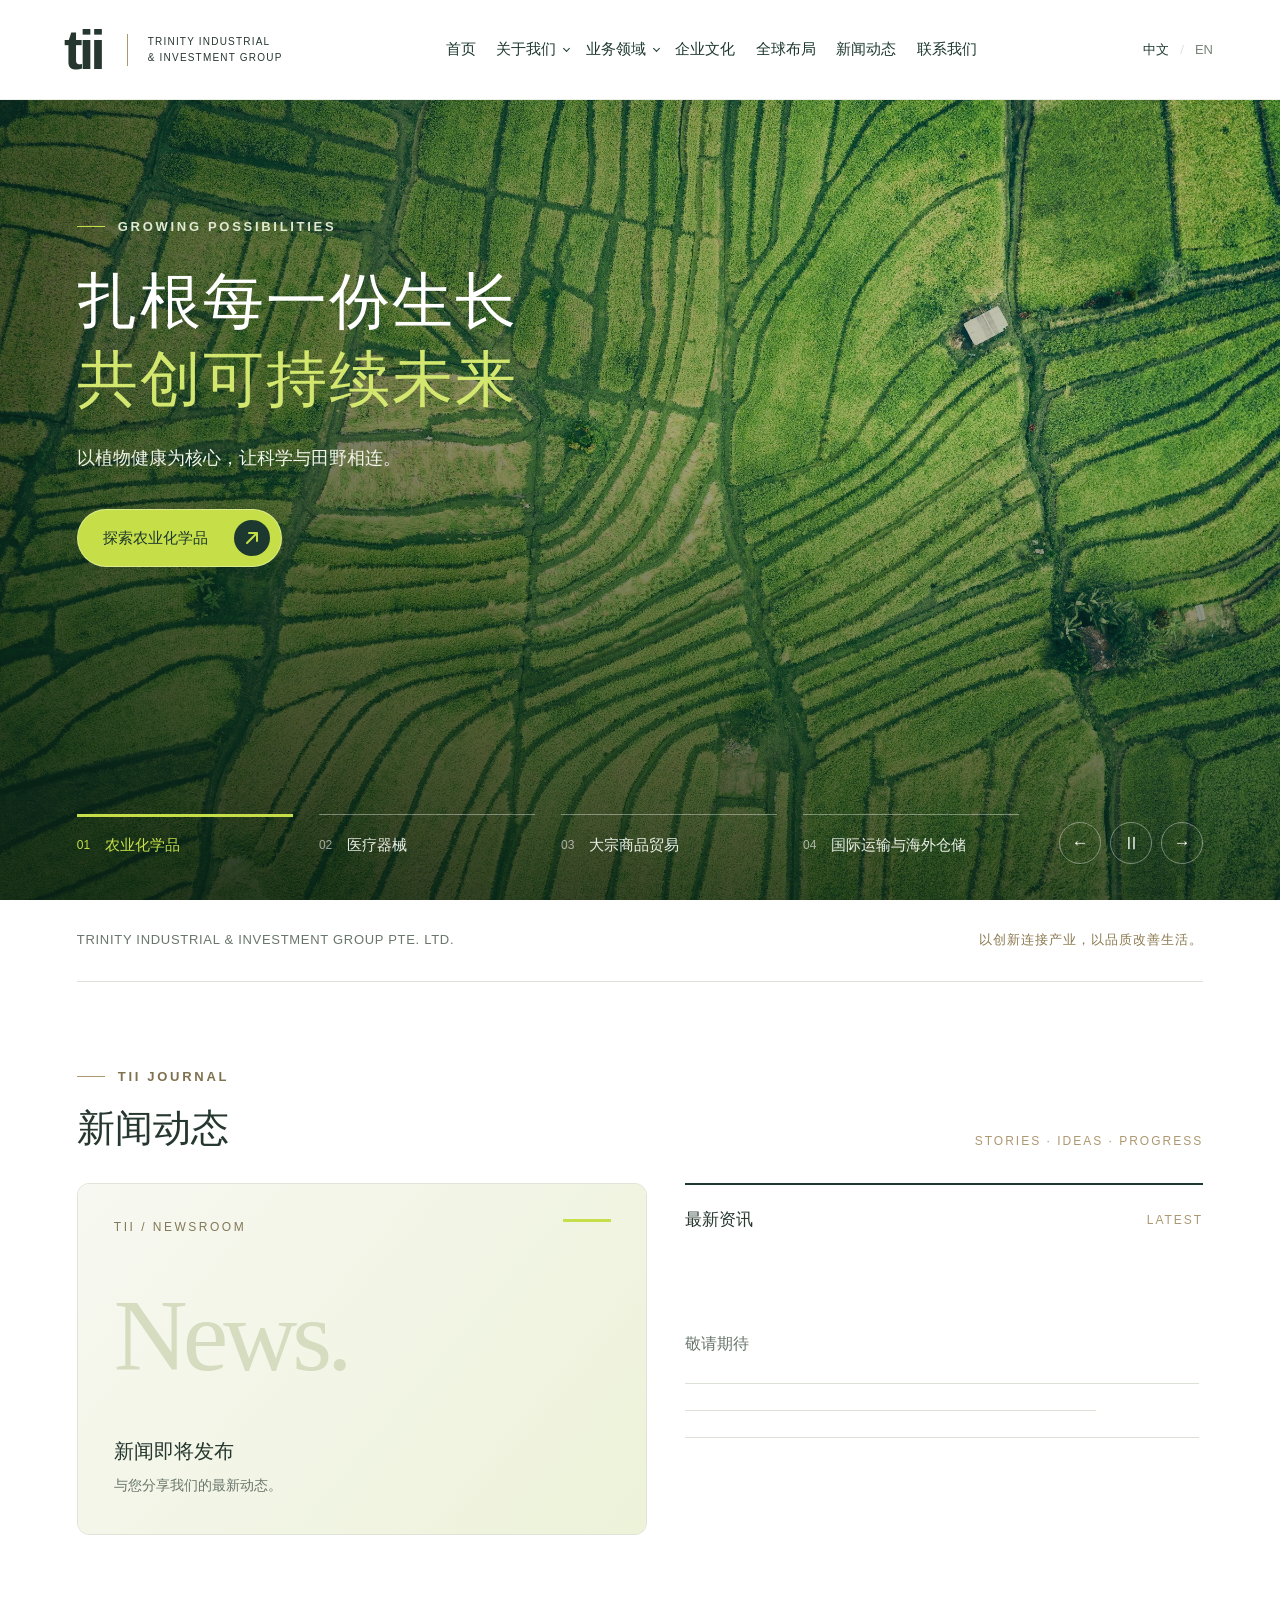
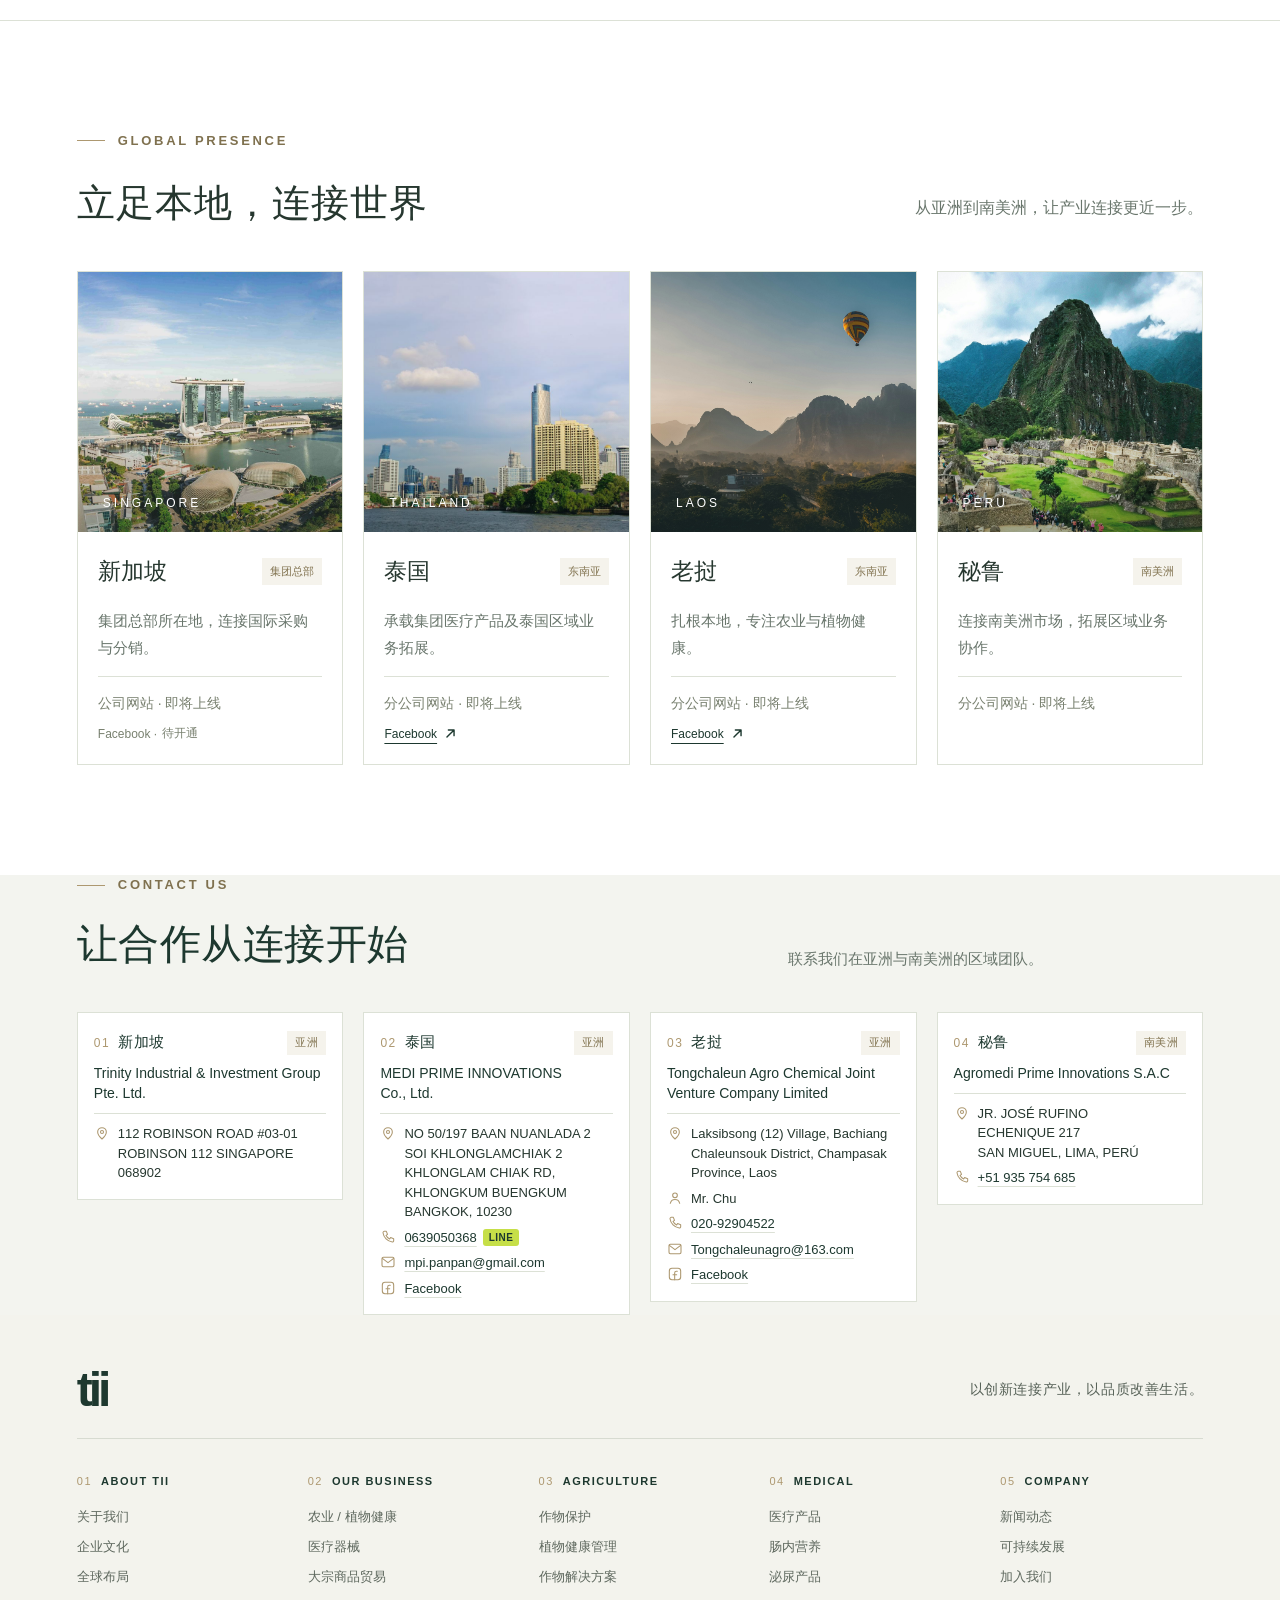
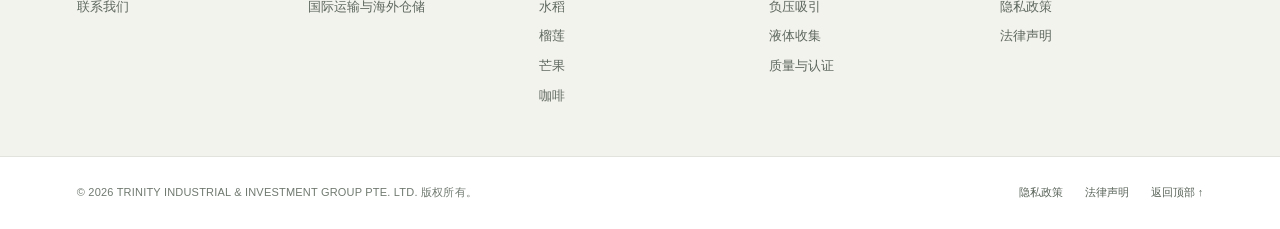
<file: index.html>
<!doctype html>
<html lang="zh-CN"><head><meta charset="utf-8"><meta name="viewport" content="width=device-width,initial-scale=1"><meta name="theme-color" content="#c6df48"><title>tii | 以创新连接产业，以品质改善生活</title><meta name="description" content="TRINITY INDUSTRIAL & INVESTMENT GROUP PTE. LTD. 以新加坡为总部，连接农业、医疗、大宗商品贸易及国际运输与海外仓储业务。"><link rel="icon" type="image/svg+xml" href="./assets/tii-favicon.svg">
<link rel="shortcut icon" type="image/svg+xml" href="./assets/tii-favicon.svg">
<link rel="apple-touch-icon" sizes="180x180" href="./assets/tii-apple-touch-icon.png"><link rel="preload" as="image" href="./assets/agriculture.jpg"><link rel="stylesheet" href="./styles.css?v=20260927b"><script defer src="./app.js?v=20261021-dropdown"></script><link rel="stylesheet" href="./sections.css?v=20260930-offices-v2">
<link rel="stylesheet" href="./contact.css?v=20261021-contact"><script defer src="./content.js"></script><link rel="stylesheet" href="./news.css"><script defer src="./news-data.js"></script><script defer src="./news.js"></script><link rel="stylesheet" href="./navigation-dropdown.css?v=20261021-home-weight"><script defer src="./navigation-dropdown.js?v=20261021-home"></script></head>
<body data-description-zh="TRINITY INDUSTRIAL & INVESTMENT GROUP PTE. LTD. 以新加坡为总部，连接农业、医疗、大宗商品贸易及国际运输与海外仓储业务。" data-description-en="Headquartered in Singapore, TRINITY INDUSTRIAL & INVESTMENT GROUP connects agriculture, medical products, commodity trading and international transportation &amp; overseas warehousing."><a class="skip" href="#main" data-zh="跳至正文" data-en="Skip to content">跳至正文</a>
<header class="site-header"><a class="brand" href="#home" aria-label="tii home"><span class="brand-text">tii</span><span class="brand-name">TRINITY INDUSTRIAL<br>& INVESTMENT GROUP</span></a><nav id="navigation" class="dropdown-navigation" aria-label="主导航"><ul class="dropdown-main"><li><a href="./index.html" data-zh="首页" data-en="Home">首页</a></li><li class="dropdown-branch"><button class="dropdown-toggle" type="button" aria-expanded="false" aria-controls="dropdown-about"><span data-zh="关于我们" data-en="About us">关于我们</span><span class="dropdown-arrow" aria-hidden="true"></span></button><ul class="dropdown-panel" id="dropdown-about" hidden><li><a href="./about.html" data-zh="公司介绍" data-en="About Us">公司介绍</a></li><li><a href="./culture.html" data-zh="企业文化" data-en="Corporate Culture">企业文化</a></li><li><a href="./index.html#global" data-zh="全球布局" data-en="Global Presence">全球布局</a></li><li><a href="./index.html#news" data-zh="新闻动态" data-en="News">新闻动态</a></li><li><a href="./index.html#contact" data-zh="联系我们" data-en="Contact Us">联系我们</a></li></ul></li><li class="dropdown-branch"><button class="dropdown-toggle" type="button" aria-expanded="false" aria-controls="dropdown-business"><span data-zh="业务领域" data-en="Our business">业务领域</span><span class="dropdown-arrow" aria-hidden="true"></span></button><ul class="dropdown-panel" id="dropdown-business" hidden><li class="dropdown-branch"><button class="dropdown-toggle" type="button" aria-expanded="false" aria-controls="dropdown-agriculture"><span data-zh="农业与植物健康" data-en="Agriculture / Plant Health">农业与植物健康</span><span class="dropdown-arrow" aria-hidden="true"></span></button><ul class="dropdown-panel" id="dropdown-agriculture" hidden><li><a href="./agriculture.html#approach" data-zh="植物健康管理" data-en="Plant Health Management">植物健康管理</a></li><li class="dropdown-branch"><div class="dropdown-row"><a href="./agriculture.html#crop-solutions" data-zh="作物解决方案" data-en="Crop Solutions">作物解决方案</a><button class="dropdown-toggle dropdown-toggle--split" type="button" aria-expanded="false" aria-controls="dropdown-crops"><span class="dropdown-sr" data-zh="作物解决方案分类" data-en="Crop Solutions categories">作物解决方案分类</span><span class="dropdown-arrow" aria-hidden="true"></span></button></div><ul class="dropdown-panel" id="dropdown-crops" hidden><li><a href="./coming-soon.html" data-zh="水稻" data-en="Rice">水稻</a></li><li><a href="./coming-soon.html" data-zh="榴莲" data-en="Durian">榴莲</a></li><li><a href="./coming-soon.html" data-zh="芒果" data-en="Mango">芒果</a></li><li><a href="./coming-soon.html" data-zh="咖啡" data-en="Coffee">咖啡</a></li></ul></li></ul></li><li class="dropdown-branch"><button class="dropdown-toggle" type="button" aria-expanded="false" aria-controls="dropdown-medical"><span data-zh="医疗器械" data-en="Medical Devices">医疗器械</span><span class="dropdown-arrow" aria-hidden="true"></span></button><ul class="dropdown-panel" id="dropdown-medical" hidden><li class="dropdown-branch"><div class="dropdown-row"><a href="./medical.html" data-zh="医疗产品" data-en="Medical Products">医疗产品</a><button class="dropdown-toggle dropdown-toggle--split" type="button" aria-expanded="false" aria-controls="dropdown-products"><span class="dropdown-sr" data-zh="医疗产品分类" data-en="Medical Products categories">医疗产品分类</span><span class="dropdown-arrow" aria-hidden="true"></span></button></div><ul class="dropdown-panel" id="dropdown-products" hidden><li><a href="./medical.html#enteral" data-zh="肠内营养" data-en="Enteral Feeding">肠内营养</a></li><li><a href="./medical.html#urology" data-zh="泌尿护理" data-en="Urology">泌尿护理</a></li><li><a href="./medical.html#suction" data-zh="吸引系列" data-en="Suction">吸引系列</a></li><li><a href="./medical.html#collection" data-zh="收集系列" data-en="Collection">收集系列</a></li></ul></li><li><a href="./medical.html#quality" data-zh="质量保障" data-en="Quality">质量保障</a></li></ul></li><li class="dropdown-branch"><button class="dropdown-toggle" type="button" aria-expanded="false" aria-controls="dropdown-trading"><span data-zh="大宗商品贸易" data-en="Commodity Trading">大宗商品贸易</span><span class="dropdown-arrow" aria-hidden="true"></span></button><ul class="dropdown-panel" id="dropdown-trading" hidden><li><a href="./business.html?division=2#business" data-zh="业务概览" data-en="Overview">业务概览</a></li><li><a href="./coming-soon.html" data-zh="敬请期待" data-en="Coming Soon">敬请期待</a></li></ul></li><li class="dropdown-branch"><button class="dropdown-toggle" type="button" aria-expanded="false" aria-controls="dropdown-logistics"><span data-zh="国际运输与海外仓储" data-en="International Transportation &amp; Overseas Warehousing">国际运输与海外仓储</span><span class="dropdown-arrow" aria-hidden="true"></span></button><ul class="dropdown-panel" id="dropdown-logistics" hidden><li><a href="./logistics.html#overview" data-zh="业务概览" data-en="Overview">业务概览</a></li><li><a href="./logistics.html#services" data-zh="货物旅程" data-en="Cargo Journey">货物旅程</a></li></ul></li></ul></li><li><a href="./culture.html" data-zh="企业文化" data-en="Our culture">企业文化</a></li><li><a href="./index.html#global" data-zh="全球布局" data-en="Global presence">全球布局</a></li><li><a href="./index.html#news" data-zh="新闻动态" data-en="News">新闻动态</a></li><li><a href="./index.html#contact" data-zh="联系我们" data-en="Contact">联系我们</a></li></ul></nav><div class="nav-actions"><div class="language" aria-label="Language"><button data-lang="zh" class="active" aria-pressed="true">中文</button><span>/</span><button data-lang="en" aria-pressed="false">EN</button></div><button class="menu-toggle" aria-label="打开菜单" aria-controls="navigation" aria-expanded="false"><span></span><span></span></button></div></header>
<main id="main"><section class="hero" id="home" aria-roledescription="carousel" aria-label="四大业务" tabindex="0"><div class="slides">
<div class="slide active" data-slide="0"><img src="./assets/agriculture.jpg" alt="绿色农田航拍" data-alt-zh="绿色农田航拍" data-alt-en="Aerial view of green agricultural fields" fetchpriority="high" width="2400" height="1799"><div class="hero-content wrap"><p class="eyebrow light">GROWING POSSIBILITIES</p><h1><span data-zh="扎根每一份生长" data-en="Rooted in growth.">扎根每一份生长</span><br><em data-zh="共创可持续未来" data-en="Growing a better future.">共创可持续未来</em></h1><p class="hero-desc" data-zh="以植物健康为核心，让科学与田野相连。" data-en="Putting plant health at the heart of agriculture. Connecting science with the field.">以植物健康为核心，让科学与田野相连。</p><a class="button lime" href="./agriculture.html"><span data-zh="探索农业化学品" data-en="Explore agriculture">探索农业化学品</span>
<span class="button-icon" aria-hidden="true"><svg viewBox="0 0 24 24" focusable="false"><path d="M7 17L17 7M9 7h8v8" fill="none" stroke="currentColor" stroke-width="2" stroke-linecap="round" stroke-linejoin="round"/></svg></span>
</a></div></div>
<div class="slide" data-slide="1" aria-hidden="true" inert><img src="./assets/medical.jpg" alt="医疗科技" data-alt-zh="医疗科技与临床服务示意" data-alt-en="Medical technology and clinical care illustration" width="3000" height="2000"><div class="hero-content wrap"><p class="eyebrow light">CARING FOR LIFE</p><h2><span data-zh="连接专业医疗" data-en="Connecting healthcare.">连接专业医疗</span><br><em data-zh="守护生命品质" data-en="Supporting better care.">守护生命品质</em></h2><p class="hero-desc" data-zh="面向医院、诊所与实验室，提供专业医疗产品。" data-en="Medical products for hospitals, clinics, laboratories and distribution partners.">面向医院、诊所与实验室，提供专业医疗产品。</p><a class="button lime" href="./business.html?division=1#business" data-business="1"><span data-zh="探索医疗器械" data-en="Explore medical devices">探索医疗器械</span>
<span class="button-icon" aria-hidden="true"><svg viewBox="0 0 24 24" focusable="false"><path d="M7 17L17 7M9 7h8v8" fill="none" stroke="currentColor" stroke-width="2" stroke-linecap="round" stroke-linejoin="round"/></svg></span>
</a></div></div>
<div class="slide" data-slide="2" aria-hidden="true" inert><img src="./assets/commodities-hero.jpg" alt="晴空下金色麦田中的成熟麦穗" data-alt-zh="晴空下金色麦田中的成熟麦穗" data-alt-en="Ripe wheat heads in a golden field under a clear sky" width="2400" height="1800"><div class="hero-content wrap"><p class="eyebrow light">VALUE BEYOND BORDERS</p><h2><span data-zh="汇聚优质资源" data-en="Sourcing with purpose.">汇聚优质资源</span><br><em data-zh="连接全球价值" data-en="Connecting global value.">连接全球价值</em></h2><p class="hero-desc" data-zh="立足新加坡，连接亚洲与南美洲的采购与分销。" data-en="Sourcing and distribution across Asia and South America, from our Singapore base.">立足新加坡，连接亚洲与南美洲的采购与分销。</p><a class="button lime" href="./business.html?division=2#business" data-business="2"><span data-zh="探索大宗商品贸易" data-en="Explore commodity trading">探索大宗商品贸易</span>
<span class="button-icon" aria-hidden="true"><svg viewBox="0 0 24 24" focusable="false"><path d="M7 17L17 7M9 7h8v8" fill="none" stroke="currentColor" stroke-width="2" stroke-linecap="round" stroke-linejoin="round"/></svg></span>
</a></div></div>
<div class="slide" data-slide="3" aria-hidden="true" inert><img src="./assets/logistics-hero-hd.jpg" alt="海上集装箱船" data-alt-zh="海上行驶的集装箱船，物流场景配图" data-alt-en="Container ship at sea, illustrative logistics photograph" width="4022" height="2897"><div class="hero-content wrap"><p class="eyebrow light">CLOSER TO YOUR MARKETS</p><h2><span data-zh="跨越距离" data-en="Beyond distance.">跨越距离</span><br><em data-zh="让连接更进一步" data-en="Closer to opportunity.">让连接更进一步</em></h2><p class="hero-desc" data-zh="国际运输与海外仓储协同，让货物更接近客户。" data-en="International transportation and overseas warehousing bring goods closer to customers.">国际运输与海外仓储协同，让货物更接近客户。</p><a class="button lime" href="./logistics.html" data-business="3"><span data-zh="探索国际运输与海外仓储" data-en="Explore International Transportation &amp; Overseas Warehousing">探索国际运输与海外仓储</span>
<span class="button-icon" aria-hidden="true"><svg viewBox="0 0 24 24" focusable="false"><path d="M7 17L17 7M9 7h8v8" fill="none" stroke="currentColor" stroke-width="2" stroke-linecap="round" stroke-linejoin="round"/></svg></span>
</a></div></div></div>
<div class="hero-bottom wrap"><div class="slide-selectors"><button data-go="0" class="active" aria-pressed="true"><small>01</small><span data-zh="农业化学品" data-en="Agriculture">农业化学品</span></button><button data-go="1" aria-pressed="false"><small>02</small><span data-zh="医疗器械" data-en="Medical devices">医疗器械</span></button><button data-go="2" aria-pressed="false"><small>03</small><span data-zh="大宗商品贸易" data-en="Commodity trading">大宗商品贸易</span></button><button data-go="3" aria-pressed="false"><small>04</small><span data-zh="国际运输与海外仓储" data-en="International Transportation &amp; Overseas Warehousing">国际运输与海外仓储</span></button></div><div class="slide-controls"><button id="previous" aria-label="上一张">←</button><button id="pause" aria-label="暂停自动轮播">Ⅱ</button><button id="next" aria-label="下一张">→</button></div></div></section>
<div class="intro-line wrap"><span>TRINITY INDUSTRIAL & INVESTMENT GROUP PTE. LTD.</span><span data-zh="以创新连接产业，以品质改善生活。" data-en="Connecting Innovation, Enriching Life.">以创新连接产业，以品质改善生活。</span></div>
<section id="news" aria-labelledby="news-title"><div class="wrap">
<div class="news-heading"><div><p class="eyebrow">TII JOURNAL</p><h2 id="news-title" data-zh="新闻动态" data-en="News & insights">新闻动态</h2></div><span>STORIES · IDEAS · PROGRESS</span></div>
<div class="news-layout"><div class="news-feature"><div class="news-empty-feature"><span class="news-edition">TII / NEWSROOM</span><div class="news-word" aria-hidden="true">News.</div><div><h3 data-zh="新闻即将发布" data-en="Our next story is on its way">新闻即将发布</h3><p data-zh="与您分享我们的最新动态。" data-en="Stay connected with the latest from tii.">与您分享我们的最新动态。</p></div></div></div>
<div class="news-side"><h3 class="news-side-heading"><span data-zh="最新资讯" data-en="Latest updates">最新资讯</span><span>LATEST</span></h3><div class="news-list"><div class="news-empty-list"><p data-zh="敬请期待" data-en="Coming soon">敬请期待</p><div class="news-reserved-lines" aria-hidden="true"><span></span><span></span><span></span></div></div></div></div></div></div></section>

<!-- CONTENT START -->



<section id="global" class="section global wrap"><div class="section-heading"><div><p class="eyebrow">GLOBAL PRESENCE</p><h2 data-zh="立足本地，连接世界" data-en="Local roots. Global connections.">立足本地，连接世界</h2></div><p data-zh="从亚洲到南美洲，让产业连接更近一步。" data-en="Connecting people, industries and markets across Asia and South America.">从亚洲到南美洲，让产业连接更近一步。</p></div><div class="country-grid">
<article class="country"><div class="country-image"><img src="./assets/singapore.jpg" alt="新加坡滨海湾城市景观" data-alt-zh="新加坡滨海湾城市景观" data-alt-en="Singapore Marina Bay skyline" loading="lazy" class="singapore-image" width="3000" height="860"><span>SINGAPORE</span></div><div class="country-copy"><div class="country-heading"><h3 data-zh="新加坡" data-en="Singapore">新加坡</h3><span data-zh="集团总部" data-en="Group headquarters">集团总部</span></div><p data-zh="集团总部所在地，连接国际采购与分销。" data-en="Our group headquarters, connecting international sourcing and distribution.">集团总部所在地，连接国际采购与分销。</p><div class="country-links"><span class="branch-link" data-branch="singapore"><span data-zh="公司网站 · 即将上线" data-en="Company website · Coming soon">公司网站 · 即将上线</span></span><span class="social-link" data-social="singapore">Facebook · <span data-zh="待开通" data-en="Coming soon">待开通</span></span></div></div></article>
<article class="country"><div class="country-image"><img src="./assets/thailand-bangkok.jpg" alt="曼谷湄南河沿岸城市天际线" data-alt-zh="曼谷湄南河沿岸城市天际线" data-alt-en="Bangkok skyline along the Chao Phraya River" loading="lazy" width="1200" height="702"><span>THAILAND</span></div><div class="country-copy"><div class="country-heading"><h3 data-zh="泰国" data-en="Thailand">泰国</h3><span data-zh="东南亚" data-en="Southeast Asia">东南亚</span></div><p data-zh="承载集团医疗产品及泰国区域业务拓展。" data-en="Supporting the group's medical products and regional business development in Thailand.">承载集团医疗产品及泰国区域业务拓展。</p><div class="country-links"><span class="branch-link" data-branch="thailand"><span data-zh="分公司网站 · 即将上线" data-en="Company website · Coming soon">分公司网站 · 即将上线</span></span><a class="social-link" href="https://www.facebook.com/profile.php?id=61594515683599" target="_blank" rel="noopener noreferrer">Facebook <svg viewBox="0 0 24 24" aria-hidden="true"><path d="M7 17L17 7M9 7h8v8"/></svg></a></div></div></article>
<article class="country"><div class="country-image"><img src="./assets/laos.jpg" alt="老挝万荣山景，国家风光配图" data-alt-zh="老挝万荣山景，国家风光配图" data-alt-en="Mountains of Vang Vieng, Laos; country landscape" loading="lazy" class="" width="3000" height="2000"><span>LAOS</span></div><div class="country-copy"><div class="country-heading"><h3 data-zh="老挝" data-en="Laos">老挝</h3><span data-zh="东南亚" data-en="Southeast Asia">东南亚</span></div><p data-zh="扎根本地，专注农业与植物健康。" data-en="A local presence focused on agriculture and plant health.">扎根本地，专注农业与植物健康。</p><div class="country-links"><span class="branch-link" data-branch="laos"><span data-zh="分公司网站 · 即将上线" data-en="Company website · Coming soon">分公司网站 · 即将上线</span></span><a class="social-link" href="https://www.facebook.com/profile.php?id=61582246384107" target="_blank" rel="noopener noreferrer">Facebook <svg viewBox="0 0 24 24" aria-hidden="true"><path d="M7 17L17 7M9 7h8v8"/></svg></a></div></div></article>
<article class="country"><div class="country-image"><img src="./assets/peru.jpg" alt="秘鲁马丘比丘山景，国家风光配图" data-alt-zh="秘鲁马丘比丘山景，国家风光配图" data-alt-en="Machu Picchu, Peru; country landscape" loading="lazy" class="" width="3000" height="1691"><span>PERU</span></div><div class="country-copy"><div class="country-heading"><h3 data-zh="秘鲁" data-en="Peru">秘鲁</h3><span data-zh="南美洲" data-en="South America">南美洲</span></div><p data-zh="连接南美洲市场，拓展区域业务协作。" data-en="Connecting with South American markets and regional business opportunities.">连接南美洲市场，拓展区域业务协作。</p><div class="country-links"><span class="branch-link" data-branch="peru"><span data-zh="分公司网站 · 即将上线" data-en="Company website · Coming soon">分公司网站 · 即将上线</span></span></div></div></article>
</div></section>
<section id="contact" class="offices" aria-labelledby="contact-heading">
<div class="wrap">
<header class="offices-header">
<div><p class="eyebrow">CONTACT US</p><h2 id="contact-heading" data-zh="让合作从连接开始" data-en="Let Collaboration Begin with Connection">让合作从连接开始</h2></div>
<p class="offices-intro" data-zh="联系我们在亚洲与南美洲的区域团队。" data-en="Connect with our regional teams across Asia and South America.">联系我们在亚洲与南美洲的区域团队。</p>
</header>
<div class="offices-grid">
<article class="office-card" aria-labelledby="office-sg">
<div class="office-head"><span class="office-number" aria-hidden="true">01</span><span class="office-country" data-zh="新加坡" data-en="Singapore">新加坡</span><span class="office-region" data-zh="亚洲" data-en="Asia">亚洲</span></div>
<h3 id="office-sg">Trinity Industrial &amp; Investment Group Pte. Ltd.</h3>
<ul class="office-rows">
<li class="office-row"><svg viewBox="0 0 24 24" aria-hidden="true" focusable="false"><path d="M12 21s-6.5-5.6-6.5-10.5a6.5 6.5 0 0 1 13 0C18.5 15.4 12 21 12 21z"/><circle cx="12" cy="10.5" r="2.3"/></svg><div class="office-value"><span class="office-sr" data-zh="地址" data-en="Address">地址</span><address>112 ROBINSON ROAD #03-01<br>ROBINSON 112 SINGAPORE 068902</address></div></li>
</ul>
</article>
<article class="office-card" aria-labelledby="office-th">
<div class="office-head"><span class="office-number" aria-hidden="true">02</span><span class="office-country" data-zh="泰国" data-en="Thailand">泰国</span><span class="office-region" data-zh="亚洲" data-en="Asia">亚洲</span></div>
<h3 id="office-th">MEDI PRIME INNOVATIONS Co., Ltd.</h3>
<ul class="office-rows">
<li class="office-row"><svg viewBox="0 0 24 24" aria-hidden="true" focusable="false"><path d="M12 21s-6.5-5.6-6.5-10.5a6.5 6.5 0 0 1 13 0C18.5 15.4 12 21 12 21z"/><circle cx="12" cy="10.5" r="2.3"/></svg><div class="office-value"><span class="office-sr" data-zh="地址" data-en="Address">地址</span><address class="office-address-long">NO 50/197 BAAN NUANLADA 2 SOI KHLONGLAMCHIAK 2 KHLONGLAM CHIAK RD, KHLONGKUM BUENGKUM BANGKOK, 10230</address></div></li>
<li class="office-row"><svg viewBox="0 0 24 24" aria-hidden="true" focusable="false"><path d="M6.5 3.5h3l1.8 4.6-2.3 1.4a10.5 10.5 0 0 0 5.5 5.5l1.4-2.3 4.6 1.8v3a2 2 0 0 1-2.1 2A16 16 0 0 1 4.5 5.6a2 2 0 0 1 2-2.1z"/></svg><div class="office-value"><span class="office-sr" data-zh="电话（LINE）" data-en="Phone (LINE)">电话（LINE）</span><a href="tel:0639050368">0639050368</a><span class="office-badge" aria-hidden="true">LINE</span></div></li>
<li class="office-row"><svg viewBox="0 0 24 24" aria-hidden="true" focusable="false"><rect x="3" y="5" width="18" height="14" rx="2"/><path d="m3.5 6.5 8.5 6.5 8.5-6.5"/></svg><div class="office-value"><span class="office-sr" data-zh="邮箱" data-en="Email">邮箱</span><a href="mailto:mpi.panpan@gmail.com">mpi.panpan@gmail.com</a></div></li>
<li class="office-row"><svg viewBox="0 0 24 24" aria-hidden="true" focusable="false"><rect x="3.5" y="3.5" width="17" height="17" rx="4"/><path d="M15.5 8H14a2.5 2.5 0 0 0-2.5 2.5V20.5M9 13h5.5"/></svg><div class="office-value"><a href="https://www.facebook.com/profile.php?id=61594515683599" target="_blank" rel="noopener">Facebook<span class="office-sr" data-zh="（在新窗口打开）" data-en="(opens in a new window)">（在新窗口打开）</span></a></div></li>
</ul>
</article>
<article class="office-card" aria-labelledby="office-la">
<div class="office-head"><span class="office-number" aria-hidden="true">03</span><span class="office-country" data-zh="老挝" data-en="Laos">老挝</span><span class="office-region" data-zh="亚洲" data-en="Asia">亚洲</span></div>
<h3 id="office-la">Tongchaleun Agro Chemical Joint Venture Company Limited</h3>
<ul class="office-rows">
<li class="office-row"><svg viewBox="0 0 24 24" aria-hidden="true" focusable="false"><path d="M12 21s-6.5-5.6-6.5-10.5a6.5 6.5 0 0 1 13 0C18.5 15.4 12 21 12 21z"/><circle cx="12" cy="10.5" r="2.3"/></svg><div class="office-value"><span class="office-sr" data-zh="地址" data-en="Address">地址</span><address>Laksibsong (12) Village, Bachiang Chaleunsouk District, Champasak Province, Laos</address></div></li>
<li class="office-row"><svg viewBox="0 0 24 24" aria-hidden="true" focusable="false"><circle cx="12" cy="8" r="3.5"/><path d="M5 20c.8-3.8 3.6-5.8 7-5.8s6.2 2 7 5.8"/></svg><div class="office-value"><span class="office-sr" data-zh="联系人" data-en="Contact">联系人</span>Mr. Chu</div></li>
<li class="office-row"><svg viewBox="0 0 24 24" aria-hidden="true" focusable="false"><path d="M6.5 3.5h3l1.8 4.6-2.3 1.4a10.5 10.5 0 0 0 5.5 5.5l1.4-2.3 4.6 1.8v3a2 2 0 0 1-2.1 2A16 16 0 0 1 4.5 5.6a2 2 0 0 1 2-2.1z"/></svg><div class="office-value"><span class="office-sr" data-zh="电话" data-en="Phone">电话</span><a href="tel:02092904522">020-92904522</a></div></li>
<li class="office-row"><svg viewBox="0 0 24 24" aria-hidden="true" focusable="false"><rect x="3" y="5" width="18" height="14" rx="2"/><path d="m3.5 6.5 8.5 6.5 8.5-6.5"/></svg><div class="office-value"><span class="office-sr" data-zh="邮箱" data-en="Email">邮箱</span><a href="mailto:Tongchaleunagro@163.com">Tongchaleunagro@163.com</a></div></li>
<li class="office-row"><svg viewBox="0 0 24 24" aria-hidden="true" focusable="false"><rect x="3.5" y="3.5" width="17" height="17" rx="4"/><path d="M15.5 8H14a2.5 2.5 0 0 0-2.5 2.5V20.5M9 13h5.5"/></svg><div class="office-value"><a href="https://www.facebook.com/profile.php?id=61582246384107" target="_blank" rel="noopener">Facebook<span class="office-sr" data-zh="（在新窗口打开）" data-en="(opens in a new window)">（在新窗口打开）</span></a></div></li>
</ul>
</article>
<article class="office-card" aria-labelledby="office-pe">
<div class="office-head"><span class="office-number" aria-hidden="true">04</span><span class="office-country" data-zh="秘鲁" data-en="Peru">秘鲁</span><span class="office-region" data-zh="南美洲" data-en="South America">南美洲</span></div>
<h3 id="office-pe">Agromedi Prime Innovations S.A.C</h3>
<ul class="office-rows">
<li class="office-row"><svg viewBox="0 0 24 24" aria-hidden="true" focusable="false"><path d="M12 21s-6.5-5.6-6.5-10.5a6.5 6.5 0 0 1 13 0C18.5 15.4 12 21 12 21z"/><circle cx="12" cy="10.5" r="2.3"/></svg><div class="office-value"><span class="office-sr" data-zh="地址" data-en="Address">地址</span><address>JR. JOSÉ RUFINO ECHENIQUE 217<br>SAN MIGUEL, LIMA, PERÚ</address></div></li>
<li class="office-row"><svg viewBox="0 0 24 24" aria-hidden="true" focusable="false"><path d="M6.5 3.5h3l1.8 4.6-2.3 1.4a10.5 10.5 0 0 0 5.5 5.5l1.4-2.3 4.6 1.8v3a2 2 0 0 1-2.1 2A16 16 0 0 1 4.5 5.6a2 2 0 0 1 2-2.1z"/></svg><div class="office-value"><span class="office-sr" data-zh="电话" data-en="Phone">电话</span><a href="tel:+51935754685">+51 935 754 685</a></div></li>
</ul>
</article>
</div>
</div>
</section>
<!-- CONTENT END -->
</main><dialog id="news-dialog" class="news-dialog" aria-label="新闻详情"><div class="news-dialog-top"><span>TII JOURNAL</span><button type="button" class="news-close" aria-label="关闭新闻">×</button></div><article class="news-article"></article></dialog>
<footer class="home-footer">
<div class="footer-navigation"><div class="wrap">
<div class="footer-brand"><a class="footer-brandmark" href="#home" aria-label="tii home">tii</a><p data-zh="以创新连接产业，以品质改善生活。" data-en="Connecting Innovation, Enriching Life.">以创新连接产业，以品质改善生活。</p></div>
<nav class="footer-columns" aria-label="Footer navigation">
<section class="footer-group"><h2><span>01</span> ABOUT TII</h2><ul><li><a href="./about.html" data-zh="关于我们" data-en="About Us">关于我们</a></li><li><a href="./culture.html" data-zh="企业文化" data-en="Corporate Culture">企业文化</a></li><li><a href="#global" data-zh="全球布局" data-en="Global Presence">全球布局</a></li><li><a href="#contact" data-zh="联系我们" data-en="Contact Us">联系我们</a></li></ul></section>
<section class="footer-group"><h2><span>02</span> OUR BUSINESS</h2><ul><li><a href="./agriculture.html" data-zh="农业 / 植物健康" data-en="Agriculture / Plant Health">农业 / 植物健康</a></li><li><a href="./medical.html" data-zh="医疗器械" data-en="Medical Devices">医疗器械</a></li><li><a href="./business.html?division=2#business" data-zh="大宗商品贸易" data-en="Commodity Trading">大宗商品贸易</a></li><li><a href="./logistics.html" data-zh="国际运输与海外仓储" data-en="International Transportation &amp; Overseas Warehousing">国际运输与海外仓储</a></li></ul></section>
<section class="footer-group"><h2><span>03</span> AGRICULTURE</h2><ul><li><a href="./agriculture.html#products-title" data-zh="作物保护" data-en="Crop Protection">作物保护</a></li><li><a href="./agriculture.html#approach" data-zh="植物健康管理" data-en="Plant Health Management">植物健康管理</a></li><li><a href="./agriculture.html#crop-solutions" data-zh="作物解决方案" data-en="Crop Solutions">作物解决方案</a></li><li><a href="./coming-soon.html?section=rice" data-zh="水稻" data-en="Rice">水稻</a></li><li><a href="./coming-soon.html?section=durian" data-zh="榴莲" data-en="Durian">榴莲</a></li><li><a href="./coming-soon.html?section=mango" data-zh="芒果" data-en="Mango">芒果</a></li><li><a href="./coming-soon.html?section=coffee" data-zh="咖啡" data-en="Coffee">咖啡</a></li></ul></section>
<section class="footer-group"><h2><span>04</span> MEDICAL</h2><ul><li><a href="./medical.html" data-zh="医疗产品" data-en="Medical Products">医疗产品</a></li><li><a href="./medical.html#enteral" data-zh="肠内营养" data-en="Enteral Feeding">肠内营养</a></li><li><a href="./medical.html#urology" data-zh="泌尿产品" data-en="Urology">泌尿产品</a></li><li><a href="./medical.html#suction" data-zh="负压吸引" data-en="Suction">负压吸引</a></li><li><a href="./medical.html#collection" data-zh="液体收集" data-en="Collection">液体收集</a></li><li><a href="./medical.html#quality" data-zh="质量与认证" data-en="Quality">质量与认证</a></li></ul></section>
<section class="footer-group"><h2><span>05</span> COMPANY</h2><ul><li><a href="#news" data-zh="新闻动态" data-en="News">新闻动态</a></li><li><a href="./coming-soon.html?section=sustainability" data-zh="可持续发展" data-en="Sustainability">可持续发展</a></li><li><a href="./coming-soon.html?section=careers" data-zh="加入我们" data-en="Careers">加入我们</a></li><li><a href="./coming-soon.html?section=privacy" data-zh="隐私政策" data-en="Privacy Policy">隐私政策</a></li><li><a href="./coming-soon.html?section=legal" data-zh="法律声明" data-en="Legal Notice">法律声明</a></li></ul></section>
</nav>
</div></div>
<div class="legal-bar"><div class="wrap"><p>© <span id="year">2026</span> TRINITY INDUSTRIAL &amp; INVESTMENT GROUP PTE. LTD. <span data-zh="版权所有。" data-en="All Rights Reserved.">版权所有。</span></p><nav aria-label="Legal navigation"><a href="./coming-soon.html?section=privacy" data-zh="隐私政策" data-en="Privacy Policy">隐私政策</a><a href="./coming-soon.html?section=legal" data-zh="法律声明" data-en="Legal Notice">法律声明</a><a href="#home" data-zh="返回顶部 ↑" data-en="Back to top ↑">返回顶部 ↑</a></nav></div></div>
</footer></body></html>
</file>
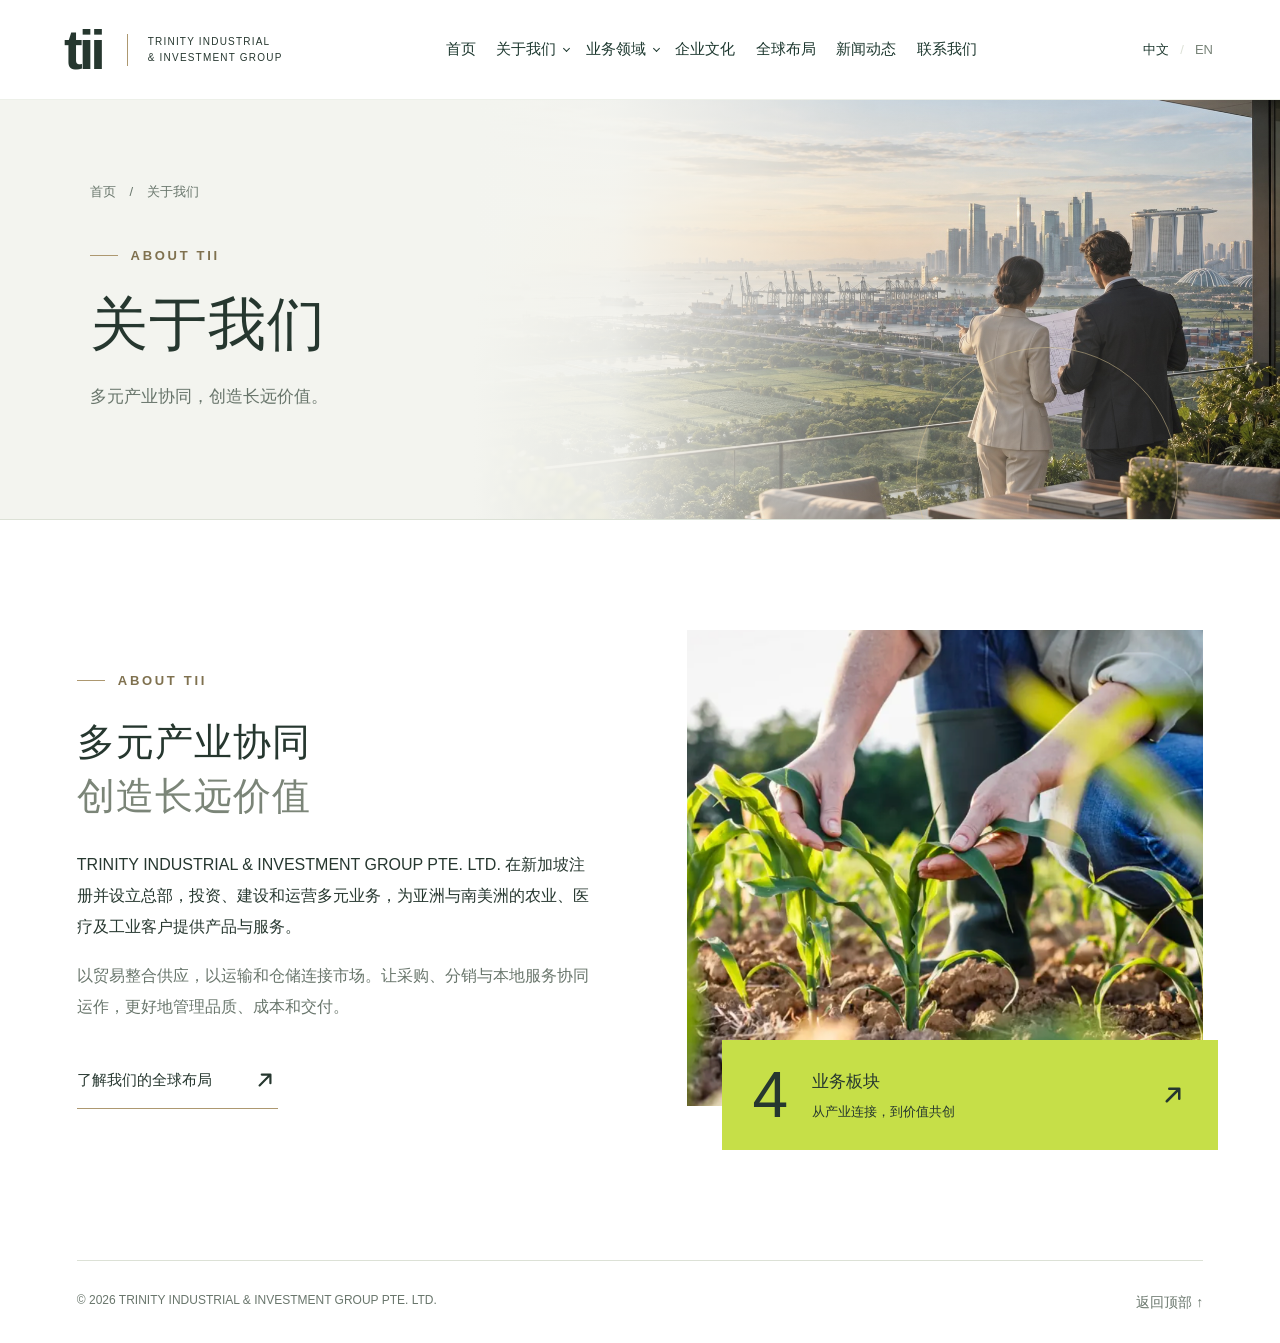
<file: about.html>
<!doctype html>
<html lang="zh-CN"><head><meta charset="utf-8"><meta name="viewport" content="width=device-width,initial-scale=1"><meta name="theme-color" content="#c6df48"><title>关于我们 | tii</title><meta name="description" content="了解 TII：一家立足新加坡、服务亚洲与南美洲客户的多元产业投资与运营集团。"><link rel="icon" type="image/svg+xml" href="./assets/tii-favicon.svg">
<link rel="shortcut icon" type="image/svg+xml" href="./assets/tii-favicon.svg">
<link rel="apple-touch-icon" sizes="180x180" href="./assets/tii-apple-touch-icon.png"><link rel="stylesheet" href="./styles.css?v=20260927b"><script defer src="./app.js?v=20261021-dropdown"></script><link rel="stylesheet" href="./sections.css"><script defer src="./content.js"></script><link rel="stylesheet" href="./news.css">
<link rel="stylesheet" href="./subpages.css?v=20260927b"><link rel="stylesheet" href="./navigation-dropdown.css?v=20261021-home-weight"><script defer src="./navigation-dropdown.js?v=20261021-home"></script></head>
<body class="subpage" data-title-zh="关于我们 | tii" data-title-en="About us | tii" data-description-zh="了解 TII：一家立足新加坡、服务亚洲与南美洲客户的多元产业投资与运营集团。" data-description-en="Learn about TII, a Singapore-based group investing in and operating businesses serving customers across Asia and South America."><a class="skip" href="#main" data-zh="跳至正文" data-en="Skip to content">跳至正文</a>
<header class="site-header"><a class="brand" href="./index.html#home" aria-label="tii home"><span class="brand-text">tii</span><span class="brand-name">TRINITY INDUSTRIAL<br>& INVESTMENT GROUP</span></a><nav id="navigation" class="dropdown-navigation" aria-label="主导航"><ul class="dropdown-main"><li><a href="./index.html" data-zh="首页" data-en="Home">首页</a></li><li class="dropdown-branch"><button class="dropdown-toggle" type="button" aria-expanded="false" aria-controls="dropdown-about"><span data-zh="关于我们" data-en="About us">关于我们</span><span class="dropdown-arrow" aria-hidden="true"></span></button><ul class="dropdown-panel" id="dropdown-about" hidden><li><a href="./about.html" data-zh="公司介绍" data-en="About Us">公司介绍</a></li><li><a href="./culture.html" data-zh="企业文化" data-en="Corporate Culture">企业文化</a></li><li><a href="./index.html#global" data-zh="全球布局" data-en="Global Presence">全球布局</a></li><li><a href="./index.html#news" data-zh="新闻动态" data-en="News">新闻动态</a></li><li><a href="./index.html#contact" data-zh="联系我们" data-en="Contact Us">联系我们</a></li></ul></li><li class="dropdown-branch"><button class="dropdown-toggle" type="button" aria-expanded="false" aria-controls="dropdown-business"><span data-zh="业务领域" data-en="Our business">业务领域</span><span class="dropdown-arrow" aria-hidden="true"></span></button><ul class="dropdown-panel" id="dropdown-business" hidden><li class="dropdown-branch"><button class="dropdown-toggle" type="button" aria-expanded="false" aria-controls="dropdown-agriculture"><span data-zh="农业与植物健康" data-en="Agriculture / Plant Health">农业与植物健康</span><span class="dropdown-arrow" aria-hidden="true"></span></button><ul class="dropdown-panel" id="dropdown-agriculture" hidden><li><a href="./agriculture.html#approach" data-zh="植物健康管理" data-en="Plant Health Management">植物健康管理</a></li><li class="dropdown-branch"><div class="dropdown-row"><a href="./agriculture.html#crop-solutions" data-zh="作物解决方案" data-en="Crop Solutions">作物解决方案</a><button class="dropdown-toggle dropdown-toggle--split" type="button" aria-expanded="false" aria-controls="dropdown-crops"><span class="dropdown-sr" data-zh="作物解决方案分类" data-en="Crop Solutions categories">作物解决方案分类</span><span class="dropdown-arrow" aria-hidden="true"></span></button></div><ul class="dropdown-panel" id="dropdown-crops" hidden><li><a href="./coming-soon.html" data-zh="水稻" data-en="Rice">水稻</a></li><li><a href="./coming-soon.html" data-zh="榴莲" data-en="Durian">榴莲</a></li><li><a href="./coming-soon.html" data-zh="芒果" data-en="Mango">芒果</a></li><li><a href="./coming-soon.html" data-zh="咖啡" data-en="Coffee">咖啡</a></li></ul></li></ul></li><li class="dropdown-branch"><button class="dropdown-toggle" type="button" aria-expanded="false" aria-controls="dropdown-medical"><span data-zh="医疗器械" data-en="Medical Devices">医疗器械</span><span class="dropdown-arrow" aria-hidden="true"></span></button><ul class="dropdown-panel" id="dropdown-medical" hidden><li class="dropdown-branch"><div class="dropdown-row"><a href="./medical.html" data-zh="医疗产品" data-en="Medical Products">医疗产品</a><button class="dropdown-toggle dropdown-toggle--split" type="button" aria-expanded="false" aria-controls="dropdown-products"><span class="dropdown-sr" data-zh="医疗产品分类" data-en="Medical Products categories">医疗产品分类</span><span class="dropdown-arrow" aria-hidden="true"></span></button></div><ul class="dropdown-panel" id="dropdown-products" hidden><li><a href="./medical.html#enteral" data-zh="肠内营养" data-en="Enteral Feeding">肠内营养</a></li><li><a href="./medical.html#urology" data-zh="泌尿护理" data-en="Urology">泌尿护理</a></li><li><a href="./medical.html#suction" data-zh="吸引系列" data-en="Suction">吸引系列</a></li><li><a href="./medical.html#collection" data-zh="收集系列" data-en="Collection">收集系列</a></li></ul></li><li><a href="./medical.html#quality" data-zh="质量保障" data-en="Quality">质量保障</a></li></ul></li><li class="dropdown-branch"><button class="dropdown-toggle" type="button" aria-expanded="false" aria-controls="dropdown-trading"><span data-zh="大宗商品贸易" data-en="Commodity Trading">大宗商品贸易</span><span class="dropdown-arrow" aria-hidden="true"></span></button><ul class="dropdown-panel" id="dropdown-trading" hidden><li><a href="./business.html?division=2#business" data-zh="业务概览" data-en="Overview">业务概览</a></li><li><a href="./coming-soon.html" data-zh="敬请期待" data-en="Coming Soon">敬请期待</a></li></ul></li><li class="dropdown-branch"><button class="dropdown-toggle" type="button" aria-expanded="false" aria-controls="dropdown-logistics"><span data-zh="国际运输与海外仓储" data-en="International Transportation &amp; Overseas Warehousing">国际运输与海外仓储</span><span class="dropdown-arrow" aria-hidden="true"></span></button><ul class="dropdown-panel" id="dropdown-logistics" hidden><li><a href="./logistics.html#overview" data-zh="业务概览" data-en="Overview">业务概览</a></li><li><a href="./logistics.html#services" data-zh="货物旅程" data-en="Cargo Journey">货物旅程</a></li></ul></li></ul></li><li><a href="./culture.html" data-zh="企业文化" data-en="Our culture">企业文化</a></li><li><a href="./index.html#global" data-zh="全球布局" data-en="Global presence">全球布局</a></li><li><a href="./index.html#news" data-zh="新闻动态" data-en="News">新闻动态</a></li><li><a href="./index.html#contact" data-zh="联系我们" data-en="Contact">联系我们</a></li></ul></nav><div class="nav-actions"><div class="language" aria-label="Language"><button data-lang="zh" class="active" aria-pressed="true">中文</button><span>/</span><button data-lang="en" aria-pressed="false">EN</button></div><button class="menu-toggle" aria-label="打开菜单" aria-controls="navigation" aria-expanded="false"><span></span><span></span></button></div></header>
<main id="main">
<div class="page-intro">
<img class="page-intro-image" src="./assets/about-hero.jpg" alt="新加坡城市、港口与农业景观相连，团队规划跨区域业务" data-alt-zh="新加坡城市、港口与农业景观相连，团队规划跨区域业务" data-alt-en="A team planning cross-regional business overlooking Singapore, its port and agricultural landscape" width="1672" height="941">
<div class="wrap"><div class="breadcrumbs"><a href="./index.html" data-zh="首页" data-en="Home">首页</a><span aria-hidden="true">/</span><span data-zh="关于我们" data-en="About us">关于我们</span></div><p class="eyebrow">ABOUT TII</p><h1 data-zh="关于我们" data-en="About us">关于我们</h1><p class="page-description" data-zh="多元产业协同，创造长远价值。" data-en="Connected industries. Lasting value.">多元产业协同，创造长远价值。</p></div></div><section id="about" class="section about wrap"><div class="about-copy"><p class="eyebrow">ABOUT TII</p><h2><span data-zh="多元产业协同" data-en="Diverse industries.">多元产业协同</span><br><span class="muted-title" data-zh="创造长远价值" data-en="Lasting value.">创造长远价值</span></h2><p class="body-copy" data-zh="TRINITY INDUSTRIAL & INVESTMENT GROUP PTE. LTD. 在新加坡注册并设立总部，投资、建设和运营多元业务，为亚洲与南美洲的农业、医疗及工业客户提供产品与服务。" data-en="TRINITY INDUSTRIAL & INVESTMENT GROUP PTE. LTD. is incorporated and headquartered in Singapore. We invest in, build and operate businesses serving agricultural, healthcare and industrial customers across Asia and South America.">TRINITY INDUSTRIAL & INVESTMENT GROUP PTE. LTD. 在新加坡注册并设立总部，投资、建设和运营多元业务，为亚洲与南美洲的农业、医疗及工业客户提供产品与服务。</p><p class="body-copy secondary" data-zh="以贸易整合供应，以运输和仓储连接市场。让采购、分销与本地服务协同运作，更好地管理品质、成本和交付。" data-en="Trading secures supply for our distribution businesses. Transportation and warehousing connect markets, giving us greater control over quality, costs and delivery schedules.">以贸易整合供应，以运输和仓储连接市场。让采购、分销与本地服务协同运作，更好地管理品质、成本和交付。</p><a class="text-link" href="./index.html#global"><span data-zh="了解我们的全球布局" data-en="Discover our global presence">了解我们的全球布局</span>
<span class="text-link-icon" aria-hidden="true"><svg viewBox="0 0 24 24" focusable="false"><path d="M7 17L17 7M9 7h8v8" fill="none" stroke="currentColor" stroke-width="2" stroke-linecap="round" stroke-linejoin="round"/></svg></span>
</a></div><div class="about-visual"><img src="./assets/farmer.png" alt="农户查看田间作物" data-alt-zh="农户查看田间作物" data-alt-en="A farmer checking crops in the field" loading="lazy" width="1222" height="798"><div class="about-caption"><strong>4</strong><div><b data-zh="业务板块" data-en="Business divisions">业务板块</b><span data-zh="从产业连接，到价值共创" data-en="Connected industries. Shared value.">从产业连接，到价值共创</span></div><span class="caption-symbol" aria-hidden="true"><svg viewBox="0 0 24 24" focusable="false"><path d="M7 17L17 7M9 7h8v8" fill="none" stroke="currentColor" stroke-width="2" stroke-linecap="round" stroke-linejoin="round"/></svg></span></div></div></section></main><footer class="site-footer wrap"><span>© <span id="year">2026</span> TRINITY INDUSTRIAL & INVESTMENT GROUP PTE. LTD.</span><a href="#main" data-zh="返回顶部 ↑" data-en="Back to top ↑">返回顶部 ↑</a></footer></body></html>
</file>
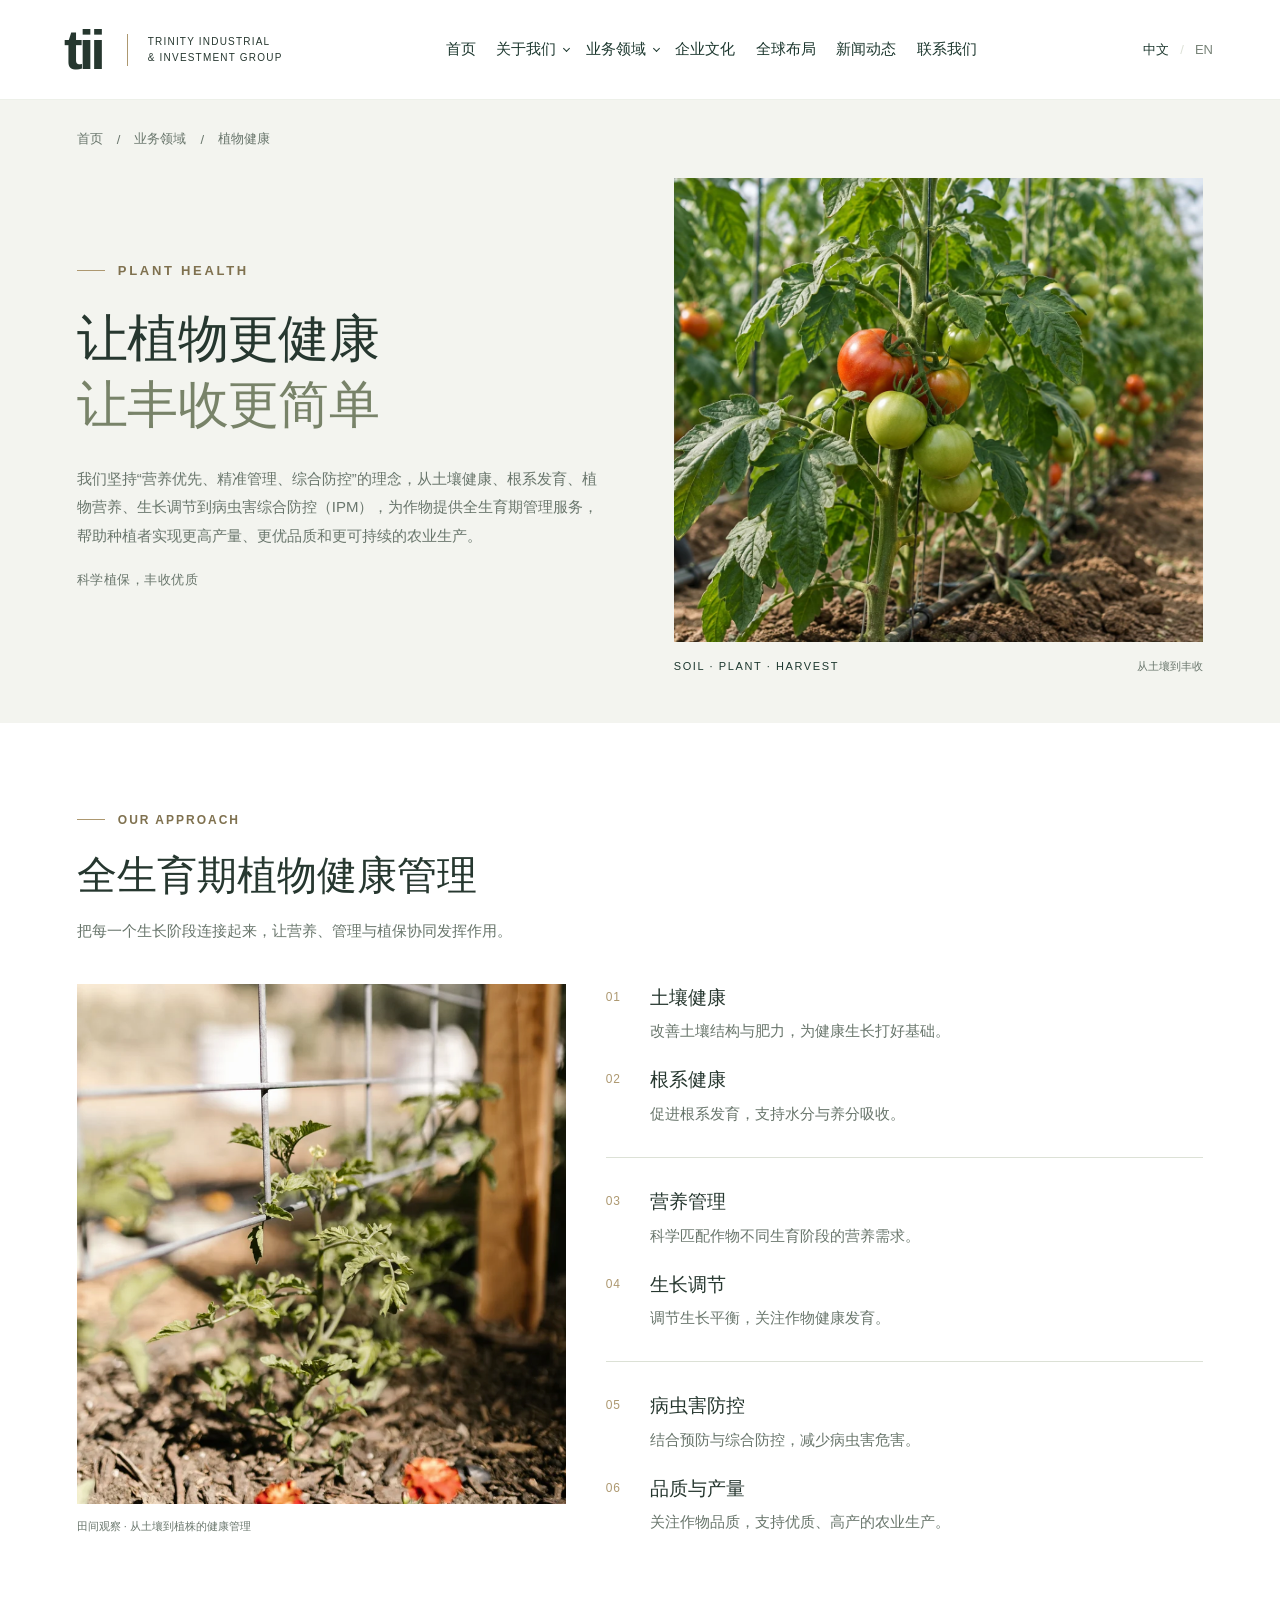
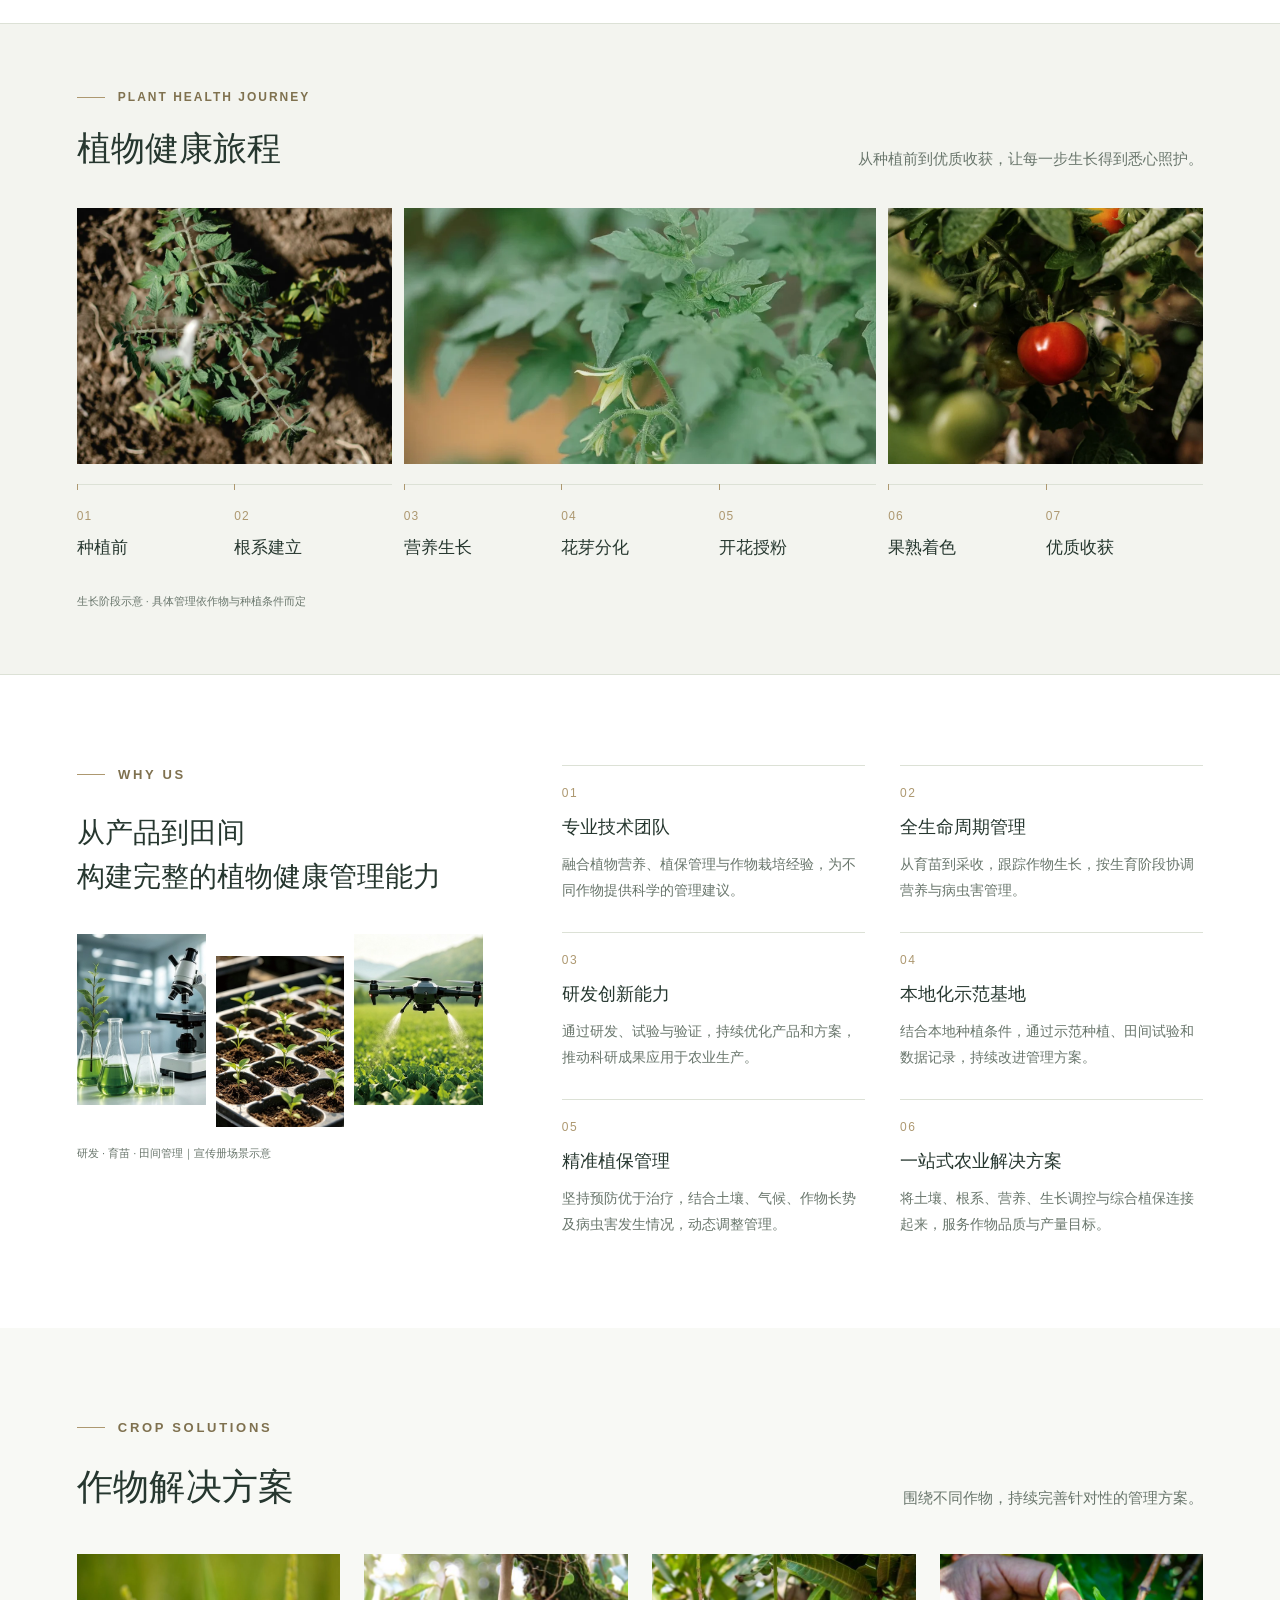
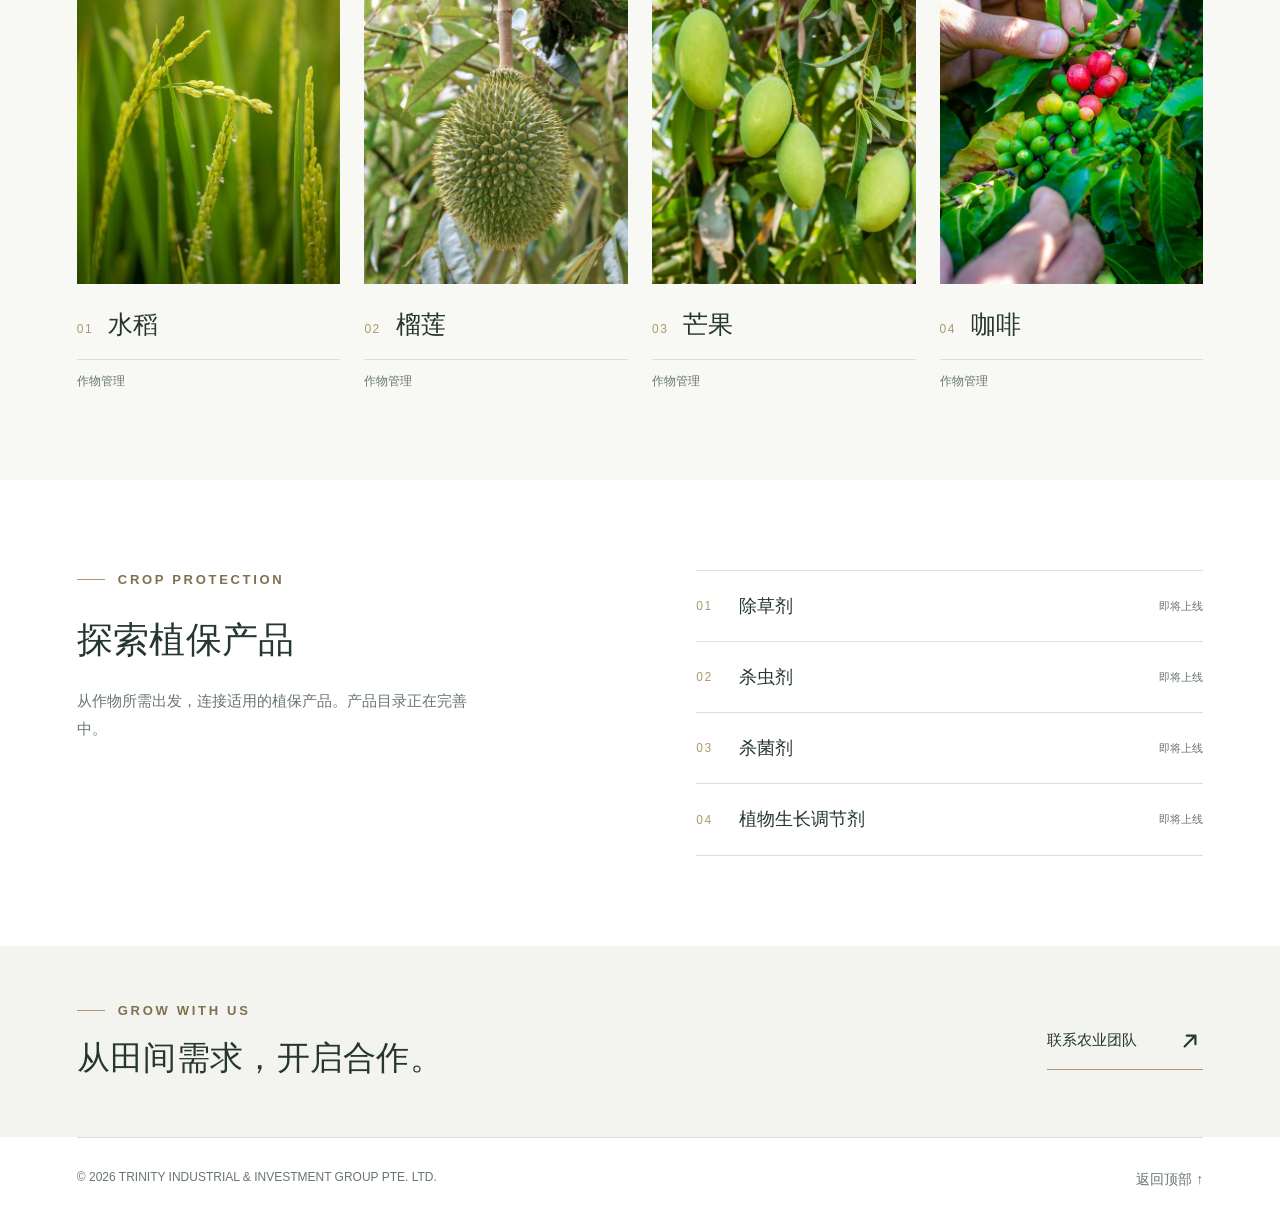
<file: agriculture.html>
<!doctype html>
<html lang="zh-CN">
<head>
  <meta charset="utf-8">
  <meta name="viewport" content="width=device-width,initial-scale=1">
  <meta name="theme-color" content="#c6df48">
  <title>农业与植物健康管理 | tii</title>
  <meta name="description" content="TII 植物健康管理：围绕土壤、根系、营养、生长调节与病虫害综合防控，提供全生育期作物管理服务。">
  <link rel="canonical" href="https://www.tiigroup.sg/agriculture.html">
  <link rel="icon" type="image/svg+xml" href="./assets/tii-favicon.svg">
  <link rel="shortcut icon" type="image/svg+xml" href="./assets/tii-favicon.svg">
  <link rel="apple-touch-icon" sizes="180x180" href="./assets/tii-apple-touch-icon.png">
  <link rel="stylesheet" href="./styles.css?v=20260927b">
  <link rel="stylesheet" href="./subpages.css?v=20260927b">
  <link rel="stylesheet" href="./agriculture.css?v=20261016-approach-balance">
  <script defer src="./app.js?v=20261021-dropdown"></script>
<link rel="stylesheet" href="./navigation-dropdown.css?v=20261021-home-weight"><script defer src="./navigation-dropdown.js?v=20261021-home"></script></head>
<body class="subpage agriculture-page" data-title-zh="农业与植物健康管理 | tii" data-title-en="Agriculture &amp; Plant Health | tii" data-description-zh="TII 植物健康管理：围绕土壤、根系、营养、生长调节与病虫害综合防控，提供全生育期作物管理服务。" data-description-en="Explore TII Plant Health: whole-season crop management across soil, roots, nutrition, growth regulation and integrated pest management.">
<a class="skip" href="#main"><span data-zh="跳至正文" data-en="Skip to content">跳至正文</span></a>
<header class="site-header"><a class="brand" href="./index.html#home" aria-label="tii home"><span class="brand-text">tii</span><span class="brand-name">TRINITY INDUSTRIAL<br>& INVESTMENT GROUP</span></a><nav id="navigation" class="dropdown-navigation" aria-label="主导航"><ul class="dropdown-main"><li><a href="./index.html" data-zh="首页" data-en="Home">首页</a></li><li class="dropdown-branch"><button class="dropdown-toggle" type="button" aria-expanded="false" aria-controls="dropdown-about"><span data-zh="关于我们" data-en="About us">关于我们</span><span class="dropdown-arrow" aria-hidden="true"></span></button><ul class="dropdown-panel" id="dropdown-about" hidden><li><a href="./about.html" data-zh="公司介绍" data-en="About Us">公司介绍</a></li><li><a href="./culture.html" data-zh="企业文化" data-en="Corporate Culture">企业文化</a></li><li><a href="./index.html#global" data-zh="全球布局" data-en="Global Presence">全球布局</a></li><li><a href="./index.html#news" data-zh="新闻动态" data-en="News">新闻动态</a></li><li><a href="./index.html#contact" data-zh="联系我们" data-en="Contact Us">联系我们</a></li></ul></li><li class="dropdown-branch"><button class="dropdown-toggle" type="button" aria-expanded="false" aria-controls="dropdown-business"><span data-zh="业务领域" data-en="Our business">业务领域</span><span class="dropdown-arrow" aria-hidden="true"></span></button><ul class="dropdown-panel" id="dropdown-business" hidden><li class="dropdown-branch"><button class="dropdown-toggle" type="button" aria-expanded="false" aria-controls="dropdown-agriculture"><span data-zh="农业与植物健康" data-en="Agriculture / Plant Health">农业与植物健康</span><span class="dropdown-arrow" aria-hidden="true"></span></button><ul class="dropdown-panel" id="dropdown-agriculture" hidden><li><a href="./agriculture.html#approach" data-zh="植物健康管理" data-en="Plant Health Management">植物健康管理</a></li><li class="dropdown-branch"><div class="dropdown-row"><a href="./agriculture.html#crop-solutions" data-zh="作物解决方案" data-en="Crop Solutions">作物解决方案</a><button class="dropdown-toggle dropdown-toggle--split" type="button" aria-expanded="false" aria-controls="dropdown-crops"><span class="dropdown-sr" data-zh="作物解决方案分类" data-en="Crop Solutions categories">作物解决方案分类</span><span class="dropdown-arrow" aria-hidden="true"></span></button></div><ul class="dropdown-panel" id="dropdown-crops" hidden><li><a href="./coming-soon.html" data-zh="水稻" data-en="Rice">水稻</a></li><li><a href="./coming-soon.html" data-zh="榴莲" data-en="Durian">榴莲</a></li><li><a href="./coming-soon.html" data-zh="芒果" data-en="Mango">芒果</a></li><li><a href="./coming-soon.html" data-zh="咖啡" data-en="Coffee">咖啡</a></li></ul></li></ul></li><li class="dropdown-branch"><button class="dropdown-toggle" type="button" aria-expanded="false" aria-controls="dropdown-medical"><span data-zh="医疗器械" data-en="Medical Devices">医疗器械</span><span class="dropdown-arrow" aria-hidden="true"></span></button><ul class="dropdown-panel" id="dropdown-medical" hidden><li class="dropdown-branch"><div class="dropdown-row"><a href="./medical.html" data-zh="医疗产品" data-en="Medical Products">医疗产品</a><button class="dropdown-toggle dropdown-toggle--split" type="button" aria-expanded="false" aria-controls="dropdown-products"><span class="dropdown-sr" data-zh="医疗产品分类" data-en="Medical Products categories">医疗产品分类</span><span class="dropdown-arrow" aria-hidden="true"></span></button></div><ul class="dropdown-panel" id="dropdown-products" hidden><li><a href="./medical.html#enteral" data-zh="肠内营养" data-en="Enteral Feeding">肠内营养</a></li><li><a href="./medical.html#urology" data-zh="泌尿护理" data-en="Urology">泌尿护理</a></li><li><a href="./medical.html#suction" data-zh="吸引系列" data-en="Suction">吸引系列</a></li><li><a href="./medical.html#collection" data-zh="收集系列" data-en="Collection">收集系列</a></li></ul></li><li><a href="./medical.html#quality" data-zh="质量保障" data-en="Quality">质量保障</a></li></ul></li><li class="dropdown-branch"><button class="dropdown-toggle" type="button" aria-expanded="false" aria-controls="dropdown-trading"><span data-zh="大宗商品贸易" data-en="Commodity Trading">大宗商品贸易</span><span class="dropdown-arrow" aria-hidden="true"></span></button><ul class="dropdown-panel" id="dropdown-trading" hidden><li><a href="./business.html?division=2#business" data-zh="业务概览" data-en="Overview">业务概览</a></li><li><a href="./coming-soon.html" data-zh="敬请期待" data-en="Coming Soon">敬请期待</a></li></ul></li><li class="dropdown-branch"><button class="dropdown-toggle" type="button" aria-expanded="false" aria-controls="dropdown-logistics"><span data-zh="国际运输与海外仓储" data-en="International Transportation &amp; Overseas Warehousing">国际运输与海外仓储</span><span class="dropdown-arrow" aria-hidden="true"></span></button><ul class="dropdown-panel" id="dropdown-logistics" hidden><li><a href="./logistics.html#overview" data-zh="业务概览" data-en="Overview">业务概览</a></li><li><a href="./logistics.html#services" data-zh="货物旅程" data-en="Cargo Journey">货物旅程</a></li></ul></li></ul></li><li><a href="./culture.html" data-zh="企业文化" data-en="Our culture">企业文化</a></li><li><a href="./index.html#global" data-zh="全球布局" data-en="Global presence">全球布局</a></li><li><a href="./index.html#news" data-zh="新闻动态" data-en="News">新闻动态</a></li><li><a href="./index.html#contact" data-zh="联系我们" data-en="Contact">联系我们</a></li></ul></nav><div class="nav-actions"><div class="language" aria-label="Language"><button data-lang="zh" class="active" aria-pressed="true">中文</button><span>/</span><button data-lang="en" aria-pressed="false">EN</button></div><button class="menu-toggle" aria-label="打开菜单" aria-controls="navigation" aria-expanded="false"><span></span><span></span></button></div></header>
<main id="main">
  <section class="ag-intro" aria-labelledby="ag-title">
    <div class="wrap">
      <nav class="breadcrumbs" aria-label="Breadcrumb">
        <a href="./index.html"><span data-zh="首页" data-en="Home">首页</span></a><span aria-hidden="true">/</span>
        <a href="./business.html"><span data-zh="业务领域" data-en="Our business">业务领域</span></a><span aria-hidden="true">/</span>
        <span aria-current="page"><span data-zh="植物健康" data-en="Plant Health">植物健康</span></span>
      </nav>
      <div class="ag-intro-grid">
        <div class="ag-intro-copy">
          <p class="eyebrow">PLANT HEALTH</p>
          <h1 id="ag-title"><span data-zh="让植物更健康" data-en="Healthier Plants.">让植物更健康</span><br><span class="ag-title-second" data-zh="让丰收更简单" data-en="Simpler Harvests.">让丰收更简单</span></h1>
          <p class="ag-lead" data-zh="我们坚持“营养优先、精准管理、综合防控”的理念，从土壤健康、根系发育、植物营养、生长调节到病虫害综合防控（IPM），为作物提供全生育期管理服务，帮助种植者实现更高产量、更优品质和更可持续的农业生产。" data-en="With nutrition first, precision management and integrated crop protection, we care for crops throughout their growing cycle. From healthy soils and roots to plant nutrition, growth regulation and integrated pest management (IPM), we help growers pursue better yields, quality and more sustainable production.">我们坚持“营养优先、精准管理、综合防控”的理念，从土壤健康、根系发育、植物营养、生长调节到病虫害综合防控（IPM），为作物提供全生育期管理服务，帮助种植者实现更高产量、更优品质和更可持续的农业生产。</p>
          <p class="ag-mission-note" data-zh="科学植保，丰收优质" data-en="Science-led crop protection. Quality harvests.">科学植保，丰收优质</p>
        </div>
        <figure class="ag-intro-visual">
          <img src="./assets/agriculture/plant-health-hero.webp" width="1536" height="1024" alt="现代栽培环境中的健康番茄植株与滴灌设施" data-alt-zh="现代栽培环境中的健康番茄植株与滴灌设施" data-alt-en="Healthy tomato plants with trellis supports and drip irrigation in a modern growing environment" decoding="async" fetchpriority="high">
          <figcaption><span>SOIL · PLANT · HARVEST</span><span data-zh="从土壤到丰收" data-en="Care throughout the growing cycle">从土壤到丰收</span></figcaption>
        </figure>
      </div>
    </div>
  </section>

  <section class="ag-section wrap ag-approach" id="approach" aria-labelledby="approach-title">
    <div class="ag-approach-heading">
      <p class="eyebrow">OUR APPROACH</p><h2 id="approach-title" data-zh="全生育期植物健康管理" data-en="Whole-season plant health management">全生育期植物健康管理</h2>
      <p class="ag-approach-intro" data-zh="把每一个生长阶段连接起来，让营养、管理与植保协同发挥作用。" data-en="Connecting every growth stage through coordinated nutrition, crop management and protection.">把每一个生长阶段连接起来，让营养、管理与植保协同发挥作用。</p>
    </div>
    <div class="ag-approach-body">
      <figure class="ag-field-photo">
        <img src="./assets/agriculture/field-notes/approach-soil.webp" srcset="./assets/agriculture/field-notes/approach-soil-800.webp 800w, ./assets/agriculture/field-notes/approach-soil-1400.webp 1400w, ./assets/agriculture/field-notes/approach-soil.webp 2800w" sizes="(min-width: 1100px) 560px, (min-width: 768px) 88vw, calc(100vw - 40px)" width="2800" height="4200" alt="番茄植株基部、土壤与种植管理环境" data-alt-zh="番茄植株基部、土壤与种植管理环境" data-alt-en="Tomato plant bases, soil and the growing environment" decoding="async" loading="lazy">
        <figcaption data-zh="田间观察 · 从土壤到植株的健康管理" data-en="Field notes · Plant health from the soil up">田间观察 · 从土壤到植株的健康管理</figcaption>
      </figure>
      <ol class="ag-approach-grid" role="list">
        <li><span class="ag-number" aria-hidden="true">01</span><div><h3 data-zh="土壤健康" data-en="Soil health">土壤健康</h3><p data-zh="改善土壤结构与肥力，为健康生长打好基础。" data-en="Improve soil structure and fertility to establish a healthy foundation.">改善土壤结构与肥力，为健康生长打好基础。</p></div></li>
        <li><span class="ag-number" aria-hidden="true">02</span><div><h3 data-zh="根系健康" data-en="Root health">根系健康</h3><p data-zh="促进根系发育，支持水分与养分吸收。" data-en="Encourage root development and support water and nutrient uptake.">促进根系发育，支持水分与养分吸收。</p></div></li>
        <li><span class="ag-number" aria-hidden="true">03</span><div><h3 data-zh="营养管理" data-en="Plant nutrition">营养管理</h3><p data-zh="科学匹配作物不同生育阶段的营养需求。" data-en="Match nutrition to the needs of each stage of crop development.">科学匹配作物不同生育阶段的营养需求。</p></div></li>
        <li><span class="ag-number" aria-hidden="true">04</span><div><h3 data-zh="生长调节" data-en="Growth regulation">生长调节</h3><p data-zh="调节生长平衡，关注作物健康发育。" data-en="Manage growth balance to support healthy crop development.">调节生长平衡，关注作物健康发育。</p></div></li>
        <li><span class="ag-number" aria-hidden="true">05</span><div><h3 data-zh="病虫害防控" data-en="Integrated pest management">病虫害防控</h3><p data-zh="结合预防与综合防控，减少病虫害危害。" data-en="Combine prevention and integrated management to reduce pest and disease damage.">结合预防与综合防控，减少病虫害危害。</p></div></li>
        <li><span class="ag-number" aria-hidden="true">06</span><div><h3 data-zh="品质与产量" data-en="Quality &amp; yield">品质与产量</h3><p data-zh="关注作物品质，支持优质、高产的农业生产。" data-en="Focus on crop quality and support productive, quality-led agriculture.">关注作物品质，支持优质、高产的农业生产。</p></div></li>
      </ol>
    </div>
  </section>

  <section class="ag-journey" id="plant-health-journey" aria-labelledby="journey-title">
    <div class="wrap">
      <div class="ag-section-heading">
        <div><p class="eyebrow">PLANT HEALTH JOURNEY</p><h2 id="journey-title" data-zh="植物健康旅程" data-en="The plant health journey">植物健康旅程</h2></div>
        <p data-zh="从种植前到优质收获，让每一步生长得到悉心照护。" data-en="Thoughtful care at every stage, from preparation to harvest.">从种植前到优质收获，让每一步生长得到悉心照护。</p>
      </div>
      <div class="ag-journey-chapters">
        <figure class="ag-journey-chapter">
          <img class="ag-journey-photo ag-journey-photo--establish" src="./assets/agriculture/field-notes/journey-establish.webp" srcset="./assets/agriculture/field-notes/journey-establish-800.webp 800w, ./assets/agriculture/field-notes/journey-establish-1400.webp 1400w, ./assets/agriculture/field-notes/journey-establish.webp 2800w" sizes="(min-width: 768px) 370px, calc(100vw - 40px)" width="2800" height="4200" alt="番茄定植环境中的土壤与植株" data-alt-zh="番茄定植环境中的土壤与植株" data-alt-en="Soil and tomato plants in their planting environment" decoding="async" loading="lazy">
          <figcaption>
            <ol class="ag-journey-stages" start="1" role="list">
              <li value="1"><span class="ag-journey-number" aria-hidden="true">01</span><h3 data-zh="种植前" data-en="Before planting">种植前</h3></li>
              <li value="2"><span class="ag-journey-number" aria-hidden="true">02</span><h3 data-zh="根系建立" data-en="Root establishment">根系建立</h3></li>
            </ol>
          </figcaption>
        </figure>
        <figure class="ag-journey-chapter">
          <img class="ag-journey-photo ag-journey-photo--flower" src="./assets/agriculture/field-notes/journey-flower.webp" srcset="./assets/agriculture/field-notes/journey-flower-800.webp 800w, ./assets/agriculture/field-notes/journey-flower-1400.webp 1400w, ./assets/agriculture/field-notes/journey-flower.webp 2800w" sizes="(min-width: 768px) 560px, calc(100vw - 40px)" width="2800" height="4200" alt="番茄植株的健康叶片与黄色花序" data-alt-zh="番茄植株的健康叶片与黄色花序" data-alt-en="Healthy tomato foliage and yellow flowers" decoding="async" loading="lazy">
          <figcaption>
            <ol class="ag-journey-stages" start="3" role="list">
              <li value="3"><span class="ag-journey-number" aria-hidden="true">03</span><h3 data-zh="营养生长" data-en="Vegetative growth">营养生长</h3></li>
              <li value="4"><span class="ag-journey-number" aria-hidden="true">04</span><h3 data-zh="花芽分化" data-en="Bud development">花芽分化</h3></li>
              <li value="5"><span class="ag-journey-number" aria-hidden="true">05</span><h3 data-zh="开花授粉" data-en="Flowering &amp; pollination">开花授粉</h3></li>
            </ol>
          </figcaption>
        </figure>
        <figure class="ag-journey-chapter">
          <img class="ag-journey-photo ag-journey-photo--harvest" src="./assets/agriculture/field-notes/journey-harvest.webp" srcset="./assets/agriculture/field-notes/journey-harvest-800.webp 800w, ./assets/agriculture/field-notes/journey-harvest-1400.webp 1400w, ./assets/agriculture/field-notes/journey-harvest.webp 2800w" sizes="(min-width: 768px) 370px, calc(100vw - 40px)" width="2800" height="4200" alt="枝头逐渐成熟的番茄果实" data-alt-zh="枝头逐渐成熟的番茄果实" data-alt-en="Tomatoes ripening on the vine" decoding="async" loading="lazy">
          <figcaption>
            <ol class="ag-journey-stages" start="6" role="list">
              <li value="6"><span class="ag-journey-number" aria-hidden="true">06</span><h3 data-zh="果熟着色" data-en="Fruit ripening">果熟着色</h3></li>
              <li value="7"><span class="ag-journey-number" aria-hidden="true">07</span><h3 data-zh="优质收获" data-en="Quality harvest">优质收获</h3></li>
            </ol>
          </figcaption>
        </figure>
      </div>
      <p class="ag-journey-note" data-zh="生长阶段示意 · 具体管理依作物与种植条件而定" data-en="Illustrative growth stages · Management varies by crop and growing conditions">生长阶段示意 · 具体管理依作物与种植条件而定</p>
    </div>
  </section>

  <section class="ag-section wrap ag-why" aria-labelledby="why-title">
    <div class="ag-why-intro">
      <p class="eyebrow">WHY US</p>
      <h2 id="why-title"><span data-zh="从产品到田间" data-en="From products to the field.">从产品到田间</span><br><span data-zh="构建完整的植物健康管理能力" data-en="A complete approach to plant health.">构建完整的植物健康管理能力</span></h2>
      <figure class="ag-scenes">
        <div>
          <img src="./assets/agriculture/brochure-laboratory.jpg" width="378" height="462" alt="宣传册中的实验室场景示意，含显微镜与植物样品" data-alt-zh="宣传册中的实验室场景示意，含显微镜与植物样品" data-alt-en="Brochure illustration of a laboratory with a microscope and plant samples" decoding="async" loading="lazy">
          <img src="./assets/agriculture/brochure-seedlings.jpg" width="388" height="480" alt="宣传册中的穴盘育苗场景示意" data-alt-zh="宣传册中的穴盘育苗场景示意" data-alt-en="Brochure illustration of young seedlings in propagation trays" decoding="async" loading="lazy">
          <img src="./assets/agriculture/brochure-drone.jpg" width="387" height="470" alt="宣传册中的无人机田间作业场景示意" data-alt-zh="宣传册中的无人机田间作业场景示意" data-alt-en="Brochure illustration of a drone operating above crops" decoding="async" loading="lazy">
        </div>
        <figcaption><span data-zh="研发 · 育苗 · 田间管理｜宣传册场景示意" data-en="Research · Propagation · Field management | Brochure illustrations">研发 · 育苗 · 田间管理｜宣传册场景示意</span></figcaption>
      </figure>
    </div>
    <div class="ag-capabilities">
      <article><span class="ag-number" aria-hidden="true">01</span><h3 data-zh="专业技术团队" data-en="Agronomic expertise">专业技术团队</h3><p data-zh="融合植物营养、植保管理与作物栽培经验，为不同作物提供科学的管理建议。" data-en="Expertise in plant nutrition, crop protection and cultivation informs practical guidance for different crops.">融合植物营养、植保管理与作物栽培经验，为不同作物提供科学的管理建议。</p></article>
      <article><span class="ag-number" aria-hidden="true">02</span><h3 data-zh="全生命周期管理" data-en="Whole-cycle care">全生命周期管理</h3><p data-zh="从育苗到采收，跟踪作物生长，按生育阶段协调营养与病虫害管理。" data-en="From propagation to harvest, monitor crop development and coordinate nutrition and protection at each stage.">从育苗到采收，跟踪作物生长，按生育阶段协调营养与病虫害管理。</p></article>
      <article><span class="ag-number" aria-hidden="true">03</span><h3 data-zh="研发创新能力" data-en="Research &amp; innovation">研发创新能力</h3><p data-zh="通过研发、试验与验证，持续优化产品和方案，推动科研成果应用于农业生产。" data-en="Research, testing and validation help refine products and programmes and translate findings into agricultural practice.">通过研发、试验与验证，持续优化产品和方案，推动科研成果应用于农业生产。</p></article>
      <article><span class="ag-number" aria-hidden="true">04</span><h3 data-zh="本地化示范基地" data-en="Local field demonstration">本地化示范基地</h3><p data-zh="结合本地种植条件，通过示范种植、田间试验和数据记录，持续改进管理方案。" data-en="Demonstration plots, field trials and recorded observations help adapt management to local growing conditions.">结合本地种植条件，通过示范种植、田间试验和数据记录，持续改进管理方案。</p></article>
      <article><span class="ag-number" aria-hidden="true">05</span><h3 data-zh="精准植保管理" data-en="Precision crop protection">精准植保管理</h3><p data-zh="坚持预防优于治疗，结合土壤、气候、作物长势及病虫害发生情况，动态调整管理。" data-en="A prevention-first approach draws on soil, climate, crop growth and pest and disease pressure to guide timely adjustments.">坚持预防优于治疗，结合土壤、气候、作物长势及病虫害发生情况，动态调整管理。</p></article>
      <article><span class="ag-number" aria-hidden="true">06</span><h3 data-zh="一站式农业解决方案" data-en="Integrated agricultural solutions">一站式农业解决方案</h3><p data-zh="将土壤、根系、营养、生长调控与综合植保连接起来，服务作物品质与产量目标。" data-en="Connect soil, roots, nutrition, growth regulation and integrated crop protection around crop quality and yield goals.">将土壤、根系、营养、生长调控与综合植保连接起来，服务作物品质与产量目标。</p></article>
    </div>
  </section>

  <section class="ag-crops ag-section" id="crop-solutions" aria-labelledby="crops-title">
    <div class="wrap">
      <div class="ag-section-heading">
        <div><p class="eyebrow">CROP SOLUTIONS</p><h2 id="crops-title"><span data-zh="作物解决方案" data-en="Crop solutions">作物解决方案</span></h2></div>
        <p data-zh="围绕不同作物，持续完善针对性的管理方案。" data-en="Continually refining targeted management programmes for different crops.">围绕不同作物，持续完善针对性的管理方案。</p>
      </div>
      <!-- Reserved crop routes: rice.html, durian.html, mango.html, coffee.html.
           Replace each disabled button with an anchor only when its page is published. -->
      <div class="ag-crop-grid">
        <article class="ag-crop-card" data-crop="rice">
          <div class="ag-crop-photo"><img src="./assets/agriculture/rice.jpg" width="1000" height="1498" alt="稻田中生长的绿色稻穗" data-alt-zh="稻田中生长的绿色稻穗" data-alt-en="Green rice panicles growing in a paddy field" decoding="async" loading="lazy"></div>
          <div class="ag-crop-name"><span class="ag-number" aria-hidden="true">01</span><h3 data-zh="水稻" data-en="Rice">水稻</h3></div>
          <button class="ag-reserved" type="button" disabled><span data-zh="作物管理" data-en="Crop management">作物管理</span></button>
        </article>
        <article class="ag-crop-card" data-crop="durian">
          <div class="ag-crop-photo"><img src="./assets/agriculture/durian.jpg" width="1000" height="667" alt="树枝上生长的榴莲" data-alt-zh="树枝上生长的榴莲" data-alt-en="A durian fruit growing on a tree" decoding="async" loading="lazy"></div>
          <div class="ag-crop-name"><span class="ag-number" aria-hidden="true">02</span><h3 data-zh="榴莲" data-en="Durian">榴莲</h3></div>
          <button class="ag-reserved" type="button" disabled><span data-zh="作物管理" data-en="Crop management">作物管理</span></button>
        </article>
        <article class="ag-crop-card" data-crop="mango">
          <div class="ag-crop-photo"><img src="./assets/agriculture/mango.jpg" width="1000" height="667" alt="芒果树枝上的成串果实" data-alt-zh="芒果树枝上的成串果实" data-alt-en="A cluster of mangoes growing on a tree" decoding="async" loading="lazy"></div>
          <div class="ag-crop-name"><span class="ag-number" aria-hidden="true">03</span><h3 data-zh="芒果" data-en="Mango">芒果</h3></div>
          <button class="ag-reserved" type="button" disabled><span data-zh="作物管理" data-en="Crop management">作物管理</span></button>
        </article>
        <article class="ag-crop-card" data-crop="coffee">
          <div class="ag-crop-photo"><img src="./assets/agriculture/coffee.jpg" width="1000" height="792" alt="手轻扶枝头不同成熟阶段的咖啡果" data-alt-zh="手轻扶枝头不同成熟阶段的咖啡果" data-alt-en="Hands holding a branch with coffee cherries at different stages of ripeness" decoding="async" loading="lazy"></div>
          <div class="ag-crop-name"><span class="ag-number" aria-hidden="true">04</span><h3 data-zh="咖啡" data-en="Coffee">咖啡</h3></div>
          <button class="ag-reserved" type="button" disabled><span data-zh="作物管理" data-en="Crop management">作物管理</span></button>
        </article>
      </div>
    </div>
  </section>

  <section class="ag-section wrap ag-products" aria-labelledby="products-title">
    <div><p class="eyebrow">CROP PROTECTION</p><h2 id="products-title"><span data-zh="探索植保产品" data-en="Explore our products">探索植保产品</span></h2><p class="ag-lead" data-zh="从作物所需出发，连接适用的植保产品。产品目录正在完善中。" data-en="Connecting crop needs with appropriate crop protection products. Our product catalogue is in preparation.">从作物所需出发，连接适用的植保产品。产品目录正在完善中。</p></div>
    <ul class="ag-product-list">
      <li><span class="ag-number" aria-hidden="true">01</span><h3 data-zh="除草剂" data-en="Herbicides">除草剂</h3><span class="ag-status" data-zh="即将上线" data-en="Coming soon">即将上线</span></li>
      <li><span class="ag-number" aria-hidden="true">02</span><h3 data-zh="杀虫剂" data-en="Insecticides">杀虫剂</h3><span class="ag-status" data-zh="即将上线" data-en="Coming soon">即将上线</span></li>
      <li><span class="ag-number" aria-hidden="true">03</span><h3 data-zh="杀菌剂" data-en="Fungicides">杀菌剂</h3><span class="ag-status" data-zh="即将上线" data-en="Coming soon">即将上线</span></li>
      <li><span class="ag-number" aria-hidden="true">04</span><h3 data-zh="植物生长调节剂" data-en="Plant growth regulators">植物生长调节剂</h3><span class="ag-status" data-zh="即将上线" data-en="Coming soon">即将上线</span></li>
    </ul>
  </section>

  <section class="ag-contact" aria-labelledby="contact-title">
    <div class="wrap"><div><p class="eyebrow">GROW WITH US</p><h2 id="contact-title"><span data-zh="从田间需求，开启合作。" data-en="Let’s start with your crop needs.">从田间需求，开启合作。</span></h2></div><a class="text-link" href="./index.html#contact"><span data-zh="联系农业团队" data-en="Contact our team">联系农业团队</span><span class="text-link-icon" aria-hidden="true"><svg viewBox="0 0 24 24" focusable="false"><path d="M7 17L17 7M9 7h8v8" fill="none" stroke="currentColor" stroke-width="2" stroke-linecap="round" stroke-linejoin="round"/></svg></span></a></div>
  </section>
</main>
<footer class="site-footer wrap"><span>© <span id="year">2026</span> TRINITY INDUSTRIAL & INVESTMENT GROUP PTE. LTD.</span><a href="#main" data-zh="返回顶部 ↑" data-en="Back to top ↑">返回顶部 ↑</a></footer>
</body>
</html>
</file>
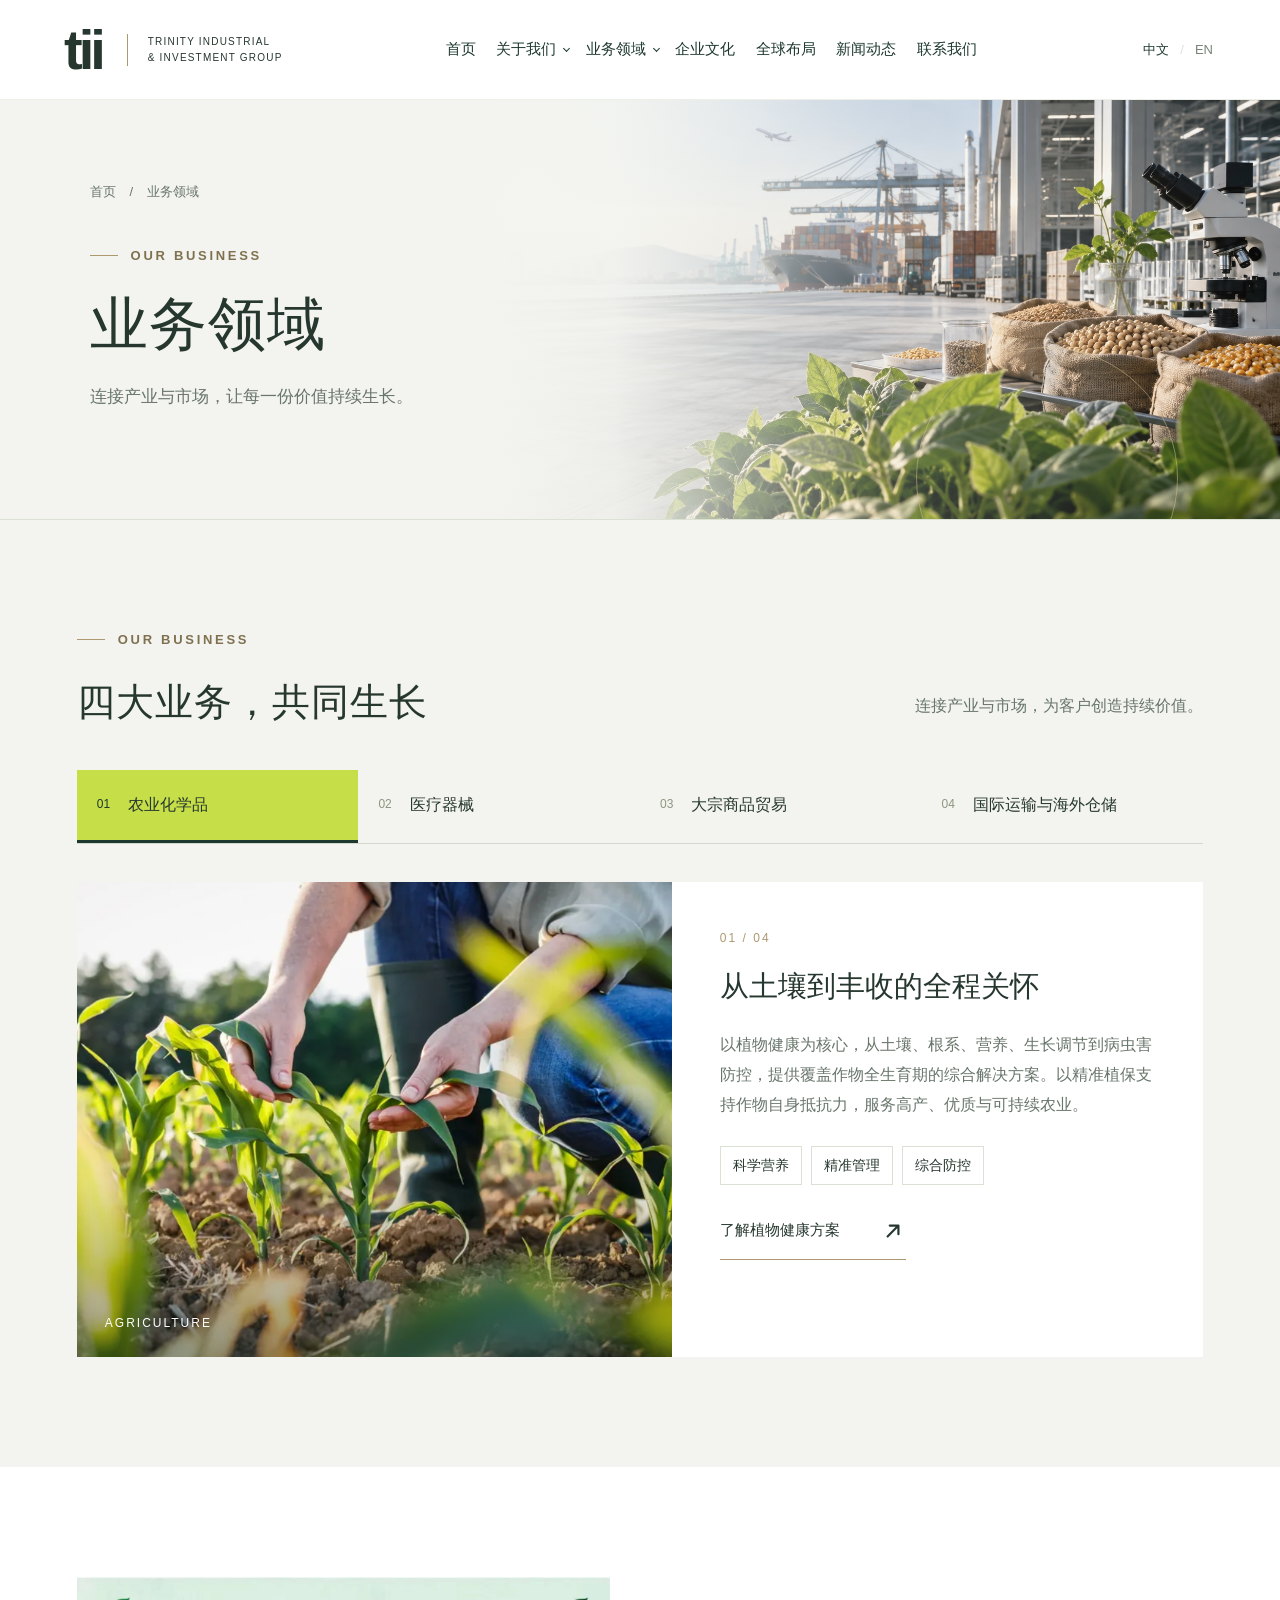
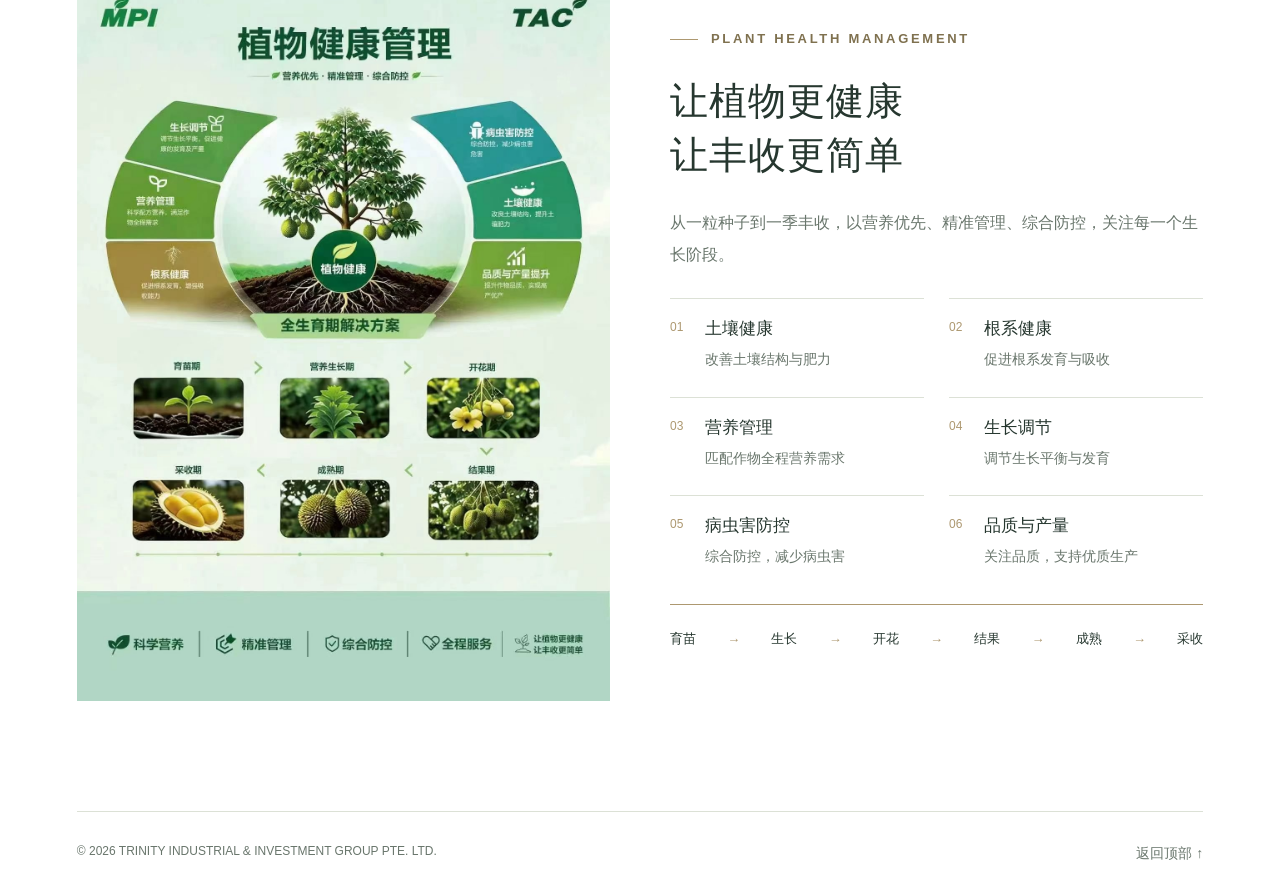
<file: business.html>
<!doctype html>
<html lang="zh-CN"><head><meta charset="utf-8"><meta name="viewport" content="width=device-width,initial-scale=1"><meta name="theme-color" content="#c6df48"><title>业务领域 | tii</title><meta name="description" content="了解 TII 的农业化学品、医疗器械、大宗商品贸易及国际运输与海外仓储业务。"><link rel="icon" type="image/svg+xml" href="./assets/tii-favicon.svg">
<link rel="shortcut icon" type="image/svg+xml" href="./assets/tii-favicon.svg">
<link rel="apple-touch-icon" sizes="180x180" href="./assets/tii-apple-touch-icon.png"><link rel="stylesheet" href="./styles.css?v=20260927b"><script defer src="./app.js?v=20261021-dropdown"></script><link rel="stylesheet" href="./sections.css"><script defer src="./content.js"></script><link rel="stylesheet" href="./news.css">
<link rel="stylesheet" href="./subpages.css?v=20260927b"><link rel="stylesheet" href="./navigation-dropdown.css?v=20261021-home-weight"><script defer src="./navigation-dropdown.js?v=20261021-home"></script></head>
<body class="subpage" data-title-zh="业务领域 | tii" data-title-en="Our business | tii" data-description-zh="了解 TII 的农业化学品、医疗器械、大宗商品贸易及国际运输与海外仓储业务。" data-description-en="Explore TII's businesses in agricultural chemicals, medical products, commodity trading, and international transportation &amp; overseas warehousing."><a class="skip" href="#main" data-zh="跳至正文" data-en="Skip to content">跳至正文</a>
<header class="site-header"><a class="brand" href="./index.html#home" aria-label="tii home"><span class="brand-text">tii</span><span class="brand-name">TRINITY INDUSTRIAL<br>& INVESTMENT GROUP</span></a><nav id="navigation" class="dropdown-navigation" aria-label="主导航"><ul class="dropdown-main"><li><a href="./index.html" data-zh="首页" data-en="Home">首页</a></li><li class="dropdown-branch"><button class="dropdown-toggle" type="button" aria-expanded="false" aria-controls="dropdown-about"><span data-zh="关于我们" data-en="About us">关于我们</span><span class="dropdown-arrow" aria-hidden="true"></span></button><ul class="dropdown-panel" id="dropdown-about" hidden><li><a href="./about.html" data-zh="公司介绍" data-en="About Us">公司介绍</a></li><li><a href="./culture.html" data-zh="企业文化" data-en="Corporate Culture">企业文化</a></li><li><a href="./index.html#global" data-zh="全球布局" data-en="Global Presence">全球布局</a></li><li><a href="./index.html#news" data-zh="新闻动态" data-en="News">新闻动态</a></li><li><a href="./index.html#contact" data-zh="联系我们" data-en="Contact Us">联系我们</a></li></ul></li><li class="dropdown-branch"><button class="dropdown-toggle" type="button" aria-expanded="false" aria-controls="dropdown-business"><span data-zh="业务领域" data-en="Our business">业务领域</span><span class="dropdown-arrow" aria-hidden="true"></span></button><ul class="dropdown-panel" id="dropdown-business" hidden><li class="dropdown-branch"><button class="dropdown-toggle" type="button" aria-expanded="false" aria-controls="dropdown-agriculture"><span data-zh="农业与植物健康" data-en="Agriculture / Plant Health">农业与植物健康</span><span class="dropdown-arrow" aria-hidden="true"></span></button><ul class="dropdown-panel" id="dropdown-agriculture" hidden><li><a href="./agriculture.html#approach" data-zh="植物健康管理" data-en="Plant Health Management">植物健康管理</a></li><li class="dropdown-branch"><div class="dropdown-row"><a href="./agriculture.html#crop-solutions" data-zh="作物解决方案" data-en="Crop Solutions">作物解决方案</a><button class="dropdown-toggle dropdown-toggle--split" type="button" aria-expanded="false" aria-controls="dropdown-crops"><span class="dropdown-sr" data-zh="作物解决方案分类" data-en="Crop Solutions categories">作物解决方案分类</span><span class="dropdown-arrow" aria-hidden="true"></span></button></div><ul class="dropdown-panel" id="dropdown-crops" hidden><li><a href="./coming-soon.html" data-zh="水稻" data-en="Rice">水稻</a></li><li><a href="./coming-soon.html" data-zh="榴莲" data-en="Durian">榴莲</a></li><li><a href="./coming-soon.html" data-zh="芒果" data-en="Mango">芒果</a></li><li><a href="./coming-soon.html" data-zh="咖啡" data-en="Coffee">咖啡</a></li></ul></li></ul></li><li class="dropdown-branch"><button class="dropdown-toggle" type="button" aria-expanded="false" aria-controls="dropdown-medical"><span data-zh="医疗器械" data-en="Medical Devices">医疗器械</span><span class="dropdown-arrow" aria-hidden="true"></span></button><ul class="dropdown-panel" id="dropdown-medical" hidden><li class="dropdown-branch"><div class="dropdown-row"><a href="./medical.html" data-zh="医疗产品" data-en="Medical Products">医疗产品</a><button class="dropdown-toggle dropdown-toggle--split" type="button" aria-expanded="false" aria-controls="dropdown-products"><span class="dropdown-sr" data-zh="医疗产品分类" data-en="Medical Products categories">医疗产品分类</span><span class="dropdown-arrow" aria-hidden="true"></span></button></div><ul class="dropdown-panel" id="dropdown-products" hidden><li><a href="./medical.html#enteral" data-zh="肠内营养" data-en="Enteral Feeding">肠内营养</a></li><li><a href="./medical.html#urology" data-zh="泌尿护理" data-en="Urology">泌尿护理</a></li><li><a href="./medical.html#suction" data-zh="吸引系列" data-en="Suction">吸引系列</a></li><li><a href="./medical.html#collection" data-zh="收集系列" data-en="Collection">收集系列</a></li></ul></li><li><a href="./medical.html#quality" data-zh="质量保障" data-en="Quality">质量保障</a></li></ul></li><li class="dropdown-branch"><button class="dropdown-toggle" type="button" aria-expanded="false" aria-controls="dropdown-trading"><span data-zh="大宗商品贸易" data-en="Commodity Trading">大宗商品贸易</span><span class="dropdown-arrow" aria-hidden="true"></span></button><ul class="dropdown-panel" id="dropdown-trading" hidden><li><a href="./business.html?division=2#business" data-zh="业务概览" data-en="Overview">业务概览</a></li><li><a href="./coming-soon.html" data-zh="敬请期待" data-en="Coming Soon">敬请期待</a></li></ul></li><li class="dropdown-branch"><button class="dropdown-toggle" type="button" aria-expanded="false" aria-controls="dropdown-logistics"><span data-zh="国际运输与海外仓储" data-en="International Transportation &amp; Overseas Warehousing">国际运输与海外仓储</span><span class="dropdown-arrow" aria-hidden="true"></span></button><ul class="dropdown-panel" id="dropdown-logistics" hidden><li><a href="./logistics.html#overview" data-zh="业务概览" data-en="Overview">业务概览</a></li><li><a href="./logistics.html#services" data-zh="货物旅程" data-en="Cargo Journey">货物旅程</a></li></ul></li></ul></li><li><a href="./culture.html" data-zh="企业文化" data-en="Our culture">企业文化</a></li><li><a href="./index.html#global" data-zh="全球布局" data-en="Global presence">全球布局</a></li><li><a href="./index.html#news" data-zh="新闻动态" data-en="News">新闻动态</a></li><li><a href="./index.html#contact" data-zh="联系我们" data-en="Contact">联系我们</a></li></ul></nav><div class="nav-actions"><div class="language" aria-label="Language"><button data-lang="zh" class="active" aria-pressed="true">中文</button><span>/</span><button data-lang="en" aria-pressed="false">EN</button></div><button class="menu-toggle" aria-label="打开菜单" aria-controls="navigation" aria-expanded="false"><span></span><span></span></button></div></header>
<main id="main">
<div class="page-intro">
<img class="page-intro-image" src="./assets/business-hero.jpg" alt="农业、医疗、商品贸易与国际物流协同发展的业务场景" data-alt-zh="农业、医疗、商品贸易与国际物流协同发展的业务场景" data-alt-en="An integrated business scene connecting agriculture, healthcare, commodity trading and international logistics" width="1672" height="941">
<div class="wrap"><div class="breadcrumbs"><a href="./index.html" data-zh="首页" data-en="Home">首页</a><span aria-hidden="true">/</span><span data-zh="业务领域" data-en="Our business">业务领域</span></div><p class="eyebrow">OUR BUSINESS</p><h1 data-zh="业务领域" data-en="Our business">业务领域</h1><p class="page-description" data-zh="连接产业与市场，让每一份价值持续生长。" data-en="Connecting industries and markets for lasting growth.">连接产业与市场，让每一份价值持续生长。</p></div></div><section id="business" class="section businesses"><div class="wrap"><div class="section-heading"><div><p class="eyebrow">OUR BUSINESS</p><h2 data-zh="四大业务，共同生长" data-en="Four divisions. One shared purpose.">四大业务，共同生长</h2></div><p data-zh="连接产业与市场，为客户创造持续价值。" data-en="Connecting industries and markets to create lasting value for customers.">连接产业与市场，为客户创造持续价值。</p></div><div class="business-tabs" role="tablist" aria-label="业务领域">
<button id="tab-0" data-tab="0" role="tab" aria-selected="true" aria-controls="panel-0" tabindex="0"><small>01</small><span data-zh="农业化学品" data-en="Agricultural chemicals">农业化学品</span></button>
<button id="tab-1" data-tab="1" role="tab" aria-selected="false" aria-controls="panel-1" tabindex="-1"><small>02</small><span data-zh="医疗器械" data-en="Medical devices">医疗器械</span></button>
<button id="tab-2" data-tab="2" role="tab" aria-selected="false" aria-controls="panel-2" tabindex="-1"><small>03</small><span data-zh="大宗商品贸易" data-en="Commodity trading">大宗商品贸易</span></button>
<button id="tab-3" data-tab="3" role="tab" aria-selected="false" aria-controls="panel-3" tabindex="-1"><small>04</small><span data-zh="国际运输与海外仓储" data-en="International Transportation &amp; Overseas Warehousing">国际运输与海外仓储</span></button>
</div>
<article id="panel-0" class="business-panel" role="tabpanel" aria-labelledby="tab-0" tabindex="0"><div class="business-image"><img src="./assets/farmer.png" alt="农户观察作物生长" data-alt-zh="农户观察作物生长" data-alt-en="Farmer examining crop growth" loading="lazy" class="" width="1222" height="798"><span>AGRICULTURE</span></div><div class="business-copy"><p class="business-index">01 / 04</p><h3 data-zh="从土壤到丰收的全程关怀" data-en="Care from soil to harvest.">从土壤到丰收的全程关怀</h3><p data-zh="以植物健康为核心，从土壤、根系、营养、生长调节到病虫害防控，提供覆盖作物全生育期的综合解决方案。以精准植保支持作物自身抵抗力，服务高产、优质与可持续农业。" data-en="With plant health at its core, our agricultural business integrates soil, roots, nutrition, growth regulation and pest and disease management. Precision crop protection supports plant resilience and productive, quality-focused, sustainable agriculture.">以植物健康为核心，从土壤、根系、营养、生长调节到病虫害防控，提供覆盖作物全生育期的综合解决方案。以精准植保支持作物自身抵抗力，服务高产、优质与可持续农业。</p><div class="tags"><span data-zh="科学营养" data-en="Plant nutrition">科学营养</span><span data-zh="精准管理" data-en="Precision management">精准管理</span><span data-zh="综合防控" data-en="Integrated protection">综合防控</span></div>
<a class="text-link" href="./agriculture.html"><span data-zh="了解植物健康方案" data-en="Discover plant health">了解植物健康方案</span>
<span class="text-link-icon" aria-hidden="true"><svg viewBox="0 0 24 24" focusable="false"><path d="M7 17L17 7M9 7h8v8" fill="none" stroke="currentColor" stroke-width="2" stroke-linecap="round" stroke-linejoin="round"/></svg></span>
</a>
</div></article>
<article id="panel-1" class="business-panel" role="tabpanel" aria-labelledby="tab-1" tabindex="0" hidden><div class="business-image"><img src="./assets/medical.jpg" alt="实验室显微镜与操作人员" data-alt-zh="实验室显微镜与操作人员" data-alt-en="Microscope and operator in a laboratory" loading="lazy" class="" width="3000" height="2000"><span>MEDICAL DEVICES</span></div><div class="business-copy"><p class="business-index">02 / 04</p><h3 data-zh="专业产品，服务医疗所需" data-en="Products that support care.">专业产品，服务医疗所需</h3><p data-zh="围绕临床护理、营养输注、泌尿管理、负压吸引及液体收集等应用场景，提供多种一次性医疗耗材及配套产品。" data-en="We provide a range of disposable medical consumables for enteral feeding, urology, suction and liquid collection applications.">围绕临床护理、营养输注、泌尿管理、负压吸引及液体收集等应用场景，提供多种一次性医疗耗材及配套产品。</p><div class="tags"><span data-zh="肠内营养产品" data-en="Enteral Feeding">肠内营养产品</span><span data-zh="泌尿产品" data-en="Urology">泌尿产品</span><span data-zh="负压吸引产品" data-en="Suction">负压吸引产品</span><span data-zh="液体收集产品" data-en="Liquid Collection">液体收集产品</span></div>
<a class="text-link" href="./medical.html"><span data-zh="探索医疗产品" data-en="Explore Medical Products">探索医疗产品</span><span class="text-link-icon" aria-hidden="true"><svg viewBox="0 0 24 24" focusable="false"><path d="M7 17L17 7M9 7h8v8" fill="none" stroke="currentColor" stroke-width="2" stroke-linecap="round" stroke-linejoin="round"/></svg></span></a>
</div></article>
<article id="panel-2" class="business-panel" role="tabpanel" aria-labelledby="tab-2" tabindex="0" hidden><div class="business-image"><img src="./assets/commodities.jpg" alt="多样的农产品与谷物" data-alt-zh="多样的农产品与谷物" data-alt-en="An assortment of agricultural commodities and grains" loading="lazy" class="" width="700" height="700"><span>COMMODITY TRADING</span></div><div class="business-copy"><p class="business-index">03 / 04</p><h3 data-zh="汇聚资源，连接供需" data-en="Connecting resources and demand.">汇聚资源，连接供需</h3><p data-zh="以新加坡为采购与分销枢纽，连接东南亚、南亚与南美洲。通过贸易网络整合产品与供应资源，为分销业务提供支持。" data-en="Singapore is our sourcing and distribution hub, connecting Southeast Asia, South Asia and South America. Our trading network brings products and supply resources together to support distribution.">以新加坡为采购与分销枢纽，连接东南亚、南亚与南美洲。通过贸易网络整合产品与供应资源，为分销业务提供支持。</p><div class="tags"><span data-zh="大米" data-en="Rice">大米</span><span data-zh="木薯" data-en="Cassava">木薯</span><span data-zh="咖啡" data-en="Coffee">咖啡</span><span data-zh="食糖" data-en="Sugar">食糖</span><span data-zh="化肥原料" data-en="Fertiliser raw materials">化肥原料</span><span data-zh="精选化工品" data-en="Selected chemicals">精选化工品</span></div>
</div></article>
<article id="panel-3" class="business-panel" role="tabpanel" aria-labelledby="tab-3" tabindex="0" hidden><div class="business-image"><img src="./assets/port.jpg" alt="国际港口集装箱与运输设施，场景配图" data-alt-zh="国际港口集装箱与运输设施，场景配图" data-alt-en="Illustrative port scene with shipping containers and transport infrastructure" loading="lazy" class="" width="3000" height="2000"><span>LOGISTICS & WAREHOUSING</span></div><div class="business-copy"><p class="business-index">04 / 04</p><h3 data-zh="跨境流转，本地连接" data-en="Across borders. Closer to customers.">跨境流转，本地连接</h3><p data-zh="让货物跨越国界，并通过海外仓储贴近客户。运输与仓储协同支持集团各业务的成本管理，也为第三方客户提供具有本地服务能力的区域合作伙伴。" data-en="We move goods across borders and store them near customers. Integrated transportation and warehousing support cost control across the group and give third-party clients a regional partner with an established local presence.">让货物跨越国界，并通过海外仓储贴近客户。运输与仓储协同支持集团各业务的成本管理，也为第三方客户提供具有本地服务能力的区域合作伙伴。</p><div class="tags"><span data-zh="国际运输" data-en="International transportation">国际运输</span><span data-zh="海外仓储" data-en="Overseas warehousing">海外仓储</span><span data-zh="本地服务" data-en="Local service">本地服务</span></div>
<a class="text-link" href="./logistics.html"><span data-zh="探索国际运输与海外仓储业务" data-en="Explore International Transportation &amp; Overseas Warehousing">探索国际运输与海外仓储业务</span>
<span class="text-link-icon" aria-hidden="true"><svg viewBox="0 0 24 24" focusable="false"><path d="M7 17L17 7M9 7h8v8" fill="none" stroke="currentColor" stroke-width="2" stroke-linecap="round" stroke-linejoin="round"/></svg></span>
</a>
</div></article>
</div></section><section id="plant-health" class="section health wrap"><div class="health-art"><img src="./assets/plant-health.jpg" alt="MPI/TAC植物健康管理原始资料：六项管理内容和六个生育阶段" data-alt-zh="MPI/TAC植物健康管理原始资料：六项管理内容和六个生育阶段" data-alt-en="Original Chinese MPI/TAC plant-health framework: six areas of care and six crop stages" loading="lazy" class="" width="1280" height="1738"></div><div class="health-copy"><p class="eyebrow">PLANT HEALTH MANAGEMENT</p><h2><span data-zh="让植物更健康" data-en="Healthier plants.">让植物更健康</span><br><span data-zh="让丰收更简单" data-en="Better harvests.">让丰收更简单</span></h2><p class="body-copy secondary" data-zh="从一粒种子到一季丰收，以营养优先、精准管理、综合防控，关注每一个生长阶段。" data-en="From a seed to the season’s harvest, we bring together nutrition-first care, precision management and integrated protection at every stage of growth.">从一粒种子到一季丰收，以营养优先、精准管理、综合防控，关注每一个生长阶段。</p><div class="health-grid">
<div><span>01</span><h3 data-zh="土壤健康" data-en="Soil health">土壤健康</h3><p data-zh="改善土壤结构与肥力" data-en="Support soil structure and fertility">改善土壤结构与肥力</p></div>
<div><span>02</span><h3 data-zh="根系健康" data-en="Root health">根系健康</h3><p data-zh="促进根系发育与吸收" data-en="Support root development and uptake">促进根系发育与吸收</p></div>
<div><span>03</span><h3 data-zh="营养管理" data-en="Plant nutrition">营养管理</h3><p data-zh="匹配作物全程营养需求" data-en="Match nutrition to each crop stage">匹配作物全程营养需求</p></div>
<div><span>04</span><h3 data-zh="生长调节" data-en="Growth regulation">生长调节</h3><p data-zh="调节生长平衡与发育" data-en="Support balanced growth and development">调节生长平衡与发育</p></div>
<div><span>05</span><h3 data-zh="病虫害防控" data-en="Crop protection">病虫害防控</h3><p data-zh="综合防控，减少病虫害" data-en="Integrate pest and disease management">综合防控，减少病虫害</p></div>
<div><span>06</span><h3 data-zh="品质与产量" data-en="Quality &amp; yield">品质与产量</h3><p data-zh="关注品质，支持优质生产" data-en="Support quality-focused production">关注品质，支持优质生产</p></div>
</div><div class="lifecycle"><span data-zh="育苗" data-en="Seedling">育苗</span><i aria-hidden="true">→</i><span data-zh="生长" data-en="Growth">生长</span><i aria-hidden="true">→</i><span data-zh="开花" data-en="Flowering">开花</span><i aria-hidden="true">→</i><span data-zh="结果" data-en="Fruiting">结果</span><i aria-hidden="true">→</i><span data-zh="成熟" data-en="Ripening">成熟</span><i aria-hidden="true">→</i><span data-zh="采收" data-en="Harvest">采收</span></div></div></section></main><footer class="site-footer wrap"><span>© <span id="year">2026</span> TRINITY INDUSTRIAL & INVESTMENT GROUP PTE. LTD.</span><a href="#main" data-zh="返回顶部 ↑" data-en="Back to top ↑">返回顶部 ↑</a></footer></body></html>
</file>
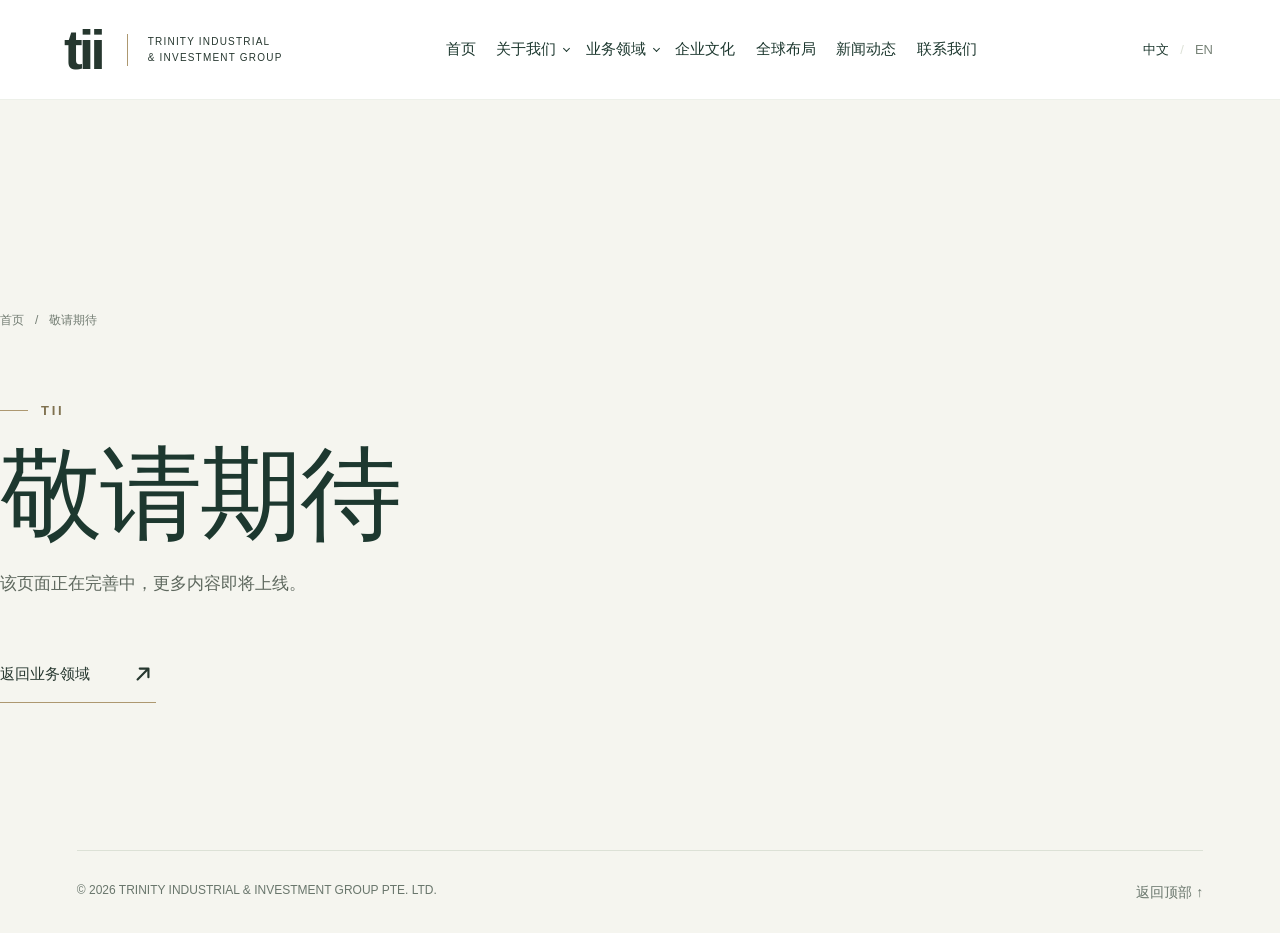
<file: coming-soon.html>
<!doctype html>
<html lang="zh-CN"><head><meta charset="utf-8"><meta name="viewport" content="width=device-width,initial-scale=1"><meta name="theme-color" content="#c6df48"><meta name="robots" content="noindex,follow"><title>敬请期待 | tii</title><meta name="description" content="TII 正在完善此页面，更多内容即将上线。"><link rel="icon" type="image/svg+xml" href="./assets/tii-favicon.svg">
<link rel="shortcut icon" type="image/svg+xml" href="./assets/tii-favicon.svg">
<link rel="apple-touch-icon" sizes="180x180" href="./assets/tii-apple-touch-icon.png"><link rel="stylesheet" href="./styles.css?v=20260927b"><link rel="stylesheet" href="./subpages.css?v=20260927b"><link rel="stylesheet" href="./coming-soon.css?v=20260930"><script defer src="./app.js?v=20261021-dropdown"></script><link rel="stylesheet" href="./navigation-dropdown.css?v=20261021-home-weight"><script defer src="./navigation-dropdown.js?v=20261021-home"></script></head>
<body class="subpage coming-soon-page" data-title-zh="敬请期待 | tii" data-title-en="Coming Soon | tii" data-description-zh="TII 正在完善此页面，更多内容即将上线。" data-description-en="This TII section is currently being prepared. More content is coming soon."><a class="skip" href="#main" data-zh="跳至正文" data-en="Skip to content">跳至正文</a>
<header class="site-header"><a class="brand" href="./index.html#home" aria-label="tii home"><span class="brand-text">tii</span><span class="brand-name">TRINITY INDUSTRIAL<br>&amp; INVESTMENT GROUP</span></a><nav id="navigation" class="dropdown-navigation" aria-label="主导航"><ul class="dropdown-main"><li><a href="./index.html" data-zh="首页" data-en="Home">首页</a></li><li class="dropdown-branch"><button class="dropdown-toggle" type="button" aria-expanded="false" aria-controls="dropdown-about"><span data-zh="关于我们" data-en="About us">关于我们</span><span class="dropdown-arrow" aria-hidden="true"></span></button><ul class="dropdown-panel" id="dropdown-about" hidden><li><a href="./about.html" data-zh="公司介绍" data-en="About Us">公司介绍</a></li><li><a href="./culture.html" data-zh="企业文化" data-en="Corporate Culture">企业文化</a></li><li><a href="./index.html#global" data-zh="全球布局" data-en="Global Presence">全球布局</a></li><li><a href="./index.html#news" data-zh="新闻动态" data-en="News">新闻动态</a></li><li><a href="./index.html#contact" data-zh="联系我们" data-en="Contact Us">联系我们</a></li></ul></li><li class="dropdown-branch"><button class="dropdown-toggle" type="button" aria-expanded="false" aria-controls="dropdown-business"><span data-zh="业务领域" data-en="Our business">业务领域</span><span class="dropdown-arrow" aria-hidden="true"></span></button><ul class="dropdown-panel" id="dropdown-business" hidden><li class="dropdown-branch"><button class="dropdown-toggle" type="button" aria-expanded="false" aria-controls="dropdown-agriculture"><span data-zh="农业与植物健康" data-en="Agriculture / Plant Health">农业与植物健康</span><span class="dropdown-arrow" aria-hidden="true"></span></button><ul class="dropdown-panel" id="dropdown-agriculture" hidden><li><a href="./agriculture.html#approach" data-zh="植物健康管理" data-en="Plant Health Management">植物健康管理</a></li><li class="dropdown-branch"><div class="dropdown-row"><a href="./agriculture.html#crop-solutions" data-zh="作物解决方案" data-en="Crop Solutions">作物解决方案</a><button class="dropdown-toggle dropdown-toggle--split" type="button" aria-expanded="false" aria-controls="dropdown-crops"><span class="dropdown-sr" data-zh="作物解决方案分类" data-en="Crop Solutions categories">作物解决方案分类</span><span class="dropdown-arrow" aria-hidden="true"></span></button></div><ul class="dropdown-panel" id="dropdown-crops" hidden><li><a href="./coming-soon.html" data-zh="水稻" data-en="Rice">水稻</a></li><li><a href="./coming-soon.html" data-zh="榴莲" data-en="Durian">榴莲</a></li><li><a href="./coming-soon.html" data-zh="芒果" data-en="Mango">芒果</a></li><li><a href="./coming-soon.html" data-zh="咖啡" data-en="Coffee">咖啡</a></li></ul></li></ul></li><li class="dropdown-branch"><button class="dropdown-toggle" type="button" aria-expanded="false" aria-controls="dropdown-medical"><span data-zh="医疗器械" data-en="Medical Devices">医疗器械</span><span class="dropdown-arrow" aria-hidden="true"></span></button><ul class="dropdown-panel" id="dropdown-medical" hidden><li class="dropdown-branch"><div class="dropdown-row"><a href="./medical.html" data-zh="医疗产品" data-en="Medical Products">医疗产品</a><button class="dropdown-toggle dropdown-toggle--split" type="button" aria-expanded="false" aria-controls="dropdown-products"><span class="dropdown-sr" data-zh="医疗产品分类" data-en="Medical Products categories">医疗产品分类</span><span class="dropdown-arrow" aria-hidden="true"></span></button></div><ul class="dropdown-panel" id="dropdown-products" hidden><li><a href="./medical.html#enteral" data-zh="肠内营养" data-en="Enteral Feeding">肠内营养</a></li><li><a href="./medical.html#urology" data-zh="泌尿护理" data-en="Urology">泌尿护理</a></li><li><a href="./medical.html#suction" data-zh="吸引系列" data-en="Suction">吸引系列</a></li><li><a href="./medical.html#collection" data-zh="收集系列" data-en="Collection">收集系列</a></li></ul></li><li><a href="./medical.html#quality" data-zh="质量保障" data-en="Quality">质量保障</a></li></ul></li><li class="dropdown-branch"><button class="dropdown-toggle" type="button" aria-expanded="false" aria-controls="dropdown-trading"><span data-zh="大宗商品贸易" data-en="Commodity Trading">大宗商品贸易</span><span class="dropdown-arrow" aria-hidden="true"></span></button><ul class="dropdown-panel" id="dropdown-trading" hidden><li><a href="./business.html?division=2#business" data-zh="业务概览" data-en="Overview">业务概览</a></li><li><a href="./coming-soon.html" data-zh="敬请期待" data-en="Coming Soon">敬请期待</a></li></ul></li><li class="dropdown-branch"><button class="dropdown-toggle" type="button" aria-expanded="false" aria-controls="dropdown-logistics"><span data-zh="国际运输与海外仓储" data-en="International Transportation &amp; Overseas Warehousing">国际运输与海外仓储</span><span class="dropdown-arrow" aria-hidden="true"></span></button><ul class="dropdown-panel" id="dropdown-logistics" hidden><li><a href="./logistics.html#overview" data-zh="业务概览" data-en="Overview">业务概览</a></li><li><a href="./logistics.html#services" data-zh="货物旅程" data-en="Cargo Journey">货物旅程</a></li></ul></li></ul></li><li><a href="./culture.html" data-zh="企业文化" data-en="Our culture">企业文化</a></li><li><a href="./index.html#global" data-zh="全球布局" data-en="Global presence">全球布局</a></li><li><a href="./index.html#news" data-zh="新闻动态" data-en="News">新闻动态</a></li><li><a href="./index.html#contact" data-zh="联系我们" data-en="Contact">联系我们</a></li></ul></nav><div class="nav-actions"><div class="language" aria-label="Language"><button data-lang="zh" class="active" aria-pressed="true">中文</button><span>/</span><button data-lang="en" aria-pressed="false">EN</button></div><button class="menu-toggle" aria-label="打开菜单" aria-controls="navigation" aria-expanded="false"><span></span><span></span></button></div></header>
<main id="main" class="coming-soon-main"><div class="wrap coming-soon-content"><nav class="breadcrumbs" aria-label="Breadcrumb"><a href="./index.html" data-zh="首页" data-en="Home">首页</a><span aria-hidden="true">/</span><span data-zh="敬请期待" data-en="Coming Soon">敬请期待</span></nav><p class="eyebrow">TII</p><h1 data-zh="敬请期待" data-en="COMING SOON">敬请期待</h1><p data-zh="该页面正在完善中，更多内容即将上线。" data-en="This section is currently being prepared. Please check back soon.">该页面正在完善中，更多内容即将上线。</p><a class="text-link" href="./business.html"><span data-zh="返回业务领域" data-en="Back to Our Business">返回业务领域</span><span class="text-link-icon" aria-hidden="true"><svg viewBox="0 0 24 24" focusable="false"><path d="M7 17L17 7M9 7h8v8" fill="none" stroke="currentColor" stroke-width="2" stroke-linecap="round" stroke-linejoin="round"/></svg></span></a></div></main>
<footer class="site-footer wrap"><span>© <span id="year">2026</span> TRINITY INDUSTRIAL &amp; INVESTMENT GROUP PTE. LTD.</span><a href="#main" data-zh="返回顶部 ↑" data-en="Back to top ↑">返回顶部 ↑</a></footer></body></html>
</file>
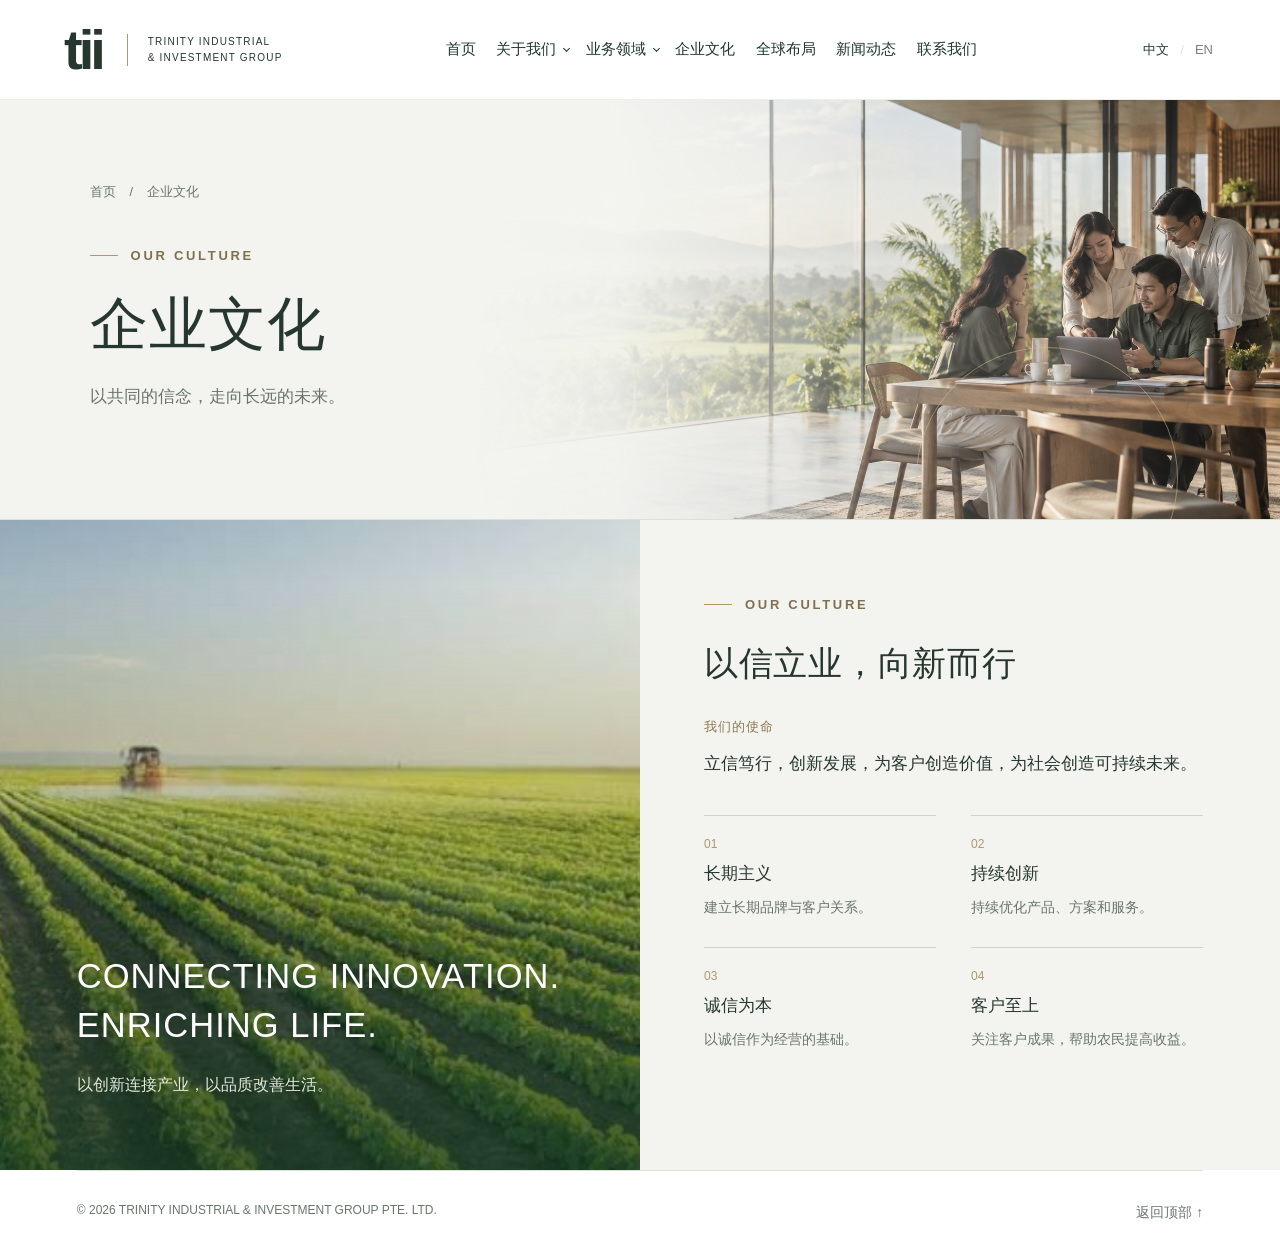
<file: culture.html>
<!doctype html>
<html lang="zh-CN"><head><meta charset="utf-8"><meta name="viewport" content="width=device-width,initial-scale=1"><meta name="theme-color" content="#c6df48"><title>企业文化 | tii</title><meta name="description" content="了解 TII 以诚信、创新和客户价值为核心的企业使命与价值观。"><link rel="icon" type="image/svg+xml" href="./assets/tii-favicon.svg">
<link rel="shortcut icon" type="image/svg+xml" href="./assets/tii-favicon.svg">
<link rel="apple-touch-icon" sizes="180x180" href="./assets/tii-apple-touch-icon.png"><link rel="stylesheet" href="./styles.css?v=20260927b"><script defer src="./app.js?v=20261021-dropdown"></script><link rel="stylesheet" href="./sections.css"><script defer src="./content.js"></script><link rel="stylesheet" href="./news.css">
<link rel="stylesheet" href="./subpages.css?v=20260927b"><link rel="stylesheet" href="./navigation-dropdown.css?v=20261021-home-weight"><script defer src="./navigation-dropdown.js?v=20261021-home"></script></head>
<body class="subpage" data-title-zh="企业文化 | tii" data-title-en="Our culture | tii" data-description-zh="了解 TII 以诚信、创新和客户价值为核心的企业使命与价值观。" data-description-en="Discover TII's mission and values, built on trust, innovation and lasting customer value."><a class="skip" href="#main" data-zh="跳至正文" data-en="Skip to content">跳至正文</a>
<header class="site-header"><a class="brand" href="./index.html#home" aria-label="tii home"><span class="brand-text">tii</span><span class="brand-name">TRINITY INDUSTRIAL<br>& INVESTMENT GROUP</span></a><nav id="navigation" class="dropdown-navigation" aria-label="主导航"><ul class="dropdown-main"><li><a href="./index.html" data-zh="首页" data-en="Home">首页</a></li><li class="dropdown-branch"><button class="dropdown-toggle" type="button" aria-expanded="false" aria-controls="dropdown-about"><span data-zh="关于我们" data-en="About us">关于我们</span><span class="dropdown-arrow" aria-hidden="true"></span></button><ul class="dropdown-panel" id="dropdown-about" hidden><li><a href="./about.html" data-zh="公司介绍" data-en="About Us">公司介绍</a></li><li><a href="./culture.html" data-zh="企业文化" data-en="Corporate Culture">企业文化</a></li><li><a href="./index.html#global" data-zh="全球布局" data-en="Global Presence">全球布局</a></li><li><a href="./index.html#news" data-zh="新闻动态" data-en="News">新闻动态</a></li><li><a href="./index.html#contact" data-zh="联系我们" data-en="Contact Us">联系我们</a></li></ul></li><li class="dropdown-branch"><button class="dropdown-toggle" type="button" aria-expanded="false" aria-controls="dropdown-business"><span data-zh="业务领域" data-en="Our business">业务领域</span><span class="dropdown-arrow" aria-hidden="true"></span></button><ul class="dropdown-panel" id="dropdown-business" hidden><li class="dropdown-branch"><button class="dropdown-toggle" type="button" aria-expanded="false" aria-controls="dropdown-agriculture"><span data-zh="农业与植物健康" data-en="Agriculture / Plant Health">农业与植物健康</span><span class="dropdown-arrow" aria-hidden="true"></span></button><ul class="dropdown-panel" id="dropdown-agriculture" hidden><li><a href="./agriculture.html#approach" data-zh="植物健康管理" data-en="Plant Health Management">植物健康管理</a></li><li class="dropdown-branch"><div class="dropdown-row"><a href="./agriculture.html#crop-solutions" data-zh="作物解决方案" data-en="Crop Solutions">作物解决方案</a><button class="dropdown-toggle dropdown-toggle--split" type="button" aria-expanded="false" aria-controls="dropdown-crops"><span class="dropdown-sr" data-zh="作物解决方案分类" data-en="Crop Solutions categories">作物解决方案分类</span><span class="dropdown-arrow" aria-hidden="true"></span></button></div><ul class="dropdown-panel" id="dropdown-crops" hidden><li><a href="./coming-soon.html" data-zh="水稻" data-en="Rice">水稻</a></li><li><a href="./coming-soon.html" data-zh="榴莲" data-en="Durian">榴莲</a></li><li><a href="./coming-soon.html" data-zh="芒果" data-en="Mango">芒果</a></li><li><a href="./coming-soon.html" data-zh="咖啡" data-en="Coffee">咖啡</a></li></ul></li></ul></li><li class="dropdown-branch"><button class="dropdown-toggle" type="button" aria-expanded="false" aria-controls="dropdown-medical"><span data-zh="医疗器械" data-en="Medical Devices">医疗器械</span><span class="dropdown-arrow" aria-hidden="true"></span></button><ul class="dropdown-panel" id="dropdown-medical" hidden><li class="dropdown-branch"><div class="dropdown-row"><a href="./medical.html" data-zh="医疗产品" data-en="Medical Products">医疗产品</a><button class="dropdown-toggle dropdown-toggle--split" type="button" aria-expanded="false" aria-controls="dropdown-products"><span class="dropdown-sr" data-zh="医疗产品分类" data-en="Medical Products categories">医疗产品分类</span><span class="dropdown-arrow" aria-hidden="true"></span></button></div><ul class="dropdown-panel" id="dropdown-products" hidden><li><a href="./medical.html#enteral" data-zh="肠内营养" data-en="Enteral Feeding">肠内营养</a></li><li><a href="./medical.html#urology" data-zh="泌尿护理" data-en="Urology">泌尿护理</a></li><li><a href="./medical.html#suction" data-zh="吸引系列" data-en="Suction">吸引系列</a></li><li><a href="./medical.html#collection" data-zh="收集系列" data-en="Collection">收集系列</a></li></ul></li><li><a href="./medical.html#quality" data-zh="质量保障" data-en="Quality">质量保障</a></li></ul></li><li class="dropdown-branch"><button class="dropdown-toggle" type="button" aria-expanded="false" aria-controls="dropdown-trading"><span data-zh="大宗商品贸易" data-en="Commodity Trading">大宗商品贸易</span><span class="dropdown-arrow" aria-hidden="true"></span></button><ul class="dropdown-panel" id="dropdown-trading" hidden><li><a href="./business.html?division=2#business" data-zh="业务概览" data-en="Overview">业务概览</a></li><li><a href="./coming-soon.html" data-zh="敬请期待" data-en="Coming Soon">敬请期待</a></li></ul></li><li class="dropdown-branch"><button class="dropdown-toggle" type="button" aria-expanded="false" aria-controls="dropdown-logistics"><span data-zh="国际运输与海外仓储" data-en="International Transportation &amp; Overseas Warehousing">国际运输与海外仓储</span><span class="dropdown-arrow" aria-hidden="true"></span></button><ul class="dropdown-panel" id="dropdown-logistics" hidden><li><a href="./logistics.html#overview" data-zh="业务概览" data-en="Overview">业务概览</a></li><li><a href="./logistics.html#services" data-zh="货物旅程" data-en="Cargo Journey">货物旅程</a></li></ul></li></ul></li><li><a href="./culture.html" data-zh="企业文化" data-en="Our culture">企业文化</a></li><li><a href="./index.html#global" data-zh="全球布局" data-en="Global presence">全球布局</a></li><li><a href="./index.html#news" data-zh="新闻动态" data-en="News">新闻动态</a></li><li><a href="./index.html#contact" data-zh="联系我们" data-en="Contact">联系我们</a></li></ul></nav><div class="nav-actions"><div class="language" aria-label="Language"><button data-lang="zh" class="active" aria-pressed="true">中文</button><span>/</span><button data-lang="en" aria-pressed="false">EN</button></div><button class="menu-toggle" aria-label="打开菜单" aria-controls="navigation" aria-expanded="false"><span></span><span></span></button></div></header>
<main id="main">
<div class="page-intro">
<img class="page-intro-image" src="./assets/culture-hero.jpg" alt="多元团队在自然环绕的现代空间中协作" data-alt-zh="多元团队在自然环绕的现代空间中协作" data-alt-en="A diverse team collaborating in a modern workspace surrounded by nature" width="1672" height="941">
<div class="wrap"><div class="breadcrumbs"><a href="./index.html" data-zh="首页" data-en="Home">首页</a><span aria-hidden="true">/</span><span data-zh="企业文化" data-en="Our culture">企业文化</span></div><p class="eyebrow">OUR CULTURE</p><h1 data-zh="企业文化" data-en="Our culture">企业文化</h1><p class="page-description" data-zh="以共同的信念，走向长远的未来。" data-en="Shared values. A lasting future.">以共同的信念，走向长远的未来。</p></div></div><section id="culture" class="culture"><div class="culture-image"><img src="./assets/culture.png" alt="晨光中的农田与作物" data-alt-zh="晨光中的农田与作物" data-alt-en="Sunlit crop rows in the field" loading="lazy" class="" width="1516" height="830"><div><p>CONNECTING INNOVATION.<br>ENRICHING LIFE.</p><span data-zh="以创新连接产业，以品质改善生活。" data-en="Our vision for a shared future.">以创新连接产业，以品质改善生活。</span></div></div><div class="culture-copy"><p class="eyebrow">OUR CULTURE</p><h2 data-zh="以信立业，向新而行" data-en="Built on trust. Driven by innovation.">以信立业，向新而行</h2><div class="mission"><span data-zh="我们的使命" data-en="Our mission">我们的使命</span><p data-zh="立信笃行，创新发展，为客户创造价值，为社会创造可持续未来。" data-en="Trusted conduct. Continuous innovation. Shared value.">立信笃行，创新发展，为客户创造价值，为社会创造可持续未来。</p></div><div class="values">
<div><small>01</small><h3 data-zh="长期主义" data-en="Long-term thinking">长期主义</h3><p data-zh="建立长期品牌与客户关系。" data-en="Build lasting brands and customer relationships.">建立长期品牌与客户关系。</p></div>
<div><small>02</small><h3 data-zh="持续创新" data-en="Continuous innovation">持续创新</h3><p data-zh="持续优化产品、方案和服务。" data-en="Keep improving products, solutions and services.">持续优化产品、方案和服务。</p></div>
<div><small>03</small><h3 data-zh="诚信为本" data-en="Integrity first">诚信为本</h3><p data-zh="以诚信作为经营的基础。" data-en="Make integrity the foundation of our business.">以诚信作为经营的基础。</p></div>
<div><small>04</small><h3 data-zh="客户至上" data-en="Customer first">客户至上</h3><p data-zh="关注客户成果，帮助农民提高收益。" data-en="Focus on customer outcomes and help farmers improve returns.">关注客户成果，帮助农民提高收益。</p></div>
</div></div></section></main><footer class="site-footer wrap"><span>© <span id="year">2026</span> TRINITY INDUSTRIAL & INVESTMENT GROUP PTE. LTD.</span><a href="#main" data-zh="返回顶部 ↑" data-en="Back to top ↑">返回顶部 ↑</a></footer></body></html>
</file>
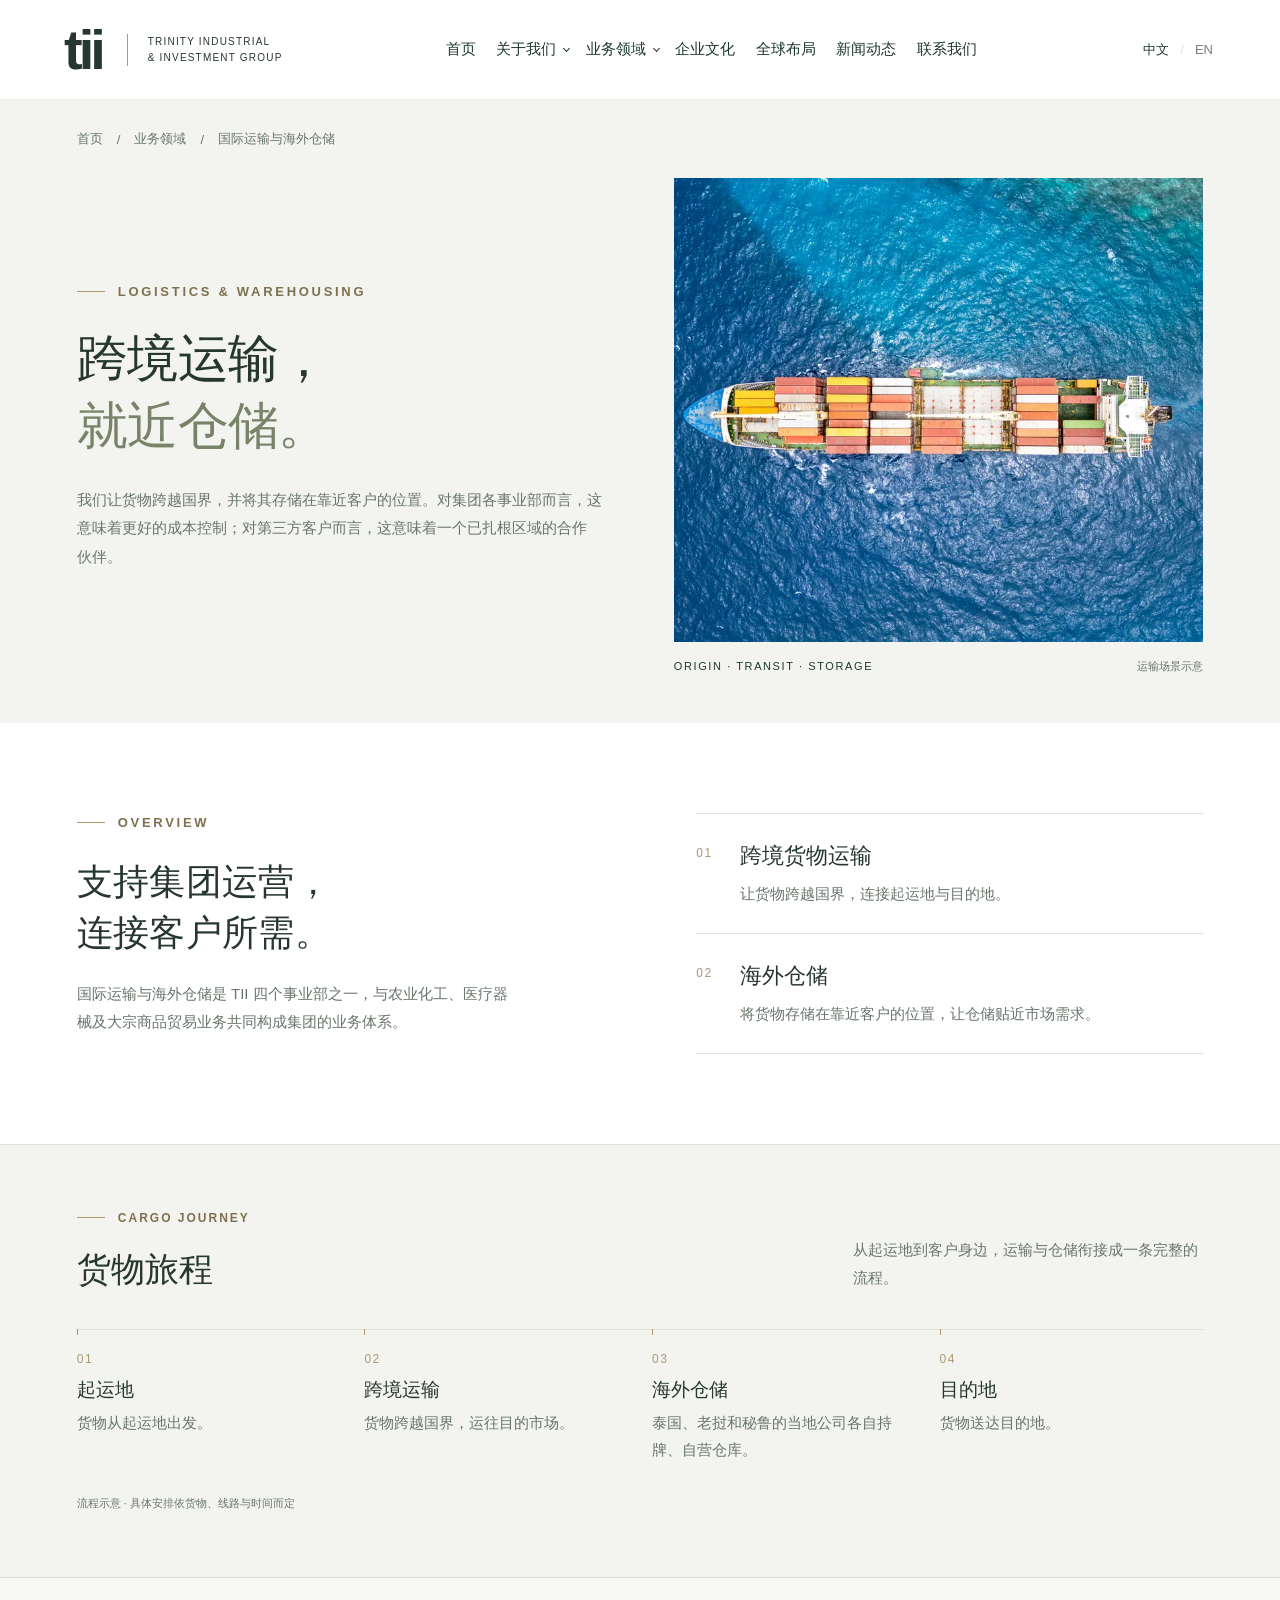
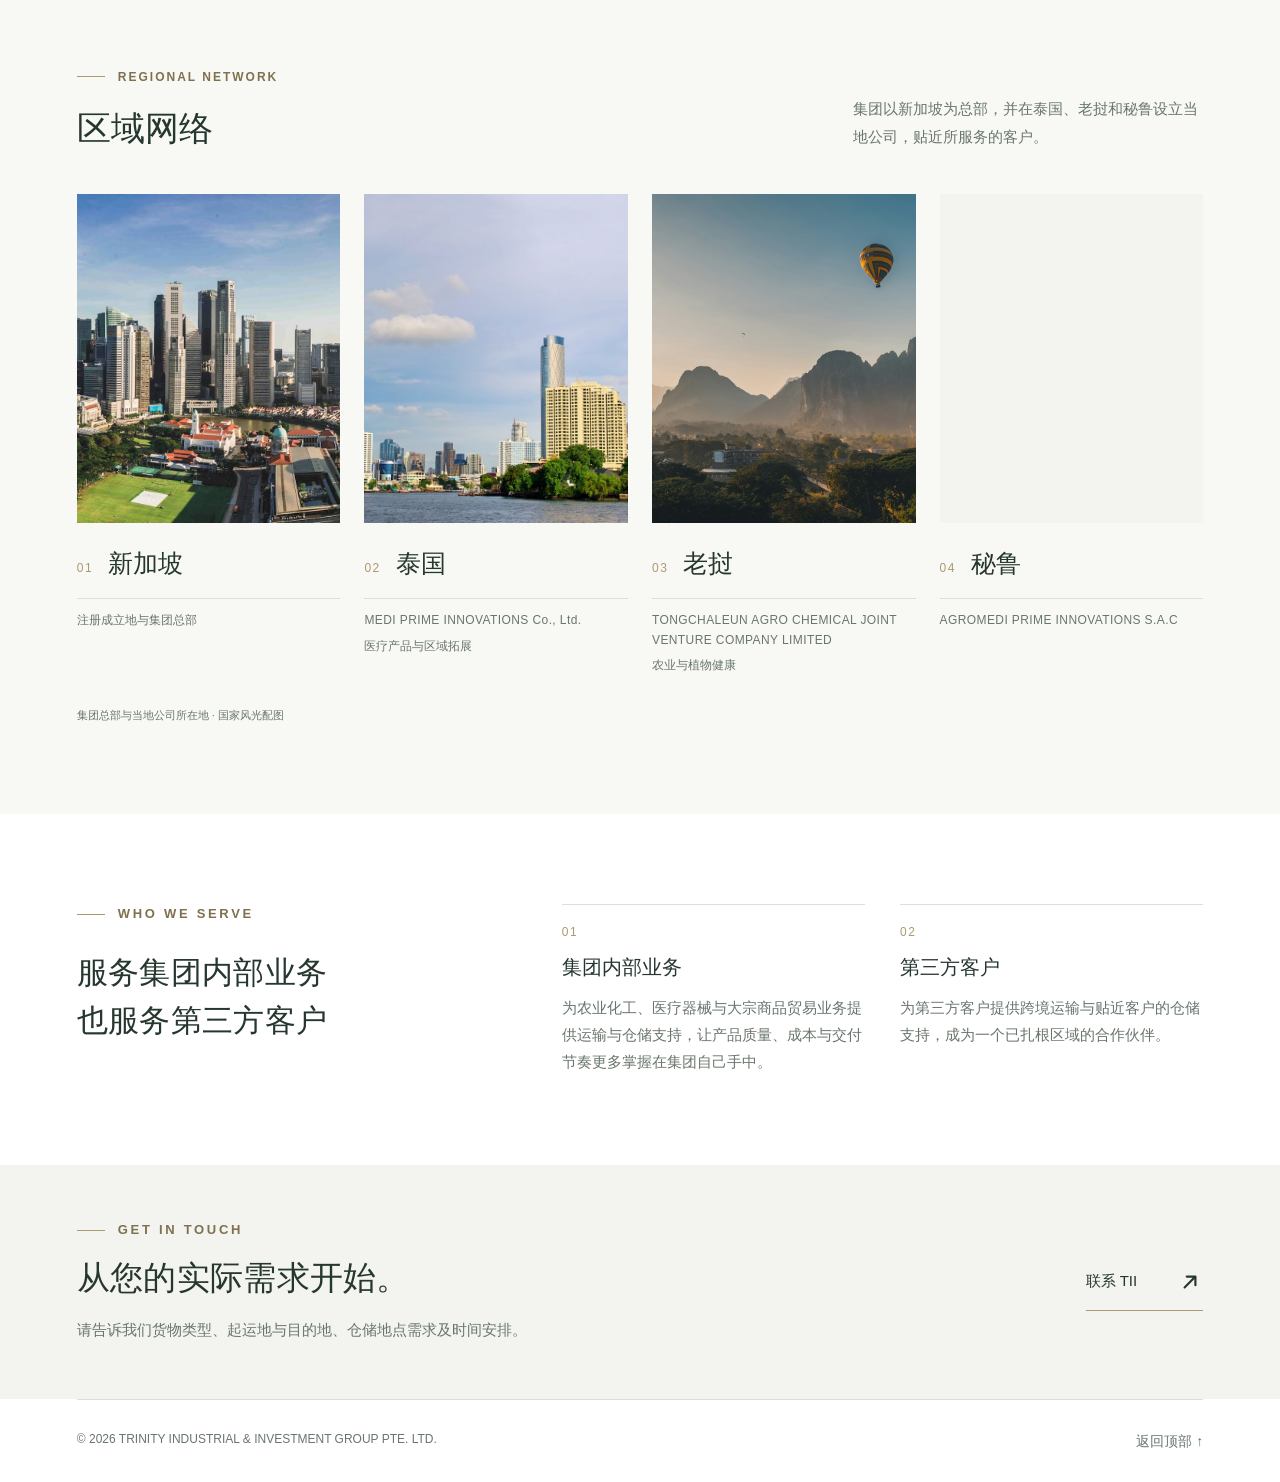
<file: logistics.html>
<!doctype html>
<html lang="zh-CN">
<head>
  <meta charset="utf-8">
  <meta name="viewport" content="width=device-width,initial-scale=1">
  <meta name="theme-color" content="#c6df48">
  <title>国际运输与海外仓储 | tii</title>
  <meta name="description" content="TII 国际运输与海外仓储业务，支持集团业务运营，并为第三方客户提供跨境货物运输与贴近客户的仓储支持。">
  <link rel="canonical" href="https://www.tiigroup.sg/logistics.html">
  <link rel="icon" type="image/svg+xml" href="./assets/tii-favicon.svg">
  <link rel="shortcut icon" type="image/svg+xml" href="./assets/tii-favicon.svg">
  <link rel="apple-touch-icon" sizes="180x180" href="./assets/tii-apple-touch-icon.png">
  <link rel="stylesheet" href="./styles.css?v=20260927b">
  <link rel="stylesheet" href="./subpages.css?v=20260927b">
  <link rel="stylesheet" href="./logistics.css?v=20261021-launch">
  <script defer src="./app.js?v=20261021-dropdown"></script>
<link rel="stylesheet" href="./navigation-dropdown.css?v=20261021-home-weight"><script defer src="./navigation-dropdown.js?v=20261021-home"></script>
</head>
<body class="subpage logistics-page" data-title-zh="国际运输与海外仓储 | tii" data-title-en="International Transportation &amp; Overseas Warehousing | tii" data-description-zh="TII 国际运输与海外仓储业务，支持集团业务运营，并为第三方客户提供跨境货物运输与贴近客户的仓储支持。" data-description-en="TII supports group operations and third-party clients through cross-border transport and warehousing close to customers.">
<a class="skip" href="#main"><span data-zh="跳至正文" data-en="Skip to content">跳至正文</span></a>
<header class="site-header"><a class="brand" href="./index.html#home" aria-label="tii home"><span class="brand-text">tii</span><span class="brand-name">TRINITY INDUSTRIAL<br>& INVESTMENT GROUP</span></a><nav id="navigation" class="dropdown-navigation" aria-label="主导航"><ul class="dropdown-main"><li><a href="./index.html" data-zh="首页" data-en="Home">首页</a></li><li class="dropdown-branch"><button class="dropdown-toggle" type="button" aria-expanded="false" aria-controls="dropdown-about"><span data-zh="关于我们" data-en="About us">关于我们</span><span class="dropdown-arrow" aria-hidden="true"></span></button><ul class="dropdown-panel" id="dropdown-about" hidden><li><a href="./about.html" data-zh="公司介绍" data-en="About Us">公司介绍</a></li><li><a href="./culture.html" data-zh="企业文化" data-en="Corporate Culture">企业文化</a></li><li><a href="./index.html#global" data-zh="全球布局" data-en="Global Presence">全球布局</a></li><li><a href="./index.html#news" data-zh="新闻动态" data-en="News">新闻动态</a></li><li><a href="./index.html#contact" data-zh="联系我们" data-en="Contact Us">联系我们</a></li></ul></li><li class="dropdown-branch"><button class="dropdown-toggle" type="button" aria-expanded="false" aria-controls="dropdown-business"><span data-zh="业务领域" data-en="Our business">业务领域</span><span class="dropdown-arrow" aria-hidden="true"></span></button><ul class="dropdown-panel" id="dropdown-business" hidden><li class="dropdown-branch"><button class="dropdown-toggle" type="button" aria-expanded="false" aria-controls="dropdown-agriculture"><span data-zh="农业与植物健康" data-en="Agriculture / Plant Health">农业与植物健康</span><span class="dropdown-arrow" aria-hidden="true"></span></button><ul class="dropdown-panel" id="dropdown-agriculture" hidden><li><a href="./agriculture.html#approach" data-zh="植物健康管理" data-en="Plant Health Management">植物健康管理</a></li><li class="dropdown-branch"><div class="dropdown-row"><a href="./agriculture.html#crop-solutions" data-zh="作物解决方案" data-en="Crop Solutions">作物解决方案</a><button class="dropdown-toggle dropdown-toggle--split" type="button" aria-expanded="false" aria-controls="dropdown-crops"><span class="dropdown-sr" data-zh="作物解决方案分类" data-en="Crop Solutions categories">作物解决方案分类</span><span class="dropdown-arrow" aria-hidden="true"></span></button></div><ul class="dropdown-panel" id="dropdown-crops" hidden><li><a href="./coming-soon.html" data-zh="水稻" data-en="Rice">水稻</a></li><li><a href="./coming-soon.html" data-zh="榴莲" data-en="Durian">榴莲</a></li><li><a href="./coming-soon.html" data-zh="芒果" data-en="Mango">芒果</a></li><li><a href="./coming-soon.html" data-zh="咖啡" data-en="Coffee">咖啡</a></li></ul></li></ul></li><li class="dropdown-branch"><button class="dropdown-toggle" type="button" aria-expanded="false" aria-controls="dropdown-medical"><span data-zh="医疗器械" data-en="Medical Devices">医疗器械</span><span class="dropdown-arrow" aria-hidden="true"></span></button><ul class="dropdown-panel" id="dropdown-medical" hidden><li class="dropdown-branch"><div class="dropdown-row"><a href="./medical.html" data-zh="医疗产品" data-en="Medical Products">医疗产品</a><button class="dropdown-toggle dropdown-toggle--split" type="button" aria-expanded="false" aria-controls="dropdown-products"><span class="dropdown-sr" data-zh="医疗产品分类" data-en="Medical Products categories">医疗产品分类</span><span class="dropdown-arrow" aria-hidden="true"></span></button></div><ul class="dropdown-panel" id="dropdown-products" hidden><li><a href="./medical.html#enteral" data-zh="肠内营养" data-en="Enteral Feeding">肠内营养</a></li><li><a href="./medical.html#urology" data-zh="泌尿护理" data-en="Urology">泌尿护理</a></li><li><a href="./medical.html#suction" data-zh="吸引系列" data-en="Suction">吸引系列</a></li><li><a href="./medical.html#collection" data-zh="收集系列" data-en="Collection">收集系列</a></li></ul></li><li><a href="./medical.html#quality" data-zh="质量保障" data-en="Quality">质量保障</a></li></ul></li><li class="dropdown-branch"><button class="dropdown-toggle" type="button" aria-expanded="false" aria-controls="dropdown-trading"><span data-zh="大宗商品贸易" data-en="Commodity Trading">大宗商品贸易</span><span class="dropdown-arrow" aria-hidden="true"></span></button><ul class="dropdown-panel" id="dropdown-trading" hidden><li><a href="./business.html?division=2#business" data-zh="业务概览" data-en="Overview">业务概览</a></li><li><a href="./coming-soon.html" data-zh="敬请期待" data-en="Coming Soon">敬请期待</a></li></ul></li><li class="dropdown-branch"><button class="dropdown-toggle" type="button" aria-expanded="false" aria-controls="dropdown-logistics"><span data-zh="国际运输与海外仓储" data-en="International Transportation &amp; Overseas Warehousing">国际运输与海外仓储</span><span class="dropdown-arrow" aria-hidden="true"></span></button><ul class="dropdown-panel" id="dropdown-logistics" hidden><li><a href="./logistics.html#overview" data-zh="业务概览" data-en="Overview">业务概览</a></li><li><a href="./logistics.html#services" data-zh="货物旅程" data-en="Cargo Journey">货物旅程</a></li></ul></li></ul></li><li><a href="./culture.html" data-zh="企业文化" data-en="Our culture">企业文化</a></li><li><a href="./index.html#global" data-zh="全球布局" data-en="Global presence">全球布局</a></li><li><a href="./index.html#news" data-zh="新闻动态" data-en="News">新闻动态</a></li><li><a href="./index.html#contact" data-zh="联系我们" data-en="Contact">联系我们</a></li></ul></nav><div class="nav-actions"><div class="language" aria-label="Language"><button data-lang="zh" class="active" aria-pressed="true">中文</button><span>/</span><button data-lang="en" aria-pressed="false">EN</button></div><button class="menu-toggle" aria-label="打开菜单" aria-controls="navigation" aria-expanded="false"><span></span><span></span></button></div></header>
<main id="main">
  <section class="lg-intro" aria-labelledby="lg-title">
    <div class="wrap">
      <nav class="breadcrumbs" aria-label="Breadcrumb">
        <a href="./index.html"><span data-zh="首页" data-en="Home">首页</span></a><span aria-hidden="true">/</span>
        <a href="./business.html"><span data-zh="业务领域" data-en="Our business">业务领域</span></a><span aria-hidden="true">/</span>
        <span aria-current="page"><span data-zh="国际运输与海外仓储" data-en="International Transportation &amp; Overseas Warehousing">国际运输与海外仓储</span></span>
      </nav>
      <div class="lg-intro-grid">
        <div class="lg-intro-copy">
          <p class="eyebrow">LOGISTICS &amp; WAREHOUSING</p>
          <h1 id="lg-title"><span data-zh="跨境运输，" data-en="Across borders.">跨境运输，</span><br><span class="lg-title-second" data-zh="就近仓储。" data-en="Closer to customers.">就近仓储。</span></h1>
          <p class="lg-lead" data-zh="我们让货物跨越国界，并将其存储在靠近客户的位置。对集团各事业部而言，这意味着更好的成本控制；对第三方客户而言，这意味着一个已扎根区域的合作伙伴。" data-en="We move goods across borders and store them close to the customer. For our own divisions this means better cost control; for third-party clients it means a regional partner already on the ground.">我们让货物跨越国界，并将其存储在靠近客户的位置。对集团各事业部而言，这意味着更好的成本控制；对第三方客户而言，这意味着一个已扎根区域的合作伙伴。</p>
        </div>
        <figure class="lg-intro-visual">
          <img src="./assets/logistics/transport-1920.webp" srcset="./assets/logistics/transport-960.webp 960w, ./assets/logistics/transport-1920.webp 1920w" sizes="(min-width: 801px) 47vw, calc(100vw - 40px)" width="1920" height="1383" alt="海上集装箱船，运输场景配图" data-alt-zh="海上集装箱船，运输场景配图" data-alt-en="Container ship at sea, an illustrative transport scene" decoding="async" fetchpriority="high">
          <figcaption><span>ORIGIN · TRANSIT · STORAGE</span><span data-zh="运输场景示意" data-en="Illustrative transport scene">运输场景示意</span></figcaption>
        </figure>
      </div>
    </div>
  </section>

  <section class="lg-section wrap lg-overview" id="overview" aria-labelledby="overview-title">
    <div>
      <p class="eyebrow">OVERVIEW</p>
      <h2 id="overview-title"><span data-zh="支持集团运营，" data-en="Supporting our businesses">支持集团运营，</span><span data-zh="连接客户所需。" data-en="and our clients.">连接客户所需。</span></h2>
      <p class="lg-lead" data-zh="国际运输与海外仓储是 TII 四个事业部之一，与农业化工、医疗器械及大宗商品贸易业务共同构成集团的业务体系。" data-en="International transportation and overseas warehousing is one of TII’s four divisions, alongside agro chemicals, medical devices and commodity trading.">国际运输与海外仓储是 TII 四个事业部之一，与农业化工、医疗器械及大宗商品贸易业务共同构成集团的业务体系。</p>
    </div>
    <ul class="lg-service-list">
      <li><span class="lg-number" aria-hidden="true">01</span><div><h3 data-zh="跨境货物运输" data-en="Cross-border transport">跨境货物运输</h3><p data-zh="让货物跨越国界，连接起运地与目的地。" data-en="Moving goods across borders, connecting origin and destination.">让货物跨越国界，连接起运地与目的地。</p></div></li>
      <li><span class="lg-number" aria-hidden="true">02</span><div><h3 data-zh="海外仓储" data-en="Overseas warehousing">海外仓储</h3><p data-zh="将货物存储在靠近客户的位置，让仓储贴近市场需求。" data-en="Storing goods near customers, bringing stock closer to the markets it serves.">将货物存储在靠近客户的位置，让仓储贴近市场需求。</p></div></li>
    </ul>
  </section>

  <section class="lg-journey" id="services" aria-labelledby="journey-title">
    <div class="wrap">
      <div class="lg-section-heading">
        <div><p class="eyebrow">CARGO JOURNEY</p><h2 id="journey-title" data-zh="货物旅程" data-en="The cargo journey">货物旅程</h2></div>
        <p data-zh="从起运地到客户身边，运输与仓储衔接成一条完整的流程。" data-en="From origin to the customer, transport and warehousing connect as one journey.">从起运地到客户身边，运输与仓储衔接成一条完整的流程。</p>
      </div>
      <ol class="lg-journey-stages" role="list">
        <li><span class="lg-number" aria-hidden="true">01</span><h3 data-zh="起运地" data-en="Origin">起运地</h3><p data-zh="货物从起运地出发。" data-en="Goods set out from their origin.">货物从起运地出发。</p></li>
        <li><span class="lg-number" aria-hidden="true">02</span><h3 data-zh="跨境运输" data-en="Cross-border transport">跨境运输</h3><p data-zh="货物跨越国界，运往目的市场。" data-en="Goods move across borders towards their market.">货物跨越国界，运往目的市场。</p></li>
        <li><span class="lg-number" aria-hidden="true">03</span><h3 data-zh="海外仓储" data-en="Overseas warehousing">海外仓储</h3><p data-zh="泰国、老挝和秘鲁的当地公司各自持牌、自营仓库。" data-en="Our local companies in Thailand, Laos and Peru each hold their own licences and run their own warehouse.">泰国、老挝和秘鲁的当地公司各自持牌、自营仓库。</p></li>
        <li><span class="lg-number" aria-hidden="true">04</span><h3 data-zh="目的地" data-en="Destination">目的地</h3><p data-zh="货物送达目的地。" data-en="Goods arrive at their destination.">货物送达目的地。</p></li>
      </ol>
      <p class="lg-journey-note" data-zh="流程示意 · 具体安排依货物、线路与时间而定" data-en="Illustrative journey · Arrangements vary by goods, route and timing">流程示意 · 具体安排依货物、线路与时间而定</p>
    </div>
  </section>

  <section class="lg-regions lg-section" id="regions" aria-labelledby="regions-title">
    <div class="wrap">
      <div class="lg-section-heading">
        <div><p class="eyebrow">REGIONAL NETWORK</p><h2 id="regions-title" data-zh="区域网络" data-en="Regional network">区域网络</h2></div>
        <p data-zh="集团以新加坡为总部，并在泰国、老挝和秘鲁设立当地公司，贴近所服务的客户。" data-en="Headquartered in Singapore, the group has established local companies in Thailand, Laos and Peru to stay close to the customers it serves.">集团以新加坡为总部，并在泰国、老挝和秘鲁设立当地公司，贴近所服务的客户。</p>
      </div>
      <div class="lg-region-grid">
        <article class="lg-region-card">
          <div class="lg-region-photo"><img src="./assets/singapore.jpg" width="3000" height="860" alt="新加坡滨海湾的高楼天际线，集团总部所在城市" data-alt-zh="新加坡滨海湾的高楼天际线，集团总部所在城市" data-alt-en="High-rise skyline around Marina Bay, Singapore, the city of the group’s headquarters" decoding="async" loading="lazy"></div>
          <div class="lg-region-name"><span class="lg-number" aria-hidden="true">01</span><h3 data-zh="新加坡" data-en="Singapore">新加坡</h3></div>
          <p data-zh="注册成立地与集团总部" data-en="Place of incorporation and group headquarters">注册成立地与集团总部</p>
        </article>
        <article class="lg-region-card">
          <div class="lg-region-photo"><img src="./assets/thailand-bangkok.jpg" width="1200" height="702" alt="泰国曼谷湄南河畔的高楼与河岸绿树" data-alt-zh="泰国曼谷湄南河畔的高楼与河岸绿树" data-alt-en="High-rise towers and riverside trees along the Chao Phraya River in Bangkok, Thailand" decoding="async" loading="lazy"></div>
          <div class="lg-region-name"><span class="lg-number" aria-hidden="true">02</span><h3 data-zh="泰国" data-en="Thailand">泰国</h3></div>
          <p class="lg-region-entity">MEDI PRIME INNOVATIONS Co., Ltd.</p>
          <p data-zh="医疗产品与区域拓展" data-en="Medical products and regional expansion">医疗产品与区域拓展</p>
        </article>
        <article class="lg-region-card">
          <div class="lg-region-photo"><img src="./assets/laos.jpg" width="3000" height="2000" alt="老挝万荣的喀斯特山峦，空中飘着一只热气球" data-alt-zh="老挝万荣的喀斯特山峦，空中飘着一只热气球" data-alt-en="A hot-air balloon above the karst mountains of Vang Vieng, Laos" decoding="async" loading="lazy"></div>
          <div class="lg-region-name"><span class="lg-number" aria-hidden="true">03</span><h3 data-zh="老挝" data-en="Laos">老挝</h3></div>
          <p class="lg-region-entity">TONGCHALEUN AGRO CHEMICAL JOINT VENTURE COMPANY LIMITED</p>
          <p data-zh="农业与植物健康" data-en="Agriculture and plant health">农业与植物健康</p>
        </article>
        <article class="lg-region-card">
          <div class="lg-region-photo"><img src="./assets/peru.jpg" width="3000" height="1691" alt="秘鲁马丘比丘的石砌遗址与背后的瓦纳比丘山" data-alt-zh="秘鲁马丘比丘的石砌遗址与背后的瓦纳比丘山" data-alt-en="The stone ruins of Machu Picchu beneath Huayna Picchu, Peru" decoding="async" loading="lazy"></div>
          <div class="lg-region-name"><span class="lg-number" aria-hidden="true">04</span><h3 data-zh="秘鲁" data-en="Peru">秘鲁</h3></div>
          <p class="lg-region-entity">AGROMEDI PRIME INNOVATIONS S.A.C</p>
        </article>
      </div>
      <p class="lg-journey-note" data-zh="集团总部与当地公司所在地 · 国家风光配图" data-en="Group headquarters and local companies · Country landscape photographs">集团总部与当地公司所在地 · 国家风光配图</p>
    </div>
  </section>

  <section class="lg-section wrap lg-clients" aria-labelledby="clients-title">
    <div class="lg-clients-intro">
      <p class="eyebrow">WHO WE SERVE</p>
      <h2 id="clients-title"><span data-zh="服务集团内部业务" data-en="Serving our own divisions">服务集团内部业务</span><br><span data-zh="也服务第三方客户" data-en="and third-party clients.">也服务第三方客户</span></h2>
    </div>
    <div class="lg-client-grid">
      <article><span class="lg-number" aria-hidden="true">01</span><h3 data-zh="集团内部业务" data-en="Group divisions">集团内部业务</h3><p data-zh="为农业化工、医疗器械与大宗商品贸易业务提供运输与仓储支持，让产品质量、成本与交付节奏更多掌握在集团自己手中。" data-en="Transport and warehousing support for our agro chemicals, medical devices and commodity trading divisions, keeping product quality, cost and delivery schedules closer to our own control.">为农业化工、医疗器械与大宗商品贸易业务提供运输与仓储支持，让产品质量、成本与交付节奏更多掌握在集团自己手中。</p></article>
      <article><span class="lg-number" aria-hidden="true">02</span><h3 data-zh="第三方客户" data-en="Third-party clients">第三方客户</h3><p data-zh="为第三方客户提供跨境运输与贴近客户的仓储支持，成为一个已扎根区域的合作伙伴。" data-en="Cross-border transport and warehousing close to customers, from a regional partner already on the ground.">为第三方客户提供跨境运输与贴近客户的仓储支持，成为一个已扎根区域的合作伙伴。</p></article>
    </div>
  </section>

  <section class="lg-contact" aria-labelledby="contact-title">
    <div class="wrap"><div><p class="eyebrow">GET IN TOUCH</p><h2 id="contact-title"><span data-zh="从您的实际需求开始。" data-en="Let’s start with your requirements.">从您的实际需求开始。</span></h2><p class="lg-lead" data-zh="请告诉我们货物类型、起运地与目的地、仓储地点需求及时间安排。" data-en="Tell us about your goods, their origin and destination, your preferred storage location and your timing.">请告诉我们货物类型、起运地与目的地、仓储地点需求及时间安排。</p></div><a class="text-link" href="./index.html#contact"><span data-zh="联系 TII" data-en="Contact TII">联系 TII</span><span class="text-link-icon" aria-hidden="true"><svg viewBox="0 0 24 24" focusable="false"><path d="M7 17L17 7M9 7h8v8" fill="none" stroke="currentColor" stroke-width="2" stroke-linecap="round" stroke-linejoin="round"/></svg></span></a></div>
  </section>
</main>
<footer class="site-footer wrap"><span>© <span id="year">2026</span> TRINITY INDUSTRIAL &amp; INVESTMENT GROUP PTE. LTD.</span><a href="#main" data-zh="返回顶部 ↑" data-en="Back to top ↑">返回顶部 ↑</a></footer>
</body>
</html>
</file>
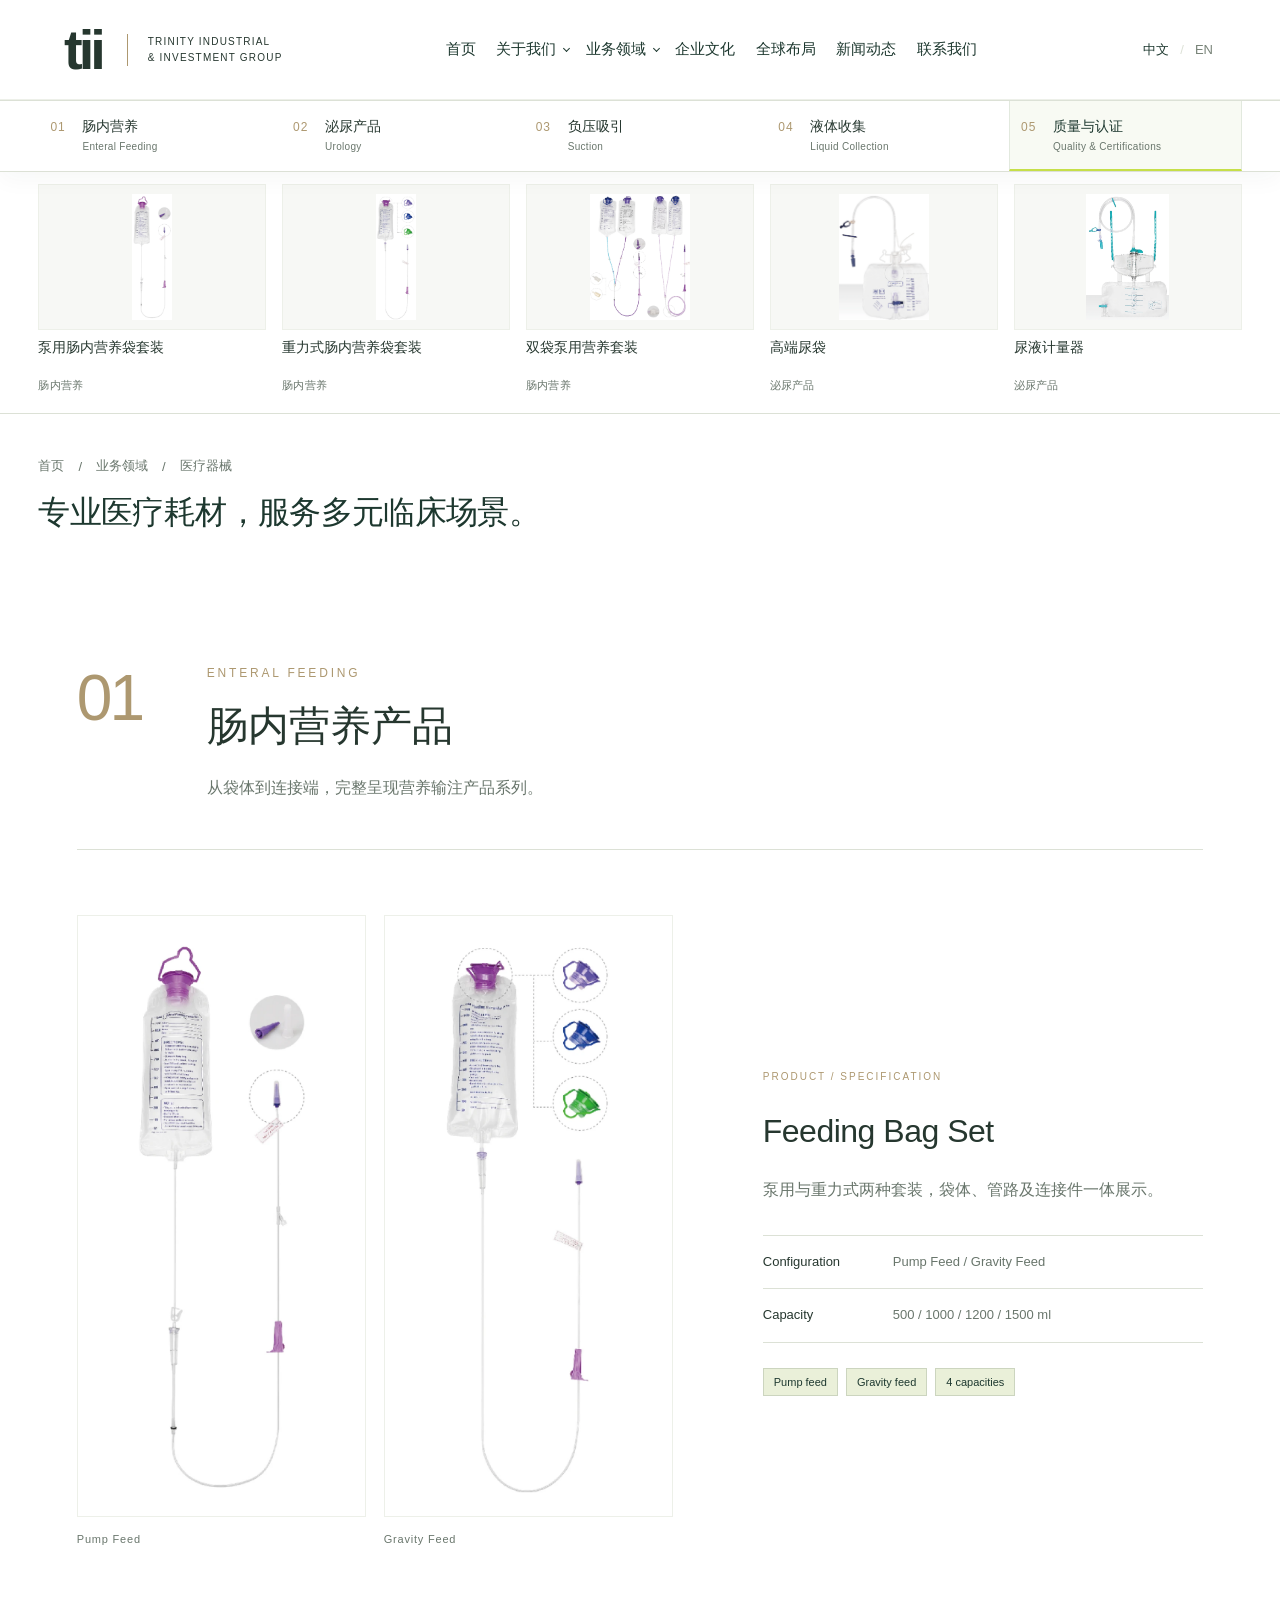
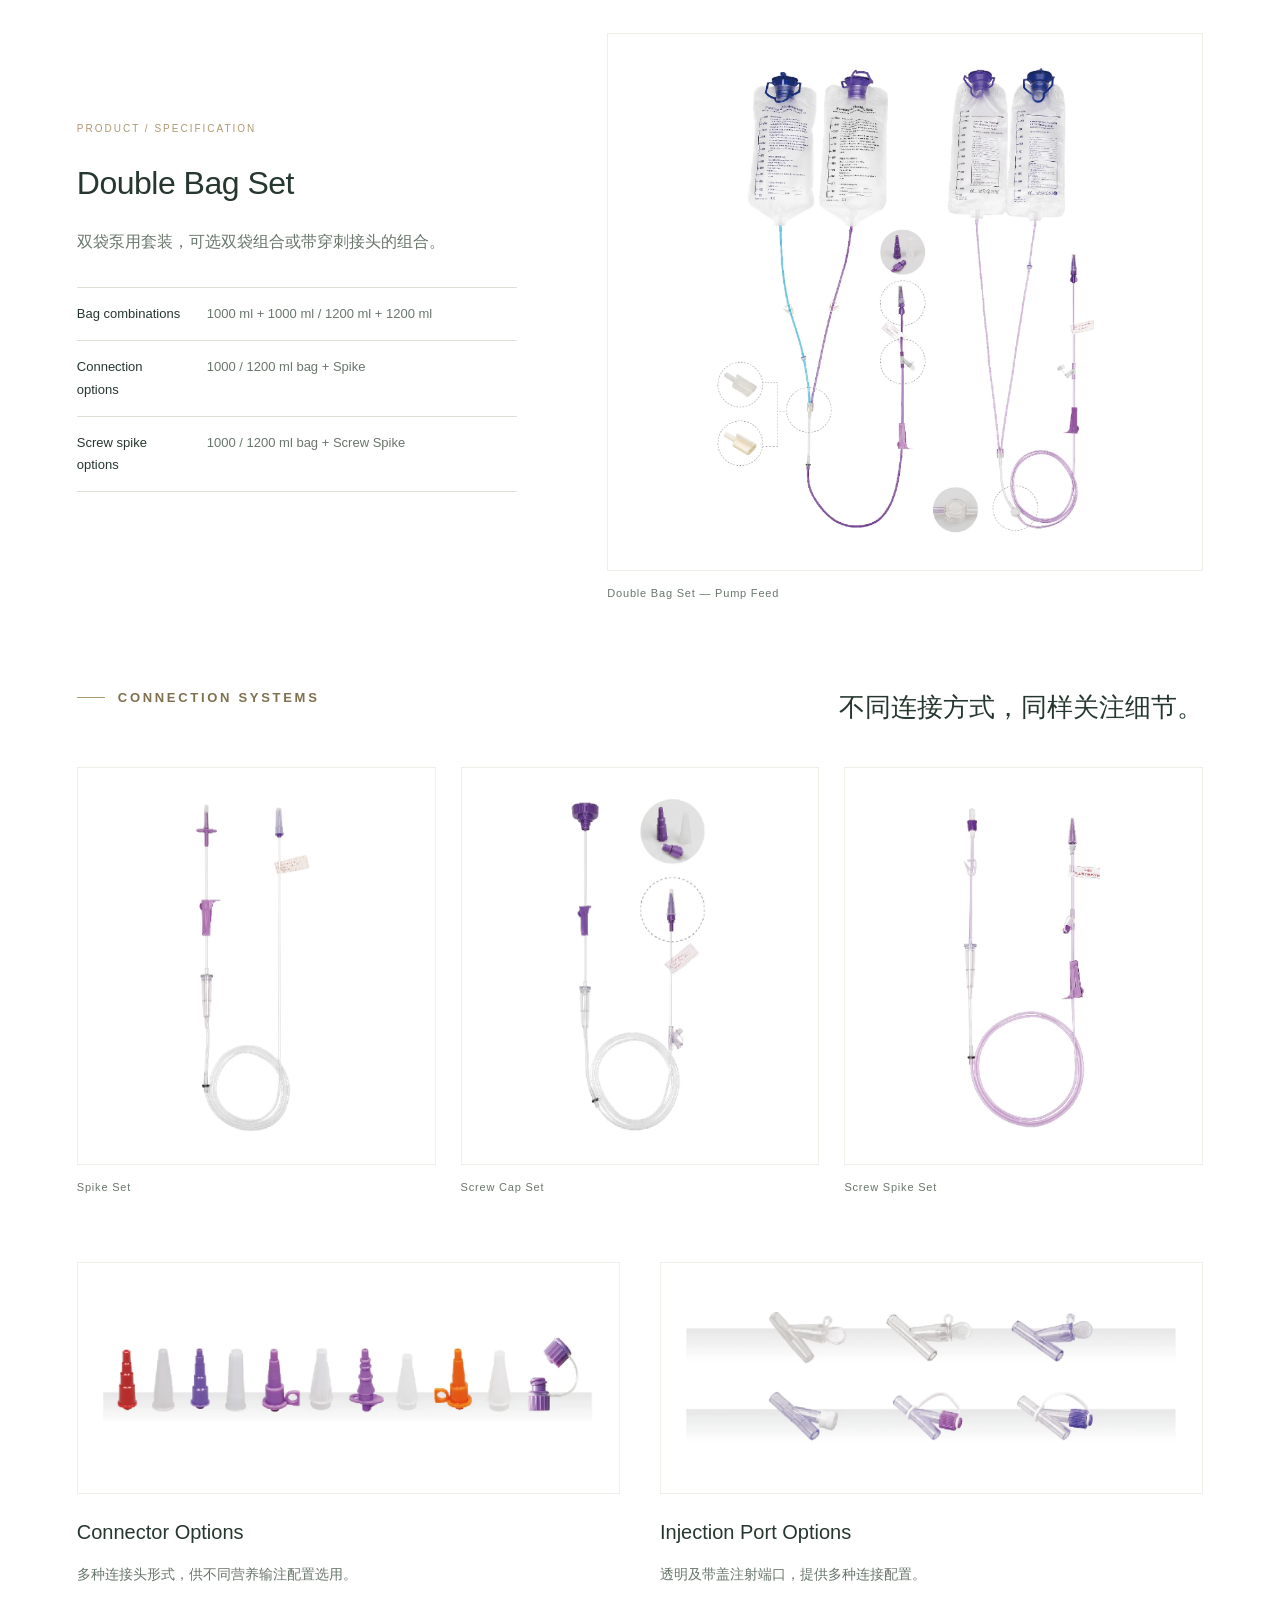
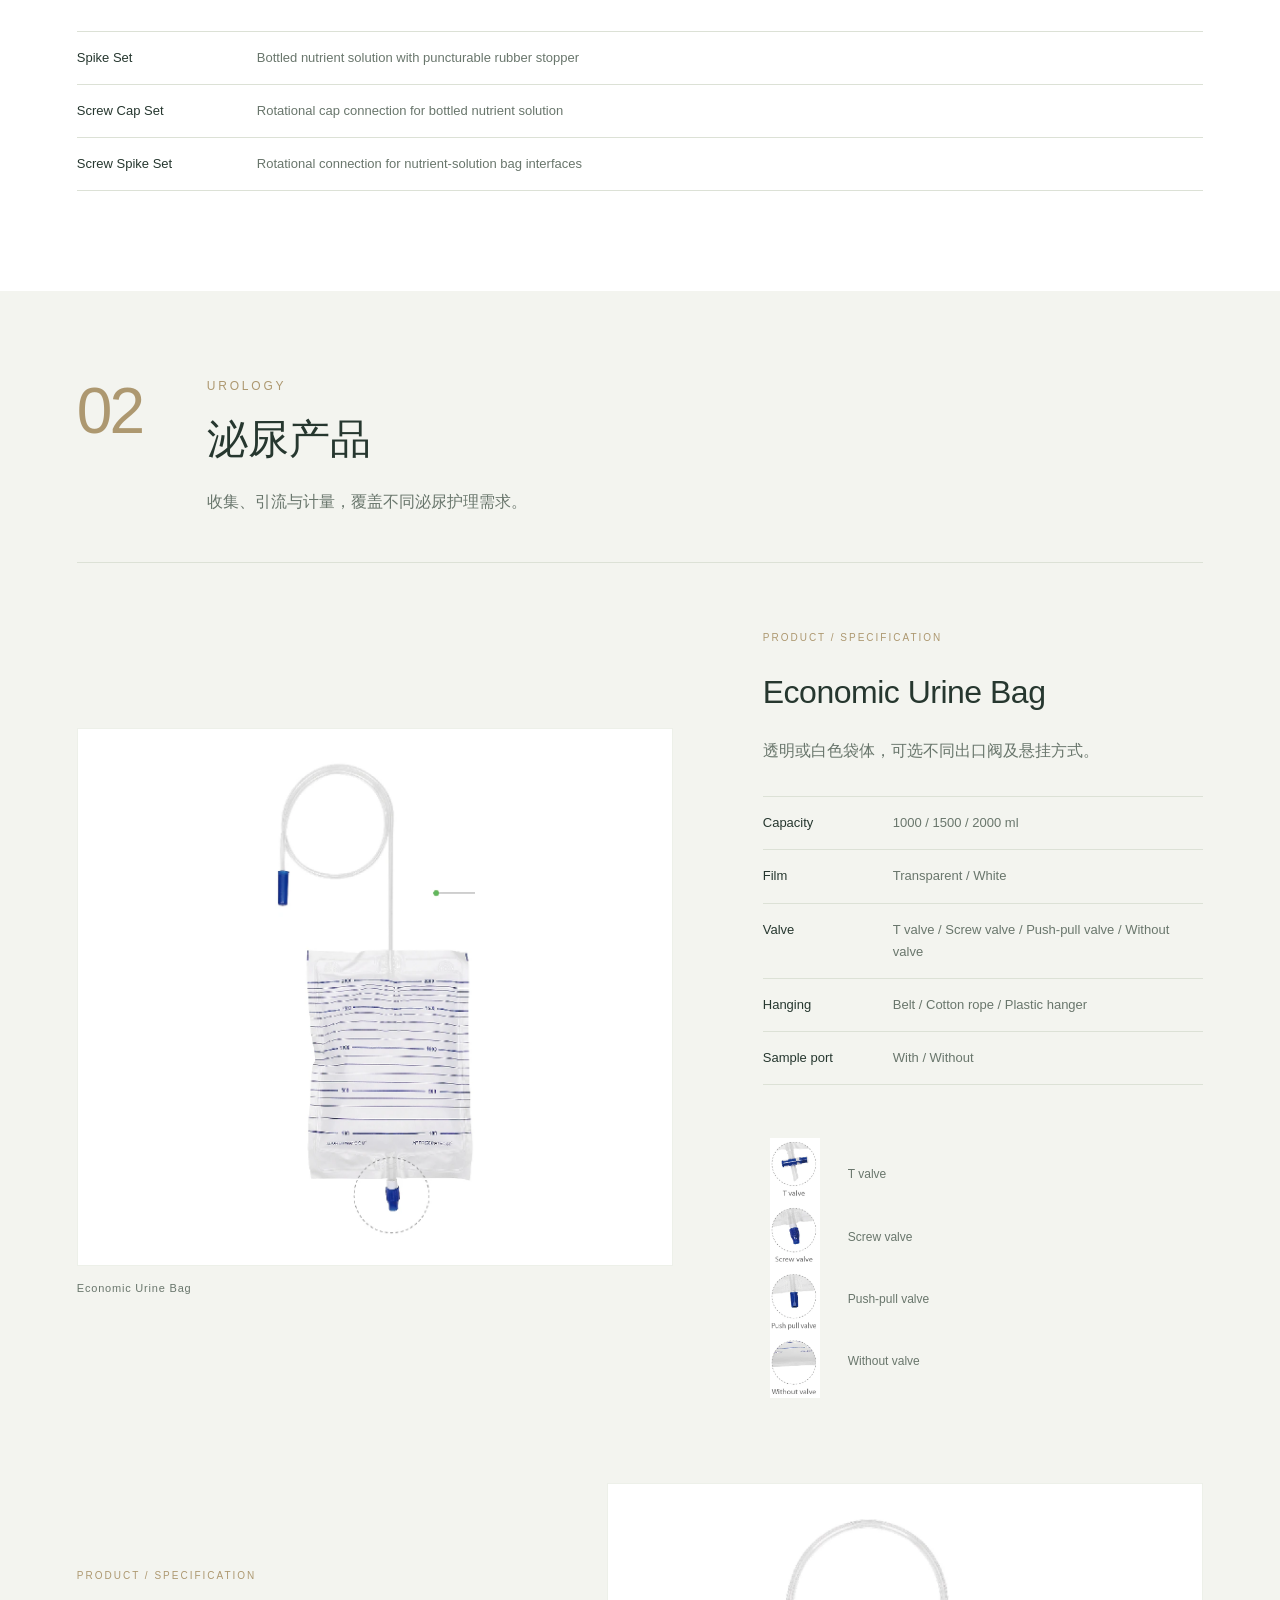
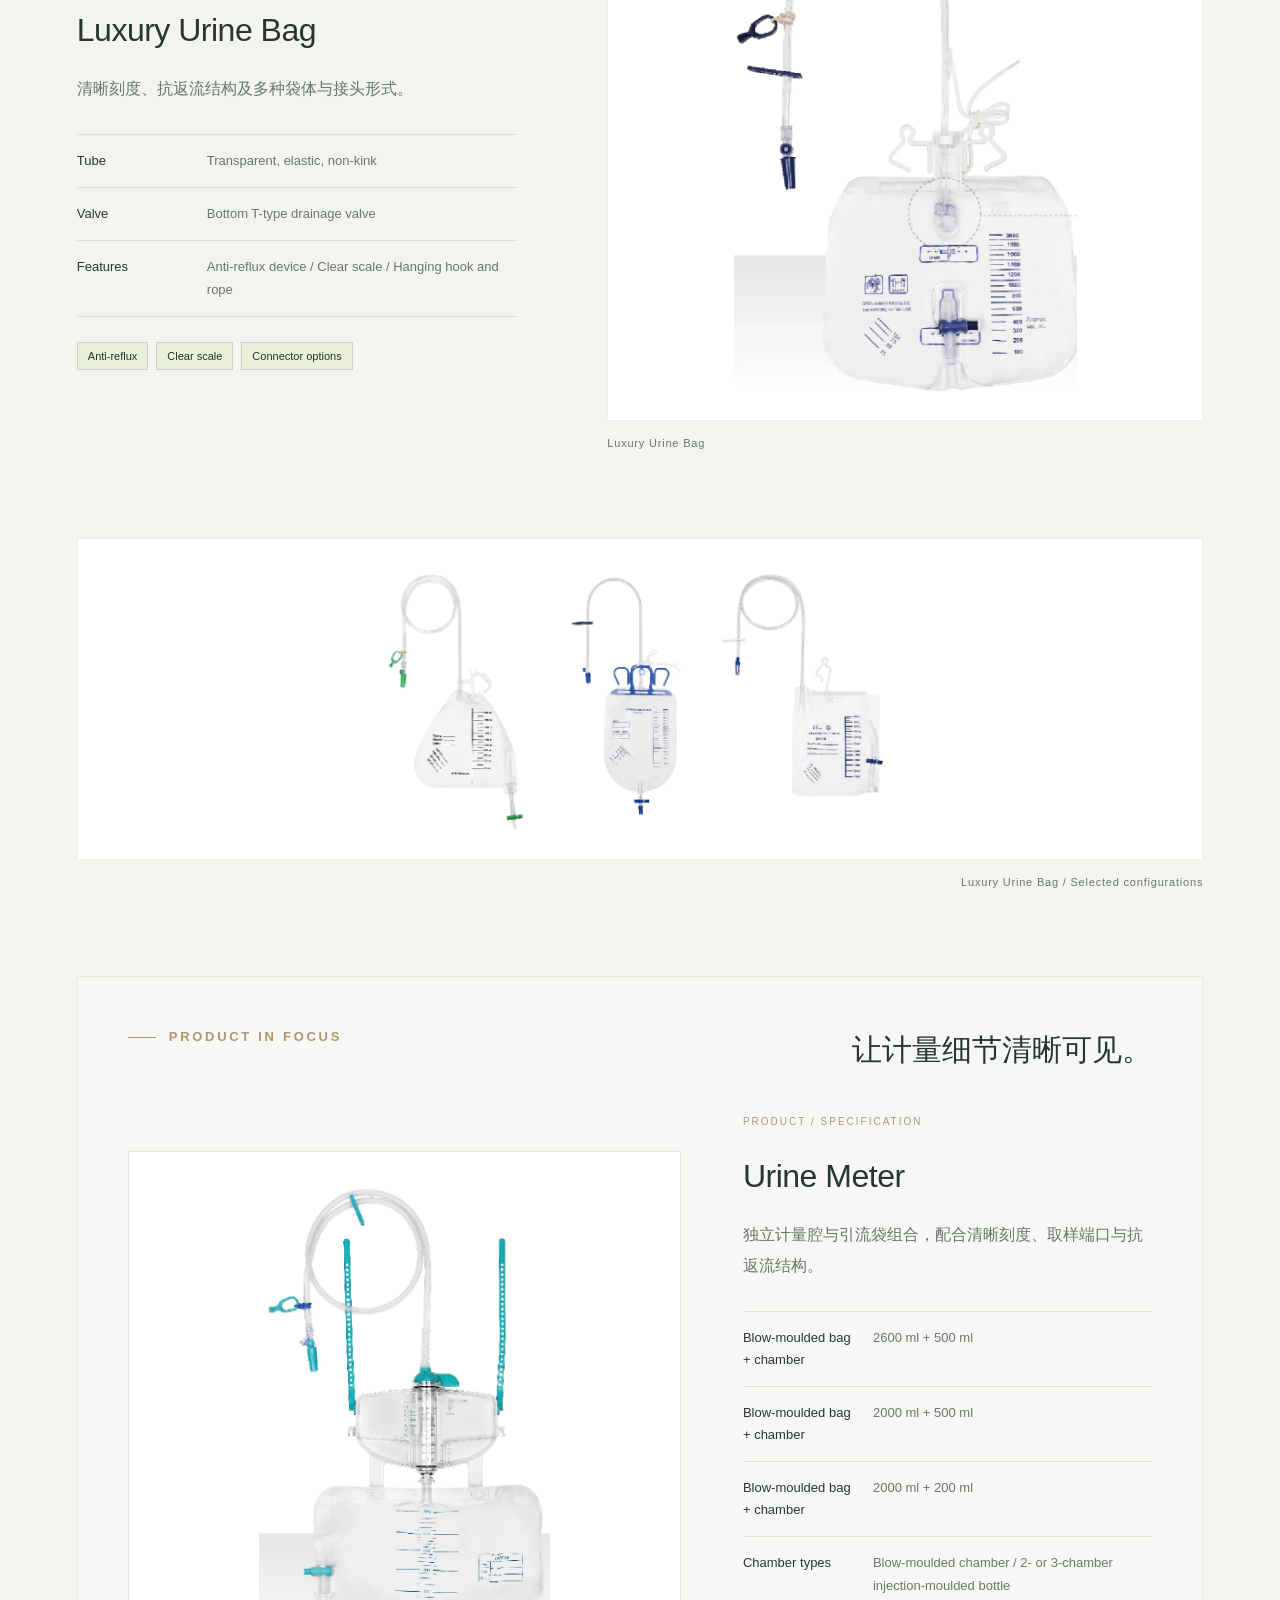
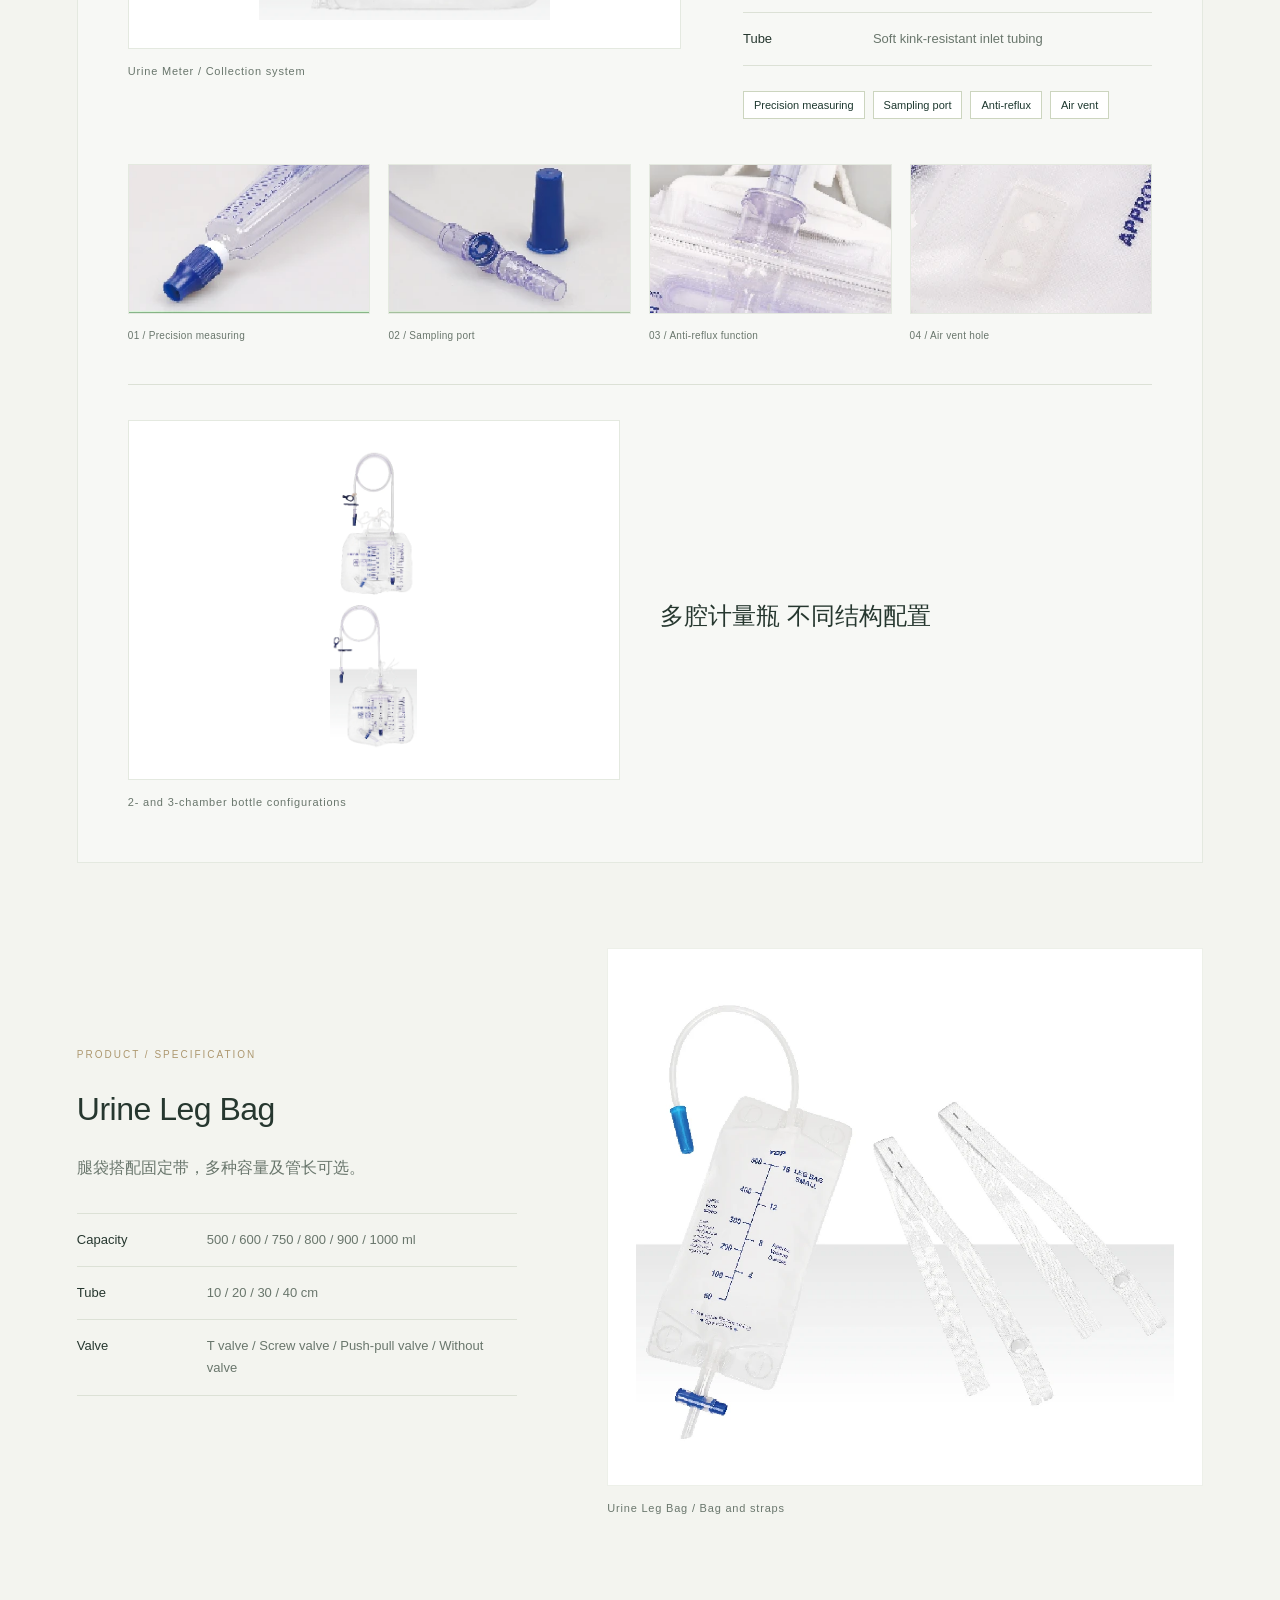
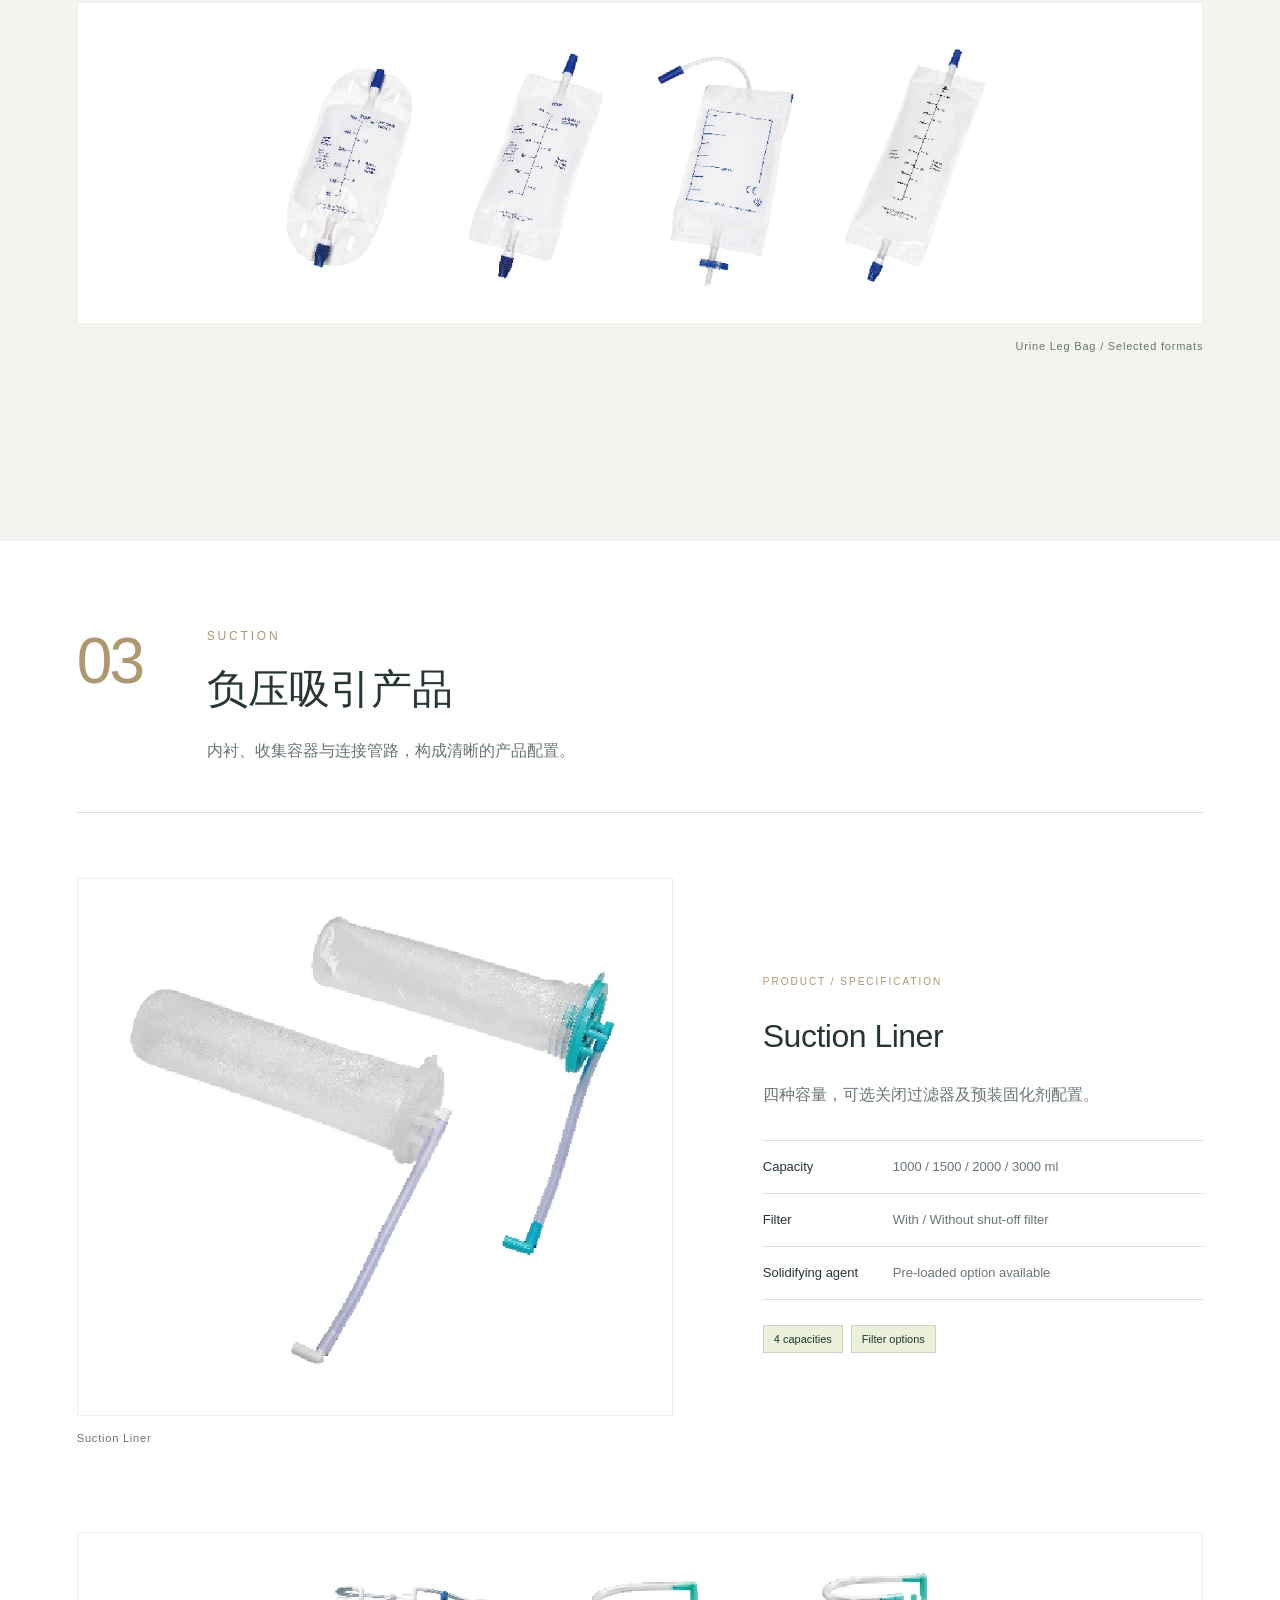
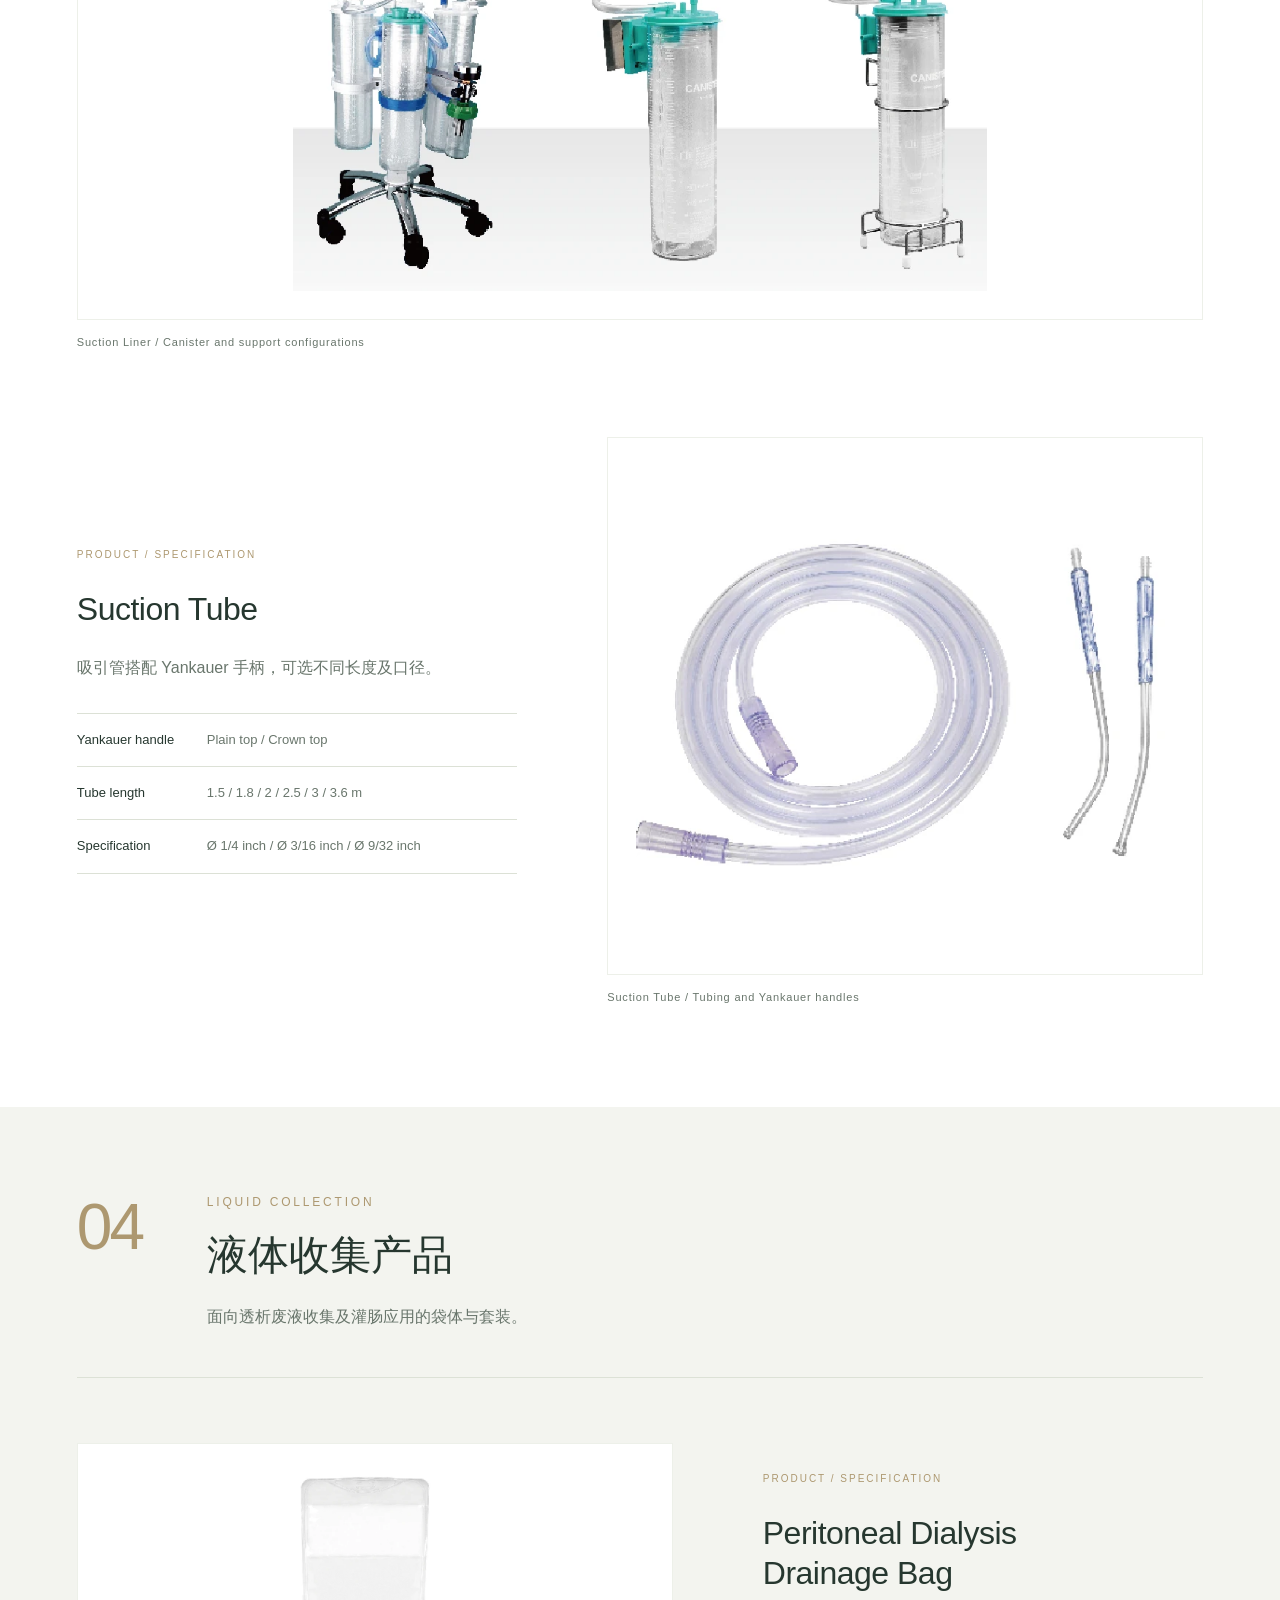
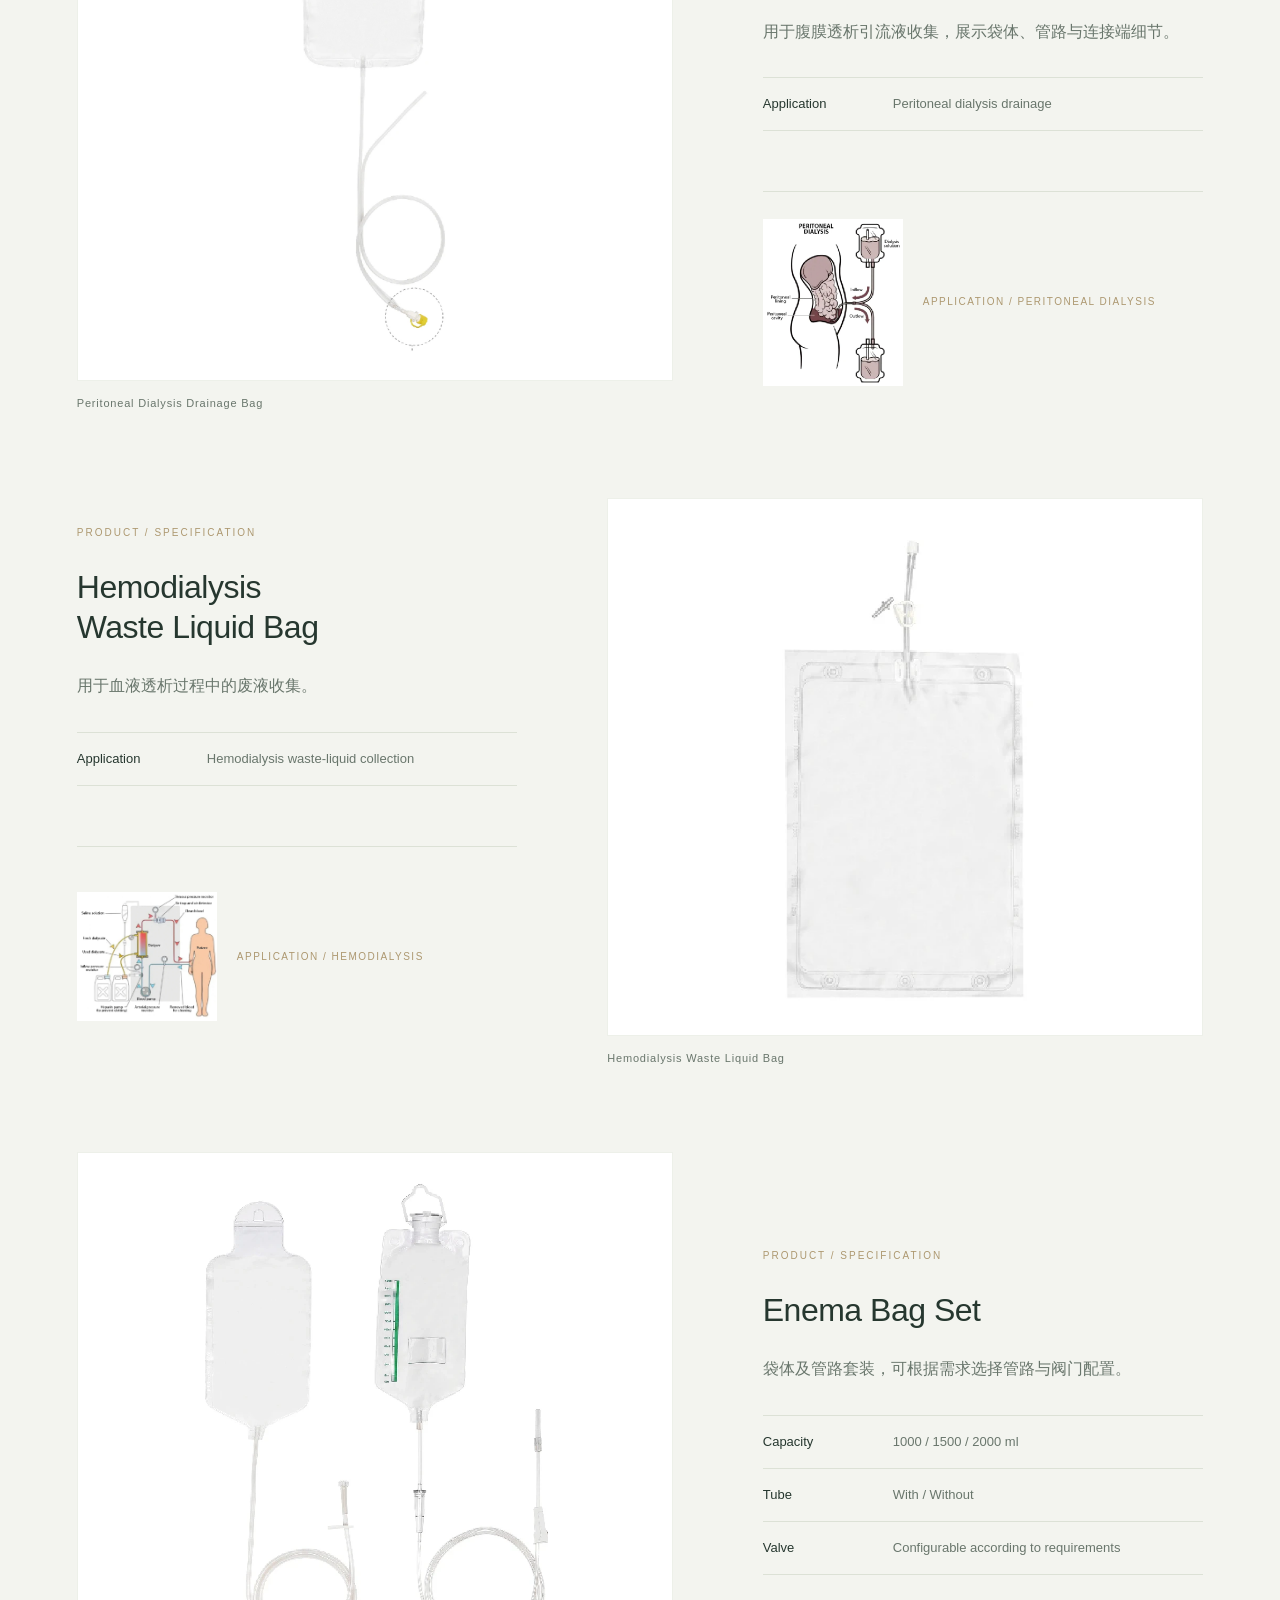
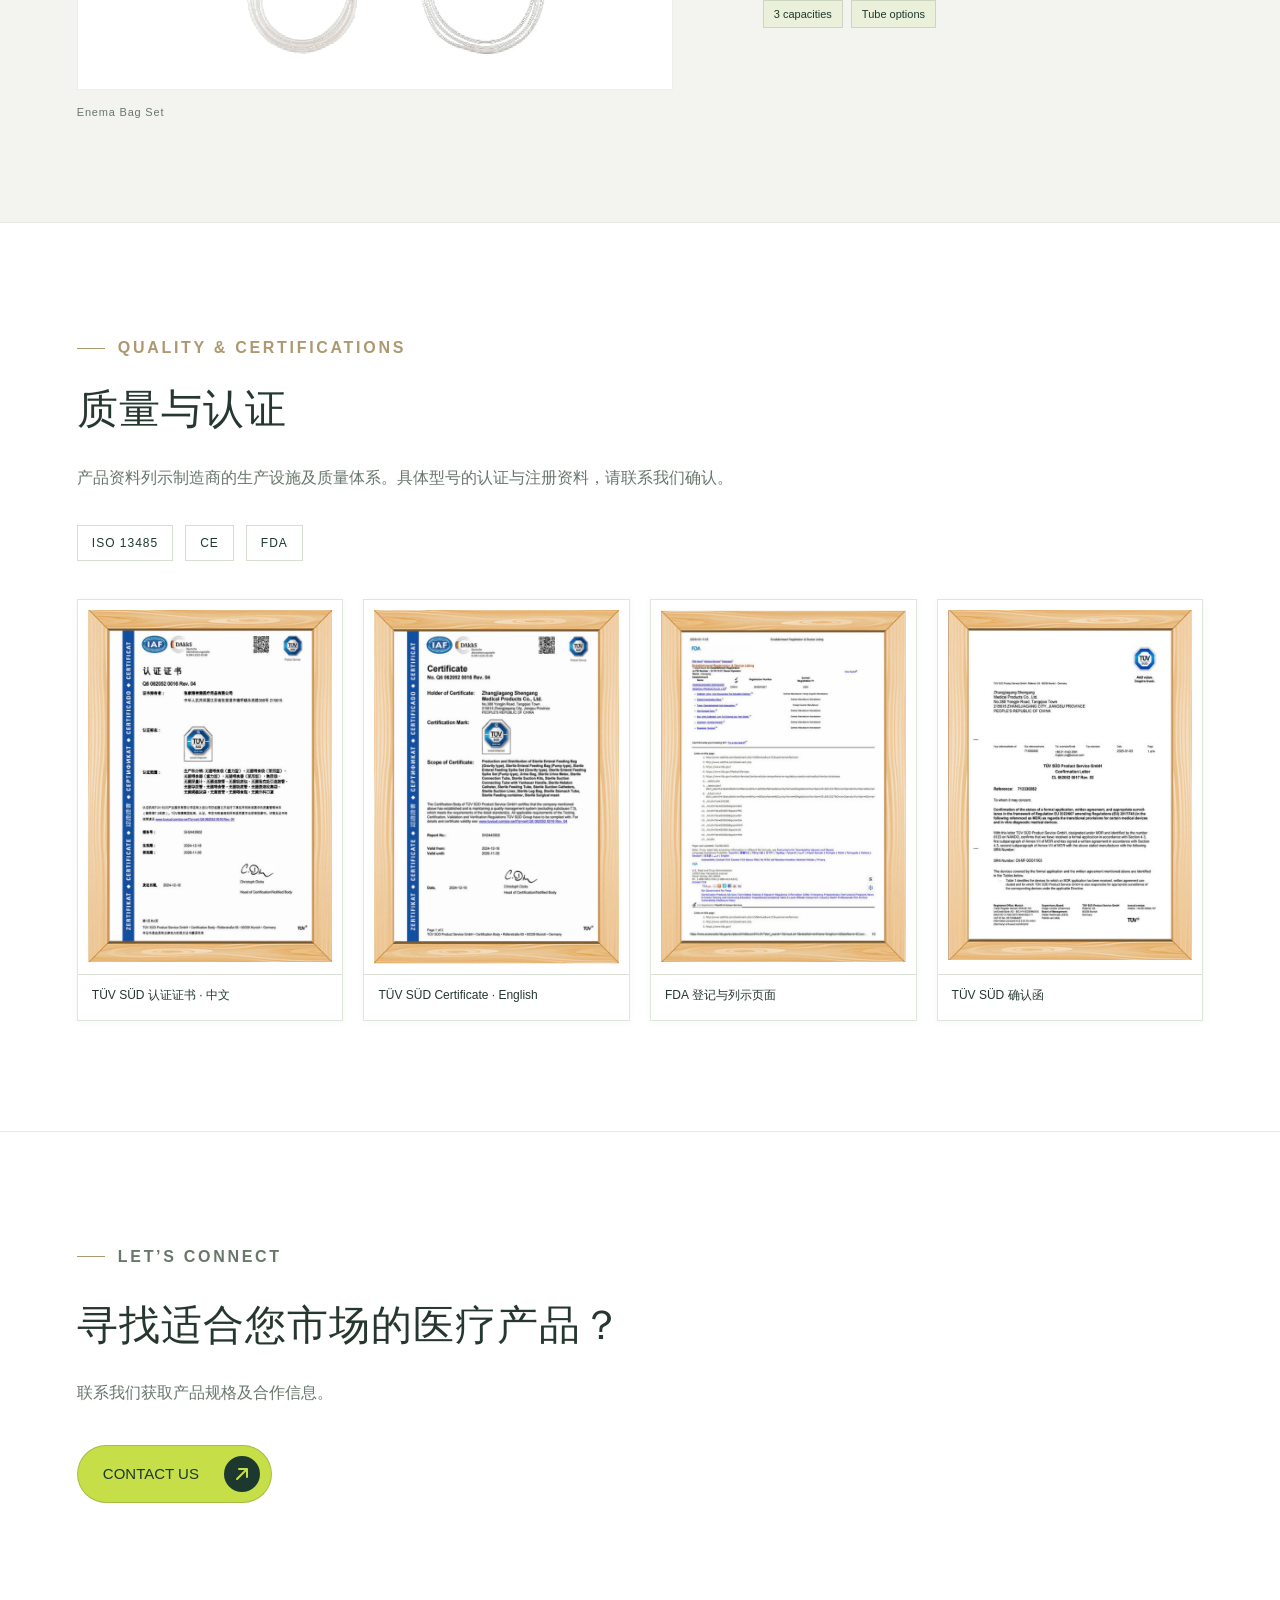
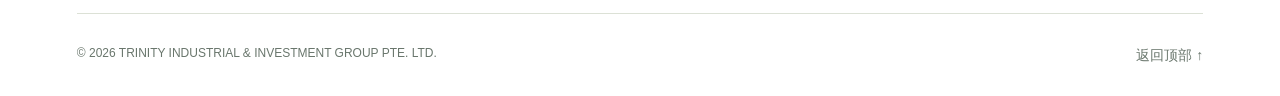
<file: medical.html>
<!doctype html>
<html lang="zh-CN">
<head>
<meta charset="utf-8">
<meta name="viewport" content="width=device-width,initial-scale=1">
<meta name="theme-color" content="#c6df48">
<link rel="icon" type="image/svg+xml" href="./assets/tii-favicon.svg">
<link rel="shortcut icon" type="image/svg+xml" href="./assets/tii-favicon.svg">
<link rel="apple-touch-icon" sizes="180x180" href="./assets/tii-apple-touch-icon.png">
<title>医疗产品 | tii</title>
<meta name="description" content="TII 医疗产品：服务临床护理、肠内营养、泌尿管理、负压吸引及液体收集的医疗耗材。">
<link rel="stylesheet" href="./styles.css?v=20260927b">
<link rel="stylesheet" href="./sections.css">
<link rel="stylesheet" href="./subpages.css?v=20260927b">
<link rel="stylesheet" href="./medical.css?v=20260928-slogan">
<script defer src="./app.js?v=20261021-dropdown">
</script>
<script defer src="./content.js">
</script>
<script defer src="./medical.js"></script>
<link rel="stylesheet" href="./navigation-dropdown.css?v=20261021-home-weight"><script defer src="./navigation-dropdown.js?v=20261021-home"></script></head>
<body class="subpage medical-page" data-title-zh="医疗产品 | tii" data-title-en="Medical Products | tii" data-description-zh="TII 医疗产品：服务临床护理、肠内营养、泌尿管理、负压吸引及液体收集的医疗耗材。" data-description-en="Explore TII disposable medical consumables for enteral feeding, urology, suction and liquid collection.">
<a class="skip" href="#main" data-zh="跳至正文" data-en="Skip to content">跳至正文</a>
<header class="site-header">
<a class="brand" href="./index.html#home" aria-label="tii home">
<span class="brand-text">tii</span>
<span class="brand-name">TRINITY INDUSTRIAL<br>&amp; INVESTMENT GROUP</span>
</a>
<nav id="navigation" class="dropdown-navigation" aria-label="主导航"><ul class="dropdown-main"><li><a href="./index.html" data-zh="首页" data-en="Home">首页</a></li><li class="dropdown-branch"><button class="dropdown-toggle" type="button" aria-expanded="false" aria-controls="dropdown-about"><span data-zh="关于我们" data-en="About us">关于我们</span><span class="dropdown-arrow" aria-hidden="true"></span></button><ul class="dropdown-panel" id="dropdown-about" hidden><li><a href="./about.html" data-zh="公司介绍" data-en="About Us">公司介绍</a></li><li><a href="./culture.html" data-zh="企业文化" data-en="Corporate Culture">企业文化</a></li><li><a href="./index.html#global" data-zh="全球布局" data-en="Global Presence">全球布局</a></li><li><a href="./index.html#news" data-zh="新闻动态" data-en="News">新闻动态</a></li><li><a href="./index.html#contact" data-zh="联系我们" data-en="Contact Us">联系我们</a></li></ul></li><li class="dropdown-branch"><button class="dropdown-toggle" type="button" aria-expanded="false" aria-controls="dropdown-business"><span data-zh="业务领域" data-en="Our business">业务领域</span><span class="dropdown-arrow" aria-hidden="true"></span></button><ul class="dropdown-panel" id="dropdown-business" hidden><li class="dropdown-branch"><button class="dropdown-toggle" type="button" aria-expanded="false" aria-controls="dropdown-agriculture"><span data-zh="农业与植物健康" data-en="Agriculture / Plant Health">农业与植物健康</span><span class="dropdown-arrow" aria-hidden="true"></span></button><ul class="dropdown-panel" id="dropdown-agriculture" hidden><li><a href="./agriculture.html#approach" data-zh="植物健康管理" data-en="Plant Health Management">植物健康管理</a></li><li class="dropdown-branch"><div class="dropdown-row"><a href="./agriculture.html#crop-solutions" data-zh="作物解决方案" data-en="Crop Solutions">作物解决方案</a><button class="dropdown-toggle dropdown-toggle--split" type="button" aria-expanded="false" aria-controls="dropdown-crops"><span class="dropdown-sr" data-zh="作物解决方案分类" data-en="Crop Solutions categories">作物解决方案分类</span><span class="dropdown-arrow" aria-hidden="true"></span></button></div><ul class="dropdown-panel" id="dropdown-crops" hidden><li><a href="./coming-soon.html" data-zh="水稻" data-en="Rice">水稻</a></li><li><a href="./coming-soon.html" data-zh="榴莲" data-en="Durian">榴莲</a></li><li><a href="./coming-soon.html" data-zh="芒果" data-en="Mango">芒果</a></li><li><a href="./coming-soon.html" data-zh="咖啡" data-en="Coffee">咖啡</a></li></ul></li></ul></li><li class="dropdown-branch"><button class="dropdown-toggle" type="button" aria-expanded="false" aria-controls="dropdown-medical"><span data-zh="医疗器械" data-en="Medical Devices">医疗器械</span><span class="dropdown-arrow" aria-hidden="true"></span></button><ul class="dropdown-panel" id="dropdown-medical" hidden><li class="dropdown-branch"><div class="dropdown-row"><a href="./medical.html" data-zh="医疗产品" data-en="Medical Products">医疗产品</a><button class="dropdown-toggle dropdown-toggle--split" type="button" aria-expanded="false" aria-controls="dropdown-products"><span class="dropdown-sr" data-zh="医疗产品分类" data-en="Medical Products categories">医疗产品分类</span><span class="dropdown-arrow" aria-hidden="true"></span></button></div><ul class="dropdown-panel" id="dropdown-products" hidden><li><a href="./medical.html#enteral" data-zh="肠内营养" data-en="Enteral Feeding">肠内营养</a></li><li><a href="./medical.html#urology" data-zh="泌尿护理" data-en="Urology">泌尿护理</a></li><li><a href="./medical.html#suction" data-zh="吸引系列" data-en="Suction">吸引系列</a></li><li><a href="./medical.html#collection" data-zh="收集系列" data-en="Collection">收集系列</a></li></ul></li><li><a href="./medical.html#quality" data-zh="质量保障" data-en="Quality">质量保障</a></li></ul></li><li class="dropdown-branch"><button class="dropdown-toggle" type="button" aria-expanded="false" aria-controls="dropdown-trading"><span data-zh="大宗商品贸易" data-en="Commodity Trading">大宗商品贸易</span><span class="dropdown-arrow" aria-hidden="true"></span></button><ul class="dropdown-panel" id="dropdown-trading" hidden><li><a href="./business.html?division=2#business" data-zh="业务概览" data-en="Overview">业务概览</a></li><li><a href="./coming-soon.html" data-zh="敬请期待" data-en="Coming Soon">敬请期待</a></li></ul></li><li class="dropdown-branch"><button class="dropdown-toggle" type="button" aria-expanded="false" aria-controls="dropdown-logistics"><span data-zh="国际运输与海外仓储" data-en="International Transportation &amp; Overseas Warehousing">国际运输与海外仓储</span><span class="dropdown-arrow" aria-hidden="true"></span></button><ul class="dropdown-panel" id="dropdown-logistics" hidden><li><a href="./logistics.html#overview" data-zh="业务概览" data-en="Overview">业务概览</a></li><li><a href="./logistics.html#services" data-zh="货物旅程" data-en="Cargo Journey">货物旅程</a></li></ul></li></ul></li><li><a href="./culture.html" data-zh="企业文化" data-en="Our culture">企业文化</a></li><li><a href="./index.html#global" data-zh="全球布局" data-en="Global presence">全球布局</a></li><li><a href="./index.html#news" data-zh="新闻动态" data-en="News">新闻动态</a></li><li><a href="./index.html#contact" data-zh="联系我们" data-en="Contact">联系我们</a></li></ul></nav>
<div class="nav-actions">
<div class="language" aria-label="Language">
<button data-lang="zh" class="active" aria-pressed="true">中文</button>
<span>/</span>
<button data-lang="en" aria-pressed="false">EN</button>
</div>
<button class="menu-toggle" aria-label="打开菜单" aria-controls="navigation" aria-expanded="false">
<span>
</span>
<span>
</span>
</button>
</div>
</header>
<main id="main">
<nav class="catalogue-nav" aria-label="产品分类 / Product categories">
<div class="catalogue-nav-track wrap">
<a href="#enteral"><small>01</small><span><span class="catalogue-label" data-zh="肠内营养" data-en="Enteral Feeding">肠内营养</span><em>Enteral Feeding</em></span></a>
<a href="#urology"><small>02</small><span><span class="catalogue-label" data-zh="泌尿产品" data-en="Urology">泌尿产品</span><em>Urology</em></span></a>
<a href="#suction"><small>03</small><span><span class="catalogue-label" data-zh="负压吸引" data-en="Suction">负压吸引</span><em>Suction</em></span></a>
<a href="#collection"><small>04</small><span><span class="catalogue-label" data-zh="液体收集" data-en="Liquid Collection">液体收集</span><em>Liquid Collection</em></span></a>
<a href="#quality"><small>05</small><span><span class="catalogue-label" data-zh="质量与认证" data-en="Quality &amp; Certifications">质量与认证</span><em>Quality &amp; Certifications</em></span></a>
</div>
</nav>
<section class="featured-products" aria-label="明星产品 / Featured products">
<div class="featured-controls" aria-label="产品浏览控制">
<button class="featured-arrow featured-arrow-prev" type="button" data-direction="-1" aria-label="上一组产品" title="Previous products"><svg viewBox="0 0 24 24" aria-hidden="true"><path d="M14.5 5 7.5 12l7 7"/></svg></button>
<button class="featured-arrow featured-arrow-next" type="button" data-direction="1" aria-label="下一组产品" title="Next products"><svg viewBox="0 0 24 24" aria-hidden="true"><path d="m9.5 5 7 7-7 7"/></svg></button>
</div>
<div class="featured-rail" tabindex="0" role="region" aria-label="明星产品横向列表 / Featured products">
<div class="featured-track">
<a class="featured-card" href="#feeding-pump"><span class="featured-image"><img src="./assets/images/medical/feeding-pump.webp" alt="Feeding Bag Set — Pump Feed" loading="lazy" decoding="async" width="479" height="1500"></span><strong data-zh="泵用肠内营养袋套装" data-en="Feeding Bag Set — Pump Feed">泵用肠内营养袋套装</strong><span class="featured-category" data-zh="肠内营养" data-en="Enteral Feeding">肠内营养</span></a>
<a class="featured-card" href="#feeding-gravity"><span class="featured-image"><img src="./assets/images/medical/feeding-gravity.webp" alt="Feeding Bag Set — Gravity Feed" loading="lazy" decoding="async" width="469" height="1500"></span><strong data-zh="重力式肠内营养袋套装" data-en="Feeding Bag Set — Gravity Feed">重力式肠内营养袋套装</strong><span class="featured-category" data-zh="肠内营养" data-en="Enteral Feeding">肠内营养</span></a>
<a class="featured-card" href="#feeding-double"><span class="featured-image"><img src="./assets/images/medical/feeding-double.webp" alt="Double Bag Set — Pump Feed" loading="lazy" decoding="async" width="1180" height="1500"></span><strong data-zh="双袋泵用营养套装" data-en="Double Bag Set — Pump Feed">双袋泵用营养套装</strong><span class="featured-category" data-zh="肠内营养" data-en="Enteral Feeding">肠内营养</span></a>
<a class="featured-card" href="#luxury-urine-bag"><span class="featured-image"><img src="./assets/images/medical/urine-luxury.webp" alt="Luxury Urine Bag" loading="lazy" decoding="async" width="750" height="1050"></span><strong data-zh="高端尿袋" data-en="Luxury Urine Bag">高端尿袋</strong><span class="featured-category" data-zh="泌尿产品" data-en="Urology">泌尿产品</span></a>
<a class="featured-card" href="#urine-meter"><span class="featured-image"><img src="./assets/images/medical/urine-meter.webp" alt="Urine Meter" loading="lazy" decoding="async" width="602" height="910"></span><strong data-zh="尿液计量器" data-en="Urine Meter">尿液计量器</strong><span class="featured-category" data-zh="泌尿产品" data-en="Urology">泌尿产品</span></a>
<a class="featured-card" href="#urine-leg-bag"><span class="featured-image"><img src="./assets/images/medical/urine-leg.webp" alt="Urine Leg Bag" loading="lazy" decoding="async" width="1000" height="846"></span><strong data-zh="腿部尿袋" data-en="Urine Leg Bag">腿部尿袋</strong><span class="featured-category" data-zh="泌尿产品" data-en="Urology">泌尿产品</span></a>
<a class="featured-card" href="#suction-liner"><span class="featured-image"><img src="./assets/images/medical/suction-liner.webp" alt="Suction Liner" loading="lazy" decoding="async" width="580" height="542"></span><strong data-zh="吸引内衬袋" data-en="Suction Liner">吸引内衬袋</strong><span class="featured-category" data-zh="负压吸引" data-en="Suction">负压吸引</span></a>
<a class="featured-card" href="#dialysis-drainage"><span class="featured-image"><img src="./assets/images/medical/dialysis-drainage.webp" alt="Peritoneal Dialysis Drainage Bag" loading="lazy" decoding="async" width="428" height="1318"></span><strong data-zh="腹膜透析引流袋" data-en="Peritoneal Dialysis Drainage Bag">腹膜透析引流袋</strong><span class="featured-category" data-zh="液体收集" data-en="Liquid Collection">液体收集</span></a>
</div>
</div>
</section>
<section class="medical-slogan" aria-label="Medical devices">
<div class="wrap">
<div class="breadcrumbs"><a href="./index.html" data-zh="首页" data-en="Home">首页</a><span aria-hidden="true">/</span><a href="./business.html" data-zh="业务领域" data-en="Our Business">业务领域</a><span aria-hidden="true">/</span><span data-zh="医疗器械" data-en="Medical Devices">医疗器械</span></div>
<h1 data-zh="专业医疗耗材，服务多元临床场景。" data-en="Reliable medical consumables for diverse clinical applications.">专业医疗耗材，服务多元临床场景。</h1>
</div>
</section>

<div class="medical-catalogue">
<section id="enteral" class="catalogue-chapter">
<div class="wrap">
<header class="chapter-head">
<span class="chapter-number">01</span>
<div>
<p class="medical-index">ENTERAL FEEDING</p>
<h2 class="" data-zh="肠内营养产品" data-en="Enteral Feeding">肠内营养产品</h2>
<p class="" data-zh="从袋体到连接端，完整呈现营养输注产品系列。" data-en="A complete view of the feeding range, from bag to connection.">从袋体到连接端，完整呈现营养输注产品系列。</p>
</div>
</header>
<div class="catalogue-row  ">
<div class="catalogue-art">
<div class="paired-products">
<figure id="feeding-pump" class="product-figure ">
<div class="product-stage">
<img class="" src="./assets/images/medical/feeding-pump.webp" alt="Pump Feed" loading="lazy" decoding="async" width="479" height="1500">
</div>
<figcaption>Pump Feed</figcaption>
</figure>
<figure id="feeding-gravity" class="product-figure ">
<div class="product-stage">
<img class="" src="./assets/images/medical/feeding-gravity.webp" alt="Gravity Feed" loading="lazy" decoding="async" width="469" height="1500">
</div>
<figcaption>Gravity Feed</figcaption>
</figure>
</div>
</div>
<div class="catalogue-copy">
<p class="product-kicker">PRODUCT / SPECIFICATION</p>
<h3>Feeding Bag Set</h3>
<p class="" data-zh="泵用与重力式两种套装，袋体、管路及连接件一体展示。" data-en="Pump and gravity feeding sets with integrated bags, tubing and connectors.">泵用与重力式两种套装，袋体、管路及连接件一体展示。</p>
<dl class="catalogue-specs">
<div>
<dt>Configuration</dt>
<dd>Pump Feed / Gravity Feed</dd>
</div>
<div>
<dt>Capacity</dt>
<dd>500 / 1000 / 1200 / 1500 ml</dd>
</div>
</dl>
<div class="feature-list">
<span>Pump feed</span>
<span>Gravity feed</span>
<span>4 capacities</span>
</div>
</div>
</div>
<div id="feeding-double" class="catalogue-row reverse ">
<div class="catalogue-art">
<figure class="product-figure ">
<div class="product-stage">
<img class="" src="./assets/images/medical/feeding-double.webp" alt="Double Bag Set — Pump Feed" loading="lazy" decoding="async" width="1180" height="1500">
</div>
<figcaption>Double Bag Set — Pump Feed</figcaption>
</figure>
</div>
<div class="catalogue-copy">
<p class="product-kicker">PRODUCT / SPECIFICATION</p>
<h3>Double Bag Set</h3>
<p class="" data-zh="双袋泵用套装，可选双袋组合或带穿刺接头的组合。" data-en="Double-bag pump sets with paired bags or spike connection configurations.">双袋泵用套装，可选双袋组合或带穿刺接头的组合。</p>
<dl class="catalogue-specs">
<div>
<dt>Bag combinations</dt>
<dd>1000 ml + 1000 ml / 1200 ml + 1200 ml</dd>
</div>
<div>
<dt>Connection options</dt>
<dd>1000 / 1200 ml bag + Spike</dd>
</div>
<div>
<dt>Screw spike options</dt>
<dd>1000 / 1200 ml bag + Screw Spike</dd>
</div>
</dl>
<div class="feature-list">
</div>
</div>
</div>
<div class="detail-heading">
<p class="eyebrow">CONNECTION SYSTEMS</p>
<h3 class="" data-zh="不同连接方式，同样关注细节。" data-en="Connection options, considered in detail.">不同连接方式，同样关注细节。</h3>
</div>
<div class="connection-grid">
<figure class="product-figure ">
<div class="product-stage">
<img class="" src="./assets/images/medical/spike-set.webp" alt="Spike Set" loading="lazy" decoding="async" width="370" height="834">
</div>
<figcaption>Spike Set</figcaption>
</figure>
<figure class="product-figure ">
<div class="product-stage">
<img class="" src="./assets/images/medical/screw-cap-set.webp" alt="Screw Cap Set" loading="lazy" decoding="async" width="390" height="834">
</div>
<figcaption>Screw Cap Set</figcaption>
</figure>
<figure class="product-figure ">
<div class="product-stage">
<img class="" src="./assets/images/medical/screw-spike-set.webp" alt="Screw Spike Set" loading="lazy" decoding="async" width="390" height="870">
</div>
<figcaption>Screw Spike Set</figcaption>
</figure>
</div>
<div class="accessory-grid">
<article>
<figure class="product-figure ">
<div class="product-stage">
<img class="" src="./assets/images/medical/connector-options.webp" alt="Connector Options" loading="lazy" decoding="async" width="1200" height="214">
</div>
<figcaption>Connector Options</figcaption>
</figure>
<p class="" data-zh="多种连接头形式，供不同营养输注配置选用。" data-en="Multiple connector forms for different feeding configurations.">多种连接头形式，供不同营养输注配置选用。</p>
</article>
<article>
<figure class="product-figure ">
<div class="product-stage">
<img class="" src="./assets/images/medical/injection-port-options.webp" alt="Injection Port Options" loading="lazy" decoding="async" width="1200" height="346">
</div>
<figcaption>Injection Port Options</figcaption>
</figure>
<p class="" data-zh="透明及带盖注射端口，提供多种连接配置。" data-en="Transparent and capped injection ports for different connection configurations.">透明及带盖注射端口，提供多种连接配置。</p>
</article>
</div>
<div class="connection-notes">
<dl class="catalogue-specs">
<div>
<dt>Spike Set</dt>
<dd>Bottled nutrient solution with puncturable rubber stopper</dd>
</div>
<div>
<dt>Screw Cap Set</dt>
<dd>Rotational cap connection for bottled nutrient solution</dd>
</div>
<div>
<dt>Screw Spike Set</dt>
<dd>Rotational connection for nutrient-solution bag interfaces</dd>
</div>
</dl>
</div>
</div>
</section>
<section id="urology" class="catalogue-chapter">
<div class="wrap">
<header class="chapter-head">
<span class="chapter-number">02</span>
<div>
<p class="medical-index">UROLOGY</p>
<h2 class="" data-zh="泌尿产品" data-en="Urology">泌尿产品</h2>
<p class="" data-zh="收集、引流与计量，覆盖不同泌尿护理需求。" data-en="Collection, drainage and measurement for varied urology care needs.">收集、引流与计量，覆盖不同泌尿护理需求。</p>
</div>
</header>
<div class="catalogue-row  ">
<div class="catalogue-art">
<figure class="product-figure ">
<div class="product-stage">
<img class="" src="./assets/images/medical/urine-economic.webp" alt="Economic Urine Bag" loading="lazy" decoding="async" width="420" height="1010">
</div>
<figcaption>Economic Urine Bag</figcaption>
</figure>
</div>
<div class="catalogue-copy">
<p class="product-kicker">PRODUCT / SPECIFICATION</p>
<h3>Economic Urine Bag</h3>
<p class="" data-zh="透明或白色袋体，可选不同出口阀及悬挂方式。" data-en="Transparent or white bag film with outlet valve and hanging options.">透明或白色袋体，可选不同出口阀及悬挂方式。</p>
<dl class="catalogue-specs">
<div>
<dt>Capacity</dt>
<dd>1000 / 1500 / 2000 ml</dd>
</div>
<div>
<dt>Film</dt>
<dd>Transparent / White</dd>
</div>
<div>
<dt>Valve</dt>
<dd>T valve / Screw valve / Push-pull valve / Without valve</dd>
</div>
<div>
<dt>Hanging</dt>
<dd>Belt / Cotton rope / Plastic hanger</dd>
</div>
<div>
<dt>Sample port</dt>
<dd>With / Without</dd>
</div>
</dl>
<div class="feature-list">
</div>
<div class="valve-detail">
<img class="" src="./assets/images/medical/urine-valves.webp" alt="T valve, screw valve, push-pull valve and valve-free details" loading="lazy" decoding="async" width="180" height="940">
<p>T valve<br>Screw valve<br>Push-pull valve<br>Without valve</p>
</div>
</div>
</div>
<div class="catalogue-row reverse ">
<div class="catalogue-art">
<figure class="product-figure ">
<div class="product-stage">
<img id="luxury-urine-bag" class="" src="./assets/images/medical/urine-luxury.webp" alt="Luxury Urine Bag" loading="lazy" decoding="async" width="750" height="1050">
</div>
<figcaption>Luxury Urine Bag</figcaption>
</figure>
</div>
<div class="catalogue-copy">
<p class="product-kicker">PRODUCT / SPECIFICATION</p>
<h3>Luxury Urine Bag</h3>
<p class="" data-zh="清晰刻度、抗返流结构及多种袋体与接头形式。" data-en="Clear graduations, anti-reflux construction and a range of bag and connector forms.">清晰刻度、抗返流结构及多种袋体与接头形式。</p>
<dl class="catalogue-specs">
<div>
<dt>Tube</dt>
<dd>Transparent, elastic, non-kink</dd>
</div>
<div>
<dt>Valve</dt>
<dd>Bottom T-type drainage valve</dd>
</div>
<div>
<dt>Features</dt>
<dd>Anti-reflux device / Clear scale / Hanging hook and rope</dd>
</div>
</dl>
<div class="feature-list">
<span>Anti-reflux</span>
<span>Clear scale</span>
<span>Connector options</span>
</div>
</div>
</div>
<div class="variant-strip">
<figure class="product-figure ">
<div class="product-stage">
<img class="" src="./assets/images/medical/urine-luxury-variants.webp" alt="Luxury Urine Bag / Selected configurations" loading="lazy" decoding="async" width="1200" height="572">
</div>
<figcaption>Luxury Urine Bag / Selected configurations</figcaption>
</figure>
</div>
<article id="urine-meter" class="meter-focus">
<div class="focus-heading">
<p class="eyebrow">PRODUCT IN FOCUS</p>
<h3 class="" data-zh="让计量细节清晰可见。" data-en="A closer look at measurement.">让计量细节清晰可见。</h3>
</div>
<div class="catalogue-row  ">
<div class="catalogue-art">
<figure class="product-figure ">
<div class="product-stage">
<img class="" src="./assets/images/medical/urine-meter.webp" alt="Urine Meter / Collection system" loading="lazy" decoding="async" width="602" height="910">
</div>
<figcaption>Urine Meter / Collection system</figcaption>
</figure>
</div>
<div class="catalogue-copy">
<p class="product-kicker">PRODUCT / SPECIFICATION</p>
<h3>Urine Meter</h3>
<p class="" data-zh="独立计量腔与引流袋组合，配合清晰刻度、取样端口与抗返流结构。" data-en="A measuring chamber and drainage bag system with readable graduations, a sampling port and anti-reflux construction.">独立计量腔与引流袋组合，配合清晰刻度、取样端口与抗返流结构。</p>
<dl class="catalogue-specs">
<div>
<dt>Blow-moulded bag + chamber</dt>
<dd>2600 ml + 500 ml</dd>
</div>
<div>
<dt>Blow-moulded bag + chamber</dt>
<dd>2000 ml + 500 ml</dd>
</div>
<div>
<dt>Blow-moulded bag + chamber</dt>
<dd>2000 ml + 200 ml</dd>
</div>
<div>
<dt>Chamber types</dt>
<dd>Blow-moulded chamber / 2- or 3-chamber injection-moulded bottle</dd>
</div>
<div>
<dt>Tube</dt>
<dd>Soft kink-resistant inlet tubing</dd>
</div>
</dl>
<div class="feature-list">
<span>Precision measuring</span>
<span>Sampling port</span>
<span>Anti-reflux</span>
<span>Air vent</span>
</div>
</div>
</div>
<div class="meter-details">
<figure class="product-figure ">
<div class="product-stage">
<img class="" src="./assets/images/medical/meter-precision.webp" alt="01 / Precision measuring" loading="lazy" decoding="async" width="308" height="188">
</div>
<figcaption>01 / Precision measuring</figcaption>
</figure>
<figure class="product-figure ">
<div class="product-stage">
<img class="" src="./assets/images/medical/meter-sampling-port.webp" alt="02 / Sampling port" loading="lazy" decoding="async" width="308" height="186">
</div>
<figcaption>02 / Sampling port</figcaption>
</figure>
<figure class="product-figure ">
<div class="product-stage">
<img class="" src="./assets/images/medical/meter-anti-reflux.webp" alt="03 / Anti-reflux function" loading="lazy" decoding="async" width="308" height="182">
</div>
<figcaption>03 / Anti-reflux function</figcaption>
</figure>
<figure class="product-figure ">
<div class="product-stage">
<img class="" src="./assets/images/medical/meter-air-vent.webp" alt="04 / Air vent hole" loading="lazy" decoding="async" width="308" height="184">
</div>
<figcaption>04 / Air vent hole</figcaption>
</figure>
</div>
<div class="chamber-row">
<figure class="product-figure ">
<div class="product-stage">
<img class="" src="./assets/images/medical/urine-meter-chambers.webp" alt="2- and 3-chamber bottle configurations" loading="lazy" decoding="async" width="376" height="1298">
</div>
<figcaption>2- and 3-chamber bottle configurations</figcaption>
</figure>
<h4 class="" data-zh="多腔计量瓶 不同结构配置" data-en="Multi-chamber bottles Different construction options">多腔计量瓶 不同结构配置</h4>
</div>
</article>
<div class="catalogue-row reverse ">
<div class="catalogue-art">
<figure class="product-figure ">
<div class="product-stage">
<img id="urine-leg-bag" class="" src="./assets/images/medical/urine-leg.webp" alt="Urine Leg Bag / Bag and straps" loading="lazy" decoding="async" width="1000" height="846">
</div>
<figcaption>Urine Leg Bag / Bag and straps</figcaption>
</figure>
</div>
<div class="catalogue-copy">
<p class="product-kicker">PRODUCT / SPECIFICATION</p>
<h3>Urine Leg Bag</h3>
<p class="" data-zh="腿袋搭配固定带，多种容量及管长可选。" data-en="Leg bags with fixing straps, in a range of capacities and tube lengths.">腿袋搭配固定带，多种容量及管长可选。</p>
<dl class="catalogue-specs">
<div>
<dt>Capacity</dt>
<dd>500 / 600 / 750 / 800 / 900 / 1000 ml</dd>
</div>
<div>
<dt>Tube</dt>
<dd>10 / 20 / 30 / 40 cm</dd>
</div>
<div>
<dt>Valve</dt>
<dd>T valve / Screw valve / Push-pull valve / Without valve</dd>
</div>
</dl>
<div class="feature-list">
</div>
</div>
</div>
<div class="variant-strip">
<figure class="product-figure ">
<div class="product-stage">
<img class="" src="./assets/images/medical/urine-leg-variants.webp" alt="Urine Leg Bag / Selected formats" loading="lazy" decoding="async" width="1200" height="427">
</div>
<figcaption>Urine Leg Bag / Selected formats</figcaption>
</figure>
</div>
</div>
</section>
<section id="suction" class="catalogue-chapter">
<div class="wrap">
<header class="chapter-head">
<span class="chapter-number">03</span>
<div>
<p class="medical-index">SUCTION</p>
<h2 class="" data-zh="负压吸引产品" data-en="Suction">负压吸引产品</h2>
<p class="" data-zh="内衬、收集容器与连接管路，构成清晰的产品配置。" data-en="Liners, collection canisters and tubing, presented as a complete configuration.">内衬、收集容器与连接管路，构成清晰的产品配置。</p>
</div>
</header>
<div class="catalogue-row  ">
<div class="catalogue-art">
<figure class="product-figure ">
<div class="product-stage">
<img id="suction-liner" class="" src="./assets/images/medical/suction-liner.webp" alt="Suction Liner" loading="lazy" decoding="async" width="580" height="542">
</div>
<figcaption>Suction Liner</figcaption>
</figure>
</div>
<div class="catalogue-copy">
<p class="product-kicker">PRODUCT / SPECIFICATION</p>
<h3>Suction Liner</h3>
<p class="" data-zh="四种容量，可选关闭过滤器及预装固化剂配置。" data-en="Four capacities, with shut-off filter and pre-loaded solidifying agent options.">四种容量，可选关闭过滤器及预装固化剂配置。</p>
<dl class="catalogue-specs">
<div>
<dt>Capacity</dt>
<dd>1000 / 1500 / 2000 / 3000 ml</dd>
</div>
<div>
<dt>Filter</dt>
<dd>With / Without shut-off filter</dd>
</div>
<div>
<dt>Solidifying agent</dt>
<dd>Pre-loaded option available</dd>
</div>
</dl>
<div class="feature-list">
<span>4 capacities</span>
<span>Filter options</span>
</div>
</div>
</div>
<div class="equipment-band">
<figure class="product-figure ">
<div class="product-stage">
<img class="" src="./assets/images/medical/suction-canisters.webp" alt="Suction Liner / Canister and support configurations" loading="lazy" decoding="async" width="950" height="452">
</div>
<figcaption>Suction Liner / Canister and support configurations</figcaption>
</figure>
</div>
<div class="catalogue-row reverse ">
<div class="catalogue-art">
<figure class="product-figure ">
<div class="product-stage">
<img class="" src="./assets/images/medical/suction-tube.webp" alt="Suction Tube / Tubing and Yankauer handles" loading="lazy" decoding="async" width="578" height="378">
</div>
<figcaption>Suction Tube / Tubing and Yankauer handles</figcaption>
</figure>
</div>
<div class="catalogue-copy">
<p class="product-kicker">PRODUCT / SPECIFICATION</p>
<h3>Suction Tube</h3>
<p class="" data-zh="吸引管搭配 Yankauer 手柄，可选不同长度及口径。" data-en="Suction tubing with Yankauer handle options, in different lengths and diameters.">吸引管搭配 Yankauer 手柄，可选不同长度及口径。</p>
<dl class="catalogue-specs">
<div>
<dt>Yankauer handle</dt>
<dd>Plain top / Crown top</dd>
</div>
<div>
<dt>Tube length</dt>
<dd>1.5 / 1.8 / 2 / 2.5 / 3 / 3.6 m</dd>
</div>
<div>
<dt>Specification</dt>
<dd>Ø 1/4 inch / Ø 3/16 inch / Ø 9/32 inch</dd>
</div>
</dl>
<div class="feature-list">
</div>
</div>
</div>
</div>
</section>
<section id="collection" class="catalogue-chapter">
<div class="wrap">
<header class="chapter-head">
<span class="chapter-number">04</span>
<div>
<p class="medical-index">LIQUID COLLECTION</p>
<h2 class="" data-zh="液体收集产品" data-en="Liquid Collection">液体收集产品</h2>
<p class="" data-zh="面向透析废液收集及灌肠应用的袋体与套装。" data-en="Bags and sets for dialysis waste-liquid collection and enema applications.">面向透析废液收集及灌肠应用的袋体与套装。</p>
</div>
</header>
<div class="catalogue-row  ">
<div class="catalogue-art">
<figure class="product-figure ">
<div class="product-stage">
<img id="dialysis-drainage" class="" src="./assets/images/medical/dialysis-drainage.webp" alt="Peritoneal Dialysis Drainage Bag" loading="lazy" decoding="async" width="428" height="1318">
</div>
<figcaption>Peritoneal Dialysis Drainage Bag</figcaption>
</figure>
</div>
<div class="catalogue-copy">
<p class="product-kicker">PRODUCT / SPECIFICATION</p>
<h3>Peritoneal Dialysis<br>Drainage Bag</h3>
<p class="" data-zh="用于腹膜透析引流液收集，展示袋体、管路与连接端细节。" data-en="For peritoneal dialysis drainage collection, shown with tubing and connector details.">用于腹膜透析引流液收集，展示袋体、管路与连接端细节。</p>
<dl class="catalogue-specs">
<div>
<dt>Application</dt>
<dd>Peritoneal dialysis drainage</dd>
</div>
</dl>
<div class="feature-list">
</div>
<figure class="application-diagram">
<img class="" src="./assets/images/medical/peritoneal-diagram.webp" alt="Peritoneal dialysis application diagram" loading="lazy" decoding="async" width="502" height="598">
<figcaption>APPLICATION / PERITONEAL DIALYSIS</figcaption>
</figure>
</div>
</div>
<div class="catalogue-row reverse ">
<div class="catalogue-art">
<figure class="product-figure ">
<div class="product-stage">
<img class="" src="./assets/images/medical/hemodialysis-bag.webp" alt="Hemodialysis Waste Liquid Bag" loading="lazy" decoding="async" width="338" height="596">
</div>
<figcaption>Hemodialysis Waste Liquid Bag</figcaption>
</figure>
</div>
<div class="catalogue-copy">
<p class="product-kicker">PRODUCT / SPECIFICATION</p>
<h3>Hemodialysis<br>Waste Liquid Bag</h3>
<p class="" data-zh="用于血液透析过程中的废液收集。" data-en="For collecting waste liquid during the hemodialysis process.">用于血液透析过程中的废液收集。</p>
<dl class="catalogue-specs">
<div>
<dt>Application</dt>
<dd>Hemodialysis waste-liquid collection</dd>
</div>
</dl>
<div class="feature-list">
</div>
<figure class="application-diagram">
<img class="" src="./assets/images/medical/hemodialysis-diagram.webp" alt="Hemodialysis circuit application diagram" loading="lazy" decoding="async" width="636" height="586">
<figcaption>APPLICATION / HEMODIALYSIS</figcaption>
</figure>
</div>
</div>
<div class="catalogue-row  ">
<div class="catalogue-art">
<figure class="product-figure ">
<div class="product-stage">
<img class="" src="./assets/images/medical/enema-bag-set.webp" alt="Enema Bag Set" loading="lazy" decoding="async" width="660" height="914">
</div>
<figcaption>Enema Bag Set</figcaption>
</figure>
</div>
<div class="catalogue-copy">
<p class="product-kicker">PRODUCT / SPECIFICATION</p>
<h3>Enema Bag Set</h3>
<p class="" data-zh="袋体及管路套装，可根据需求选择管路与阀门配置。" data-en="Bag and tubing sets with tube and valve configuration options.">袋体及管路套装，可根据需求选择管路与阀门配置。</p>
<dl class="catalogue-specs">
<div>
<dt>Capacity</dt>
<dd>1000 / 1500 / 2000 ml</dd>
</div>
<div>
<dt>Tube</dt>
<dd>With / Without</dd>
</div>
<div>
<dt>Valve</dt>
<dd>Configurable according to requirements</dd>
</div>
</dl>
<div class="feature-list">
<span>3 capacities</span>
<span>Tube options</span>
</div>
</div>
</div>
</div>
</section>
</div>
<section id="quality" class="quality section">
<div class="wrap quality-inner">
<p class="eyebrow">QUALITY &amp; CERTIFICATIONS</p>
<div>
<h2 data-zh="质量与认证" data-en="Quality &amp; Certifications">质量与认证</h2>
<p data-zh="产品资料列示制造商的生产设施及质量体系。具体型号的认证与注册资料，请联系我们确认。" data-en="The catalogue describes manufacturer facilities and quality systems. Contact us for certification and registration documents for specific models.">产品资料列示制造商的生产设施及质量体系。具体型号的认证与注册资料，请联系我们确认。</p>
<div class="quality-slots" aria-label="资料中列示的质量体系">
<span>ISO 13485</span>
<span>CE</span>
<span>FDA</span>
</div>
<div class="certificate-gallery" data-certificate-gallery aria-label="证书图片">
<button type="button" data-certificate aria-label="放大查看 TÜV SÜD 认证证书中文版"><img src="./assets/images/medical/certificates/tuv-certificate-zh.jpg" alt="TÜV SÜD 认证证书中文版" loading="lazy" decoding="async" width="1132" height="1630"><span>TÜV SÜD 认证证书 · 中文</span></button>
<button type="button" data-certificate aria-label="放大查看 TÜV SÜD 认证证书英文版"><img src="./assets/images/medical/certificates/tuv-certificate-en.jpg" alt="TÜV SÜD 认证证书英文版" loading="lazy" decoding="async" width="1072" height="1552"><span>TÜV SÜD Certificate · English</span></button>
<button type="button" data-certificate aria-label="放大查看 FDA 机构登记与器械列示页面"><img src="./assets/images/medical/certificates/fda-establishment-listing.jpg" alt="FDA 机构登记与器械列示页面" loading="lazy" decoding="async" width="1062" height="1527"><span>FDA 登记与列示页面</span></button>
<button type="button" data-certificate aria-label="放大查看 TÜV SÜD 确认函"><img src="./assets/images/medical/certificates/tuv-confirmation-letter.jpg" alt="TÜV SÜD 确认函" loading="lazy" decoding="async" width="1135" height="1625"><span>TÜV SÜD 确认函</span></button>
</div>
</div>
</div>
</section>
<dialog class="certificate-lightbox" aria-label="证书预览">
<button type="button" class="certificate-lightbox-close" aria-label="关闭证书预览"><svg viewBox="0 0 24 24" aria-hidden="true"><path d="m6 6 12 12M18 6 6 18"/></svg></button>
<img alt="">
</dialog>
<section class="medical-final section">
<div class="wrap">
<p class="eyebrow">LET’S CONNECT</p>
<h2 data-zh="寻找适合您市场的医疗产品？" data-en="Looking for the right medical products for your market?">寻找适合您市场的医疗产品？</h2>
<p data-zh="联系我们获取产品规格及合作信息。" data-en="Contact us for product specifications and cooperation information.">联系我们获取产品规格及合作信息。</p>
<a class="button lime" href="./index.html#contact">
<span>CONTACT US</span>
<span class="button-icon" aria-hidden="true">
<svg viewBox="0 0 24 24" focusable="false">
<path d="M7 17L17 7M9 7h8v8" fill="none" stroke="currentColor" stroke-width="2" stroke-linecap="round" stroke-linejoin="round"/>
</svg>
</span>
</a>
</div>
</section>
</main>
<footer class="site-footer wrap">
<span>© <span id="year">2026</span> TRINITY INDUSTRIAL &amp; INVESTMENT GROUP PTE. LTD.</span>
<a href="#main" data-zh="返回顶部 ↑" data-en="Back to top ↑">返回顶部 ↑</a>
</footer>
</body>
</html>
</file>
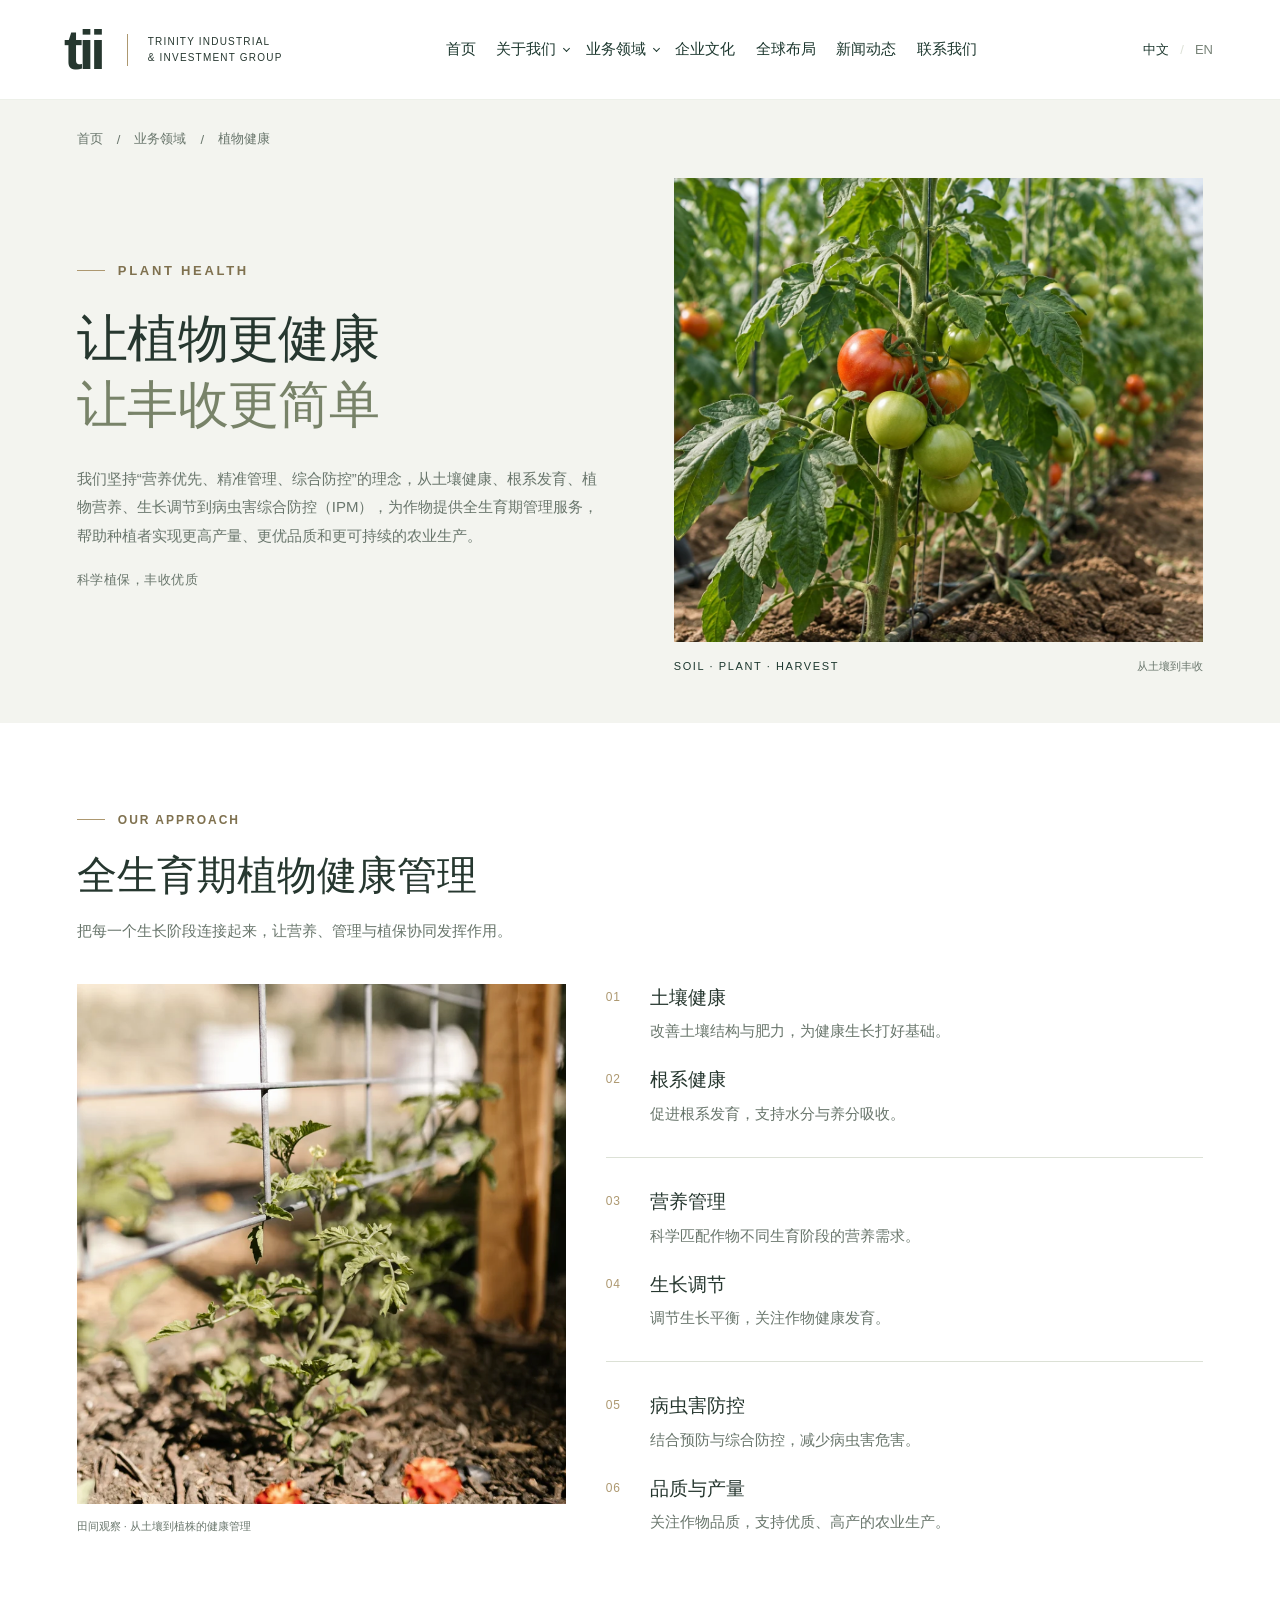
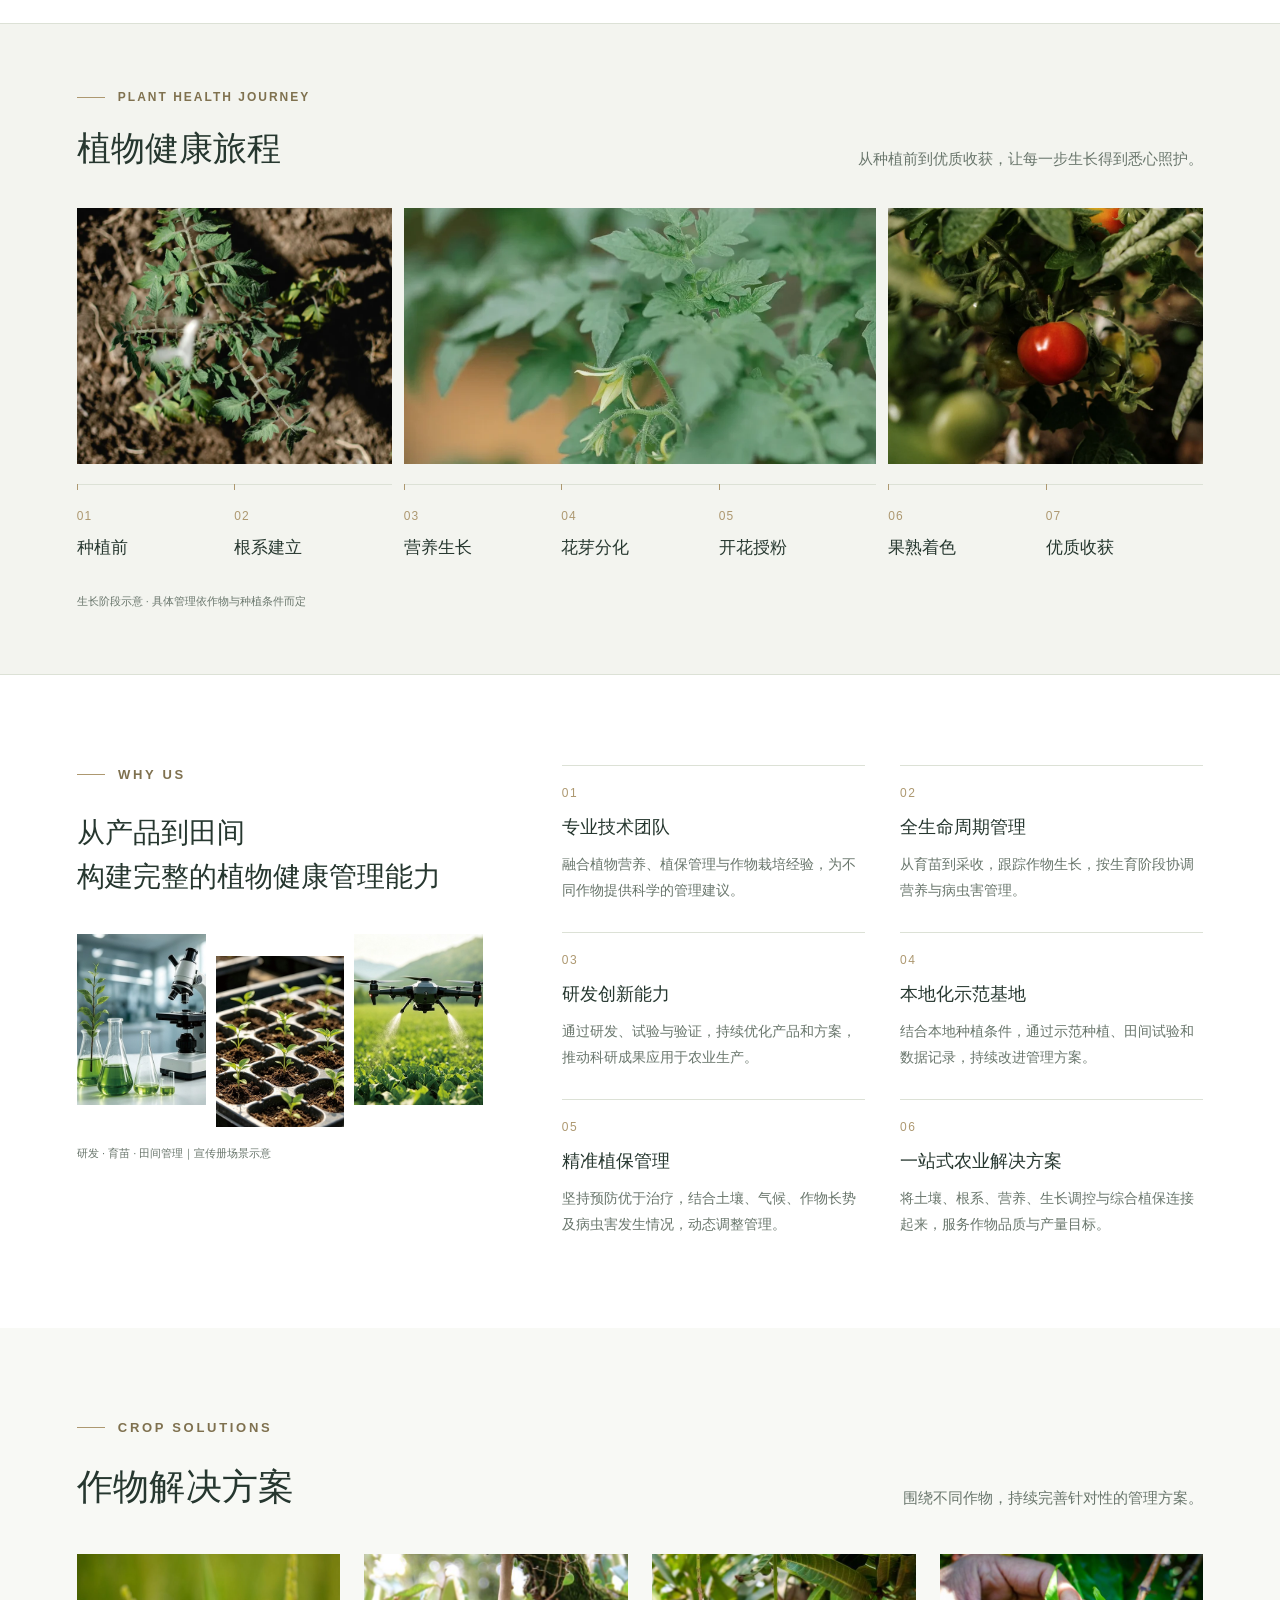
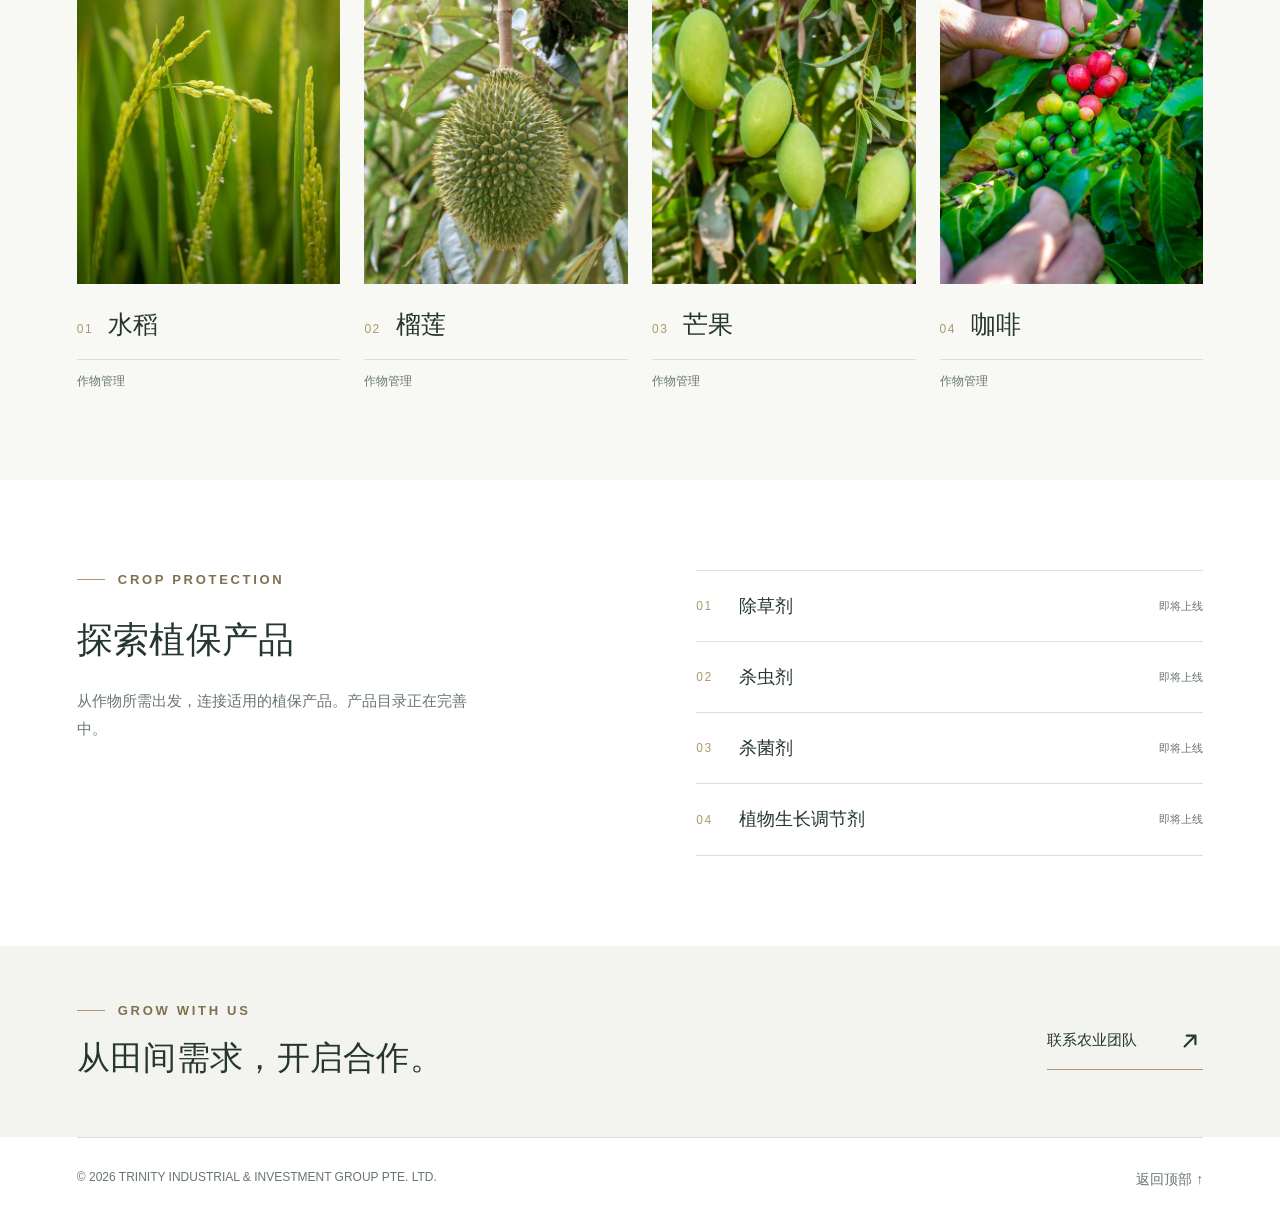
<file: navigation-dropdown-preview.html>
<!doctype html>
<html lang="zh-CN">
<head>
  <meta charset="utf-8">
  <meta name="viewport" content="width=device-width,initial-scale=1">
  <meta name="theme-color" content="#c6df48">
  <title>农业与植物健康管理 | tii</title>
  <meta name="description" content="TII 植物健康管理：围绕土壤、根系、营养、生长调节与病虫害综合防控，提供全生育期作物管理服务。">
  <link rel="canonical" href="https://www.tiigroup.sg/agriculture.html">
  <link rel="icon" type="image/svg+xml" href="./assets/tii-favicon.svg">
  <link rel="shortcut icon" type="image/svg+xml" href="./assets/tii-favicon.svg">
  <link rel="apple-touch-icon" sizes="180x180" href="./assets/tii-apple-touch-icon.png">
  <link rel="stylesheet" href="./styles.css?v=20260927b">
  <link rel="stylesheet" href="./subpages.css?v=20260927b">
  <link rel="stylesheet" href="./agriculture.css?v=20261016-approach-balance">
  <script defer src="./app.js?v=20261021-dropdown"></script>
<link rel="stylesheet" href="./navigation-dropdown.css?v=20261021-home-weight"><script defer src="./navigation-dropdown.js?v=20261021-home"></script></head>
<body class="subpage agriculture-page" data-title-zh="农业与植物健康管理 | tii" data-title-en="Agriculture &amp; Plant Health | tii" data-description-zh="TII 植物健康管理：围绕土壤、根系、营养、生长调节与病虫害综合防控，提供全生育期作物管理服务。" data-description-en="Explore TII Plant Health: whole-season crop management across soil, roots, nutrition, growth regulation and integrated pest management.">
<a class="skip" href="#main"><span data-zh="跳至正文" data-en="Skip to content">跳至正文</span></a>
<header class="site-header"><a class="brand" href="./index.html#home" aria-label="tii home"><span class="brand-text">tii</span><span class="brand-name">TRINITY INDUSTRIAL<br>& INVESTMENT GROUP</span></a><nav id="navigation" class="dropdown-navigation" aria-label="主导航"><ul class="dropdown-main"><li><a href="./index.html" data-zh="首页" data-en="Home">首页</a></li><li class="dropdown-branch"><button class="dropdown-toggle" type="button" aria-expanded="false" aria-controls="dropdown-about"><span data-zh="关于我们" data-en="About us">关于我们</span><span class="dropdown-arrow" aria-hidden="true"></span></button><ul class="dropdown-panel" id="dropdown-about" hidden><li><a href="./about.html" data-zh="公司介绍" data-en="About Us">公司介绍</a></li><li><a href="./culture.html" data-zh="企业文化" data-en="Corporate Culture">企业文化</a></li><li><a href="./index.html#global" data-zh="全球布局" data-en="Global Presence">全球布局</a></li><li><a href="./index.html#news" data-zh="新闻动态" data-en="News">新闻动态</a></li><li><a href="./index.html#contact" data-zh="联系我们" data-en="Contact Us">联系我们</a></li></ul></li><li class="dropdown-branch"><button class="dropdown-toggle" type="button" aria-expanded="false" aria-controls="dropdown-business"><span data-zh="业务领域" data-en="Our business">业务领域</span><span class="dropdown-arrow" aria-hidden="true"></span></button><ul class="dropdown-panel" id="dropdown-business" hidden><li class="dropdown-branch"><button class="dropdown-toggle" type="button" aria-expanded="false" aria-controls="dropdown-agriculture"><span data-zh="农业与植物健康" data-en="Agriculture / Plant Health">农业与植物健康</span><span class="dropdown-arrow" aria-hidden="true"></span></button><ul class="dropdown-panel" id="dropdown-agriculture" hidden><li><a href="./agriculture.html#approach" data-zh="植物健康管理" data-en="Plant Health Management">植物健康管理</a></li><li class="dropdown-branch"><div class="dropdown-row"><a href="./agriculture.html#crop-solutions" data-zh="作物解决方案" data-en="Crop Solutions">作物解决方案</a><button class="dropdown-toggle dropdown-toggle--split" type="button" aria-expanded="false" aria-controls="dropdown-crops"><span class="dropdown-sr" data-zh="作物解决方案分类" data-en="Crop Solutions categories">作物解决方案分类</span><span class="dropdown-arrow" aria-hidden="true"></span></button></div><ul class="dropdown-panel" id="dropdown-crops" hidden><li><a href="./coming-soon.html" data-zh="水稻" data-en="Rice">水稻</a></li><li><a href="./coming-soon.html" data-zh="榴莲" data-en="Durian">榴莲</a></li><li><a href="./coming-soon.html" data-zh="芒果" data-en="Mango">芒果</a></li><li><a href="./coming-soon.html" data-zh="咖啡" data-en="Coffee">咖啡</a></li></ul></li></ul></li><li class="dropdown-branch"><button class="dropdown-toggle" type="button" aria-expanded="false" aria-controls="dropdown-medical"><span data-zh="医疗器械" data-en="Medical Devices">医疗器械</span><span class="dropdown-arrow" aria-hidden="true"></span></button><ul class="dropdown-panel" id="dropdown-medical" hidden><li class="dropdown-branch"><div class="dropdown-row"><a href="./medical.html" data-zh="医疗产品" data-en="Medical Products">医疗产品</a><button class="dropdown-toggle dropdown-toggle--split" type="button" aria-expanded="false" aria-controls="dropdown-products"><span class="dropdown-sr" data-zh="医疗产品分类" data-en="Medical Products categories">医疗产品分类</span><span class="dropdown-arrow" aria-hidden="true"></span></button></div><ul class="dropdown-panel" id="dropdown-products" hidden><li><a href="./medical.html#enteral" data-zh="肠内营养" data-en="Enteral Feeding">肠内营养</a></li><li><a href="./medical.html#urology" data-zh="泌尿护理" data-en="Urology">泌尿护理</a></li><li><a href="./medical.html#suction" data-zh="吸引系列" data-en="Suction">吸引系列</a></li><li><a href="./medical.html#collection" data-zh="收集系列" data-en="Collection">收集系列</a></li></ul></li><li><a href="./medical.html#quality" data-zh="质量保障" data-en="Quality">质量保障</a></li></ul></li><li class="dropdown-branch"><button class="dropdown-toggle" type="button" aria-expanded="false" aria-controls="dropdown-trading"><span data-zh="大宗商品贸易" data-en="Commodity Trading">大宗商品贸易</span><span class="dropdown-arrow" aria-hidden="true"></span></button><ul class="dropdown-panel" id="dropdown-trading" hidden><li><a href="./business.html?division=2#business" data-zh="业务概览" data-en="Overview">业务概览</a></li><li><a href="./coming-soon.html" data-zh="敬请期待" data-en="Coming Soon">敬请期待</a></li></ul></li><li class="dropdown-branch"><button class="dropdown-toggle" type="button" aria-expanded="false" aria-controls="dropdown-logistics"><span data-zh="物流与仓储" data-en="Logistics &amp; Warehousing">物流与仓储</span><span class="dropdown-arrow" aria-hidden="true"></span></button><ul class="dropdown-panel" id="dropdown-logistics" hidden><li><a href="./business.html?division=3#business" data-zh="业务概览" data-en="Overview">业务概览</a></li><li><a href="./coming-soon.html" data-zh="敬请期待" data-en="Coming Soon">敬请期待</a></li></ul></li></ul></li><li><a href="./culture.html" data-zh="企业文化" data-en="Our culture">企业文化</a></li><li><a href="./index.html#global" data-zh="全球布局" data-en="Global presence">全球布局</a></li><li><a href="./index.html#news" data-zh="新闻动态" data-en="News">新闻动态</a></li><li><a href="./index.html#contact" data-zh="联系我们" data-en="Contact">联系我们</a></li></ul></nav><div class="nav-actions"><div class="language" aria-label="Language"><button data-lang="zh" class="active" aria-pressed="true">中文</button><span>/</span><button data-lang="en" aria-pressed="false">EN</button></div><button class="menu-toggle" aria-label="打开菜单" aria-controls="navigation" aria-expanded="false"><span></span><span></span></button></div></header>
<main id="main">
  <section class="ag-intro" aria-labelledby="ag-title">
    <div class="wrap">
      <nav class="breadcrumbs" aria-label="Breadcrumb">
        <a href="./index.html"><span data-zh="首页" data-en="Home">首页</span></a><span aria-hidden="true">/</span>
        <a href="./business.html"><span data-zh="业务领域" data-en="Our business">业务领域</span></a><span aria-hidden="true">/</span>
        <span aria-current="page"><span data-zh="植物健康" data-en="Plant Health">植物健康</span></span>
      </nav>
      <div class="ag-intro-grid">
        <div class="ag-intro-copy">
          <p class="eyebrow">PLANT HEALTH</p>
          <h1 id="ag-title"><span data-zh="让植物更健康" data-en="Healthier Plants.">让植物更健康</span><br><span class="ag-title-second" data-zh="让丰收更简单" data-en="Simpler Harvests.">让丰收更简单</span></h1>
          <p class="ag-lead" data-zh="我们坚持“营养优先、精准管理、综合防控”的理念，从土壤健康、根系发育、植物营养、生长调节到病虫害综合防控（IPM），为作物提供全生育期管理服务，帮助种植者实现更高产量、更优品质和更可持续的农业生产。" data-en="With nutrition first, precision management and integrated crop protection, we care for crops throughout their growing cycle. From healthy soils and roots to plant nutrition, growth regulation and integrated pest management (IPM), we help growers pursue better yields, quality and more sustainable production.">我们坚持“营养优先、精准管理、综合防控”的理念，从土壤健康、根系发育、植物营养、生长调节到病虫害综合防控（IPM），为作物提供全生育期管理服务，帮助种植者实现更高产量、更优品质和更可持续的农业生产。</p>
          <p class="ag-mission-note" data-zh="科学植保，丰收优质" data-en="Science-led crop protection. Quality harvests.">科学植保，丰收优质</p>
        </div>
        <figure class="ag-intro-visual">
          <img src="./assets/agriculture/plant-health-hero.webp" width="1536" height="1024" alt="现代栽培环境中的健康番茄植株与滴灌设施" data-alt-zh="现代栽培环境中的健康番茄植株与滴灌设施" data-alt-en="Healthy tomato plants with trellis supports and drip irrigation in a modern growing environment" decoding="async" fetchpriority="high">
          <figcaption><span>SOIL · PLANT · HARVEST</span><span data-zh="从土壤到丰收" data-en="Care throughout the growing cycle">从土壤到丰收</span></figcaption>
        </figure>
      </div>
    </div>
  </section>

  <section class="ag-section wrap ag-approach" id="approach" aria-labelledby="approach-title">
    <div class="ag-approach-heading">
      <p class="eyebrow">OUR APPROACH</p><h2 id="approach-title" data-zh="全生育期植物健康管理" data-en="Whole-season plant health management">全生育期植物健康管理</h2>
      <p class="ag-approach-intro" data-zh="把每一个生长阶段连接起来，让营养、管理与植保协同发挥作用。" data-en="Connecting every growth stage through coordinated nutrition, crop management and protection.">把每一个生长阶段连接起来，让营养、管理与植保协同发挥作用。</p>
    </div>
    <div class="ag-approach-body">
      <figure class="ag-field-photo">
        <img src="./assets/agriculture/field-notes/approach-soil.webp" srcset="./assets/agriculture/field-notes/approach-soil-800.webp 800w, ./assets/agriculture/field-notes/approach-soil-1400.webp 1400w, ./assets/agriculture/field-notes/approach-soil.webp 2800w" sizes="(min-width: 1100px) 560px, (min-width: 768px) 88vw, calc(100vw - 40px)" width="2800" height="4200" alt="番茄植株基部、土壤与种植管理环境" data-alt-zh="番茄植株基部、土壤与种植管理环境" data-alt-en="Tomato plant bases, soil and the growing environment" decoding="async" loading="lazy">
        <figcaption data-zh="田间观察 · 从土壤到植株的健康管理" data-en="Field notes · Plant health from the soil up">田间观察 · 从土壤到植株的健康管理</figcaption>
      </figure>
      <ol class="ag-approach-grid" role="list">
        <li><span class="ag-number" aria-hidden="true">01</span><div><h3 data-zh="土壤健康" data-en="Soil health">土壤健康</h3><p data-zh="改善土壤结构与肥力，为健康生长打好基础。" data-en="Improve soil structure and fertility to establish a healthy foundation.">改善土壤结构与肥力，为健康生长打好基础。</p></div></li>
        <li><span class="ag-number" aria-hidden="true">02</span><div><h3 data-zh="根系健康" data-en="Root health">根系健康</h3><p data-zh="促进根系发育，支持水分与养分吸收。" data-en="Encourage root development and support water and nutrient uptake.">促进根系发育，支持水分与养分吸收。</p></div></li>
        <li><span class="ag-number" aria-hidden="true">03</span><div><h3 data-zh="营养管理" data-en="Plant nutrition">营养管理</h3><p data-zh="科学匹配作物不同生育阶段的营养需求。" data-en="Match nutrition to the needs of each stage of crop development.">科学匹配作物不同生育阶段的营养需求。</p></div></li>
        <li><span class="ag-number" aria-hidden="true">04</span><div><h3 data-zh="生长调节" data-en="Growth regulation">生长调节</h3><p data-zh="调节生长平衡，关注作物健康发育。" data-en="Manage growth balance to support healthy crop development.">调节生长平衡，关注作物健康发育。</p></div></li>
        <li><span class="ag-number" aria-hidden="true">05</span><div><h3 data-zh="病虫害防控" data-en="Integrated pest management">病虫害防控</h3><p data-zh="结合预防与综合防控，减少病虫害危害。" data-en="Combine prevention and integrated management to reduce pest and disease damage.">结合预防与综合防控，减少病虫害危害。</p></div></li>
        <li><span class="ag-number" aria-hidden="true">06</span><div><h3 data-zh="品质与产量" data-en="Quality &amp; yield">品质与产量</h3><p data-zh="关注作物品质，支持优质、高产的农业生产。" data-en="Focus on crop quality and support productive, quality-led agriculture.">关注作物品质，支持优质、高产的农业生产。</p></div></li>
      </ol>
    </div>
  </section>

  <section class="ag-journey" id="plant-health-journey" aria-labelledby="journey-title">
    <div class="wrap">
      <div class="ag-section-heading">
        <div><p class="eyebrow">PLANT HEALTH JOURNEY</p><h2 id="journey-title" data-zh="植物健康旅程" data-en="The plant health journey">植物健康旅程</h2></div>
        <p data-zh="从种植前到优质收获，让每一步生长得到悉心照护。" data-en="Thoughtful care at every stage, from preparation to harvest.">从种植前到优质收获，让每一步生长得到悉心照护。</p>
      </div>
      <div class="ag-journey-chapters">
        <figure class="ag-journey-chapter">
          <img class="ag-journey-photo ag-journey-photo--establish" src="./assets/agriculture/field-notes/journey-establish.webp" srcset="./assets/agriculture/field-notes/journey-establish-800.webp 800w, ./assets/agriculture/field-notes/journey-establish-1400.webp 1400w, ./assets/agriculture/field-notes/journey-establish.webp 2800w" sizes="(min-width: 768px) 370px, calc(100vw - 40px)" width="2800" height="4200" alt="番茄定植环境中的土壤与植株" data-alt-zh="番茄定植环境中的土壤与植株" data-alt-en="Soil and tomato plants in their planting environment" decoding="async" loading="lazy">
          <figcaption>
            <ol class="ag-journey-stages" start="1" role="list">
              <li value="1"><span class="ag-journey-number" aria-hidden="true">01</span><h3 data-zh="种植前" data-en="Before planting">种植前</h3></li>
              <li value="2"><span class="ag-journey-number" aria-hidden="true">02</span><h3 data-zh="根系建立" data-en="Root establishment">根系建立</h3></li>
            </ol>
          </figcaption>
        </figure>
        <figure class="ag-journey-chapter">
          <img class="ag-journey-photo ag-journey-photo--flower" src="./assets/agriculture/field-notes/journey-flower.webp" srcset="./assets/agriculture/field-notes/journey-flower-800.webp 800w, ./assets/agriculture/field-notes/journey-flower-1400.webp 1400w, ./assets/agriculture/field-notes/journey-flower.webp 2800w" sizes="(min-width: 768px) 560px, calc(100vw - 40px)" width="2800" height="4200" alt="番茄植株的健康叶片与黄色花序" data-alt-zh="番茄植株的健康叶片与黄色花序" data-alt-en="Healthy tomato foliage and yellow flowers" decoding="async" loading="lazy">
          <figcaption>
            <ol class="ag-journey-stages" start="3" role="list">
              <li value="3"><span class="ag-journey-number" aria-hidden="true">03</span><h3 data-zh="营养生长" data-en="Vegetative growth">营养生长</h3></li>
              <li value="4"><span class="ag-journey-number" aria-hidden="true">04</span><h3 data-zh="花芽分化" data-en="Bud development">花芽分化</h3></li>
              <li value="5"><span class="ag-journey-number" aria-hidden="true">05</span><h3 data-zh="开花授粉" data-en="Flowering &amp; pollination">开花授粉</h3></li>
            </ol>
          </figcaption>
        </figure>
        <figure class="ag-journey-chapter">
          <img class="ag-journey-photo ag-journey-photo--harvest" src="./assets/agriculture/field-notes/journey-harvest.webp" srcset="./assets/agriculture/field-notes/journey-harvest-800.webp 800w, ./assets/agriculture/field-notes/journey-harvest-1400.webp 1400w, ./assets/agriculture/field-notes/journey-harvest.webp 2800w" sizes="(min-width: 768px) 370px, calc(100vw - 40px)" width="2800" height="4200" alt="枝头逐渐成熟的番茄果实" data-alt-zh="枝头逐渐成熟的番茄果实" data-alt-en="Tomatoes ripening on the vine" decoding="async" loading="lazy">
          <figcaption>
            <ol class="ag-journey-stages" start="6" role="list">
              <li value="6"><span class="ag-journey-number" aria-hidden="true">06</span><h3 data-zh="果熟着色" data-en="Fruit ripening">果熟着色</h3></li>
              <li value="7"><span class="ag-journey-number" aria-hidden="true">07</span><h3 data-zh="优质收获" data-en="Quality harvest">优质收获</h3></li>
            </ol>
          </figcaption>
        </figure>
      </div>
      <p class="ag-journey-note" data-zh="生长阶段示意 · 具体管理依作物与种植条件而定" data-en="Illustrative growth stages · Management varies by crop and growing conditions">生长阶段示意 · 具体管理依作物与种植条件而定</p>
    </div>
  </section>

  <section class="ag-section wrap ag-why" aria-labelledby="why-title">
    <div class="ag-why-intro">
      <p class="eyebrow">WHY US</p>
      <h2 id="why-title"><span data-zh="从产品到田间" data-en="From products to the field.">从产品到田间</span><br><span data-zh="构建完整的植物健康管理能力" data-en="A complete approach to plant health.">构建完整的植物健康管理能力</span></h2>
      <figure class="ag-scenes">
        <div>
          <img src="./assets/agriculture/brochure-laboratory.jpg" width="378" height="462" alt="宣传册中的实验室场景示意，含显微镜与植物样品" data-alt-zh="宣传册中的实验室场景示意，含显微镜与植物样品" data-alt-en="Brochure illustration of a laboratory with a microscope and plant samples" decoding="async" loading="lazy">
          <img src="./assets/agriculture/brochure-seedlings.jpg" width="388" height="480" alt="宣传册中的穴盘育苗场景示意" data-alt-zh="宣传册中的穴盘育苗场景示意" data-alt-en="Brochure illustration of young seedlings in propagation trays" decoding="async" loading="lazy">
          <img src="./assets/agriculture/brochure-drone.jpg" width="387" height="470" alt="宣传册中的无人机田间作业场景示意" data-alt-zh="宣传册中的无人机田间作业场景示意" data-alt-en="Brochure illustration of a drone operating above crops" decoding="async" loading="lazy">
        </div>
        <figcaption><span data-zh="研发 · 育苗 · 田间管理｜宣传册场景示意" data-en="Research · Propagation · Field management | Brochure illustrations">研发 · 育苗 · 田间管理｜宣传册场景示意</span></figcaption>
      </figure>
    </div>
    <div class="ag-capabilities">
      <article><span class="ag-number" aria-hidden="true">01</span><h3 data-zh="专业技术团队" data-en="Agronomic expertise">专业技术团队</h3><p data-zh="融合植物营养、植保管理与作物栽培经验，为不同作物提供科学的管理建议。" data-en="Expertise in plant nutrition, crop protection and cultivation informs practical guidance for different crops.">融合植物营养、植保管理与作物栽培经验，为不同作物提供科学的管理建议。</p></article>
      <article><span class="ag-number" aria-hidden="true">02</span><h3 data-zh="全生命周期管理" data-en="Whole-cycle care">全生命周期管理</h3><p data-zh="从育苗到采收，跟踪作物生长，按生育阶段协调营养与病虫害管理。" data-en="From propagation to harvest, monitor crop development and coordinate nutrition and protection at each stage.">从育苗到采收，跟踪作物生长，按生育阶段协调营养与病虫害管理。</p></article>
      <article><span class="ag-number" aria-hidden="true">03</span><h3 data-zh="研发创新能力" data-en="Research &amp; innovation">研发创新能力</h3><p data-zh="通过研发、试验与验证，持续优化产品和方案，推动科研成果应用于农业生产。" data-en="Research, testing and validation help refine products and programmes and translate findings into agricultural practice.">通过研发、试验与验证，持续优化产品和方案，推动科研成果应用于农业生产。</p></article>
      <article><span class="ag-number" aria-hidden="true">04</span><h3 data-zh="本地化示范基地" data-en="Local field demonstration">本地化示范基地</h3><p data-zh="结合本地种植条件，通过示范种植、田间试验和数据记录，持续改进管理方案。" data-en="Demonstration plots, field trials and recorded observations help adapt management to local growing conditions.">结合本地种植条件，通过示范种植、田间试验和数据记录，持续改进管理方案。</p></article>
      <article><span class="ag-number" aria-hidden="true">05</span><h3 data-zh="精准植保管理" data-en="Precision crop protection">精准植保管理</h3><p data-zh="坚持预防优于治疗，结合土壤、气候、作物长势及病虫害发生情况，动态调整管理。" data-en="A prevention-first approach draws on soil, climate, crop growth and pest and disease pressure to guide timely adjustments.">坚持预防优于治疗，结合土壤、气候、作物长势及病虫害发生情况，动态调整管理。</p></article>
      <article><span class="ag-number" aria-hidden="true">06</span><h3 data-zh="一站式农业解决方案" data-en="Integrated agricultural solutions">一站式农业解决方案</h3><p data-zh="将土壤、根系、营养、生长调控与综合植保连接起来，服务作物品质与产量目标。" data-en="Connect soil, roots, nutrition, growth regulation and integrated crop protection around crop quality and yield goals.">将土壤、根系、营养、生长调控与综合植保连接起来，服务作物品质与产量目标。</p></article>
    </div>
  </section>

  <section class="ag-crops ag-section" id="crop-solutions" aria-labelledby="crops-title">
    <div class="wrap">
      <div class="ag-section-heading">
        <div><p class="eyebrow">CROP SOLUTIONS</p><h2 id="crops-title"><span data-zh="作物解决方案" data-en="Crop solutions">作物解决方案</span></h2></div>
        <p data-zh="围绕不同作物，持续完善针对性的管理方案。" data-en="Continually refining targeted management programmes for different crops.">围绕不同作物，持续完善针对性的管理方案。</p>
      </div>
      <!-- Reserved crop routes: rice.html, durian.html, mango.html, coffee.html.
           Replace each disabled button with an anchor only when its page is published. -->
      <div class="ag-crop-grid">
        <article class="ag-crop-card" data-crop="rice">
          <div class="ag-crop-photo"><img src="./assets/agriculture/rice.jpg" width="1000" height="1498" alt="稻田中生长的绿色稻穗" data-alt-zh="稻田中生长的绿色稻穗" data-alt-en="Green rice panicles growing in a paddy field" decoding="async" loading="lazy"></div>
          <div class="ag-crop-name"><span class="ag-number" aria-hidden="true">01</span><h3 data-zh="水稻" data-en="Rice">水稻</h3></div>
          <button class="ag-reserved" type="button" disabled><span data-zh="作物管理" data-en="Crop management">作物管理</span></button>
        </article>
        <article class="ag-crop-card" data-crop="durian">
          <div class="ag-crop-photo"><img src="./assets/agriculture/durian.jpg" width="1000" height="667" alt="树枝上生长的榴莲" data-alt-zh="树枝上生长的榴莲" data-alt-en="A durian fruit growing on a tree" decoding="async" loading="lazy"></div>
          <div class="ag-crop-name"><span class="ag-number" aria-hidden="true">02</span><h3 data-zh="榴莲" data-en="Durian">榴莲</h3></div>
          <button class="ag-reserved" type="button" disabled><span data-zh="作物管理" data-en="Crop management">作物管理</span></button>
        </article>
        <article class="ag-crop-card" data-crop="mango">
          <div class="ag-crop-photo"><img src="./assets/agriculture/mango.jpg" width="1000" height="667" alt="芒果树枝上的成串果实" data-alt-zh="芒果树枝上的成串果实" data-alt-en="A cluster of mangoes growing on a tree" decoding="async" loading="lazy"></div>
          <div class="ag-crop-name"><span class="ag-number" aria-hidden="true">03</span><h3 data-zh="芒果" data-en="Mango">芒果</h3></div>
          <button class="ag-reserved" type="button" disabled><span data-zh="作物管理" data-en="Crop management">作物管理</span></button>
        </article>
        <article class="ag-crop-card" data-crop="coffee">
          <div class="ag-crop-photo"><img src="./assets/agriculture/coffee.jpg" width="1000" height="792" alt="手轻扶枝头不同成熟阶段的咖啡果" data-alt-zh="手轻扶枝头不同成熟阶段的咖啡果" data-alt-en="Hands holding a branch with coffee cherries at different stages of ripeness" decoding="async" loading="lazy"></div>
          <div class="ag-crop-name"><span class="ag-number" aria-hidden="true">04</span><h3 data-zh="咖啡" data-en="Coffee">咖啡</h3></div>
          <button class="ag-reserved" type="button" disabled><span data-zh="作物管理" data-en="Crop management">作物管理</span></button>
        </article>
      </div>
    </div>
  </section>

  <section class="ag-section wrap ag-products" aria-labelledby="products-title">
    <div><p class="eyebrow">CROP PROTECTION</p><h2 id="products-title"><span data-zh="探索植保产品" data-en="Explore our products">探索植保产品</span></h2><p class="ag-lead" data-zh="从作物所需出发，连接适用的植保产品。产品目录正在完善中。" data-en="Connecting crop needs with appropriate crop protection products. Our product catalogue is in preparation.">从作物所需出发，连接适用的植保产品。产品目录正在完善中。</p></div>
    <ul class="ag-product-list">
      <li><span class="ag-number" aria-hidden="true">01</span><h3 data-zh="除草剂" data-en="Herbicides">除草剂</h3><span class="ag-status" data-zh="即将上线" data-en="Coming soon">即将上线</span></li>
      <li><span class="ag-number" aria-hidden="true">02</span><h3 data-zh="杀虫剂" data-en="Insecticides">杀虫剂</h3><span class="ag-status" data-zh="即将上线" data-en="Coming soon">即将上线</span></li>
      <li><span class="ag-number" aria-hidden="true">03</span><h3 data-zh="杀菌剂" data-en="Fungicides">杀菌剂</h3><span class="ag-status" data-zh="即将上线" data-en="Coming soon">即将上线</span></li>
      <li><span class="ag-number" aria-hidden="true">04</span><h3 data-zh="植物生长调节剂" data-en="Plant growth regulators">植物生长调节剂</h3><span class="ag-status" data-zh="即将上线" data-en="Coming soon">即将上线</span></li>
    </ul>
  </section>

  <section class="ag-contact" aria-labelledby="contact-title">
    <div class="wrap"><div><p class="eyebrow">GROW WITH US</p><h2 id="contact-title"><span data-zh="从田间需求，开启合作。" data-en="Let’s start with your crop needs.">从田间需求，开启合作。</span></h2></div><a class="text-link" href="./index.html#contact"><span data-zh="联系农业团队" data-en="Contact our team">联系农业团队</span><span class="text-link-icon" aria-hidden="true"><svg viewBox="0 0 24 24" focusable="false"><path d="M7 17L17 7M9 7h8v8" fill="none" stroke="currentColor" stroke-width="2" stroke-linecap="round" stroke-linejoin="round"/></svg></span></a></div>
  </section>
</main>
<footer class="site-footer wrap"><span>© <span id="year">2026</span> TRINITY INDUSTRIAL & INVESTMENT GROUP PTE. LTD.</span><a href="#main" data-zh="返回顶部 ↑" data-en="Back to top ↑">返回顶部 ↑</a></footer>
</body>
</html>
</file>
<file: styles.css>
@charset "UTF-8";
.slide>img{position:absolute;inset:0}
/* Homepage carousel CTAs: keep the existing markup and navigation. */
.hero .button.lime{gap:26px;min-height:58px;padding:10px 11px 10px 25px;border:1px solid rgba(234,244,185,.6);border-radius:999px;font-weight:500;line-height:1.5;box-shadow:0 4px 16px rgba(13,35,24,.12);transition:background-color .2s,box-shadow .2s,transform .2s}
.hero .button.lime>span:last-child{display:grid;place-items:center;flex:0 0 36px;width:36px;height:36px;border-radius:50%;background:var(--dark);color:var(--lime);font-family:Arial,sans-serif;font-size:21px;font-weight:400;line-height:1;transition:transform .2s,background-color .2s}
.hero .button.lime:focus-visible{outline:2px solid white;outline-offset:5px}
@media(hover:hover){.hero .button.lime:hover{background:#d8eb79;box-shadow:0 7px 22px rgba(13,35,24,.2);transform:translateY(-2px)}.hero .button.lime:hover>span:last-child{transform:rotate(5deg);background:#294b3d}}
.hero .button.lime:active{transform:translateY(0);box-shadow:0 2px 8px rgba(13,35,24,.14)}
:root{--lime:#c6df48;--dark:#1d382f;--ink:#26372f;--gold:#ad9870;--platinum:#f3f4ef;--line:#dce1d6;--muted:#69766c;--white:#fff;font-family:Arial,"Microsoft YaHei","PingFang SC",sans-serif;color:var(--ink);background:#fff;font-synthesis:none}*{box-sizing:border-box}html{scroll-behavior:smooth;scroll-padding-top:100px}body{margin:0}button,a{-webkit-tap-highlight-color:transparent}a{color:inherit;text-decoration:none}button{font:inherit;cursor:pointer}button:disabled{cursor:default}img{display:block;width:100%;height:100%;object-fit:cover}button,a{touch-action:manipulation}button:focus-visible,a:focus-visible,summary:focus-visible{outline:3px solid var(--gold);outline-offset:5px}button{color:inherit}::selection{background:var(--lime);color:var(--dark)}.wrap{width:min(1300px,88%);margin-inline:auto}.section{padding-block:110px}.skip{position:fixed;left:20px;top:-100px;background:var(--lime);padding:15px;z-index:100}.skip:focus{top:10px}.site-header{height:100px;padding:0 5%;display:flex;align-items:center;justify-content:space-between;background:white;position:sticky;top:0;z-index:30;border-bottom:1px solid #edf0e9}.brand{display:flex;gap:22px;align-items:center;flex-shrink:0}.brand-text{font-size:56px;font-weight:700;letter-spacing:-4px;line-height:1;padding-right:3px}.brand-name{font-size:10px;line-height:1.6;letter-spacing:1.2px;border-left:1px solid var(--gold);padding-left:20px}.site-header nav{display:flex;gap:30px;align-items:center}.site-header nav a{font-size:15px;padding:36px 0;position:relative;white-space:nowrap}.site-header nav a:after{content:"";position:absolute;height:2px;background:var(--lime);bottom:22px;left:0;right:100%;transition:.25s}.site-header nav a:hover:after{right:0}.nav-actions{display:flex;gap:20px;align-items:center}.language{display:flex;align-items:center;gap:8px;font-size:13px}.language button{background:none;border:0;padding:10px 3px;color:#788378}.language button.active{color:var(--dark);font-weight:700}.language span{color:var(--line)}.menu-toggle{display:none;background:transparent;border:0;width:40px;height:40px}.menu-toggle span{display:block;width:24px;height:2px;background:var(--dark);margin:6px}.hero{height:calc(100svh - 100px);min-height:610px;max-height:900px;position:relative;color:white;overflow:hidden;background:#304a35}.slides,.slide{position:absolute;inset:0}.slide{opacity:0;visibility:hidden;transition:opacity .8s,visibility .8s}.slide.active{opacity:1;visibility:visible;z-index:1}.slide img{object-position:center 50%}.slide:after{content:"";position:absolute;inset:0;background:linear-gradient(90deg,rgba(10,33,18,.70),rgba(10,33,18,.25) 70%),linear-gradient(0deg,rgba(8,29,15,.65),transparent 60%)}.hero-content{position:relative;z-index:1;padding-top:clamp(95px,13vh,150px)}.eyebrow{font-size:13px;font-weight:600;letter-spacing:2.7px;margin:0 0 25px;color:#7f714f;display:flex;align-items:center;gap:13px;line-height:1.5}.eyebrow:before{content:"";width:28px;height:1px;background:var(--gold)}.eyebrow.light{color:#e0e9d2}.eyebrow.light:before{background:var(--lime)}h1,h2,h3,p{margin-top:0}.hero h1,.hero h2{font-size:clamp(44px,4.8vw,74px);line-height:1.27;letter-spacing:2px;font-weight:500;margin:0 0 24px}.hero em{font-style:normal;color:#d3e76f}.hero-desc{font-size:18px;line-height:1.8;color:#f0f4e9;max-width:650px;margin-bottom:35px}.button{display:inline-flex;align-items:center;justify-content:space-between;gap:38px;padding:18px 25px;min-height:55px;font-size:15px;transition:.25s}.button.lime{background:var(--lime);color:var(--dark)}.button:hover{background:#d8eb79}.button span:last-child{font-size:22px}.hero-bottom{position:absolute;bottom:36px;left:0;right:0;z-index:3;display:flex;gap:40px;align-items:end}.slide-selectors{display:grid;grid-template-columns:repeat(4,1fr);gap:26px;flex:1}.slide-selectors button{text-align:left;background:none;color:#ebf0e7;border:0;border-top:1px solid #ffffff60;padding:19px 0 8px;display:flex;align-items:center;gap:15px;line-height:1.5;font-size:15px}.slide-selectors button small{font-size:12px;color:#ffffff95}.slide-selectors button.active{border-top:3px solid var(--lime);padding-top:17px;color:var(--lime)}.slide-selectors button.active small{color:var(--lime)}.slide-controls{display:flex;gap:9px;padding-bottom:0}.slide-controls button{width:42px;height:42px;border:1px solid #ffffff60;background:none;color:white;border-radius:50%;font-size:17px}.slide-controls button:hover{background:#ffffff22}.intro-line{padding-block:30px;display:flex;justify-content:space-between;gap:25px;border-bottom:1px solid var(--line);font-size:13px;line-height:1.6;color:var(--muted);letter-spacing:.7px}.intro-line span:last-child{letter-spacing:1px;color:#8b794f}.about{display:grid;grid-template-columns:1fr 1fr;gap:95px;align-items:center}.section h2{font-size:clamp(32px,3vw,46px);line-height:1.4;font-weight:500;letter-spacing:1px;margin-bottom:26px}.muted-title{color:#7b8578}.body-copy{font-size:16px;line-height:1.95;margin-bottom:18px}.secondary{color:var(--muted)}.text-link{font-size:15px;display:inline-flex;align-items:center;gap:40px;padding-block:15px;border-bottom:1px solid var(--gold);margin-top:12px}.text-link span:last-child{font-size:21px}.text-link:hover{color:#829627}.about-visual{height:520px;position:relative;padding-bottom:44px}.about-visual>img{object-position:60% center}.about-caption{position:absolute;bottom:0;left:35px;right:-15px;background:var(--lime);padding:23px 30px;display:flex;gap:24px;align-items:center}.about-caption strong{font-size:64px;line-height:1;font-weight:400}.about-caption b{font-size:17px;font-weight:500;display:block;margin-bottom:9px}.about-caption div span{font-size:13px}.caption-symbol{margin-left:auto;font-size:40px}.site-footer{padding-block:30px;border-top:1px solid var(--line);display:flex;justify-content:space-between;gap:25px;color:var(--muted);font-size:12px;line-height:1.6}.site-footer a{font-size:14px;white-space:nowrap}html[lang=en] .hero h1,html[lang=en] .hero h2{font-size:clamp(40px,4.4vw,68px);letter-spacing:-1.8px}html[lang=en] .site-header nav{gap:22px}html[lang=en] .hero-desc{font-size:17px}
@media(min-width:1800px){.wrap{width:min(1500px,86%)}}@media(max-width:1150px){.site-header{padding-inline:4%}.brand-name{display:none}.site-header nav{gap:22px}.about{gap:50px}.hero-bottom{gap:20px}.slide-selectors{gap:16px}.slide-selectors button{font-size:14px;gap:8px}}@media(max-width:800px){html{scroll-padding-top:76px}.site-header{height:76px;padding-inline:6%}.brand-text{font-size:46px}.brand-name{display:block;font-size:8px;padding-left:14px}.brand{gap:17px}.site-header nav{display:none;position:absolute;top:76px;left:0;right:0;background:white;box-shadow:0 12px 20px #193b2512;padding:15px 6% 25px}.site-header nav.open{display:flex;flex-direction:column;align-items:stretch;gap:0}.site-header nav a{padding:16px 0;font-size:16px;border-bottom:1px solid var(--line)}.site-header nav a:after{display:none}.menu-toggle{display:block}.nav-actions{gap:12px}.hero{height:calc(100svh - 76px);min-height:650px;max-height:820px}.hero-content{padding-top:90px}.hero h1,.hero h2{font-size:46px;letter-spacing:0}.hero-desc{font-size:16px;max-width:420px}.hero-bottom{bottom:25px;display:block}.slide-selectors{gap:16px}.slide-selectors button{font-size:13px;display:block}.slide-selectors button small{display:block;margin-bottom:8px}.slide-controls{justify-content:flex-end;margin-top:20px}.slide-controls button{height:36px;width:36px}.intro-line{display:block;font-size:11px;line-height:1.7}.intro-line span{display:block}.intro-line span:last-child{margin-top:10px;font-size:13px}.section{padding-block:70px}.about{grid-template-columns:1fr;gap:40px}.section h2{font-size:35px}.about-visual{height:460px;margin-right:14px}.site-footer{flex-direction:column;gap:15px}html[lang=en] .hero h1,html[lang=en] .hero h2{font-size:43px;letter-spacing:-1px}}@media(max-width:430px){.hero h1,.hero h2{font-size:37px}.hero-content{padding-top:80px}.hero-desc{max-width:290px}.slide-selectors{gap:10px}.slide-selectors button{font-size:12px}.about-visual{height:360px}.about-caption{left:15px;padding:20px;gap:18px}.caption-symbol{display:none}.brand-name{font-size:7px}.nav-actions{gap:4px}html[lang=en] .hero h1,html[lang=en] .hero h2{font-size:37px}}@media(prefers-reduced-motion:reduce){html{scroll-behavior:auto}*,*:before,*:after{transition:none!important;animation:none!important}}

/* SVG arrows keep CTA rendering independent of platform emoji fonts. */
.button-icon,.text-link-icon,.caption-symbol,.email-icon{display:grid;place-items:center;line-height:1;flex:0 0 auto}.button-icon{width:36px;height:36px;border-radius:50%;background:var(--dark);color:var(--lime);transition:transform .2s,background-color .2s}.button-icon svg{display:block;width:24px;height:24px;fill:none;stroke:currentColor}.text-link-icon{width:26px;height:26px}.caption-symbol{margin-left:auto;width:30px;height:30px}.email-icon{width:25px;height:25px}.text-link-icon svg,.caption-symbol svg,.email-icon svg{display:block;width:100%;height:100%;fill:none;stroke:currentColor}.text-link>span:last-child,.button>span:last-child{font-size:inherit}@media(hover:hover){.hero .button.lime:hover>.button-icon{transform:rotate(5deg);background:#294b3d}}
</file>
<file: sections.css>
.section-heading{display:flex;align-items:flex-end;justify-content:space-between;gap:50px;margin-bottom:42px}.section-heading h2{margin-bottom:0}.section-heading>p{font-size:16px;line-height:1.8;color:var(--muted);max-width:320px;margin-bottom:7px}.businesses{background:var(--platinum)}.business-tabs{display:grid;grid-template-columns:repeat(4,1fr);margin-bottom:38px;border-bottom:1px solid #d2d8cd}.business-tabs button{display:flex;align-items:center;gap:18px;padding:22px 20px;background:transparent;border:0;border-bottom:3px solid transparent;position:relative;line-height:1.6;font-size:16px;text-align:left}.business-tabs small{font-size:12px;color:#8d957f}.business-tabs [aria-selected=true]{border-bottom-color:var(--dark);background:var(--lime)}.business-tabs [aria-selected=true] small{color:var(--dark)}.business-panel{display:grid;grid-template-columns:1.12fr 1fr;min-height:475px;background:white}.business-panel[hidden]{display:none}.business-image{position:relative;min-height:475px;overflow:hidden}.business-image>span{position:absolute;left:28px;bottom:27px;color:white;font-size:12px;letter-spacing:2px;z-index:1}.business-image:after{content:"";position:absolute;inset:55% 0 0;background:linear-gradient(transparent,#132b2070)}.business-copy{padding:45px 48px}.business-index{font-size:12px!important;color:var(--gold)!important;letter-spacing:2px}.business-copy h3{font-size:29px;line-height:1.45;font-weight:500;margin:15px 0 23px}.business-copy>p{font-size:16px;line-height:1.9;color:var(--muted)}.tags{display:flex;flex-wrap:wrap;gap:9px;margin-top:25px}.tags span{font-size:14px;line-height:1.5;border:1px solid var(--line);padding:8px 12px}.business-copy .text-link{margin-top:18px}.health{display:grid;grid-template-columns:.85fr 1.15fr;align-items:center;gap:80px}.health-art{background:#edf4e7;padding:20px;position:relative;box-shadow:20px 20px 0 var(--platinum)}.health-art>img{height:550px;object-fit:contain}.image-open{display:flex;align-items:center;justify-content:space-between;font-size:14px;margin-top:16px;padding:16px 5px 0;border-top:1px solid #c4d5b7}.image-open>span:last-child{font-size:24px}.health-grid{display:grid;grid-template-columns:1fr 1fr;gap:25px 25px;margin-top:28px}.health-grid>div{border-top:1px solid var(--line);padding-top:18px;position:relative;padding-left:35px}.health-grid>div>span{position:absolute;left:0;top:21px;font-size:12px;color:var(--gold)}.health-grid h3{font-size:17px;font-weight:500;margin-bottom:8px}.health-grid p{font-size:14px;color:var(--muted);line-height:1.7;margin-bottom:0}.lifecycle{border-top:1px solid var(--gold);padding-top:25px;margin-top:35px;display:flex;align-items:center;justify-content:space-between;gap:8px;flex-wrap:wrap;font-size:13px}.lifecycle i{font-style:normal;color:var(--gold)}.culture{display:grid;grid-template-columns:1fr 1fr;background:var(--platinum)}.culture-image{position:relative;min-height:650px}.culture-image:after{content:"";position:absolute;inset:0;background:linear-gradient(0deg,#163c23c9,transparent 90%)}.culture-image>img{position:absolute;inset:0}.culture-image>div{position:absolute;bottom:70px;left:12%;right:8%;z-index:1;color:white}.culture-image p{font-size:clamp(25px,2.7vw,44px);font-weight:400;line-height:1.4;letter-spacing:1px;margin-bottom:22px}.culture-image span{font-size:16px;line-height:1.8;color:#e1ead7}.culture-copy{padding:75px 12% 70px 10%}.culture-copy h2{font-size:34px;line-height:1.4;font-weight:500;letter-spacing:.7px;margin-bottom:30px}.mission>span{font-size:13px;letter-spacing:1px;color:#8b7950}.mission>p{font-size:17px;line-height:1.9;margin-top:12px}.values{display:grid;grid-template-columns:1fr 1fr;gap:26px 35px;margin-top:35px}.values>div{border-top:1px solid #cdd5c5;padding-top:18px}.values small{font-size:12px;color:var(--gold)}.values h3{font-size:17px;font-weight:500;margin:10px 0}.values p{font-size:14px;color:var(--muted);line-height:1.8;margin-bottom:0}.country-grid{display:grid;grid-template-columns:repeat(3,1fr);gap:30px}.country{border:1px solid var(--line);background:white;transition:transform .3s}.country:hover{transform:translateY(-5px)}.country-image{height:260px;position:relative;overflow:hidden}.country-image:after{content:"";position:absolute;inset:50% 0 0;background:linear-gradient(transparent,#172c2866)}.country-image>span{position:absolute;bottom:22px;left:25px;color:white;font-size:12px;letter-spacing:3px;z-index:1}.singapore-image{object-position:left center}.country-copy{padding:27px 27px 22px}.country-heading{display:flex;justify-content:space-between;align-items:center;gap:10px}.country-heading h3{font-size:25px;font-weight:500;margin:0}.country-heading>span{color:#827451;font-size:12px;background:#f5f3ec;padding:6px 8px}.country-copy>p{font-size:15px;line-height:1.8;color:var(--muted);min-height:54px;margin-top:20px}.country-links{border-top:1px solid var(--line);padding-top:18px;display:flex;flex-direction:column;gap:12px;font-size:14px}.country-links [aria-disabled=true]{color:#798170;cursor:default}.social-link{font-size:12px;color:var(--muted)}.country-links a[href]{color:var(--dark);text-decoration:underline;text-underline-offset:5px}.contact{background:var(--dark);color:white}.contact-inner{display:grid;grid-template-columns:1fr 1fr;gap:110px;padding-block:75px}.contact-title h2{font-size:48px;line-height:1.4;font-weight:400;letter-spacing:2px;margin-bottom:38px}.contact-title h2 em{font-style:normal;color:var(--lime)}.contact-title img{height:170px;width:85%;object-position:left center;filter:saturate(.55)}.contact-details article{padding-bottom:32px;margin-bottom:30px;border-bottom:1px solid #ffffff24}.contact-details article:last-child{border-bottom:0;margin-bottom:0;padding-bottom:0}.contact-label{display:block;font-size:12px;letter-spacing:1px;color:#d8caad;margin-bottom:17px}.contact-details h3{font-size:17px;font-weight:500;line-height:1.65;margin-bottom:16px;letter-spacing:.4px}.contact-details address{font-style:normal;font-size:14px;line-height:1.8;color:#c8d2c8}.contact-person{font-size:14px;color:#c8d2c8;margin:20px 0 12px}.email{display:flex;align-items:center;gap:25px;font-size:17px;color:var(--lime);overflow-wrap:anywhere}.email span{font-size:25px}.site-footer{border-top:0}.business-tabs:focus-visible{outline:3px solid var(--gold)}
@media(max-width:1100px){.health{gap:50px}.business-copy{padding:34px 30px}.country-copy{padding:25px 20px}.country-grid{gap:20px}.country-image{height:220px}.culture-copy{padding:65px 9%}.contact-inner{gap:60px}.country-heading{flex-wrap:wrap}}@media(max-width:800px){.section-heading{display:block;margin-bottom:30px}.section-heading>p{margin-top:20px;max-width:100%;font-size:15px}.business-tabs{grid-template-columns:repeat(2,1fr);gap:1px;margin-bottom:25px}.business-tabs button{padding:16px 13px;font-size:14px;gap:12px}.business-panel{grid-template-columns:1fr}.business-image{min-height:300px;height:300px}.business-copy{padding:32px 26px}.business-copy h3{font-size:27px}.health{grid-template-columns:1fr;gap:50px}.health-art{order:2;max-width:450px;margin-inline:auto;width:calc(100% - 16px);box-shadow:15px 15px 0 var(--platinum)}.health-art>img{height:auto;max-height:590px}.culture{grid-template-columns:1fr}.culture-image{min-height:410px}.culture-image>div{left:6%;bottom:45px}.culture-image p{font-size:30px}.culture-copy{padding:60px 6%}.culture-copy h2{font-size:32px}.values{gap:28px}.country-grid{grid-template-columns:1fr;gap:28px}.country-image{height:270px}.country-heading{flex-wrap:nowrap}.country-copy>p{min-height:0}.country-copy{padding:25px}.contact-inner{grid-template-columns:1fr;gap:45px;padding-block:60px}.contact-title h2{font-size:42px}.contact-title img{width:100%;height:140px}.contact-details h3{font-size:16px}.health-grid{gap:25px 20px}.health-grid>div{padding-left:28px}.health-grid h3{font-size:16px}.lifecycle{font-size:12px;justify-content:flex-start;gap:10px}html[lang=en] .business-tabs button{font-size:13px}.country:hover{transform:none}}@media(max-width:430px){.health-grid{column-gap:18px}.health-grid>div{padding-left:0}.health-grid>div>span{position:static;display:block;margin-bottom:9px}.health-grid p{font-size:13px}.country-image{height:235px}.culture-image p{font-size:27px}.values{column-gap:22px}.email{font-size:16px}}

/* Four equal regional cards and directly visible contact details. */
.country-grid{grid-template-columns:repeat(4,minmax(0,1fr));gap:20px}
.country-image img{width:100%;height:100%;object-fit:cover}
.country-copy{padding:24px 20px 22px}
.country-heading h3{font-size:23px}
.country-heading>span{font-size:11px}
.country-links .social-link{display:inline-flex;align-items:center;gap:5px;width:max-content}
.country-links .branch-link:not([href]),.country-links .social-link:not([href]){color:#798170;cursor:default}
.country-links .social-link svg,.facebook-link svg{width:17px;height:17px;fill:none;stroke:currentColor;stroke-width:2;stroke-linecap:round;stroke-linejoin:round}
.contact-line{margin:12px 0 0;font-size:14px;line-height:1.7;color:#c8d2c8}
.contact-line a{color:inherit}
.contact-link{display:flex;align-items:center;gap:6px;width:max-content;max-width:100%;margin-top:12px;color:var(--lime);font-size:14px;line-height:1.6;overflow-wrap:anywhere}
.contact-link:hover,.contact-line a:hover{text-decoration:underline;text-underline-offset:4px}
@media(max-width:1100px){.country-grid{grid-template-columns:repeat(2,minmax(0,1fr))}.country-copy{padding:25px 20px}}
@media(max-width:600px){.country-grid{grid-template-columns:1fr}.contact-link{width:auto}}

/* Global office directory: scoped to the home contact section. */
#contact{--office-accent:color-mix(in srgb,var(--lime) 62%,#d8caad);--office-rule:rgba(255,255,255,.12);font-family:Inter,"Helvetica Neue",Arial,sans-serif}
html[lang=zh-CN] #contact{font-family:"Noto Sans SC","Source Han Sans SC","Microsoft YaHei",sans-serif}
#contact .contact-details h3,#contact .contact-details address,#contact .contact-number,#contact .contact-link{font-family:Inter,"Helvetica Neue",Arial,sans-serif}
#contact .contact-inner{display:block;padding-block:88px}
#contact .contact-title{display:grid;grid-template-columns:minmax(0,1.7fr) minmax(0,.8fr);align-items:end;gap:64px;padding-bottom:56px}
#contact .contact-title h2{font-size:clamp(36px,3.4vw,50px);line-height:1.35;margin:0;letter-spacing:1px}
html[lang=en] #contact .contact-title h2{font-size:clamp(30px,3vw,42px);letter-spacing:0}
#contact .contact-intro{font-size:15px;line-height:1.65;color:#b9c7be;max-width:360px;margin:0 0 4px}
#contact .contact-details{display:grid;grid-template-columns:repeat(2,minmax(0,1fr));column-gap:clamp(48px,7vw,112px);row-gap:48px;border:0}
#contact .contact-details .contact-card{min-width:0;padding:30px 0 0;margin:0;border:0;border-top:1px solid var(--office-rule)}
#contact .contact-card-heading{display:flex;align-items:baseline;gap:16px;margin-bottom:28px}
#contact .contact-number{font-size:16px;font-weight:400;font-variant-numeric:tabular-nums;letter-spacing:.06em;line-height:1.35;color:var(--gold);padding-top:0;flex-shrink:0}
#contact .contact-card-heading strong{display:block;font-size:29px;font-weight:500;letter-spacing:.02em;line-height:1.35}
html[lang=en] #contact .contact-card-heading strong{font-size:25px;font-weight:400;letter-spacing:.04em}
#contact .contact-card-heading div>span{display:block;margin-top:8px;color:#aebbaf;font-size:12px;font-weight:400;letter-spacing:.06em;line-height:1.55}
#contact .contact-details h3{font-size:17px;font-weight:600;line-height:1.6;letter-spacing:0;max-width:480px;margin:0 0 36px;overflow-wrap:anywhere}
#contact .office-label{display:block;color:#aebbaf;font-size:12px;font-weight:400;letter-spacing:.02em;line-height:1.55;margin-bottom:8px}
#contact .contact-details address{font-size:14px;line-height:1.6;color:#d2dcd4;overflow-wrap:anywhere}
#contact .contact-line{margin:24px 0 0;font-size:14px;line-height:1.6;color:#d2dcd4}
#contact .contact-line>span{color:#aebbaf}
#contact .office-email{margin-top:24px}
#contact .contact-link{margin-top:24px;font-size:14px;line-height:1.6;color:var(--office-accent);transition:color .2s}
#contact .office-email .contact-link{margin-top:0}
#contact .contact-line a{color:var(--office-accent)}
#contact .contact-link:hover,#contact .contact-line a:hover{color:#e0e8ba;text-decoration:underline;text-underline-offset:5px}
#contact a:focus-visible{outline-color:var(--office-accent)}
@media(max-width:800px){#contact .contact-inner{padding-block:60px}#contact .contact-title{grid-template-columns:1fr;gap:22px;padding-bottom:38px}#contact .contact-title h2{font-size:36px}#contact .contact-intro{font-size:14px;max-width:420px}#contact .contact-details{grid-template-columns:1fr;row-gap:38px}#contact .contact-details .contact-card{padding-top:28px}#contact .contact-card-heading{margin-bottom:24px}#contact .contact-details h3{font-size:16px;margin-bottom:32px}}
@media(max-width:430px){#contact .contact-title h2{font-size:32px}html[lang=en] #contact .contact-title h2{font-size:30px}#contact .contact-card-heading strong{font-size:27px}html[lang=en] #contact .contact-card-heading strong{font-size:24px}#contact .contact-card-heading{gap:14px}#contact .contact-details address,#contact .contact-line,#contact .contact-link{font-size:13px}}

/* Home page footer navigation. */
.home-footer{color:var(--dark);background:#fff}
.footer-navigation{background:#f3f3ed;padding:56px 0 50px}
.footer-brand{display:flex;align-items:center;justify-content:space-between;gap:32px;padding-bottom:28px;margin-bottom:35px;border-bottom:1px solid #d7dbd1}
.footer-brandmark{font-size:48px;font-weight:700;line-height:.8;letter-spacing:-4px;color:var(--dark)}
.footer-brand p{margin:0;font-size:14px;letter-spacing:.6px;color:#576258;white-space:nowrap}
.footer-columns{display:grid;grid-template-columns:repeat(5,minmax(0,1fr));gap:28px}
.footer-group h2{display:flex;gap:9px;align-items:baseline;margin:0 0 18px;font-size:11px;font-weight:600;letter-spacing:1.5px;line-height:1.4}
.footer-group h2 span{color:var(--gold);font-weight:500}
.footer-group ul{list-style:none;margin:0;padding:0}
.footer-group li+li{margin-top:10px}
.footer-group a{display:inline-block;color:#5e685e;font-size:13px;line-height:1.45;text-decoration:none;transition:color .2s ease,transform .2s ease}
.footer-group a:hover,.footer-group a:focus-visible{color:var(--dark);transform:translateX(2px)}
.legal-bar{background:#fff;border-top:1px solid #e1e3dc}
.legal-bar>.wrap{min-height:72px;display:flex;align-items:center;justify-content:space-between;gap:24px;padding-block:18px}
.legal-bar p{margin:0;font-size:11px;line-height:1.6;letter-spacing:.2px;color:#707970}
.legal-bar nav{display:flex;align-items:center;justify-content:flex-end;gap:22px;flex-wrap:wrap}
.legal-bar a{font-size:11px;color:#596359;text-decoration:none}
.legal-bar a:hover,.legal-bar a:focus-visible{color:var(--dark);text-decoration:underline;text-underline-offset:4px}
@media(max-width:1100px){.footer-columns{grid-template-columns:repeat(3,minmax(0,1fr));row-gap:36px}.footer-navigation{padding-block:50px 45px}}
@media(max-width:800px){.footer-brand{align-items:flex-start;flex-direction:column;gap:18px}.footer-brand p{white-space:normal}.footer-columns{grid-template-columns:repeat(2,minmax(0,1fr));gap:34px 24px}.legal-bar>.wrap{align-items:flex-start;flex-direction:column}.legal-bar nav{justify-content:flex-start}}
@media(max-width:360px){.footer-columns{grid-template-columns:1fr}.footer-navigation{padding-block:44px 40px}}
</file>
<file: contact.css>
/* Homepage contact offices: compact light cards, one per entity, icon rows only for available details.
   Density follows the Global Presence country cards. */
#contact.offices{background:var(--platinum);color:var(--ink)}
.offices-header{display:grid;grid-template-columns:minmax(0,1.6fr) minmax(0,1fr);align-items:end;gap:48px;margin-bottom:40px}
.offices-header .eyebrow{margin-bottom:22px}
#contact.offices h2{margin:0;font-size:clamp(34px,3.2vw,48px);font-weight:400;line-height:1.35;letter-spacing:.5px;color:var(--dark)}
html[lang=en] #contact.offices h2{font-size:clamp(30px,2.8vw,42px);letter-spacing:0}
.offices-intro{max-width:380px;margin:0;font-size:15px;line-height:1.8;color:var(--muted)}
/* Cards keep their own height; short cards no longer stretch to the tallest. */
.offices-grid{display:grid;grid-template-columns:repeat(4,minmax(0,1fr));align-items:start;gap:20px}
.office-card{min-width:0;padding:18px 16px 16px;background:#fff;border:1px solid var(--line)}
.office-head{display:flex;align-items:center;gap:8px;margin-bottom:8px}
.office-number{color:var(--gold);font-size:12px;letter-spacing:1.5px;font-variant-numeric:tabular-nums}
.office-country{color:var(--dark);font-size:15px;font-weight:600;letter-spacing:.5px}
.office-region{margin-left:auto;padding:4px 8px;background:#f5f3ec;color:#827451;font-size:11px;letter-spacing:.5px;line-height:1.4;white-space:nowrap}
.office-card h3{margin:0 0 10px;padding-bottom:10px;border-bottom:1px solid var(--line);color:var(--dark);font-size:14px;font-weight:400;line-height:1.45;letter-spacing:0;overflow-wrap:break-word}
.office-rows{display:grid;gap:6px;margin:0;padding:0;list-style:none}
.office-row{display:grid;grid-template-columns:16px minmax(0,1fr);align-items:start;gap:8px;font-size:13px;line-height:1.5}
.office-row svg{width:16px;height:16px;margin-top:1px;fill:none;stroke:var(--gold);stroke-width:1.6;stroke-linecap:round;stroke-linejoin:round}
.office-value{min-width:0;overflow-wrap:break-word}
.office-value address{font-style:normal}
/* Thai address: wrap at spaces; break inside a word only if one cannot fit the card. */
.office-address-long{overflow-wrap:break-word;word-break:normal;hyphens:manual}
.office-value a{color:var(--dark);text-decoration:underline;text-decoration-color:var(--line);text-underline-offset:4px}
.office-value a:hover{text-decoration-color:var(--gold)}
#contact.offices a:focus-visible{outline:2px solid var(--gold);outline-offset:3px}
.office-badge{display:inline-block;margin-left:6px;padding:0 6px;border-radius:3px;background:var(--lime);color:var(--dark);font-size:10px;font-weight:600;letter-spacing:.5px;line-height:1.7;vertical-align:1px}
.office-sr{position:absolute;width:1px;height:1px;margin:-1px;padding:0;overflow:hidden;clip-path:inset(50%);white-space:nowrap;border:0}
/* Four columns get too narrow for the addresses below 1100px. */
@media(max-width:1099px){
  .offices-grid{grid-template-columns:repeat(2,minmax(0,1fr))}
}
@media(max-width:800px){
  .offices-header{grid-template-columns:1fr;gap:20px;margin-bottom:30px}
  .offices-grid{grid-template-columns:1fr;gap:14px}
}
</file>
<file: news.css>
#news{padding-block:85px;background:#fff;border-bottom:1px solid var(--line)}
.news-heading{display:flex;align-items:end;justify-content:space-between;gap:25px;margin-bottom:30px}.news-heading h2{font-size:clamp(30px,3vw,44px);font-weight:500;line-height:1.3;margin:0}.news-heading .eyebrow{margin-bottom:17px}.news-heading>span{font-size:12px;color:var(--gold);letter-spacing:2px;padding-bottom:5px}
.news-layout{display:grid;grid-template-columns:1.1fr 1fr;gap:38px;align-items:stretch}.news-feature{min-width:0;border:1px solid #e0e3d7;border-radius:12px;overflow:hidden;background:#f5f6ef}.news-empty-feature{position:relative;min-height:350px;padding:36px;display:flex;flex-direction:column;justify-content:space-between;background:linear-gradient(130deg,#f7f8f1,#edf2d9)}.news-empty-feature:after{content:"";position:absolute;right:35px;top:35px;width:48px;height:3px;background:var(--lime)}.news-edition{font-size:12px;letter-spacing:2.5px;color:#837957}.news-word{font-family:Georgia,serif;font-size:clamp(65px,8vw,108px);font-weight:400;letter-spacing:-5px;line-height:1;color:#d5dcc0;margin:28px 0}.news-empty-feature h3{font-size:20px;font-weight:500;margin:0 0 9px}.news-empty-feature p{font-size:14px;color:var(--muted);margin:0;line-height:1.7}.news-side{border-top:2px solid var(--dark);padding-top:23px;min-width:0}.news-side-heading{font-size:17px;font-weight:500;display:flex;justify-content:space-between;align-items:center;margin:0 0 20px}.news-side-heading>span:last-child{font-size:12px;letter-spacing:2px;color:var(--gold)}.news-empty-list{min-height:270px;display:flex;flex-direction:column;justify-content:center}.news-empty-list>p{font-size:16px;color:var(--muted);margin:0 0 28px}.news-reserved-lines{display:grid;gap:26px}.news-reserved-lines span{height:1px;background:var(--line);width:100%}.news-reserved-lines span:nth-child(2){width:80%}
.news-feature-button{width:100%;height:100%;text-align:left;border:0;background:transparent;display:flex;flex-direction:column;padding:0;color:var(--dark)}.news-feature-photo{height:245px;overflow:hidden;background:#ecf0dd;width:100%}.news-feature-photo img{transition:transform .3s}.news-feature-button:hover img{transform:scale(1.025)}.news-feature-copy{padding:27px 30px;width:100%}.news-date{font-size:12px;letter-spacing:1px;color:#877752}.news-feature-copy h3{font-size:25px;font-weight:500;line-height:1.5;margin:14px 0 12px;overflow-wrap:anywhere}.news-feature-copy>p{font-size:15px;color:var(--muted);line-height:1.8;margin-bottom:20px}.news-read{font-size:14px;display:flex;align-items:center;justify-content:space-between}.news-read b{font-size:23px;font-weight:400;color:#68812b}.news-list{max-height:470px;overflow:auto;padding-right:4px}.news-row{display:grid;grid-template-columns:64px 1fr 22px;gap:20px;width:100%;text-align:left;border:0;border-bottom:1px solid var(--line);background:white;padding:22px 0;color:var(--dark)}.news-row:hover h3{color:#6b7f27}.news-row time{font-size:13px;color:#8c7c58;line-height:1.7}.news-row h3{font-size:17px;line-height:1.65;font-weight:500;margin:0 0 7px;overflow-wrap:anywhere}.news-row p{font-size:14px;line-height:1.7;color:var(--muted);margin:0;display:-webkit-box;-webkit-line-clamp:2;-webkit-box-orient:vertical;overflow:hidden}.news-row>span:last-child{font-size:22px;align-self:center;color:var(--gold)}
.news-dialog{width:min(820px,92vw);max-height:88svh;padding:0;border:1px solid var(--line);border-radius:12px;color:var(--dark);background:white;box-shadow:0 20px 90px #10251940}.news-dialog::backdrop{background:#10251dcc}.news-dialog-top{position:sticky;top:0;display:flex;align-items:center;justify-content:space-between;padding:15px 24px;background:white;border-bottom:1px solid var(--line);z-index:1}.news-dialog-top>span{font-size:12px;letter-spacing:2px;color:var(--gold)}.news-close{background:var(--platinum);border:0;width:40px;height:40px;border-radius:50%;font-size:25px}.news-article{padding:34px 40px 45px}.news-article h2{font-size:30px;line-height:1.5;margin:15px 0 25px;overflow-wrap:anywhere}.news-article img{height:auto;max-height:420px;object-fit:contain;margin-bottom:28px}.news-article p{font-size:16px;line-height:2;white-space:pre-wrap;overflow-wrap:anywhere}.news-dialog[open]{display:block}
@media(max-width:1150px) and (min-width:801px){.site-header nav,.site-header:lang(en) nav{gap:18px}.site-header nav a{font-size:14px}}
@media(max-width:800px){#news{padding-block:60px}.news-layout{grid-template-columns:1fr;gap:30px}.news-heading>span{display:none}.news-empty-feature{min-height:290px;padding:28px}.news-word{font-size:80px}.news-empty-list{min-height:170px}.news-feature-photo{height:220px}.news-row{gap:14px;grid-template-columns:54px 1fr 18px}.news-article{padding:28px 24px}.news-article h2{font-size:25px}.news-feature-copy{padding:25px}.news-feature-copy h3{font-size:22px}}
</file>
<file: navigation-dropdown.css>
/* Standalone dropdown preview; the existing Mega Menu stylesheet is untouched. */
#navigation.dropdown-navigation { position: static; display: block; }
#navigation ul { list-style: none; margin: 0; padding: 0; }
#navigation .dropdown-main { display: flex; align-items: center; gap: clamp(10px, 1.6vw, 26px); }
#navigation li { position: relative; }
#navigation a, #navigation .dropdown-toggle { display: flex; align-items: center; justify-content: space-between; gap: 12px; width: 100%; min-height: 44px; padding: 11px 20px; border: 0; background: transparent; color: var(--dark); font: inherit; font-size: 14px; font-weight: 400; line-height: 1.6; text-align: left; white-space: normal; text-decoration: none; }
#navigation .dropdown-main > li > a,
#navigation .dropdown-main > li > .dropdown-toggle { padding: 36px 0; font-size: 15px; line-height: 1.5; white-space: nowrap; gap: 8px; }
#navigation a::after { display: none; }
#navigation .dropdown-arrow { flex: 0 0 5px; height: 5px; border-right: 1px solid currentColor; border-bottom: 1px solid currentColor; transform: rotate(-45deg); }
#navigation .dropdown-main > li > .dropdown-toggle .dropdown-arrow { transform: rotate(45deg); margin-top: -3px; }
#navigation .dropdown-panel { position: absolute; top: 0; left: calc(100% - 1px); width: max-content; min-width: 220px; max-width: 260px; padding: 7px 0; border: 1px solid var(--line); border-radius: 2px; background: #fff; box-shadow: 0 8px 20px rgba(29,56,47,.07); z-index: 2; transform: translateY(var(--dropdown-shift, 0px)); }
#navigation .dropdown-main > li > .dropdown-panel { top: 100%; left: 0; }
#navigation .dropdown-panel[data-side="left"] { left: auto; right: calc(100% - 1px); }
#navigation .dropdown-main > li > .dropdown-panel[data-side="left"] { left: auto; right: 0; }
#navigation .dropdown-panel[hidden] { display: none; }
#navigation .dropdown-row { display: flex; align-items: stretch; }
#navigation .dropdown-row > a { flex: 1; min-width: 0; padding-right: 4px; }
#navigation .dropdown-toggle--split { flex: 0 0 44px; width: 44px; padding: 0; justify-content: center; }
#navigation .dropdown-panel .dropdown-panel .dropdown-panel a { font-size: 13px; font-weight: 400; }
#navigation .dropdown-toggle[aria-expanded="true"], #navigation a[aria-current="page"]:not([href="./index.html"]) { font-weight: 600; }
#navigation .dropdown-toggle[aria-expanded="true"] > .dropdown-arrow { color: var(--gold); }
#navigation a:focus-visible, #navigation button:focus-visible { outline: 2px solid var(--gold); outline-offset: -3px; }
#navigation .dropdown-sr { position: absolute; width: 1px; height: 1px; margin: -1px; overflow: hidden; clip-path: inset(50%); white-space: nowrap; }
@media (hover: hover) { #navigation a:hover, #navigation .dropdown-toggle:hover { color: #85724e; } }
@media (min-width: 801px) and (max-width: 1150px) {
  #navigation .dropdown-main { gap: 15px; }
  #navigation .dropdown-main > li > a, #navigation .dropdown-main > li > .dropdown-toggle { font-size: 13px; gap: 6px; }
}
@media (min-width: 801px) and (max-width: 950px) {
  #navigation .dropdown-main { gap: 10px; }
  #navigation .dropdown-main > li > a, #navigation .dropdown-main > li > .dropdown-toggle { font-size: 12px; gap: 5px; }
}
@media (max-width: 800px) {
  #navigation.dropdown-navigation { display: none; position: absolute; top: 100%; left: 0; right: 0; padding: 10px 6% 24px; max-height: calc(100dvh - 76px); overflow-y: auto; overscroll-behavior: contain; background: #fff; border-bottom: 1px solid var(--line); box-shadow: 0 8px 20px rgba(29,56,47,.07); }
  #navigation.dropdown-navigation.open { display: block; }
  #navigation .dropdown-main { display: block; }
  #navigation .dropdown-main > li > a, #navigation .dropdown-main > li > .dropdown-toggle { padding: 17px 0; font-size: 16px; white-space: normal; border-bottom: 1px solid var(--line); }
  #navigation .dropdown-panel, #navigation .dropdown-main > li > .dropdown-panel { position: static; width: auto; min-width: 0; max-width: none; margin: 6px 0 10px 3px; padding: 0 0 0 12px; border: 0; border-left: 1px solid var(--line); box-shadow: none; transform: none; }
  #navigation .dropdown-panel a, #navigation .dropdown-panel .dropdown-toggle { padding: 10px 8px; min-height: 44px; }
  #navigation .dropdown-toggle--split { padding: 0; }
  #navigation .dropdown-arrow { transform: rotate(45deg); margin-top: -3px; }
  #navigation .dropdown-toggle[aria-expanded="true"] .dropdown-arrow { transform: rotate(225deg); margin-top: 3px; }
}
</file>
<file: subpages.css>
/* Styles scoped to the three secondary pages. */
.subpage .page-intro{min-height:420px;padding:34px 0 58px;background:var(--platinum);border-bottom:1px solid var(--line);position:relative;overflow:hidden;display:flex;align-items:center}
.subpage .page-intro:before{content:"";position:absolute;inset:0;z-index:1;background:linear-gradient(90deg,var(--platinum) 0%,var(--platinum) 37%,rgba(244,245,241,.92) 48%,rgba(244,245,241,.24) 68%,rgba(244,245,241,0) 100%);pointer-events:none}
.subpage .page-intro:after{content:"";position:absolute;z-index:2;right:8%;bottom:-90px;width:260px;height:260px;border:1px solid #d7c49380;border-radius:50%;pointer-events:none}
.subpage .page-intro-image{position:absolute;inset:0 0 0 auto;width:67%;height:100%;object-fit:cover;object-position:center;filter:saturate(.88) contrast(.96)}
.subpage .page-intro .wrap{position:relative;z-index:3;width:min(1300px,86%);margin-inline:auto}
.subpage .breadcrumbs{display:flex;align-items:center;gap:14px;font-size:13px;color:var(--muted);margin-bottom:45px}
.subpage .breadcrumbs a:hover{color:var(--dark);text-decoration:underline}
.subpage .page-intro h1{font-size:clamp(36px,4.5vw,62px);font-weight:400;line-height:1.2;margin:18px 0 22px;letter-spacing:1px}
.subpage .page-description{font-size:17px;line-height:1.8;color:var(--muted);margin:0;position:relative;z-index:1}
.subpage nav a[aria-current=page]{text-decoration:underline;text-decoration-color:var(--gold);text-underline-offset:10px}
.subpage .health{grid-template-columns:1fr 1fr;gap:60px;align-items:center}
.subpage .health-art{padding:0;box-shadow:none;background:transparent}
.subpage .health-art>img{height:auto;max-height:none;width:100%;display:block}
.subpage .site-footer{border-top:1px solid var(--line)}
@media(max-width:1100px){.subpage .page-intro .wrap{width:min(1300px,88%)}}
@media(max-width:800px){.subpage .page-intro{min-height:500px;padding:25px 0 40px;align-items:flex-end}.subpage .page-intro .wrap{width:calc(100% - 48px)}.subpage .page-intro-image{inset:0;width:100%;height:100%;object-position:65% center}.subpage .page-intro:before{background:linear-gradient(180deg,rgba(244,245,241,.08) 0%,rgba(244,245,241,.3) 38%,rgba(244,245,241,.96) 72%,var(--platinum) 100%)}.subpage .breadcrumbs{margin-bottom:30px}.subpage .page-description{font-size:15px}.subpage .health{grid-template-columns:1fr;gap:35px}.subpage .health-art{order:0;max-width:620px;width:100%}.subpage .page-intro:after{right:-130px}}
@media(prefers-reduced-data:reduce){.subpage .page-intro-image{display:none}.subpage .page-intro:before{display:none}}
</file>
<file: agriculture.css>
/* Plant Health page only; shared TII navigation, tokens and language logic are reused. */
.agriculture-page main{overflow-wrap:break-word}
.agriculture-page .ag-section{padding-block:90px}
.agriculture-page h2{font-size:clamp(30px,2.8vw,42px);font-weight:400;line-height:1.4;letter-spacing:.3px;margin-bottom:0}
.agriculture-page h3{font-size:20px;font-weight:500;line-height:1.45;margin-bottom:12px}
.agriculture-page .ag-lead,.agriculture-page .ag-section-heading>p,.agriculture-page .ag-capabilities p{font-size:15px;line-height:1.9;color:var(--muted);margin-bottom:0}
.agriculture-page .ag-number{font-size:12px;letter-spacing:1.5px;color:var(--gold);font-variant-numeric:tabular-nums}
.agriculture-page .ag-title-second{color:#788369}
.agriculture-page .site-header nav a[aria-current=location]{text-decoration:underline;text-decoration-color:var(--gold);text-underline-offset:10px}
.agriculture-page .ag-intro{background:var(--platinum);padding:30px 0 48px}
.agriculture-page .breadcrumbs{margin-bottom:30px;flex-wrap:wrap;row-gap:8px}
.agriculture-page .ag-intro-grid{display:grid;grid-template-columns:1fr 1fr;gap:6%;align-items:center}
.agriculture-page .ag-intro-copy{padding-block:20px}
.agriculture-page h1{font-size:clamp(38px,4vw,60px);font-weight:400;letter-spacing:-.6px;line-height:1.3;margin:0 0 26px}
.agriculture-page .ag-intro .ag-lead{max-width:570px}
.agriculture-page .ag-intro .text-link{margin-top:22px}
.agriculture-page .ag-intro-visual{margin:0;min-width:0}
.agriculture-page .ag-intro-visual>img{aspect-ratio:1.14;height:auto;object-fit:cover}
.agriculture-page .ag-intro-visual figcaption{display:flex;justify-content:space-between;flex-wrap:wrap;gap:8px;font-size:11px;color:var(--muted);padding-top:16px;line-height:1.5}
.agriculture-page .ag-intro-visual figcaption>span:first-child{letter-spacing:1.6px;color:var(--dark)}
.agriculture-page .ag-section-heading{display:flex;align-items:end;justify-content:space-between;gap:50px;margin-bottom:42px}
.agriculture-page .ag-section-heading>p{max-width:350px}
.agriculture-page .ag-why{display:grid;grid-template-columns:.95fr 1.5fr;gap:7%}
.agriculture-page .ag-why-intro{container-type:inline-size;min-width:0}
.agriculture-page .ag-why h2{font-size:clamp(28px,2.4vw,36px);line-height:1.55}
.agriculture-page .ag-why h2>span{display:inline-block;max-width:100%;text-wrap:balance}
html:lang(zh) .agriculture-page .ag-why h2{font-size:28px;letter-spacing:0}
@media(min-width:801px){html:lang(zh) .agriculture-page .ag-why h2{font-size:min(32px,7cqi)}}
.agriculture-page .ag-mission-note{margin:18px 0 0;font-size:13px;line-height:1.8;letter-spacing:.5px;color:var(--muted)}
.agriculture-page .ag-scenes{margin:36px 0 0}
.agriculture-page .ag-scenes>div{display:grid;grid-template-columns:repeat(3,1fr);gap:10px;align-items:start}
.agriculture-page .ag-scenes img{height:auto;aspect-ratio:3/4;object-fit:cover}
.agriculture-page .ag-scenes img:nth-child(2){margin-top:22px}
.agriculture-page .ag-scenes figcaption{font-size:11px;color:var(--muted);line-height:1.8;margin-top:17px}
.agriculture-page .ag-capabilities{display:grid;grid-template-columns:1fr 1fr;gap:28px 35px}
.agriculture-page .ag-capabilities article{border-top:1px solid var(--line);padding-top:20px;min-width:0}
.agriculture-page .ag-capabilities .ag-number{display:block;margin-bottom:14px}
.agriculture-page .ag-capabilities h3{font-size:18px}
.agriculture-page .ag-capabilities p{font-size:14px;line-height:1.85}
.agriculture-page .ag-crops{background:#f8f9f5}
.agriculture-page .ag-crop-grid{display:grid;grid-template-columns:repeat(4,minmax(0,1fr));gap:24px}
.agriculture-page .ag-crop-card{min-width:0}
.agriculture-page .ag-crop-photo{aspect-ratio:4/5;overflow:hidden;background:var(--platinum)}
.agriculture-page .ag-crop-photo img{height:100%;object-fit:cover;transition:transform .5s}
.agriculture-page .ag-crop-name{display:flex;align-items:baseline;gap:15px;margin-top:22px}
.agriculture-page .ag-crop-name h3{font-size:25px;margin-bottom:9px}
.agriculture-page .ag-reserved{display:block;border:0;border-top:1px solid var(--line);padding:12px 0 0;margin-top:8px;width:100%;background:none;text-align:left;color:var(--muted);font-size:12px;line-height:1.5;opacity:1}
.agriculture-page .ag-products{display:grid;grid-template-columns:1fr 1fr;gap:10%}
.agriculture-page .ag-products h2{margin-bottom:22px}
.agriculture-page .ag-products .ag-lead{max-width:410px}
.agriculture-page .ag-product-list{list-style:none;padding:0;margin:0}
.agriculture-page .ag-product-list li{display:grid;grid-template-columns:25px 1fr auto;gap:18px;align-items:center;padding-block:22px;border-top:1px solid var(--line)}
.agriculture-page .ag-product-list li:last-child{border-bottom:1px solid var(--line)}
.agriculture-page .ag-product-list h3{font-size:18px;margin:0}
.agriculture-page .ag-status{font-size:11px;color:var(--muted);white-space:nowrap}
.agriculture-page .ag-contact{padding-block:55px;background:var(--platinum)}
.agriculture-page .ag-contact>.wrap{display:flex;justify-content:space-between;align-items:center;gap:35px}
.agriculture-page .ag-contact h2{font-size:clamp(28px,2.6vw,38px)}
.agriculture-page .ag-contact .eyebrow{margin-bottom:15px}
.agriculture-page .ag-contact .text-link{flex-shrink:0;margin:0}
html[lang=en] .agriculture-page h1{font-size:clamp(38px,3.7vw,55px);letter-spacing:-1.8px}
@media(hover:hover){.agriculture-page .ag-crop-card:hover img{transform:scale(1.035)}}
@media(min-width:801px) and (max-width:1150px){.agriculture-page .site-header nav,.agriculture-page:lang(en) .site-header nav{gap:18px}.agriculture-page .site-header nav a{font-size:14px}}
@media(max-width:1100px){
  .agriculture-page .ag-intro-grid{gap:5%}
  .agriculture-page .ag-intro-visual>img{aspect-ratio:.85}
  .agriculture-page .ag-why{grid-template-columns:1fr;gap:40px}
  .agriculture-page .ag-why-intro{display:grid;grid-template-columns:1.1fr 1fr;column-gap:8%}
  .agriculture-page .ag-why-intro>.eyebrow{grid-column:1}
  .agriculture-page .ag-why-intro>h2{grid-column:1}
  .agriculture-page .ag-scenes{grid-column:2;grid-row:1/3;margin:0;max-width:360px;justify-self:end}
  .agriculture-page .ag-capabilities{grid-template-columns:repeat(3,minmax(0,1fr));gap:28px}
  .agriculture-page .ag-crop-grid{gap:18px}
}
@media(max-width:800px){
  .agriculture-page .ag-section{padding-block:60px}
  .agriculture-page .ag-intro{padding:24px 0 32px}
  .agriculture-page .ag-intro-grid{grid-template-columns:1fr;gap:30px}
  .agriculture-page .ag-intro-copy{padding:0}
  .agriculture-page .ag-intro-visual>img{aspect-ratio:1.6;object-position:50% 55%}
  .agriculture-page h1,html[lang=en] .agriculture-page h1{font-size:clamp(35px,6.5vw,50px);letter-spacing:-1px}
  .agriculture-page .ag-section-heading{display:block;margin-bottom:30px}
  .agriculture-page .ag-section-heading>p{margin-top:20px;max-width:500px}
  .agriculture-page .ag-capabilities{grid-template-columns:1fr 1fr;gap:28px}
  .agriculture-page .ag-crop-grid{grid-template-columns:repeat(2,minmax(0,1fr));gap:30px 18px}
  .agriculture-page .ag-crop-photo{aspect-ratio:1}
  .agriculture-page .ag-products{grid-template-columns:1fr;gap:30px}
  .agriculture-page .ag-products .ag-lead{max-width:600px}
  .agriculture-page .ag-contact>.wrap{display:block}
  .agriculture-page .ag-contact .text-link{margin-top:20px}
}
@media(max-width:540px){
  .agriculture-page .eyebrow{font-size:11px;letter-spacing:2px;margin-bottom:20px}
  .agriculture-page .breadcrumbs{font-size:12px;gap:10px;margin-bottom:30px}
  .agriculture-page .ag-lead,.agriculture-page .ag-section-heading>p{font-size:14px;line-height:1.9}
  .agriculture-page .ag-why-intro{display:block}
  .agriculture-page .ag-scenes{margin:25px 0 0;max-width:none}
  .agriculture-page .ag-capabilities{grid-template-columns:1fr;gap:24px}
  .agriculture-page .ag-capabilities article{display:grid;grid-template-columns:25px 1fr;gap:0 16px}
  .agriculture-page .ag-capabilities .ag-number{padding-top:5px}
  .agriculture-page .ag-capabilities p{grid-column:2}
  .agriculture-page .ag-crop-grid{gap:26px 15px}
  .agriculture-page .ag-crop-photo{aspect-ratio:4/5}
  .agriculture-page .ag-crop-name{gap:10px;margin-top:15px}
  .agriculture-page .ag-crop-name h3{font-size:22px}
  .agriculture-page .ag-product-list li{gap:12px;grid-template-columns:22px 1fr auto}
  .agriculture-page .ag-product-list h3{font-size:16px}
  .agriculture-page .ag-status{font-size:10px}
}

/* October Plant Health refinement: scoped to this page. */
.agriculture-page .ag-intro-visual>img{object-position:44% 50%}
@media(max-width:800px){
 .agriculture-page .ag-intro-visual>img{object-position:44% 48%}
}

/* Field Notes — scoped to the two approved Plant Health sections. */
.agriculture-page #approach { padding-block: 88px; background: #fff; }
.agriculture-page #approach .ag-approach-heading { display: block; margin-bottom: 40px; }
.agriculture-page #approach .eyebrow,
.agriculture-page #plant-health-journey .eyebrow { margin: 0 0 20px; font-size: 12px; line-height: 1.5; letter-spacing: 2px; }
.agriculture-page #approach-title { margin: 0; font-size: 40px; font-weight: 400; line-height: 1.3; letter-spacing: 0; }
.agriculture-page #approach .ag-approach-intro { margin: 16px 0 0; max-width: 760px; font-size: 15px; line-height: 1.8; color: var(--muted); }
.agriculture-page #approach .ag-approach-body { display: grid; grid-template-columns: minmax(0, 45fr) minmax(0, 55fr); align-items: start; gap: 56px; }
.agriculture-page #approach .ag-field-photo { margin: 0; min-width: 0; }
.agriculture-page #approach .ag-field-photo img { display: block; width: 100%; height: auto; aspect-ratio: 4 / 5; object-fit: cover; object-position: 50% 54%; }
.agriculture-page #approach .ag-field-photo figcaption { margin-top: 14px; font-size: 11px; line-height: 1.6; color: var(--muted); }
.agriculture-page #approach .ag-approach-grid { display: grid; grid-template-columns: minmax(0, 1fr); gap: 22px; list-style: none; padding: 0; margin: 0; }
.agriculture-page #approach .ag-approach-grid > li { display: grid; grid-template-columns: 28px minmax(0, 1fr); align-items: start; gap: 16px; padding: 0; margin: 0; border: 0; min-width: 0; }
.agriculture-page #approach .ag-approach-grid > li:nth-child(3),
.agriculture-page #approach .ag-approach-grid > li:nth-child(5) { border-top: 1px solid var(--line); padding-top: 24px; margin-top: 2px; }
.agriculture-page #approach .ag-number { display: block; padding-top: 4px; font-size: 12px; line-height: 1.5; letter-spacing: 1px; color: var(--gold); font-variant-numeric: tabular-nums; }
.agriculture-page #approach .ag-approach-grid h3 { margin: 0 0 6px; font-size: 19px; font-weight: 500; line-height: 1.45; letter-spacing: 0; }
.agriculture-page #approach .ag-approach-grid p { margin: 0; font-size: 15px; line-height: 1.8; color: var(--muted); }
.agriculture-page #plant-health-journey { padding-block: 64px; background: #f3f4ef; border-block: 1px solid var(--line); }
.agriculture-page #plant-health-journey .ag-section-heading { display: flex; align-items: end; justify-content: space-between; gap: 40px; margin-bottom: 36px; }
.agriculture-page #journey-title { margin: 0; font-size: 34px; font-weight: 400; line-height: 1.35; letter-spacing: 0; }
.agriculture-page #plant-health-journey .ag-section-heading > p { max-width: 350px; margin: 0; font-size: 15px; line-height: 1.8; color: var(--muted); }
.agriculture-page #plant-health-journey .ag-journey-chapters { display: grid; grid-template-columns: minmax(0, 2fr) minmax(0, 3fr) minmax(0, 2fr); gap: 12px; }
.agriculture-page #plant-health-journey .ag-journey-chapter { margin: 0; min-width: 0; }
.agriculture-page #plant-health-journey .ag-journey-photo { display: block; width: 100%; height: clamp(250px, 20vw, 280px); object-fit: cover; }
.agriculture-page #plant-health-journey .ag-journey-photo--establish { object-position: 50% 56%; }
.agriculture-page #plant-health-journey .ag-journey-photo--flower { object-position: 50% 45%; }
.agriculture-page #plant-health-journey .ag-journey-photo--harvest { object-position: 50% 50%; }
.agriculture-page #plant-health-journey .ag-journey-stages { display: grid; grid-template-columns: repeat(2, minmax(0, 1fr)); gap: 0; list-style: none; padding: 0; margin: 20px 0 0; border-top: 1px solid var(--line); }
.agriculture-page #plant-health-journey .ag-journey-chapter:nth-child(2) .ag-journey-stages { grid-template-columns: repeat(3, minmax(0, 1fr)); }
.agriculture-page #plant-health-journey .ag-journey-stages > li { position: relative; min-width: 0; padding: 22px 8px 0 0; }
.agriculture-page #plant-health-journey .ag-journey-stages > li::before { content: ''; position: absolute; top: -1px; left: 0; width: 1px; height: 6px; background: var(--gold); }
.agriculture-page #plant-health-journey .ag-journey-number { display: block; margin-bottom: 10px; font-size: 12px; line-height: 1.5; letter-spacing: 1px; color: var(--gold); font-variant-numeric: tabular-nums; }
.agriculture-page #plant-health-journey .ag-journey-stages h3 { margin: 0; font-size: 17px; font-weight: 500; line-height: 1.5; letter-spacing: 0; overflow-wrap: normal; }
.agriculture-page #plant-health-journey .ag-journey-note { margin: 32px 0 0; font-size: 11px; line-height: 1.6; color: var(--muted); }
@media (min-width: 1100px) and (max-width: 1350px) {

  .agriculture-page #approach .ag-approach-body { gap: 40px; }
}
@media (max-width: 1099px) {

  .agriculture-page #approach .ag-approach-body { grid-template-columns: minmax(0, 1fr); gap: 32px; }
  .agriculture-page #approach .ag-field-photo img { aspect-ratio: 3 / 2; object-position: 50% 64%; }
  .agriculture-page #plant-health-journey .ag-section-heading { display: block; }
  .agriculture-page #plant-health-journey .ag-section-heading > p { max-width: 570px; margin-top: 20px; }
  .agriculture-page #plant-health-journey .ag-journey-stages h3 { font-size: 16px; }
  .agriculture-page #plant-health-journey .ag-journey-stages > li { padding-right: 0; }
  .agriculture-page #plant-health-journey .ag-journey-stages h3 { hyphens: auto; overflow-wrap: anywhere; }
  html[lang=en] .agriculture-page #plant-health-journey .ag-journey-stages h3 { font-size: 15px; }
}
@media (max-width: 767px) {
  .agriculture-page #approach { width: auto; margin-inline: 20px; padding-block: 56px; }
  .agriculture-page #approach .ag-approach-heading { margin-bottom: 28px; }
  .agriculture-page #approach .eyebrow,
  .agriculture-page #plant-health-journey .eyebrow { margin-bottom: 20px; font-size: 11px; letter-spacing: 1.8px; }
  .agriculture-page #approach-title { font-size: 30px; line-height: 1.35; }
  .agriculture-page #approach .ag-approach-intro,
  .agriculture-page #approach .ag-approach-grid p { font-size: 14px; line-height: 1.8; }
  .agriculture-page #approach .ag-approach-grid { gap: 20px; }
  .agriculture-page #approach .ag-approach-grid > li { grid-template-columns: 24px minmax(0, 1fr); gap: 12px; }
  .agriculture-page #approach .ag-approach-grid > li:nth-child(3),
  .agriculture-page #approach .ag-approach-grid > li:nth-child(5) { padding-top: 22px; }
  .agriculture-page #approach .ag-approach-grid h3 { font-size: 18px; }
  .agriculture-page #plant-health-journey { padding-block: 48px; }
  .agriculture-page #plant-health-journey > .wrap { width: auto; margin-inline: 20px; }
  .agriculture-page #journey-title { font-size: 28px; line-height: 1.4; }
  .agriculture-page #plant-health-journey .ag-section-heading { margin-bottom: 28px; }
  .agriculture-page #plant-health-journey .ag-section-heading > p { font-size: 14px; }
  .agriculture-page #plant-health-journey .ag-journey-chapters { grid-template-columns: minmax(0, 1fr); gap: 32px; }
  .agriculture-page #plant-health-journey .ag-journey-photo { height: auto; aspect-ratio: 3 / 2; }
  .agriculture-page #plant-health-journey .ag-journey-photo--establish { object-position: 50% 64%; }
  .agriculture-page #plant-health-journey .ag-journey-photo--flower { object-position: 50% 45%; }
  .agriculture-page #plant-health-journey .ag-journey-stages,
  .agriculture-page #plant-health-journey .ag-journey-chapter:nth-child(2) .ag-journey-stages { grid-template-columns: minmax(0, 1fr); border: 0; margin-top: 12px; }
  .agriculture-page #plant-health-journey .ag-journey-stages > li { display: grid; grid-template-columns: 24px minmax(0, 1fr); align-items: baseline; column-gap: 12px; min-height: 40px; padding: 8px 0; }
  .agriculture-page #plant-health-journey .ag-journey-stages > li::before { content: none; }
  .agriculture-page #plant-health-journey .ag-journey-number { margin: 0; }
  .agriculture-page #plant-health-journey .ag-journey-stages h3,
  html[lang=en] .agriculture-page #plant-health-journey .ag-journey-stages h3 { font-size: 17px; }
  .agriculture-page #plant-health-journey .ag-journey-note { margin-top: 24px; }
}
@media (max-width: 359px) {
  .agriculture-page #approach,
  .agriculture-page #plant-health-journey > .wrap { margin-inline: 16px; }
}

/* Keep the desktop photograph in balance with the six approach items. */
@media (min-width: 1100px) {
  .agriculture-page #approach .ag-field-photo { display: flex; flex-direction: column; align-self: stretch; contain: size; }
  .agriculture-page #approach .ag-field-photo img { flex: 1; min-height: 0; height: 0; aspect-ratio: auto; object-position: 50% 64%; }
  .agriculture-page #approach .ag-approach-grid > li:nth-child(3),
  .agriculture-page #approach .ag-approach-grid > li:nth-child(5) { padding-top: 30px; margin-top: 8px; }
}
</file>
<file: coming-soon.css>
.coming-soon-page{background:#f5f5ef}
.coming-soon-main{min-height:calc(100svh - 150px);display:flex;align-items:center;padding:135px 0 70px}
.coming-soon-content{width:100%}
.coming-soon-content .breadcrumbs{display:flex;align-items:center;gap:11px;margin-bottom:72px;color:#737d73;font-size:12px}
.coming-soon-content .breadcrumbs a{color:inherit;text-decoration:none}
.coming-soon-content .breadcrumbs a:hover{text-decoration:underline;text-underline-offset:4px}
.coming-soon-content h1{max-width:900px;margin:18px 0 24px;font-size:clamp(54px,8vw,118px);font-weight:400;line-height:.96;letter-spacing:-2px;color:var(--dark)}
.coming-soon-content>p:not(.eyebrow){max-width:560px;margin:0 0 34px;color:#5e685e;font-size:17px;line-height:1.9}
@media(max-width:800px){.coming-soon-main{min-height:calc(100svh - 125px);padding:115px 0 55px}.coming-soon-content .breadcrumbs{margin-bottom:52px}.coming-soon-content h1{font-size:clamp(48px,15vw,76px);letter-spacing:-1px}.coming-soon-content>p:not(.eyebrow){font-size:15px}}
</file>
<file: logistics.css>
/* Logistics page only; follows the Plant Health page layout. Shared TII navigation, tokens and language logic are reused. */
.logistics-page main{overflow-wrap:break-word}
.logistics-page .lg-section{padding-block:90px}
.logistics-page h2{font-size:clamp(30px,2.8vw,42px);font-weight:400;line-height:1.4;letter-spacing:.3px;margin-bottom:0;text-wrap:balance}
/* Clause spans keep the comma break where text-wrap: balance is unsupported. */
.logistics-page #overview-title>span{display:inline-block;max-width:100%}
html[lang=en] .logistics-page #overview-title>span:first-child{margin-right:.28em}
.logistics-page main p{text-wrap:pretty}
.logistics-page h3{font-size:20px;font-weight:500;line-height:1.45;margin-bottom:12px}
.logistics-page .lg-lead,.logistics-page .lg-section-heading>p{font-size:15px;line-height:1.9;color:var(--muted);margin-bottom:0}
.logistics-page .lg-number{font-size:12px;letter-spacing:1.5px;color:var(--gold);font-variant-numeric:tabular-nums}
.logistics-page .lg-title-second{color:#788369}

/* Intro: light ground, copy left, photograph right. */
.logistics-page .lg-intro{background:var(--platinum);padding:30px 0 48px}
.logistics-page .breadcrumbs{margin-bottom:30px;flex-wrap:wrap;row-gap:8px}
.logistics-page .lg-intro-grid{display:grid;grid-template-columns:1fr 1fr;gap:6%;align-items:center}
.logistics-page .lg-intro-copy{padding-block:20px}
.logistics-page h1{font-size:clamp(38px,4vw,60px);font-weight:400;letter-spacing:-.6px;line-height:1.3;margin:0 0 26px}
.logistics-page .lg-intro .lg-lead{max-width:570px}
.logistics-page .lg-intro-visual{margin:0;min-width:0}
.logistics-page .lg-intro-visual>img{aspect-ratio:1.14;height:auto;object-fit:cover;object-position:50% 56%}
.logistics-page .lg-intro-visual figcaption{display:flex;justify-content:space-between;flex-wrap:wrap;gap:8px;font-size:11px;color:var(--muted);padding-top:16px;line-height:1.5}
.logistics-page .lg-intro-visual figcaption>span:first-child{letter-spacing:1.6px;color:var(--dark)}
.logistics-page .lg-section-heading{display:flex;align-items:end;justify-content:space-between;gap:50px;margin-bottom:42px}
.logistics-page .lg-section-heading>p{max-width:350px}

/* Overview: heading left, numbered services right. */
.logistics-page .lg-overview{display:grid;grid-template-columns:1fr 1fr;gap:10%}
.logistics-page .lg-overview h2{margin-bottom:22px}
.logistics-page .lg-overview .lg-lead{max-width:440px}
.logistics-page .lg-service-list{list-style:none;padding:0;margin:0}
.logistics-page .lg-service-list li{display:grid;grid-template-columns:28px 1fr;gap:16px;align-items:start;padding-block:26px;border-top:1px solid var(--line)}
.logistics-page .lg-service-list li:last-child{border-bottom:1px solid var(--line)}
.logistics-page .lg-service-list .lg-number{padding-top:6px}
.logistics-page .lg-service-list h3{font-size:22px;margin-bottom:8px}
.logistics-page .lg-service-list p,.logistics-page .lg-journey-stages p,.logistics-page .lg-client-grid p{margin:0;font-size:15px;line-height:1.8;color:var(--muted)}

/* Cargo journey: generic four-stage process. */
.logistics-page .lg-journey{padding-block:64px;background:#f3f4ef;border-block:1px solid var(--line)}
.logistics-page .lg-journey .eyebrow,.logistics-page .lg-regions .eyebrow{margin:0 0 20px;font-size:12px;letter-spacing:2px}
.logistics-page #journey-title,.logistics-page #regions-title{font-size:34px;line-height:1.35;letter-spacing:0}
.logistics-page .lg-journey .lg-section-heading{margin-bottom:36px}
.logistics-page .lg-journey-stages{display:grid;grid-template-columns:repeat(4,minmax(0,1fr));gap:0 24px;list-style:none;padding:0;margin:0;border-top:1px solid var(--line)}
.logistics-page .lg-journey-stages>li{position:relative;min-width:0;padding-top:22px}
.logistics-page .lg-journey-stages>li::before{content:'';position:absolute;top:-1px;left:0;width:1px;height:6px;background:var(--gold)}
.logistics-page .lg-journey-stages .lg-number{display:block;margin-bottom:10px}
.logistics-page .lg-journey-stages h3{font-size:19px;margin-bottom:6px}
.logistics-page .lg-journey-note{margin:32px 0 0;font-size:11px;line-height:1.6;color:var(--muted)}

/* Regional network: same card rhythm as the crop solutions grid. */
.logistics-page .lg-regions{background:#f8f9f5}
.logistics-page .lg-region-grid{display:grid;grid-template-columns:repeat(4,minmax(0,1fr));gap:24px}
.logistics-page .lg-region-card{min-width:0}
.logistics-page .lg-region-photo{aspect-ratio:4/5;overflow:hidden;background:var(--platinum)}
.logistics-page .lg-region-photo img{height:100%;object-fit:cover;transition:transform .5s}
.logistics-page .lg-region-name{display:flex;align-items:baseline;gap:15px;margin-top:22px}
.logistics-page .lg-region-name h3{font-size:25px;margin-bottom:9px}
.logistics-page .lg-region-card>p{margin:6px 0 0;color:var(--muted);font-size:12px;line-height:1.6}
.logistics-page .lg-region-card>p:first-of-type{border-top:1px solid var(--line);padding-top:12px;margin-top:8px}
.logistics-page .lg-region-entity{color:var(--dark);font-size:11px;letter-spacing:.4px}

/* Who we serve. */
.logistics-page .lg-clients{display:grid;grid-template-columns:.95fr 1.5fr;gap:7%}
.logistics-page .lg-clients h2{font-size:clamp(28px,2.4vw,36px);line-height:1.55}
.logistics-page .lg-clients h2>span{display:inline-block;max-width:100%;text-wrap:balance}
.logistics-page .lg-client-grid{display:grid;grid-template-columns:1fr 1fr;gap:28px 35px}
.logistics-page .lg-client-grid article{border-top:1px solid var(--line);padding-top:20px;min-width:0}
.logistics-page .lg-client-grid .lg-number{display:block;margin-bottom:14px}

/* Contact: same treatment as the Plant Health contact band. */
.logistics-page .lg-contact{padding-block:55px;background:var(--platinum)}
.logistics-page .lg-contact>.wrap{display:flex;justify-content:space-between;align-items:center;gap:35px}
.logistics-page .lg-contact h2{font-size:clamp(28px,2.6vw,38px)}
.logistics-page .lg-contact .eyebrow{margin-bottom:15px}
.logistics-page .lg-contact .lg-lead{margin-top:14px;max-width:640px}
.logistics-page .lg-contact .text-link{flex-shrink:0;margin:0}

html[lang=en] .logistics-page h1{font-size:clamp(38px,3.7vw,55px);letter-spacing:-1.8px}
@media(hover:hover){.logistics-page .lg-region-card:hover img{transform:scale(1.035)}}
@media(max-width:1100px){
  .logistics-page .lg-intro-grid{gap:5%}
  .logistics-page .lg-intro-visual>img{aspect-ratio:.95}
  .logistics-page .lg-clients{grid-template-columns:1fr;gap:36px}
  .logistics-page .lg-region-grid{gap:18px}
  .logistics-page .lg-journey .lg-section-heading,.logistics-page .lg-regions .lg-section-heading{display:block}
  .logistics-page .lg-journey .lg-section-heading>p,.logistics-page .lg-regions .lg-section-heading>p{max-width:570px;margin-top:20px}
}
@media(max-width:800px){
  .logistics-page .lg-section{padding-block:60px}
  .logistics-page .lg-intro{padding:24px 0 32px}
  .logistics-page .lg-intro-grid{grid-template-columns:1fr;gap:30px}
  .logistics-page .lg-intro-copy{padding:0}
  .logistics-page .lg-intro-visual>img{aspect-ratio:1.6;object-position:58% 55%}
  .logistics-page h1,html[lang=en] .logistics-page h1{font-size:clamp(35px,6.5vw,50px);letter-spacing:-1px}
  .logistics-page .lg-section-heading{display:block;margin-bottom:30px}
  .logistics-page .lg-section-heading>p{margin-top:20px;max-width:500px}
  .logistics-page .lg-overview{grid-template-columns:1fr;gap:30px}
  .logistics-page .lg-overview .lg-lead{max-width:600px}
  .logistics-page .lg-journey{padding-block:48px}
  .logistics-page .lg-journey-stages{grid-template-columns:repeat(2,minmax(0,1fr));gap:28px 18px;border:0}
  .logistics-page .lg-journey-stages>li{border-top:1px solid var(--line)}
  .logistics-page #journey-title,.logistics-page #regions-title{font-size:28px;line-height:1.4}
  .logistics-page .lg-region-grid{grid-template-columns:repeat(2,minmax(0,1fr));gap:30px 18px}
  .logistics-page .lg-region-photo{aspect-ratio:1}
  .logistics-page .lg-contact>.wrap{display:block}
  .logistics-page .lg-contact .text-link{margin-top:20px}
}
@media(max-width:540px){
  .logistics-page .eyebrow{font-size:11px;letter-spacing:2px;margin-bottom:20px}
  .logistics-page .breadcrumbs{font-size:12px;gap:10px;margin-bottom:30px}
  .logistics-page .lg-lead,.logistics-page .lg-section-heading>p{font-size:14px;line-height:1.9}
  .logistics-page .lg-service-list li{grid-template-columns:24px 1fr;gap:12px}
  .logistics-page .lg-service-list h3{font-size:20px}
  .logistics-page .lg-service-list p,.logistics-page .lg-journey-stages p,.logistics-page .lg-client-grid p{font-size:14px}
  .logistics-page .lg-journey-stages{grid-template-columns:1fr;gap:0}
  .logistics-page .lg-journey-stages>li{display:grid;grid-template-columns:24px minmax(0,1fr);column-gap:12px;padding:18px 0}
  .logistics-page .lg-journey-stages>li::before{content:none}
  .logistics-page .lg-journey-stages .lg-number{grid-row:1/3;margin:0;padding-top:4px}
  .logistics-page .lg-journey-stages h3{font-size:18px}
  .logistics-page .lg-region-grid{gap:26px 15px}
  .logistics-page .lg-region-photo{aspect-ratio:4/5}
  .logistics-page .lg-region-name{gap:10px;margin-top:15px}
  .logistics-page .lg-region-name h3{font-size:22px}
  .logistics-page .lg-client-grid{grid-template-columns:1fr;gap:24px}
  .logistics-page .lg-client-grid article{display:grid;grid-template-columns:25px 1fr;gap:0 16px}
  .logistics-page .lg-client-grid .lg-number{padding-top:5px;margin:0}
  .logistics-page .lg-client-grid p{grid-column:2}
}
@media(max-width:359px){
  .logistics-page .lg-region-grid{grid-template-columns:1fr}
}
</file>
<file: medical.css>
/* Product catalogue. Shared TII header, typography, colours and CTA styles remain in the site stylesheets. */
.medical-page .medical-hero .page-intro-image{object-position:center}
.medical-intro{display:grid;grid-template-columns:.75fr 1.25fr;gap:70px;align-items:start}
.medical-intro h2,.catalogue-chapter h2,.quality h2,.medical-final h2{font-size:clamp(32px,3.2vw,48px);font-weight:500;line-height:1.4;margin-bottom:24px}
.medical-intro>div>p,.medical-final p,.catalogue-copy>p,.chapter-head p:last-child{font-size:16px;line-height:1.9;color:var(--muted);max-width:640px}
.catalogue-nav{display:grid;grid-template-columns:repeat(4,minmax(0,1fr));border-block:1px solid var(--line);margin-bottom:40px}
.catalogue-nav a{display:flex;gap:20px;align-items:center;padding:25px 20px;transition:background .25s}
.catalogue-nav a:first-child{padding-left:0}.catalogue-nav a:hover{background:var(--platinum)}.catalogue-nav small{color:var(--gold);font-size:12px;letter-spacing:1px}.catalogue-nav span{font-size:15px}
.catalogue-chapter{padding-block:85px 100px;scroll-margin-top:100px}.catalogue-chapter:nth-child(even){background:var(--platinum)}
.chapter-head{display:grid;grid-template-columns:100px 1fr;gap:30px;border-bottom:1px solid var(--line);padding-bottom:45px;margin-bottom:65px;align-items:start}
.chapter-number{font-size:64px;line-height:1.1;color:var(--gold);font-weight:400;letter-spacing:-3px}.medical-index{font-size:12px;letter-spacing:2.8px;color:var(--gold);margin:3px 0 18px}.chapter-head h2{margin-bottom:18px}.chapter-head p:last-child{margin-bottom:0}
.catalogue-row{display:grid;grid-template-columns:minmax(0,1.15fr) minmax(0,.85fr);gap:8%;align-items:center;margin-bottom:85px}.catalogue-row.reverse{grid-template-columns:minmax(0,.85fr) minmax(0,1.15fr)}.catalogue-row.reverse .catalogue-art{order:2}.catalogue-row.reverse .catalogue-copy{order:1}.catalogue-art,.catalogue-copy{min-width:0}
.product-kicker{font-size:10px!important;letter-spacing:2px;color:var(--gold)!important;margin-bottom:20px}.catalogue-copy h3{font-size:clamp(26px,2.5vw,36px);font-weight:400;line-height:1.25;letter-spacing:-.5px;margin-bottom:24px}.catalogue-copy p{margin-bottom:25px}
.product-figure{margin:0}.product-stage{background:white;padding:28px;display:flex;align-items:center;justify-content:center;border:1px solid #edf0e9;min-height:360px}.product-stage img{object-fit:contain;height:480px;width:100%;max-width:100%}.product-figure figcaption{font-size:11px;line-height:1.6;color:var(--muted);letter-spacing:.8px;padding-top:14px}.paired-products{display:grid;grid-template-columns:repeat(2,minmax(0,1fr));gap:18px}.paired-products .product-stage{padding:20px 12px}.paired-products img{height:560px}
.catalogue-specs{margin:30px 0 0;border-top:1px solid var(--line);font-size:13px;line-height:1.7}.catalogue-specs>div{display:grid;grid-template-columns:110px minmax(0,1fr);gap:20px;padding:15px 0;border-bottom:1px solid var(--line)}.catalogue-specs dt{color:var(--ink);font-weight:500}.catalogue-specs dd{margin:0;color:var(--muted);overflow-wrap:anywhere}
.feature-list{display:flex;flex-wrap:wrap;gap:8px;margin-top:25px}.feature-list span{padding:7px 10px;font-size:11px;border:1px solid #ccd5bf;color:var(--dark);background:#eaf0d9}
.detail-heading{display:flex;justify-content:space-between;align-items:start;gap:30px;margin:20px 0 35px}.detail-heading h3{font-size:26px;font-weight:400;line-height:1.5;margin:0}.connection-grid{display:grid;grid-template-columns:repeat(3,minmax(0,1fr));gap:25px;margin-bottom:65px}.connection-grid .product-stage img{height:340px}.connection-grid .product-stage{min-height:0}
.accessory-grid{display:grid;grid-template-columns:repeat(2,minmax(0,1fr));gap:40px}.accessory-grid .product-stage{min-height:220px;padding:25px}.accessory-grid .product-stage img{height:180px}.accessory-grid figcaption{font-size:20px;color:var(--ink);letter-spacing:0;padding-top:22px}.accessory-grid article>p{font-size:14px;line-height:1.8;color:var(--muted);margin-top:14px}.connection-notes{margin-top:25px}.connection-notes .catalogue-specs>div{grid-template-columns:160px 1fr}
.valve-detail{display:flex;gap:20px;align-items:center;margin-top:28px}.valve-detail img{width:65px;height:260px;object-fit:contain}.valve-detail p{font-size:12px;line-height:5.2;color:var(--muted);margin:0}
.variant-strip{margin-bottom:85px}.variant-strip .product-stage{padding:30px;min-height:0}.variant-strip img{height:260px}.variant-strip figcaption{text-align:right}
.meter-focus{padding:50px;background:var(--dark);color:white;margin-bottom:85px}.focus-heading{display:flex;justify-content:space-between;gap:30px;margin-bottom:40px}.focus-heading .eyebrow{color:var(--lime)}.focus-heading h3{font-size:30px;font-weight:400;line-height:1.5;margin:0}.meter-focus .catalogue-row{gap:6%;margin-bottom:45px}.meter-focus .catalogue-copy>p,.meter-focus .catalogue-specs dd{color:#d5dfd4}.meter-focus .catalogue-specs dt{color:white}.meter-focus .catalogue-specs,.meter-focus .catalogue-specs>div{border-color:#ffffff30}.meter-focus .product-kicker{color:#c5d19b!important}.meter-focus .product-figure>figcaption{color:#d5dfd4}.meter-focus .product-stage{border:0}.meter-focus .product-stage img{height:440px}.meter-focus .feature-list span{background:transparent;border-color:#829570;color:#e7efca}
.meter-details{display:grid;grid-template-columns:repeat(4,minmax(0,1fr));gap:18px}.meter-details .product-stage{padding:0;min-height:0}.meter-details .product-stage img{height:auto;aspect-ratio:1.62;object-fit:cover}.meter-details figcaption{font-size:10px;letter-spacing:.3px}.chamber-row{display:grid;grid-template-columns:1fr 1fr;gap:40px;align-items:center;margin-top:40px;padding-top:35px;border-top:1px solid #ffffff30}.chamber-row .product-stage img{height:300px}.chamber-row h4{font-size:24px;font-weight:400;line-height:1.7;margin:0}
.equipment-band{margin-bottom:85px}.equipment-band .product-stage{min-height:0}.equipment-band img{height:330px}.application-diagram{margin:35px 0 0;display:grid;grid-template-columns:140px 1fr;gap:20px;align-items:center;padding-top:25px;border-top:1px solid var(--line)}.application-diagram img{width:140px;height:170px;object-fit:contain}.application-diagram figcaption{font-size:10px;letter-spacing:1.5px;line-height:1.8;color:var(--gold)}
.catalogue-chapter .catalogue-row:last-child{margin-bottom:0}.quality{background:var(--dark);color:white}.quality-inner{display:grid;grid-template-columns:.75fr 1.25fr;gap:70px}.quality p{font-size:16px;line-height:1.9;color:#d6dfd1;max-width:620px}.quality-slots{display:flex;flex-wrap:wrap;gap:12px;margin-top:32px}.quality-slots span{padding:10px 14px;border:1px solid #ffffff45;color:#dce7d2;font-size:12px;letter-spacing:1px}.medical-final .button{margin-top:20px}.medical-final .button.lime{gap:25px;min-height:58px;padding:10px 11px 10px 25px;border:1px solid rgba(29,56,47,.2);border-radius:999px;font-weight:500}
@media(max-width:1000px){.catalogue-row,.catalogue-row.reverse{gap:5%}.meter-focus{padding:35px}.catalogue-specs>div{grid-template-columns:95px 1fr;gap:15px}.catalogue-nav a{padding-inline:12px;gap:12px}.product-stage{padding:20px}.paired-products img{height:450px}}
@media(max-width:800px){.medical-intro,.quality-inner,.catalogue-row,.catalogue-row.reverse{grid-template-columns:1fr;gap:35px}.medical-intro{gap:25px}.catalogue-row.reverse .catalogue-art,.catalogue-row.reverse .catalogue-copy{order:initial}.catalogue-chapter{padding-block:55px 65px;scroll-margin-top:76px}.chapter-head{grid-template-columns:60px 1fr;gap:20px;padding-bottom:30px;margin-bottom:40px}.chapter-number{font-size:44px;letter-spacing:-2px}.medical-index{font-size:10px;letter-spacing:2px}.catalogue-chapter h2{font-size:32px}.catalogue-nav{grid-template-columns:repeat(2,minmax(0,1fr));margin-bottom:0}.catalogue-nav a,.catalogue-nav a:first-child{padding:20px 10px}.catalogue-row{margin-bottom:60px}.product-stage{min-height:0}.product-stage img{height:400px}.paired-products img{height:390px}.detail-heading,.focus-heading{display:block}.detail-heading h3,.focus-heading h3{font-size:25px}.connection-grid{gap:12px;margin-bottom:40px}.connection-grid .product-stage{padding:14px 8px}.connection-grid .product-stage img{height:260px}.accessory-grid{grid-template-columns:1fr;gap:30px}.accessory-grid .product-stage img{height:auto;max-height:240px}.accessory-grid .product-stage{min-height:0}.meter-focus{padding:28px 22px;margin-inline:-2%;margin-bottom:60px}.meter-focus .catalogue-row{gap:30px}.meter-details{grid-template-columns:repeat(2,minmax(0,1fr));gap:20px 14px}.chamber-row{gap:20px}.chamber-row .product-stage{padding:10px}.chamber-row h4{font-size:19px}.variant-strip{margin-bottom:60px}.variant-strip img{height:auto;max-height:260px}.equipment-band{margin-bottom:60px}.equipment-band img{height:260px}.quality-inner{gap:25px}}
@media(max-width:430px){.paired-products{gap:10px}.paired-products img{height:340px}.paired-products .product-stage{padding:15px 8px}.product-stage img{height:350px}.connection-grid{grid-template-columns:1fr}.connection-grid .product-stage img{height:330px}.connection-grid .product-stage{padding:20px}.catalogue-specs>div{grid-template-columns:85px minmax(0,1fr);gap:12px;font-size:12px}.connection-notes .catalogue-specs>div{grid-template-columns:100px minmax(0,1fr)}.chapter-head{grid-template-columns:45px 1fr;gap:15px}.chapter-number{font-size:36px}.catalogue-chapter h2{font-size:28px}.chapter-head p:last-child{font-size:14px}.catalogue-nav span{font-size:13px}.chamber-row{grid-template-columns:1fr}.chamber-row h4{display:none}.application-diagram{grid-template-columns:120px minmax(0,1fr)}.application-diagram img{width:120px}.meter-focus .product-stage img{height:370px}.equipment-band img{height:210px}}

@media(max-width:800px){.paired-products{grid-template-columns:1fr}.paired-products .product-stage img{height:420px}}
.medical-intro h2{max-width:680px;text-wrap:balance}

/* Product discovery: a compact section index above a separate product rail. */
.medical-page .catalogue-nav{position:sticky;top:100px;z-index:25;width:100%;max-width:none;margin:0;background:#fff;border-block:1px solid var(--line);box-shadow:0 8px 22px rgba(29,56,47,.035)}
.catalogue-nav-track{display:flex;align-items:stretch;overflow-x:auto;scrollbar-width:none}
.catalogue-nav-track::-webkit-scrollbar{display:none}
.catalogue-nav a,.catalogue-nav a:first-child{flex:1 0 0;min-width:0;display:flex;align-items:center;gap:13px;padding:14px 12px;border-bottom:2px solid transparent;white-space:nowrap;transition:color .2s,border-color .2s,background .2s}
.catalogue-nav a:first-child{padding-left:0}
.catalogue-nav a:hover,.catalogue-nav a:focus-visible,.catalogue-nav a.is-active{color:var(--dark);background:#f8faf3;border-bottom-color:var(--lime)}
.catalogue-nav small{font-size:11px;color:var(--gold);align-self:flex-start;padding-top:2px}
.catalogue-nav span{font-size:13px;font-weight:600;line-height:1.35}
.catalogue-nav em{display:block;margin-top:2px;font-size:10px;line-height:1.35;font-style:normal;font-weight:400;color:var(--muted);letter-spacing:.15px}
.featured-products{padding:76px 0 92px;background:#fff;overflow:hidden}
.featured-head{display:flex;align-items:end;justify-content:space-between;gap:25px;margin-bottom:27px}
.featured-head .eyebrow{color:var(--gold);font-size:10px;letter-spacing:2.2px;margin:0 0 10px}
.featured-head h2{font-size:clamp(27px,2.8vw,40px);font-weight:500;letter-spacing:-.7px;line-height:1.2;margin:0}
.featured-head h2 span{display:block;margin-top:5px;font-size:15px;letter-spacing:2px;font-weight:400;color:var(--muted)}
.featured-controls{display:flex;gap:10px;padding-bottom:4px}
.featured-arrow{width:40px;height:40px;border:1px solid #cfd8ca;border-radius:50%;background:white;font-size:20px;line-height:1;transition:background .2s,border-color .2s,transform .2s}
.featured-arrow:hover:not(:disabled){background:var(--platinum);border-color:var(--dark);transform:translateY(-2px)}
.featured-arrow:disabled{opacity:.35}
.featured-rail{width:min(1300px,88%);margin-inline:auto;overflow-x:auto;overscroll-behavior-inline:contain;scroll-snap-type:x mandatory;scroll-behavior:smooth;scrollbar-width:thin;scrollbar-color:#c2cebb transparent;padding-bottom:16px}
.featured-track{display:flex;gap:18px;min-width:100%}
.featured-card{flex:0 0 calc((100% - 72px)/5);min-width:0;display:block;scroll-snap-align:start;cursor:pointer}
.featured-image{height:258px;display:flex;align-items:center;justify-content:center;overflow:hidden;background:#f7f8f5;border:1px solid #edf0e9;transition:background .25s,border-color .25s,transform .25s}
.featured-image img{width:100%;height:100%;object-fit:contain;padding:20px 18px;transition:transform .3s ease}
.featured-category{display:block;margin-top:17px;color:var(--gold);font-size:10px;letter-spacing:1.2px;line-height:1.4}
.featured-card strong{display:block;min-height:45px;margin-top:7px;font-size:16px;font-weight:500;line-height:1.4;transition:color .25s}
.featured-zh,.featured-note{display:block;font-size:12px;line-height:1.5;color:var(--muted)}
.featured-note{margin-top:9px;border-top:1px solid var(--line);padding-top:10px;min-height:47px}
.featured-card:hover .featured-image,.featured-card:focus-visible .featured-image{background:#f1f4ec;border-color:#d7e1d1;transform:translateY(-2px)}
.featured-card:hover img,.featured-card:focus-visible img{transform:scale(1.05)}
.featured-card:hover strong,.featured-card:focus-visible strong{color:#66812b}
.medical-page .catalogue-chapter,.medical-page #quality{scroll-margin-top:170px}
.medical-page #feeding-pump,.medical-page #feeding-gravity,.medical-page #feeding-double,.medical-page #luxury-urine-bag,.medical-page #urine-meter,.medical-page #urine-leg-bag,.medical-page #suction-liner,.medical-page #dialysis-drainage{scroll-margin-top:180px}
@media(max-width:1100px){.catalogue-nav a,.catalogue-nav a:first-child{gap:9px;padding-inline:10px}.catalogue-nav span{font-size:12px}.catalogue-nav em{font-size:9px}.featured-card{flex-basis:calc((100% - 54px)/4)}}
@media(max-width:800px){.medical-page .catalogue-nav{position:relative;top:auto;box-shadow:none}.catalogue-nav-track{width:100%;padding-inline:6%;scroll-snap-type:x proximity}.catalogue-nav a,.catalogue-nav a:first-child{flex:0 0 auto;min-width:154px;padding:14px 14px;scroll-snap-align:start}.catalogue-nav span{font-size:13px}.catalogue-nav em{font-size:10px}.featured-products{padding:52px 0 60px}.featured-head{align-items:center;margin-bottom:22px}.featured-head h2{font-size:29px}.featured-controls{display:none}.featured-rail{width:100%;padding-inline:6%;scroll-padding-inline:6%;scrollbar-width:none}.featured-rail::-webkit-scrollbar{display:none}.featured-track{gap:14px}.featured-card{flex-basis:72vw}.featured-image{height:320px}.medical-page .catalogue-chapter,.medical-page #quality,.medical-page #feeding-pump,.medical-page #feeding-gravity,.medical-page #feeding-double,.medical-page #luxury-urine-bag,.medical-page #urine-meter,.medical-page #urine-leg-bag,.medical-page #suction-liner,.medical-page #dialysis-drainage{scroll-margin-top:86px}}
@media(max-width:430px){.featured-head h2{font-size:25px}.featured-head h2 span{font-size:13px}.featured-card{flex-basis:74vw}.featured-image{height:285px}}
@media(prefers-reduced-motion:reduce){.featured-rail{scroll-behavior:auto}.featured-card img,.featured-image{transition:none}}

/* Compact product entry and browsing controls. */
.medical-page .medical-hero{min-height:315px;padding-block:28px 34px;align-items:center}
.medical-page .medical-hero .page-intro-image{width:64%;height:100%;object-fit:cover;object-position:58% 52%}
.medical-page .medical-hero .breadcrumbs{margin-bottom:26px}
.medical-page .medical-hero h1{margin:12px 0 12px;font-size:clamp(34px,3.6vw,52px)}
.medical-page .medical-hero .page-description{font-size:16px}
.medical-page .catalogue-nav{margin:0}
.catalogue-nav-track{gap:16px;justify-content:space-between}
.catalogue-nav a,.catalogue-nav a:first-child{flex:1 0 200px;min-width:200px;gap:14px;padding:18px 16px;border-inline:1px solid transparent}
.catalogue-nav a:first-child{padding-left:16px}
.catalogue-nav a:hover,.catalogue-nav a:focus-visible,.catalogue-nav a.is-active{border-inline-color:#e2e9de}
.catalogue-nav small{min-width:22px;font-size:12px;padding-top:3px}
.catalogue-nav span{font-size:14px;line-height:1.35}
.catalogue-nav em{margin-top:4px;font-size:10px;letter-spacing:.3px}
.featured-products{position:relative;padding:42px 0 54px}
.featured-head{margin-bottom:20px}
.featured-head h2{font-size:clamp(25px,2.4vw,35px)}
.featured-head h2 span{font-size:14px}
.featured-rail{padding-bottom:10px}
.featured-track{gap:16px}
.featured-card{flex-basis:calc((100% - 64px)/5)}
.featured-image{height:224px}
.featured-image img{padding:17px 15px}
.featured-category{margin-top:13px}
.featured-card strong{min-height:42px;font-size:15px}
.featured-note{min-height:42px}
.featured-controls{position:absolute;z-index:3;inset:50% max(2.5%,calc((100% - 1300px)/2)) auto;display:block;padding:0;opacity:0;pointer-events:none;transition:opacity .2s ease}
.featured-products:hover .featured-controls,.featured-products:focus-within .featured-controls{opacity:1;pointer-events:auto}
.featured-arrow{position:absolute;top:0;width:44px;height:44px;background:#fffffff2;border-color:#d2dbce;box-shadow:0 4px 14px rgba(29,56,47,.1);display:grid;place-items:center;transform:translateY(-50%);transition:opacity .2s,background .2s,border-color .2s,transform .2s}
.featured-arrow-prev{left:0}.featured-arrow-next{right:0}
.featured-arrow svg,.certificate-lightbox-close svg{width:19px;height:19px;fill:none;stroke:currentColor;stroke-width:1.8;stroke-linecap:round;stroke-linejoin:round}
.featured-arrow:hover:not(:disabled){transform:translateY(calc(-50% - 2px))}
.featured-arrow:disabled{opacity:0;visibility:hidden}
.quality{background:#f6f7f3;color:var(--ink);border-block:1px solid #e6ebe1}
.quality .eyebrow{color:var(--gold)}
.quality p{color:var(--muted)}
.quality-slots span{background:#fff;border-color:#d5ded0;color:var(--dark)}
.certificate-gallery{display:grid;grid-template-columns:repeat(4,minmax(0,1fr));gap:18px;margin-top:34px}
.certificate-gallery:empty{display:none}
.certificate-gallery button{padding:0;background:#fff;border:1px solid #dfe6db;overflow:hidden;aspect-ratio:.74;transition:transform .2s,border-color .2s}
.certificate-gallery button:hover,.certificate-gallery button:focus-visible{border-color:var(--gold);transform:translateY(-2px)}
.certificate-gallery img{width:100%;height:100%;padding:10px;object-fit:contain}
.certificate-lightbox{max-width:min(900px,92vw);max-height:90vh;padding:20px;border:0;background:#fff;box-shadow:0 24px 80px rgba(0,0,0,.28)}
.certificate-lightbox::backdrop{background:rgba(20,35,28,.7)}
.certificate-lightbox img{width:auto;height:auto;max-width:calc(92vw - 40px);max-height:calc(90vh - 40px);object-fit:contain}
.certificate-lightbox-close{position:absolute;top:8px;right:8px;width:38px;height:38px;border:1px solid #d6ded2;border-radius:50%;background:#fff;display:grid;place-items:center}
@media(max-width:1200px){.catalogue-nav a,.catalogue-nav a:first-child{flex-basis:190px;min-width:190px}.featured-card{flex-basis:calc((100% - 48px)/4)}}
@media(max-width:800px){.medical-page .medical-hero{min-height:420px;padding-block:25px 36px;align-items:flex-end}.medical-page .medical-hero .page-intro-image{width:100%;object-position:64% center}.medical-page .medical-hero .breadcrumbs{margin-bottom:24px}.medical-page .medical-hero h1{font-size:42px}.medical-page .catalogue-nav{position:relative}.catalogue-nav-track{gap:12px}.catalogue-nav a,.catalogue-nav a:first-child{flex-basis:174px;min-width:174px;padding:15px 14px}.featured-products{padding:31px 0 40px}.featured-head{margin-bottom:18px}.featured-rail{padding-bottom:8px}.featured-track{gap:14px}.featured-card{flex-basis:68vw}.featured-image{height:286px}.featured-controls{display:none}.certificate-gallery{grid-template-columns:repeat(2,minmax(0,1fr));gap:14px}.quality-inner{gap:22px}}
@media(max-width:390px){.medical-page .medical-hero{min-height:400px}.medical-page .medical-hero h1{font-size:37px}.catalogue-nav a,.catalogue-nav a:first-child{flex-basis:164px;min-width:164px}.featured-card{flex-basis:76vw}.featured-image{height:260px}.featured-head h2{font-size:24px}.certificate-gallery{grid-template-columns:1fr}}

/* Keep every category visible across desktop and tablet widths. */
.medical-page .catalogue-nav{display:block}
.catalogue-nav-track{display:grid;grid-template-columns:repeat(5,minmax(0,1fr));gap:10px;width:min(1300px,94%);overflow:visible}
.catalogue-nav a,.catalogue-nav a:first-child{min-width:0;white-space:normal;gap:10px;padding:16px 11px}
.catalogue-nav a span{min-width:0}
.catalogue-nav em{overflow-wrap:anywhere}
@media(min-width:801px) and (max-width:1100px){.catalogue-nav-track{gap:4px;width:96%}.catalogue-nav a,.catalogue-nav a:first-child{gap:7px;padding:14px 6px}.catalogue-nav small{min-width:20px}.catalogue-nav span{font-size:13px}.catalogue-nav em{font-size:9px}}
@media(max-width:800px){.catalogue-nav-track{display:flex;gap:12px;width:100%;overflow-x:auto;justify-content:flex-start}.catalogue-nav a,.catalogue-nav a:first-child{flex:0 0 174px;min-width:174px;padding:15px 14px}.catalogue-nav em{overflow-wrap:normal}}
@media(max-width:390px){.catalogue-nav a,.catalogue-nav a:first-child{flex-basis:164px;min-width:164px}}

/* Bring the product focus and certificate section into the light page palette. */
.meter-focus{background:#f7f8f5;color:var(--ink);border:1px solid #e4e9e0}
.meter-focus .eyebrow,.meter-focus .product-kicker{color:var(--gold)!important}
.meter-focus .catalogue-copy>p,.meter-focus .catalogue-specs dd,.meter-focus .product-figure>figcaption{color:var(--muted)}
.meter-focus .catalogue-specs dt{color:var(--ink)}
.meter-focus .catalogue-specs,.meter-focus .catalogue-specs>div,.chamber-row{border-color:var(--line)}
.meter-focus .product-stage{border:1px solid #e4e9e0}
.meter-focus .feature-list span{background:#fff;border-color:#ccd5bf;color:var(--dark)}
.quality{background:#fff}
.quality-inner{display:block}
.quality-inner>.eyebrow{margin-bottom:18px}
.quality-inner>div>p{max-width:760px}
.certificate-gallery{grid-template-columns:repeat(4,minmax(0,1fr));gap:20px;margin-top:38px}
.certificate-gallery button{display:flex;flex-direction:column;align-items:stretch;width:100%;height:100%;aspect-ratio:auto;text-align:left;box-shadow:0 1px 8px rgba(29,56,47,.04)}
.certificate-gallery img{display:block;width:100%;height:auto;aspect-ratio:auto;object-fit:contain;padding:10px;background:#fff}
.certificate-gallery button span{display:block;margin-top:auto;padding:12px 14px 15px;border-top:1px solid var(--line);font-size:12px;line-height:1.45;color:var(--ink)}
@media(max-width:800px){.certificate-gallery{grid-template-columns:repeat(2,minmax(0,1fr));gap:14px}}
@media(max-width:430px){.certificate-gallery{grid-template-columns:1fr;max-width:330px;margin-inline:auto}}

/* Compact product strip immediately below the site header. */
.catalogue-nav .catalogue-label{display:block}
html[lang=en] .catalogue-nav em{display:none}
.medical-slogan{display:flex;align-items:center;background:#fff;min-height:164px;padding:32px 0}
.medical-slogan .wrap{width:min(1300px,94%)}
.medical-slogan .breadcrumbs{margin:0 0 16px}
.medical-slogan h1{margin:0;color:var(--dark);font-size:clamp(25px,2.5vw,38px);font-weight:500;line-height:1.35;letter-spacing:-.02em}
@media(max-width:800px){.medical-slogan{min-height:146px;padding:26px 0}.medical-slogan h1{font-size:clamp(23px,6vw,30px)}}
.featured-products{padding:12px 0 15px;border-bottom:1px solid var(--line)}
.featured-rail{width:min(1300px,94%);padding-bottom:4px}
.featured-image{height:146px}
.featured-image img{object-fit:contain;padding:9px 12px}
.featured-card strong{min-height:38px;margin-top:8px;font-size:14px;line-height:1.35}
.featured-category{margin-top:2px;font-size:11px;line-height:1.4;letter-spacing:.2px;color:var(--muted)}
@media(max-width:800px){.featured-products{padding:10px 0 13px}.featured-rail{width:100%;padding-bottom:2px}.featured-image{height:156px}.featured-card strong{min-height:38px;font-size:14px}.featured-category{font-size:11px}}
@media(max-width:390px){.featured-image{height:145px}}
</file>
